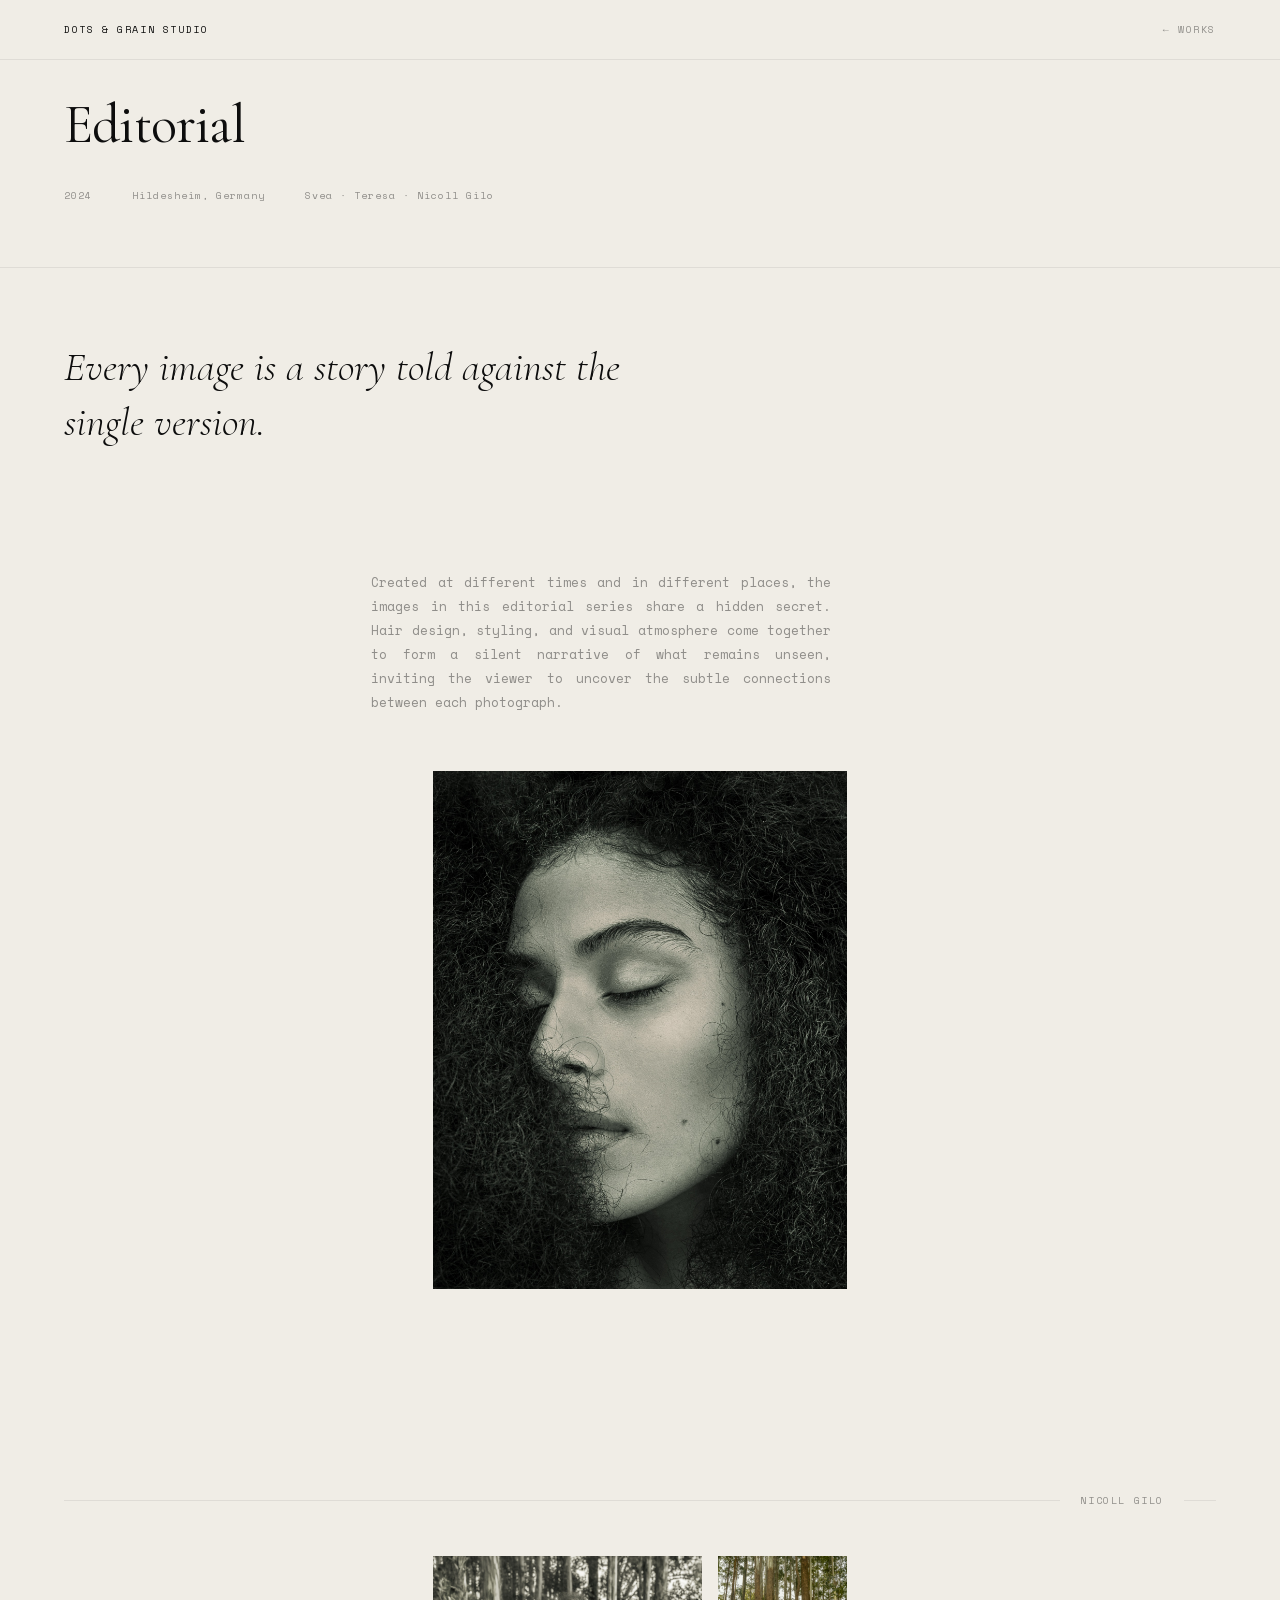
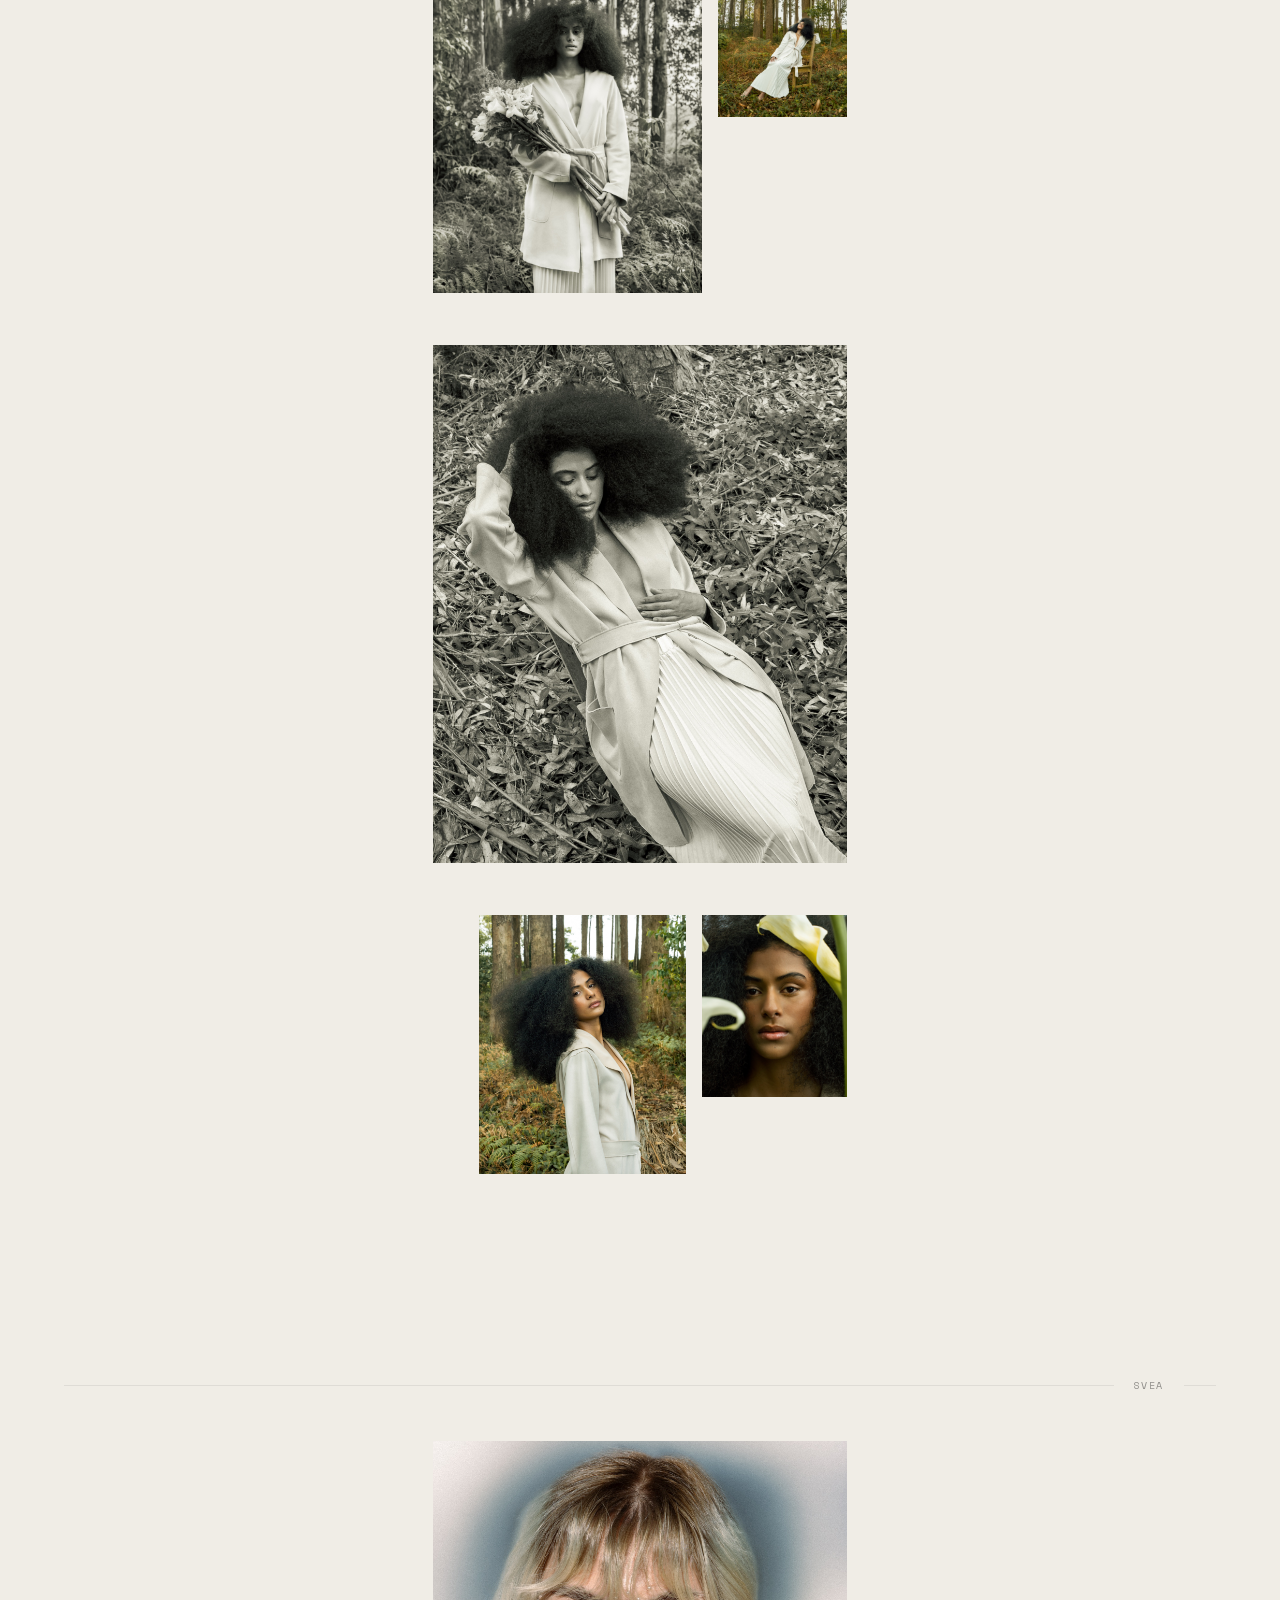
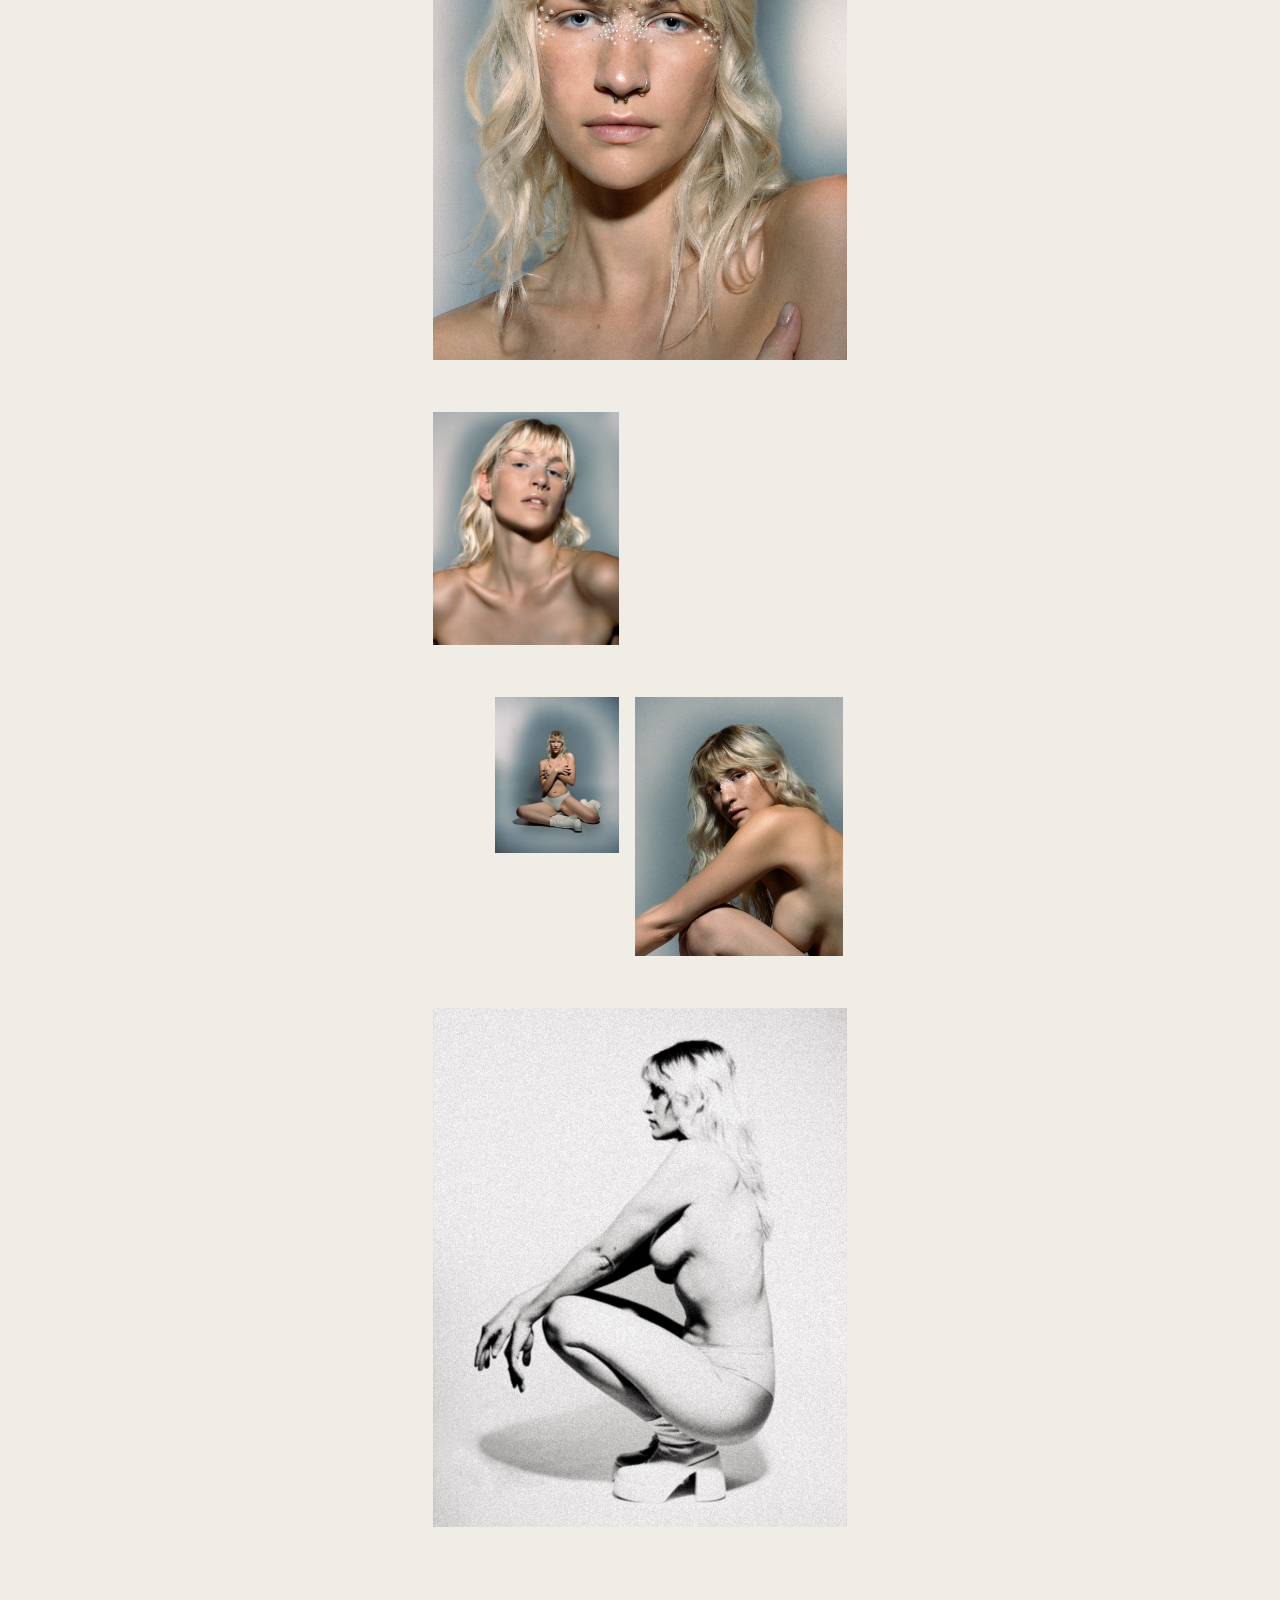
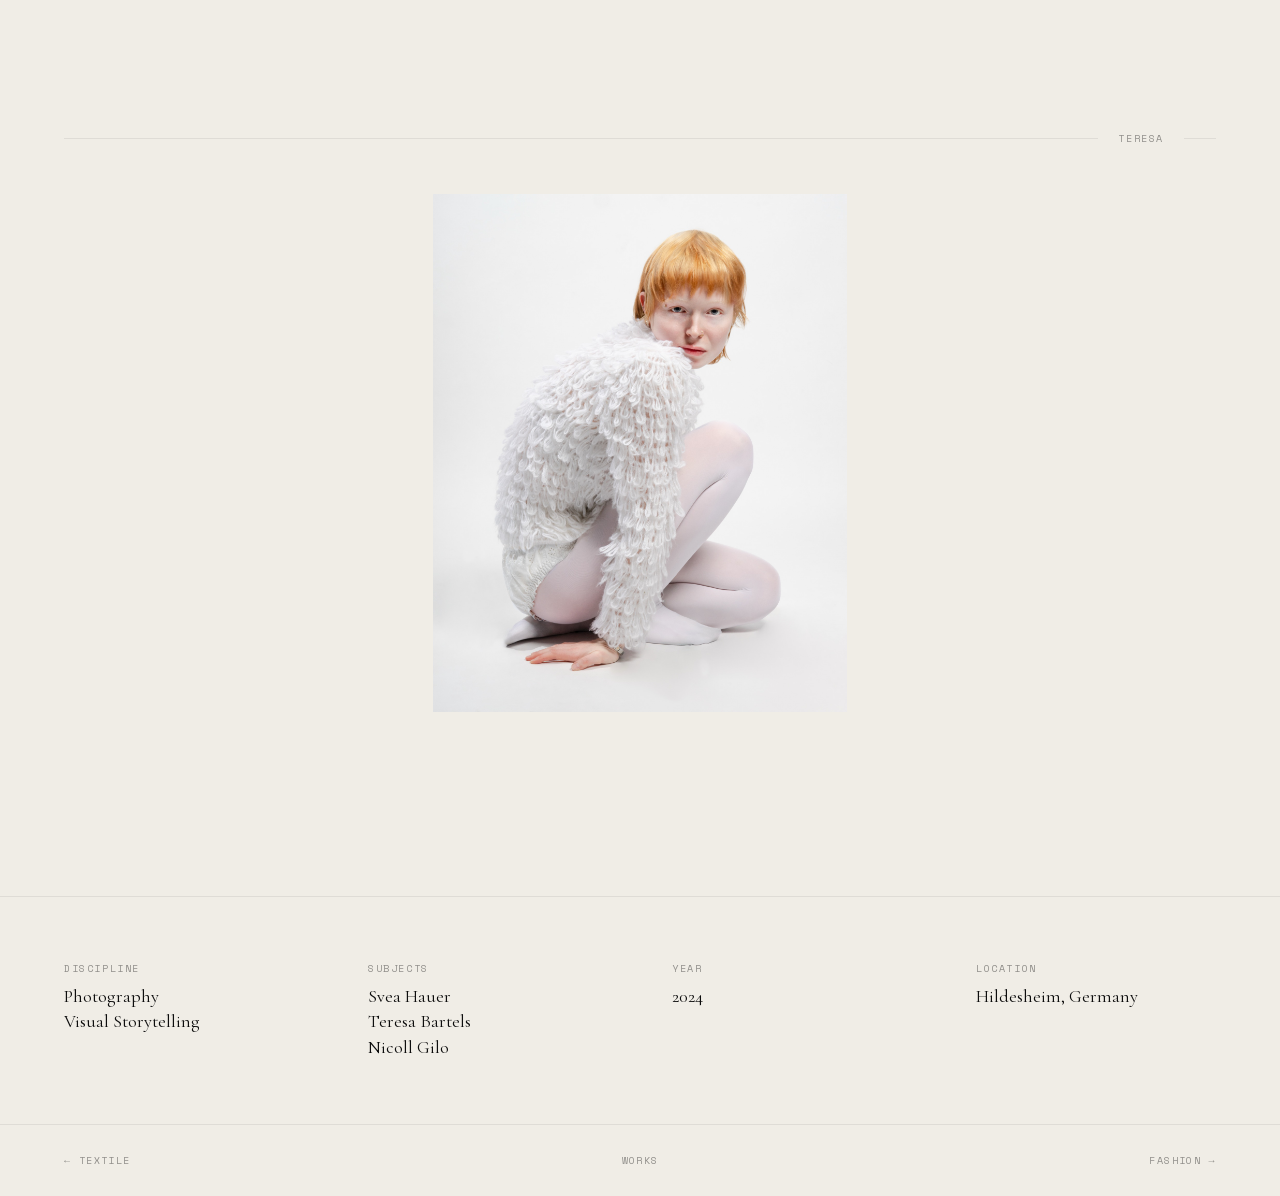
<file: 01_editorial/index.html>
<!DOCTYPE html>
<html lang="en">
<head>
  <meta charset="UTF-8">
  <meta name="viewport" content="width=device-width, initial-scale=1.0">
  <title>Editorial — Dots &amp; Grain Studio</title>
  <link rel="icon" type="image/svg+xml" href="../favicon.svg">
  <link rel="icon" type="image/png" href="../favicon.png">
  
  
  <link rel="stylesheet" href="../fonts.css">
  <link rel="stylesheet" href="../project.css?v=11">
</head>
<body>

<nav class="pnav">
  <a class="pnav-brand" href="../index.html">Dots &amp; Grain Studio</a>
  <a class="pnav-back" href="../index.html#works">← Works</a>
</nav>

<main>

  <header class="phero reveal">
    <div class="phero-num">01</div>
    <h1 class="phero-title">Editorial</h1>
    <div class="phero-meta">
      <span>2024</span>
      <span>Hildesheim, Germany</span>
      <span>Svea · Teresa · Nicoll Gilo</span>
    </div>
  </header>

  <div class="pstatement reveal">
    <p>Every image is a story told against the single version.</p>
  </div>

  <div class="ptext reveal">
    <div class="ptext-inner">
      <p>Created at different times and in different places, the images in this editorial series share a hidden secret. Hair design, styling, and visual atmosphere come together to form a silent narrative of what remains unseen, inviting the viewer to uncover the subtle connections between each photograph.</p>
    </div>
  </div>

  <!-- HERO IMAGE -->
  <div class="psection reveal">
    <div class="prow">
      <div class="pw-full pimg">
        <img src="Nicoll_Gilo/nicoll_gilo_05.jpg" alt="Editorial">
      </div>
    </div>
  </div>

  <div class="pspace-lg"></div>

  <!-- NICOLL GILO -->
  <div class="pdivider reveal"><span>Nicoll Gilo</span></div>

  <div class="psection reveal">
    <div class="prow">
      <div class="pw-65 pimg">
        <img src="Nicoll_Gilo/nicoll_gilo_01.jpg" alt="Nicoll Gilo">
      </div>
      <div class="pw-grow pimg">
        <img src="Nicoll_Gilo/nicoll_gilo_04.jpg" alt="Nicoll Gilo">
      </div>
    </div>
  </div>


  <div class="pspace-sm"></div>

  <div class="psection reveal">
    <div class="prow">
      <div class="pw-full pimg">
        <img src="Nicoll_Gilo/nicoll_gilo_06.jpg" alt="Nicoll Gilo">
      </div>
    </div>
  </div>

  <div class="pspace-sm"></div>

  <div class="psection reveal">
    <div class="prow">
      <div class="pw-50 pimg ml-auto">
        <img src="Nicoll_Gilo/nicoll_gilo_09.jpg" alt="Nicoll Gilo">
      </div>
      <div class="pw-35 pimg">
        <img src="Nicoll_Gilo/nicoll_gilo_11.jpg" alt="Nicoll Gilo">
      </div>
    </div>
  </div>

  <div class="pspace-lg"></div>

  <!-- SVEA -->
  <div class="pdivider reveal"><span>Svea</span></div>

  <div class="psection reveal">
    <div class="prow">
      <div class="pw-full pimg">
        <img src="Svea/01/svea_01_01.jpg" alt="Svea">
      </div>
    </div>
  </div>

  <div class="pspace-sm"></div>

  <div class="psection reveal">
    <div class="prow">
      <div class="pw-45 pimg">
        <img src="Svea/01/svea_01_02.jpg" alt="Svea">
      </div>
    </div>
  </div>

  <div class="pspace-sm"></div>

  <div class="psection reveal">
    <div class="prow">
      <div class="pw-30 pimg ml-15">
        <img src="Svea/01/svea_01_07.jpg" alt="Svea">
      </div>
      <div class="pw-50 pimg">
        <img src="Svea/01/svea_01_08.jpg" alt="Svea">
      </div>
    </div>
  </div>

  <div class="pspace-sm"></div>

  <div class="psection reveal">
    <div class="prow">
      <div class="pw-full pimg">
        <img src="Svea/02/svea_02_03.jpg" alt="Svea">
      </div>
    </div>
  </div>

  <div class="pspace-lg"></div>

  <!-- TERESA -->
  <div class="pdivider reveal"><span>Teresa</span></div>

  <div class="psection reveal">
    <div class="prow">
      <div class="pw-full pimg">
        <img src="Teresa/teresa_01.jpg" alt="Teresa">
      </div>
    </div>
  </div>

  <div class="pspace-xl"></div>

  <!-- CREDITS -->
  <dl class="pcredits reveal">
    <div class="pcredits-item">
      <dt>Discipline</dt>
      <dd>Photography<br>Visual Storytelling</dd>
    </div>
    <div class="pcredits-item">
      <dt>Subjects</dt>
      <dd>Svea Hauer<br>Teresa Bartels<br>Nicoll Gilo</dd>
    </div>
    <div class="pcredits-item">
      <dt>Year</dt>
      <dd>2024</dd>
    </div>
    <div class="pcredits-item">
      <dt>Location</dt>
      <dd>Hildesheim, Germany</dd>
    </div>
  </dl>

</main>

<nav class="pbottomnav">
  <a class="pbn-prev" href="../09_textile/index.html">← Textile</a>
  <a class="pbn-home" href="../index.html#works">Works</a>
  <a class="pbn-next" href="../02_fashion/index.html">Fashion →</a>
</nav>

<script src="../project.js"></script>

</body>
</html>
</file>
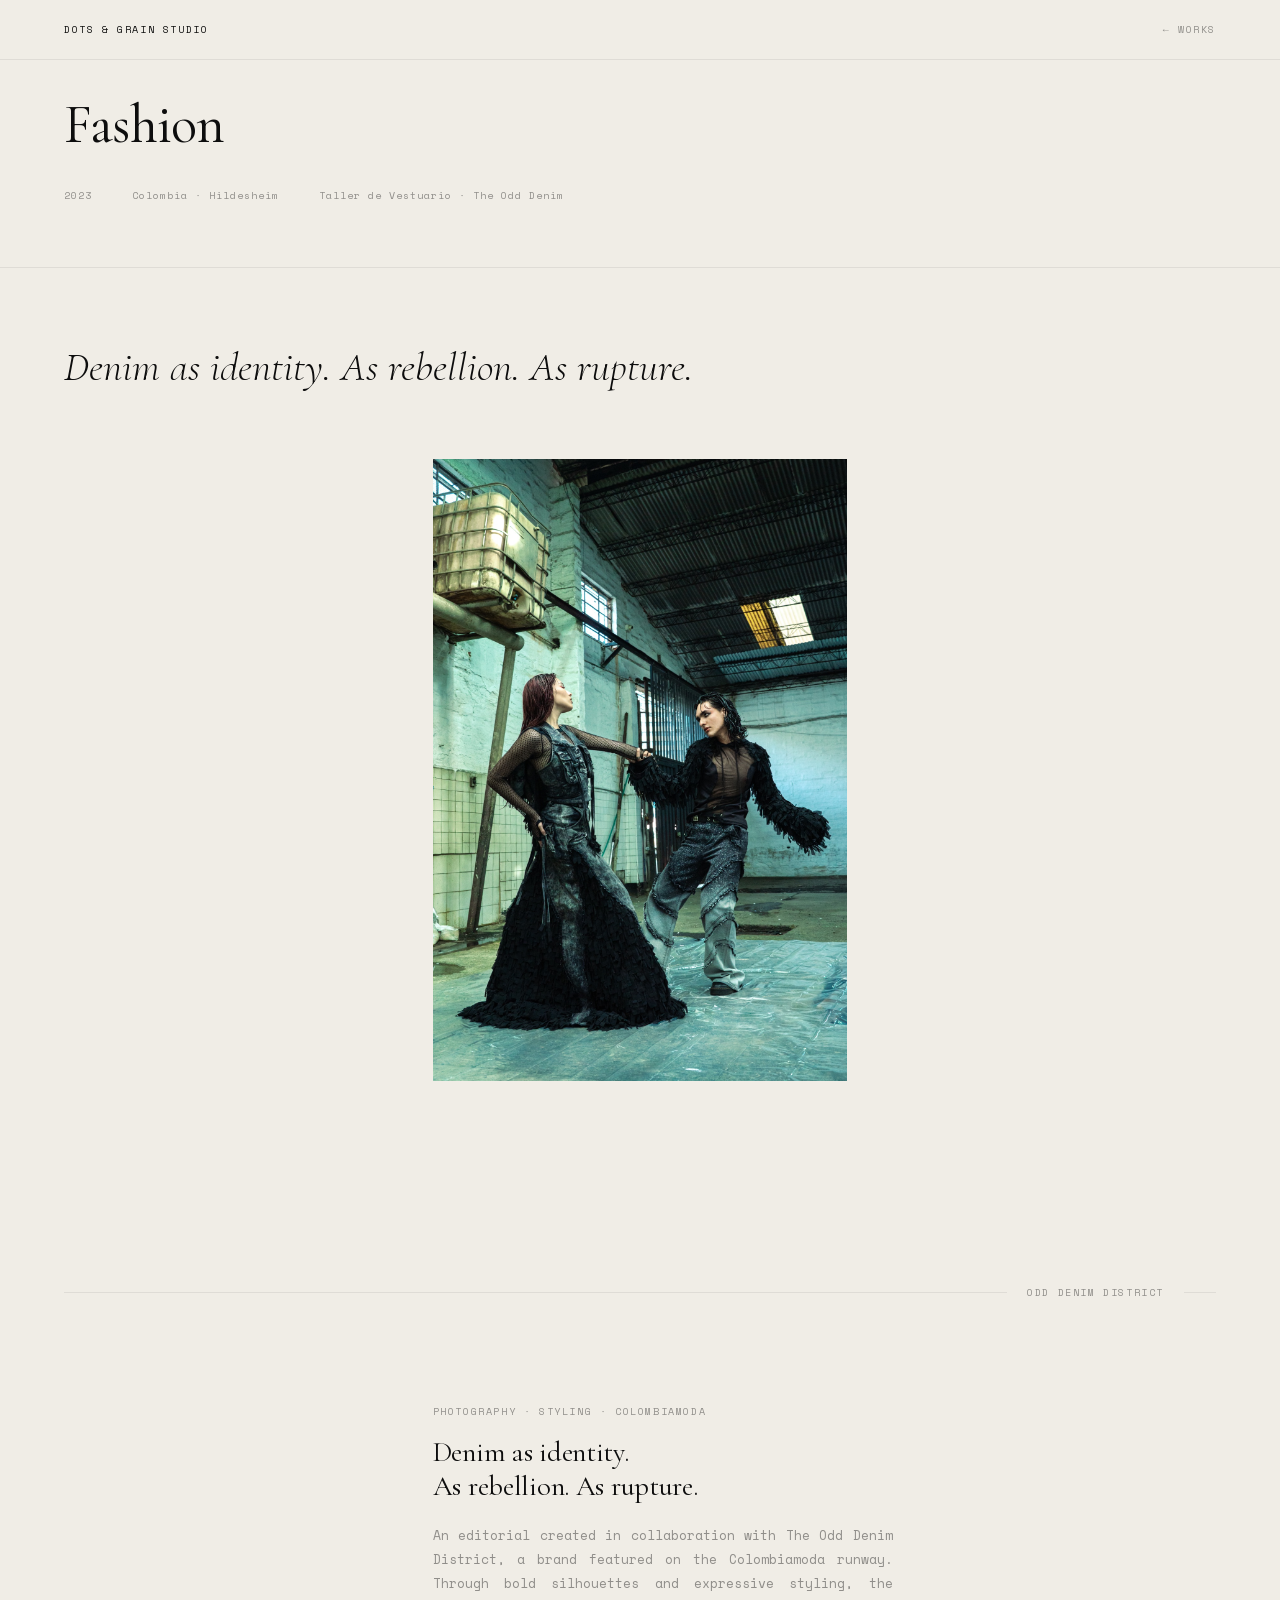
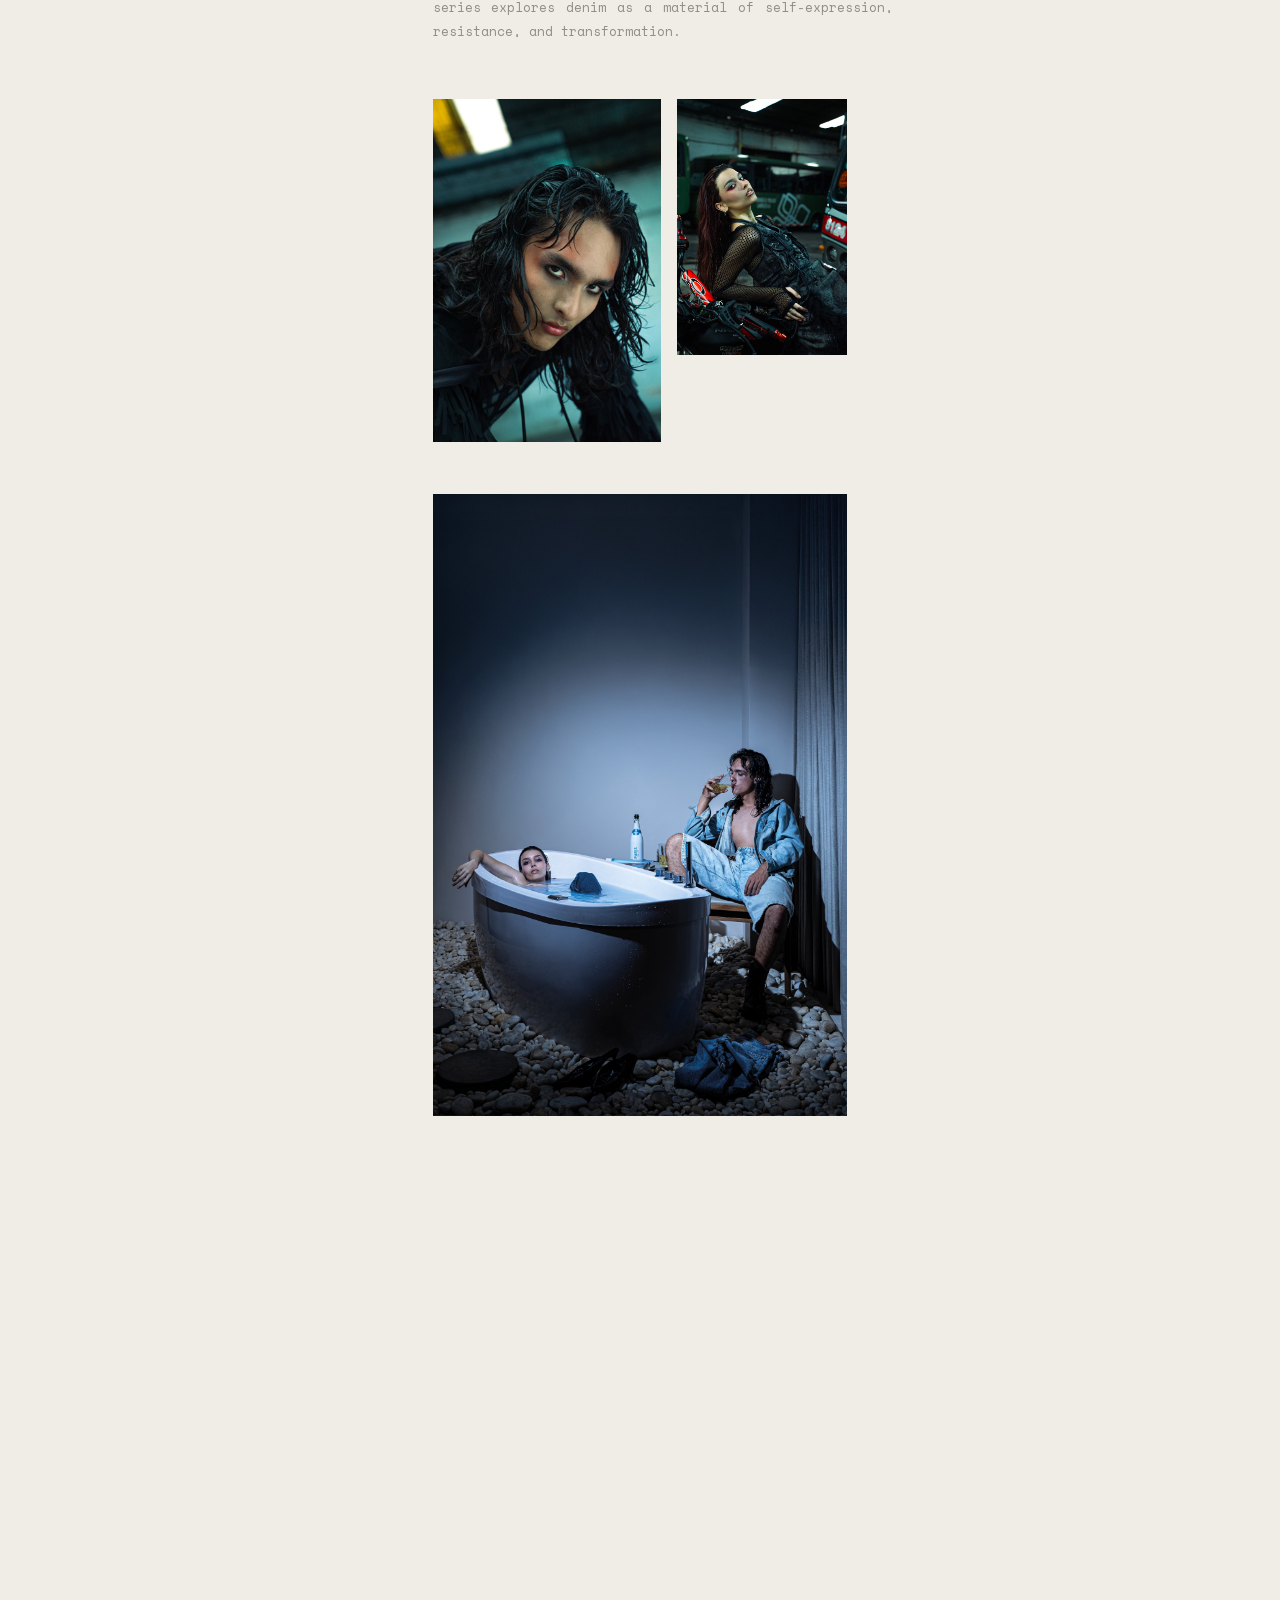
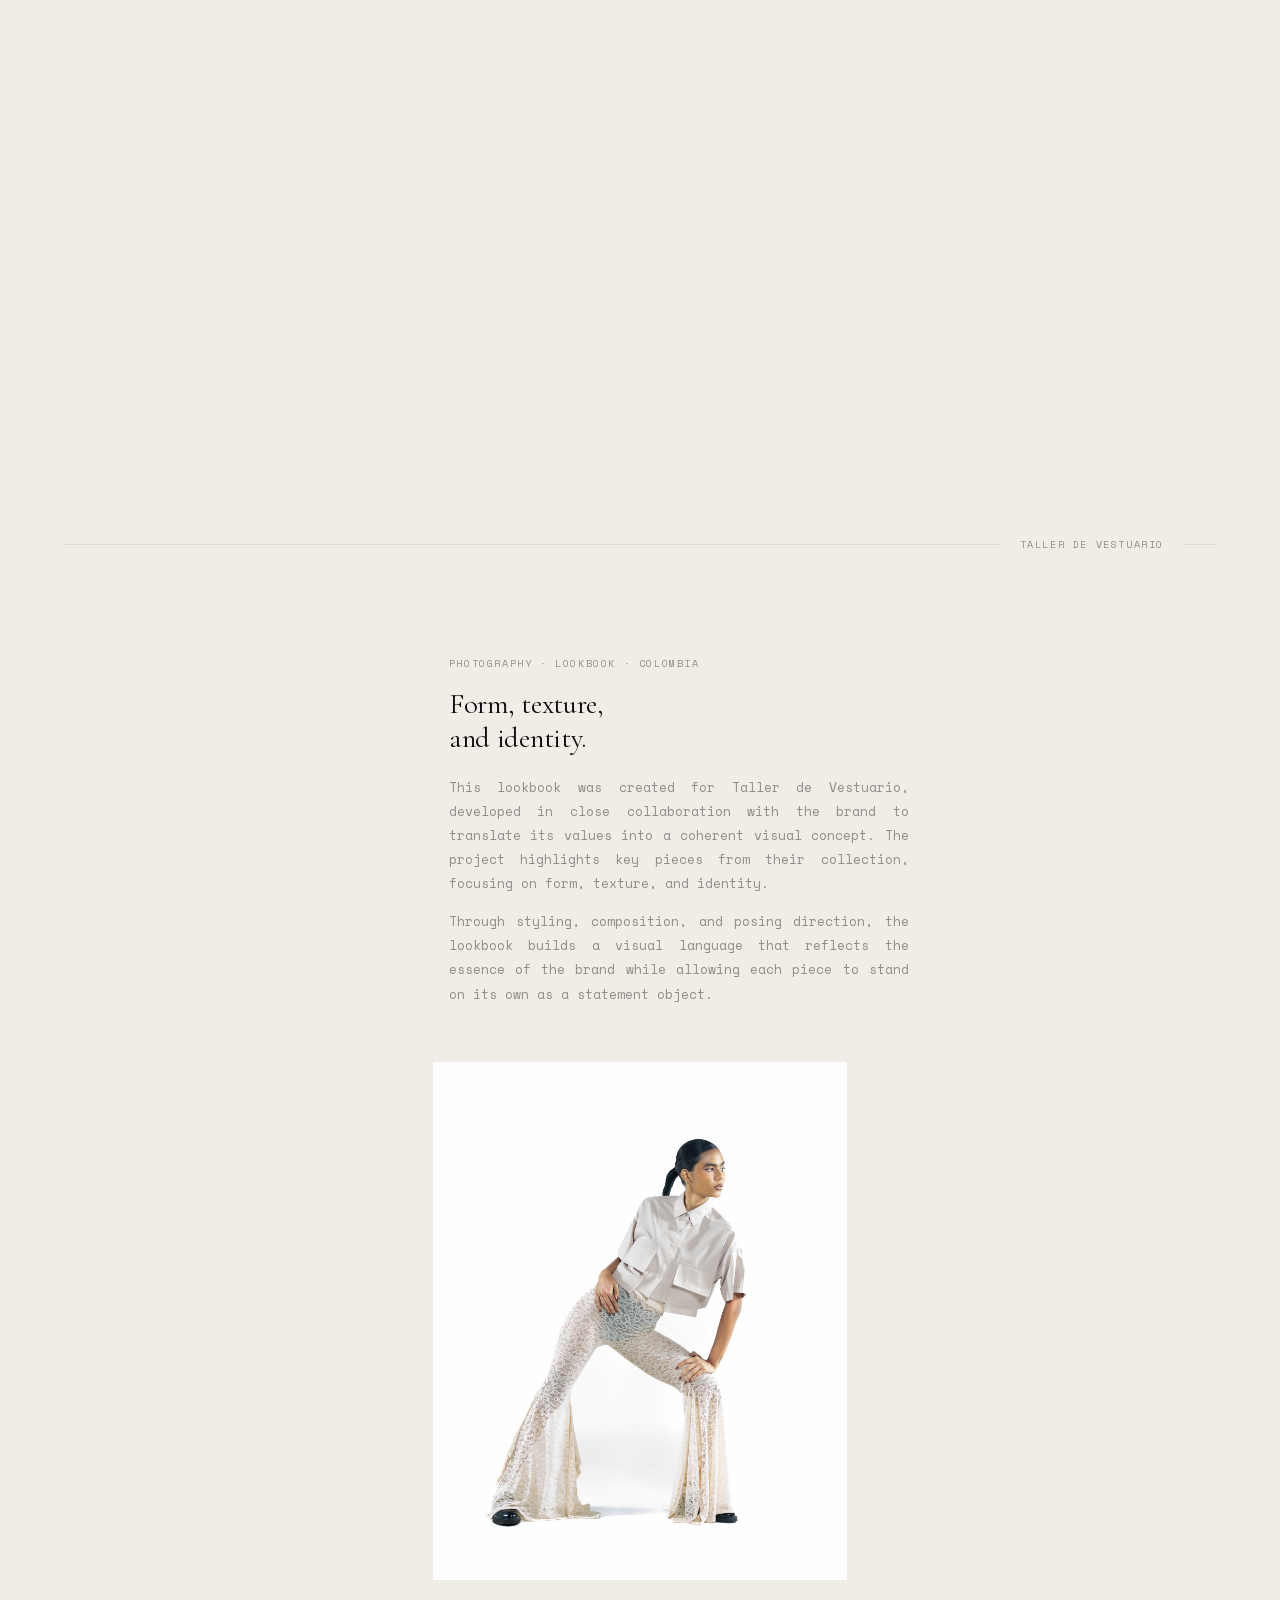
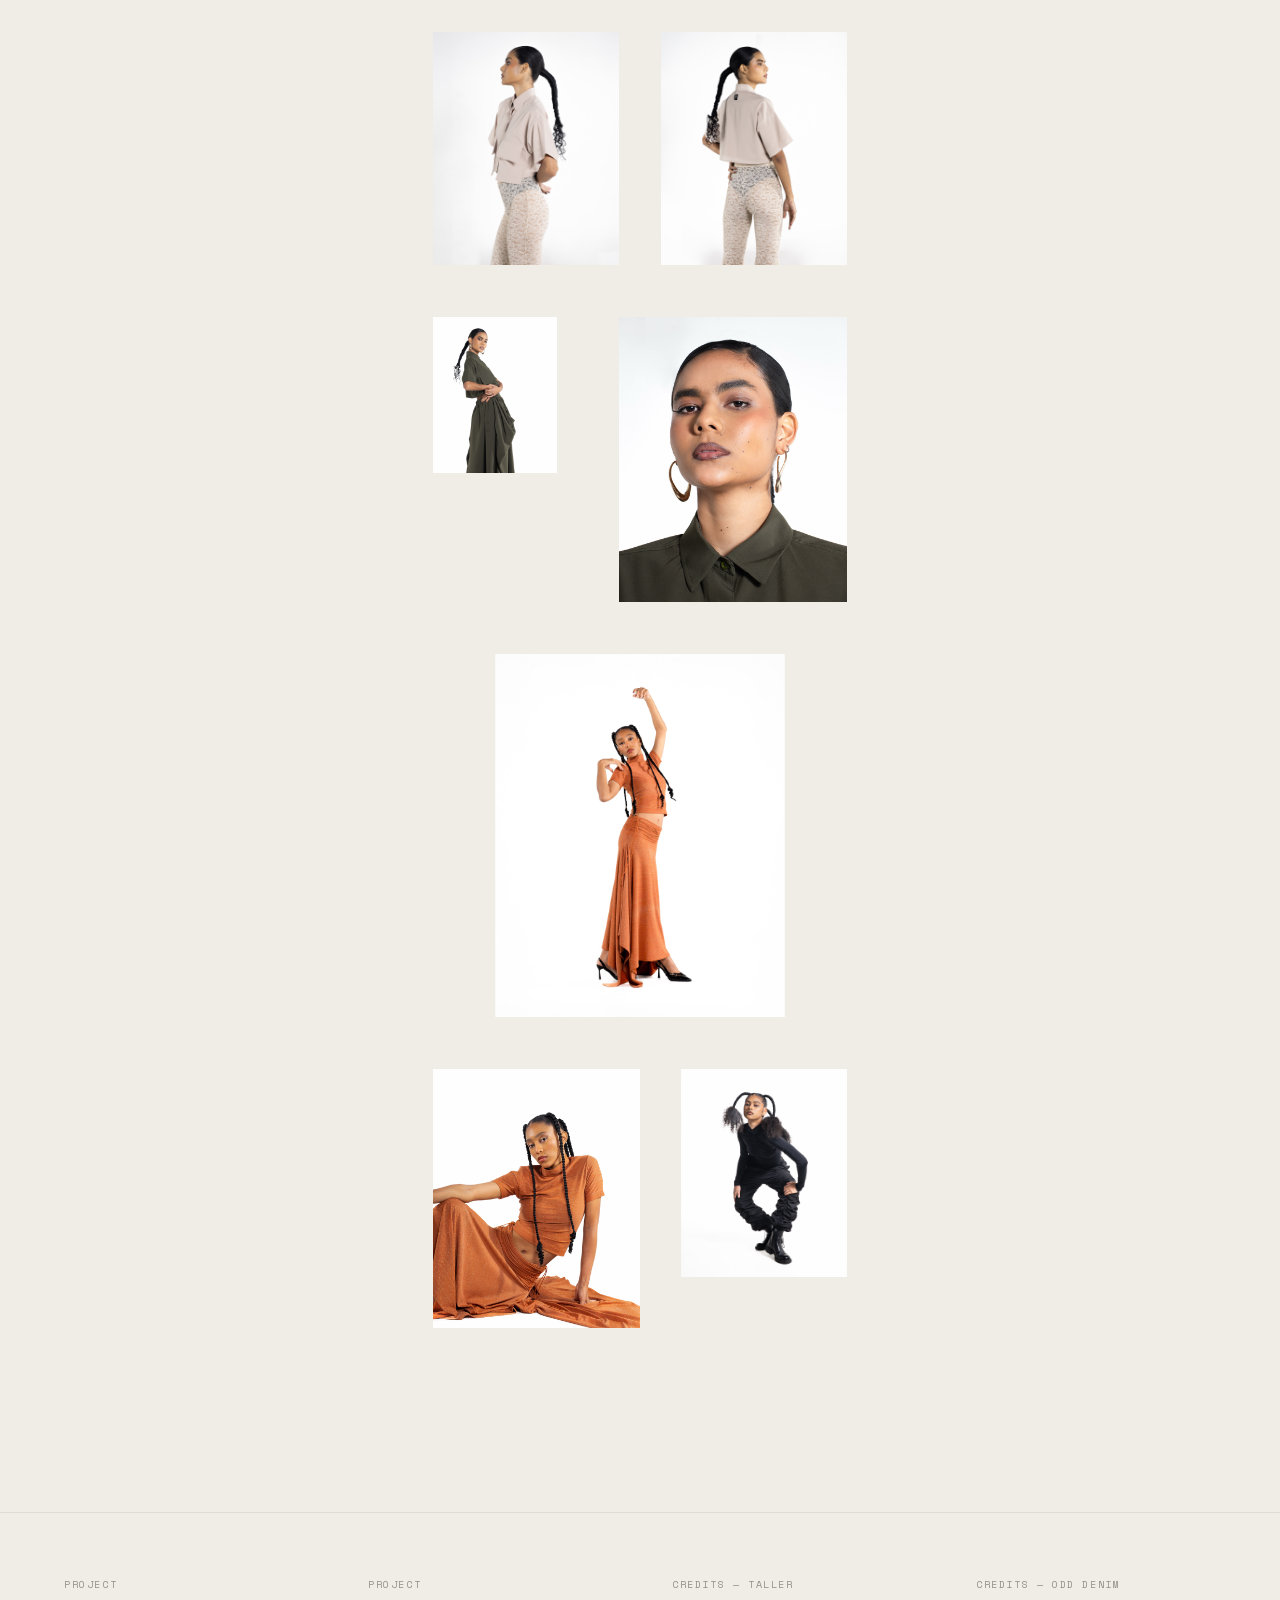
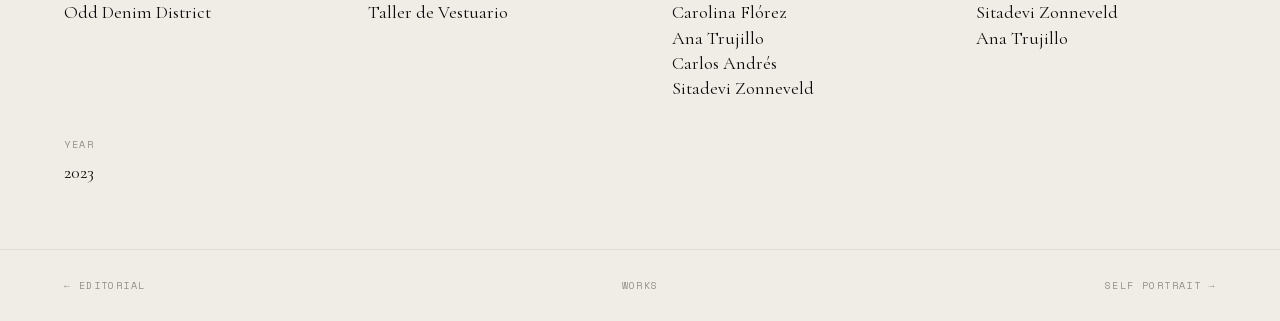
<file: 02_fashion/index.html>
<!DOCTYPE html>
<html lang="en">
<head>
  <meta charset="UTF-8">
  <meta name="viewport" content="width=device-width, initial-scale=1.0">
  <title>Fashion — Dots &amp; Grain Studio</title>
  <link rel="icon" type="image/svg+xml" href="../favicon.svg">
  <link rel="icon" type="image/png" href="../favicon.png">
  
  
  <link rel="stylesheet" href="../fonts.css">
  <link rel="stylesheet" href="../project.css?v=11">
</head>
<body>

<nav class="pnav">
  <a class="pnav-brand" href="../index.html">Dots &amp; Grain Studio</a>
  <a class="pnav-back" href="../index.html#works">← Works</a>
</nav>

<main>

  <header class="phero reveal">
    <div class="phero-num">02</div>
    <h1 class="phero-title">Fashion</h1>

    <div class="phero-meta">
      <span>2023</span>
      <span>Colombia · Hildesheim</span>
      <span>Taller de Vestuario · The Odd Denim</span>
    </div>
  </header>

  <div class="pstatement reveal">
    <p style="max-width: 1200px;">Denim as identity. As rebellion. As rupture.</p>
  </div>

  <!-- HERO IMAGE -->
  <div class="psection reveal">
    <div class="prow">
      <div class="pw-full pimg">
        <img src="The_Odd_Denim/odd_denim_01.jpg" alt="Odd Denim District">
      </div>
    </div>
  </div>

  <div class="pspace-lg"></div>

  <!-- ODD DENIM -->
  <div class="pdivider reveal"><span>Odd Denim District</span></div>

  <div class="ptext reveal">
    <div class="ptext-inner" style="margin-left: calc(8vw - 0.64 * var(--g))">
      <span class="label">Photography · Styling · Colombiamoda</span>
      <h2>Denim as identity.<br>As rebellion. As rupture.</h2>
      <p>An editorial created in collaboration with The Odd Denim District, a brand featured on the Colombiamoda runway. Through bold silhouettes and expressive styling, the series explores denim as a material of self-expression, resistance, and transformation.</p>
    </div>
  </div>

  <div class="psection reveal">
    <div class="prow">
      <div class="pw-55 pimg">
        <img src="The_Odd_Denim/odd_denim_02.jpg" alt="Odd Denim">
      </div>
      <div class="pw-grow pimg">
        <img src="The_Odd_Denim/odd_denim_03.jpg" alt="Odd Denim">
      </div>
    </div>
  </div>

  <div class="pspace-sm"></div>

  <div class="psection reveal">
    <div class="prow">
      <div class="pw-full pimg">
        <img src="The_Odd_Denim/odd_denim_04.jpg" alt="Odd Denim">
      </div>
    </div>
  </div>

  <div class="pspace-sm"></div>

  <div class="psection reveal">
    <div class="prow">
      <div class="pw-40 pimg ml-20">
        <img src="The_Odd_Denim/odd_denim_05.jpg" alt="Odd Denim">
      </div>
      <div class="pw-30 pimg">
        <img src="The_Odd_Denim/odd_denim_06.jpg" alt="Odd Denim">
      </div>
    </div>
  </div>

  <div class="pspace-sm"></div>

  <div class="psection reveal">
    <div class="prow">
      <div class="pw-65 pimg">
        <img src="The_Odd_Denim/odd_denim_07.jpg" alt="Odd Denim">
      </div>
      <div class="pw-grow pimg">
        <img src="The_Odd_Denim/odd_denim_08.jpg" alt="Odd Denim">
      </div>
    </div>
  </div>

  <div class="pspace-xl"></div>

  <!-- TALLER DE VESTUARIO -->
  <div class="pdivider reveal"><span>Taller de Vestuario</span></div>

  <div class="ptext reveal">
    <div class="ptext-inner right">
      <span class="label">Photography · Lookbook · Colombia</span>
      <h2>Form, texture,<br>and identity.</h2>
      <p>This lookbook was created for Taller de Vestuario, developed in close collaboration with the brand to translate its values into a coherent visual concept. The project highlights key pieces from their collection, focusing on form, texture, and identity.</p>
      <p>Through styling, composition, and posing direction, the lookbook builds a visual language that reflects the essence of the brand while allowing each piece to stand on its own as a statement object.</p>
    </div>
  </div>

  <div class="psection reveal">
    <div class="prow">
      <div class="pw-full pimg">
        <img src="Taller_de_Vestuario/taller_de_vestuario_01.jpg" alt="Taller de Vestuario">
      </div>
    </div>
  </div>

  <div class="pspace-sm"></div>

  <div class="psection reveal">
    <div class="prow">
      <div class="pw-45 pimg">
        <img src="Taller_de_Vestuario/taller_de_vestuario_03.jpg" alt="Taller de Vestuario">
      </div>
      <div class="pw-45 pimg ml-auto">
        <img src="Taller_de_Vestuario/taller_de_vestuario_04.jpg" alt="Taller de Vestuario">
      </div>
    </div>
  </div>

  <div class="pspace-sm"></div>

  <div class="psection reveal">
    <div class="prow">
      <div class="pw-30 pimg">
        <img src="Taller_de_Vestuario/taller_de_vestuario_06.jpg" alt="Taller de Vestuario">
      </div>
      <div class="pw-55 pimg ml-auto">
        <img src="Taller_de_Vestuario/taller_de_vestuario_08.jpg" alt="Taller de Vestuario">
      </div>
    </div>
  </div>

  <div class="pspace-sm"></div>

  <div class="psection reveal">
    <div class="prow">
      <div class="pw-70 pimg ml-15">
        <img src="Taller_de_Vestuario/taller_de_vestuario_10.jpg" alt="Taller de Vestuario">
      </div>
    </div>
  </div>

  <div class="pspace-sm"></div>

  <div class="psection reveal">
    <div class="prow">
      <div class="pw-50 pimg">
        <img src="Taller_de_Vestuario/taller_de_vestuario_12.jpg" alt="Taller de Vestuario">
      </div>
      <div class="pw-40 pimg ml-auto">
        <img src="Taller_de_Vestuario/taller_de_vestuario_14.jpg" alt="Taller de Vestuario">
      </div>
    </div>
  </div>

  <div class="pspace-xl"></div>

  <dl class="pcredits reveal">
    <div class="pcredits-item">
      <dt>Project</dt>
      <dd>Odd Denim District</dd>
    </div>
    <div class="pcredits-item">
      <dt>Project</dt>
      <dd>Taller de Vestuario</dd>
    </div>
    <div class="pcredits-item">
      <dt>Credits — Taller</dt>
      <dd>Carolina Flórez<br>Ana Trujillo<br>Carlos Andrés<br>Sitadevi Zonneveld</dd>
    </div>
    <div class="pcredits-item">
      <dt>Credits — Odd Denim</dt>
      <dd>Sitadevi Zonneveld<br>Ana Trujillo</dd>
    </div>
    <div class="pcredits-item">
      <dt>Year</dt>
      <dd>2023</dd>
    </div>
  </dl>

</main>

<nav class="pbottomnav">
  <a class="pbn-prev" href="../01_editorial/index.html">← Editorial</a>
  <a class="pbn-home" href="../index.html#works">Works</a>
  <a class="pbn-next" href="../03_self-portrait/index.html">Self Portrait →</a>
</nav>

<script src="../project.js"></script>

</body>
</html>
</file>
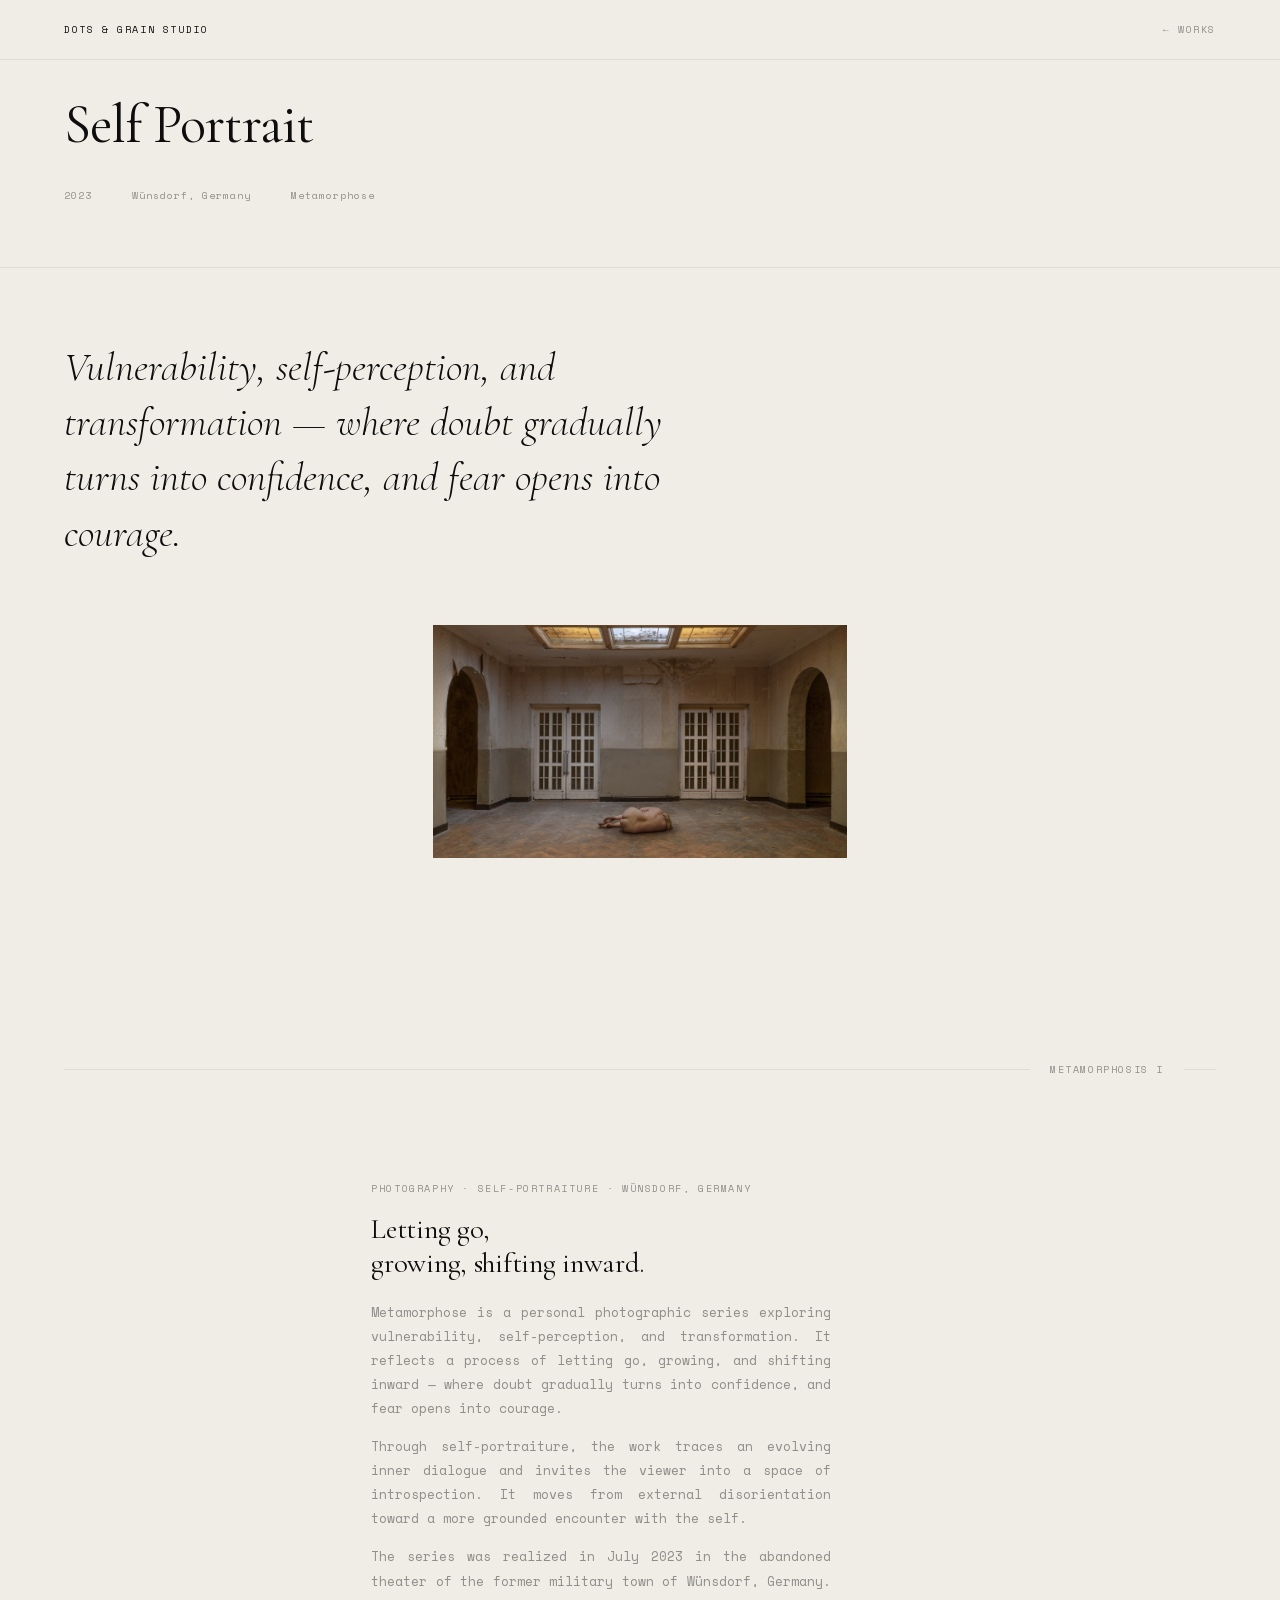
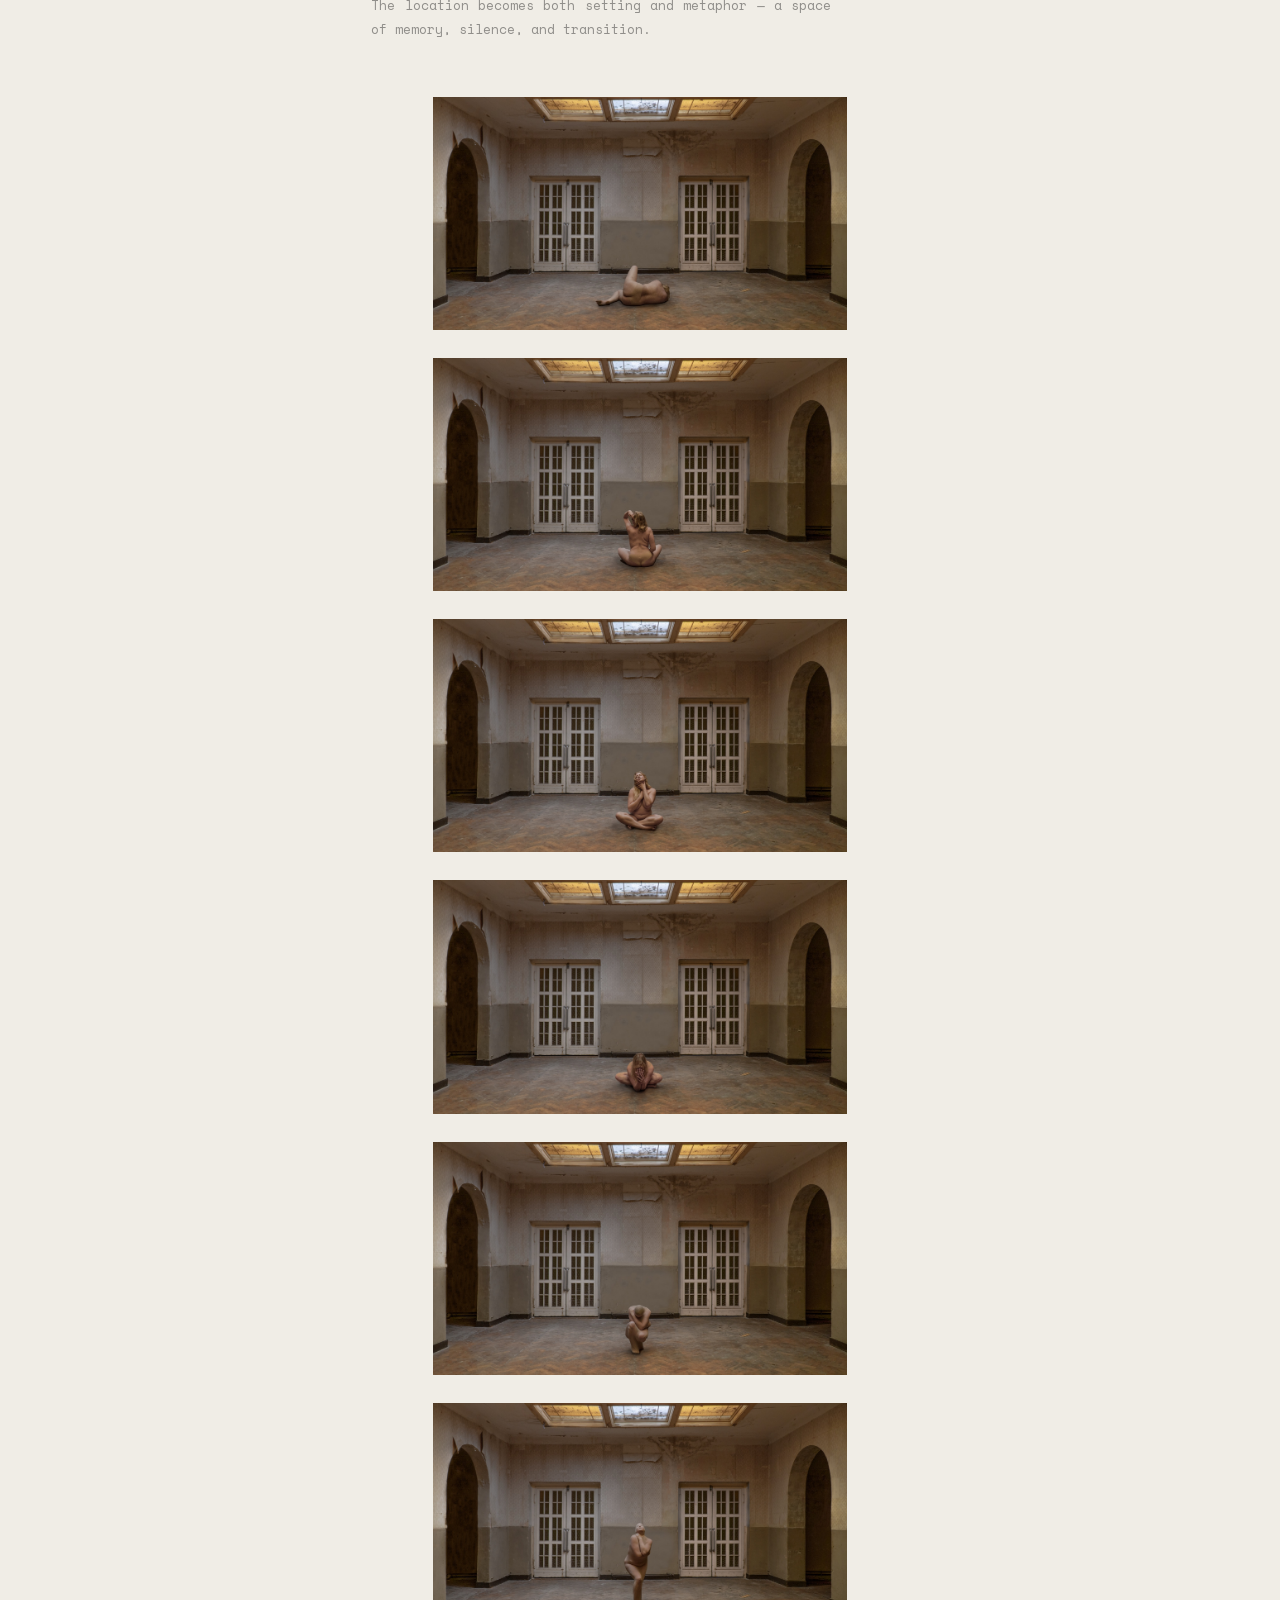
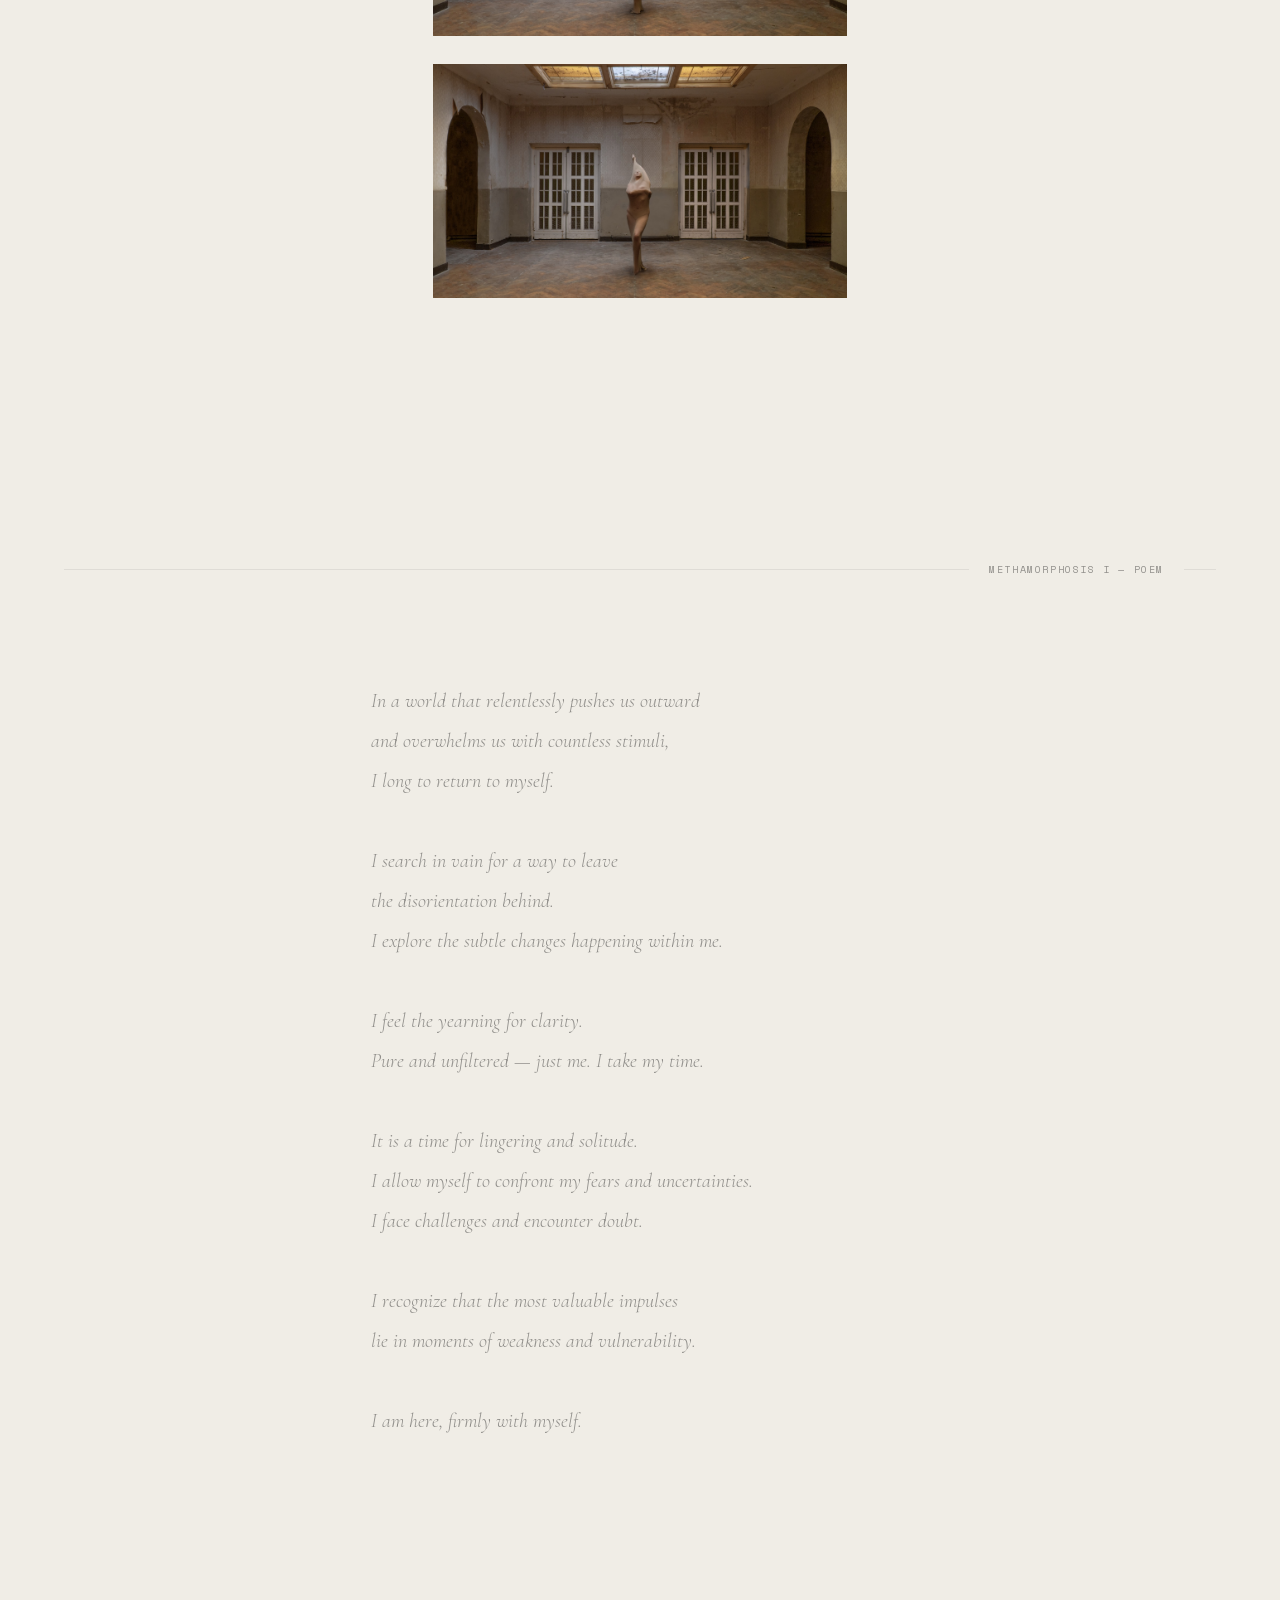
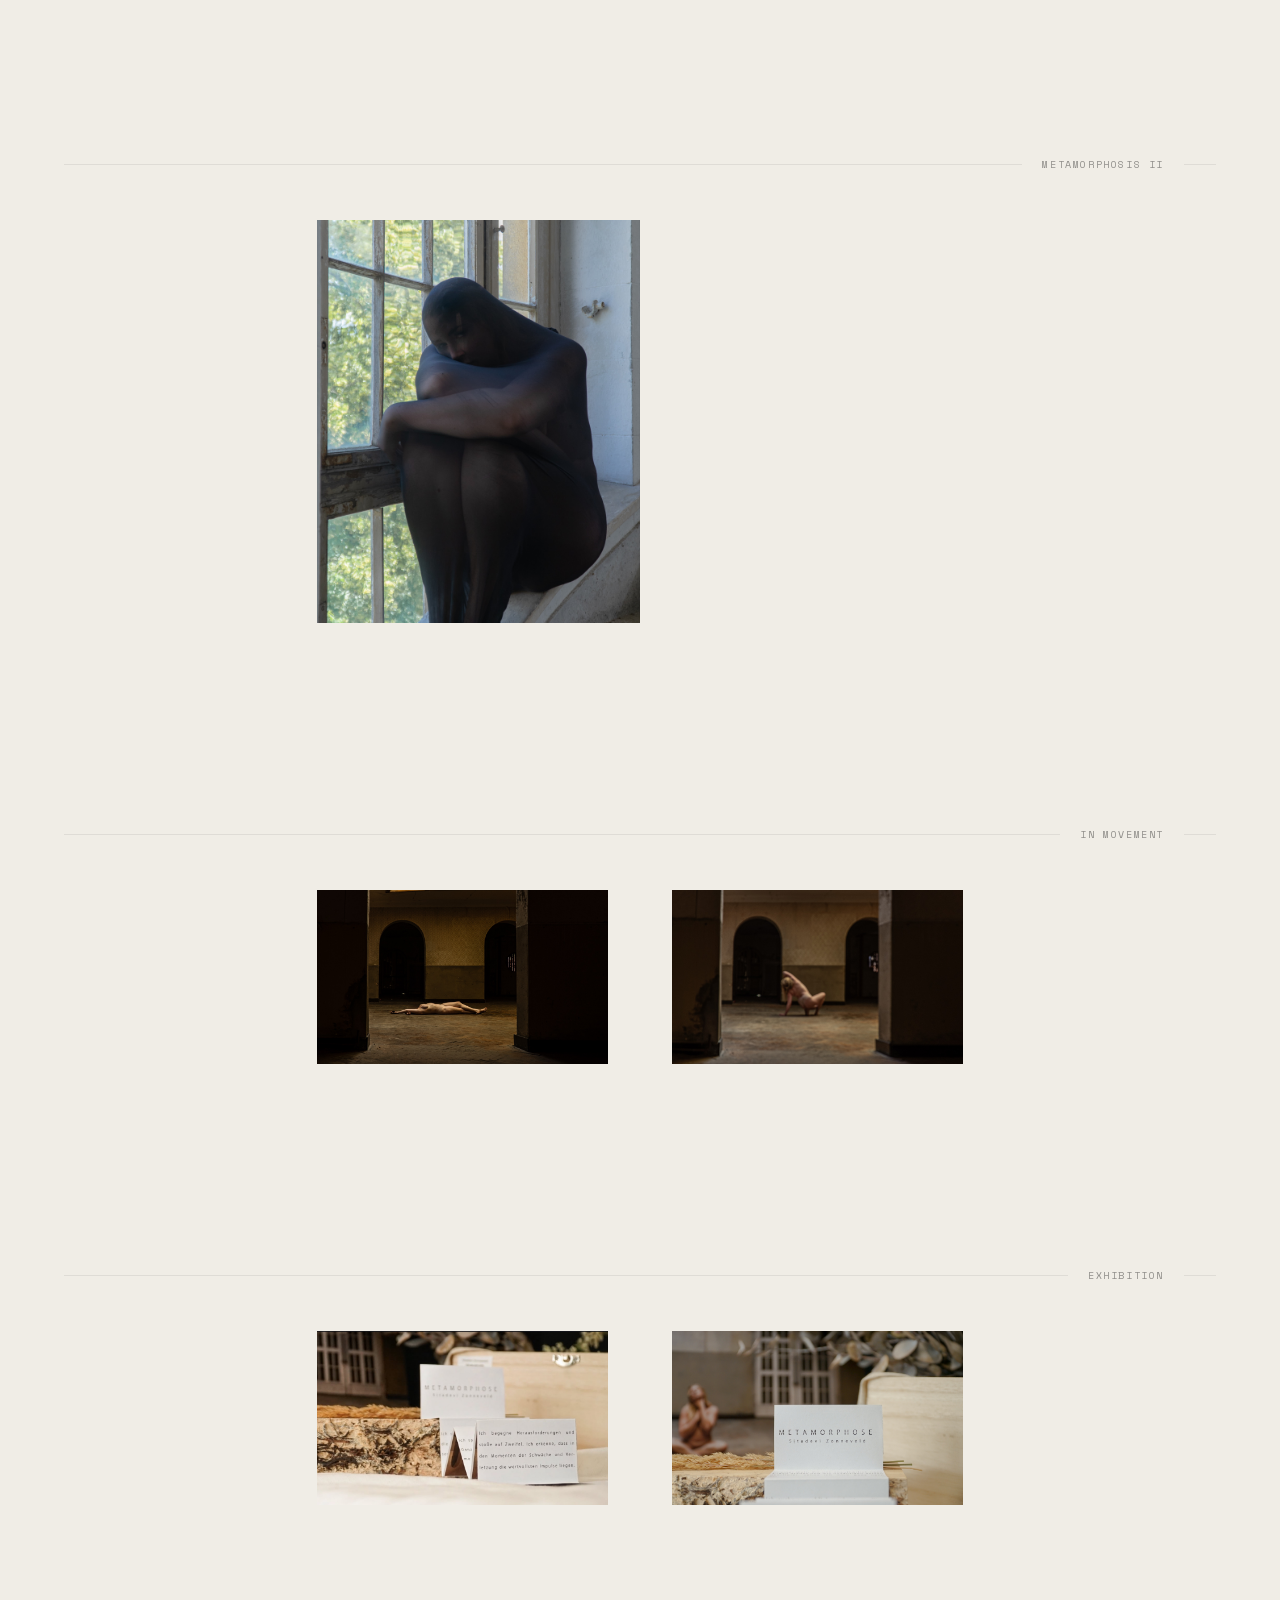
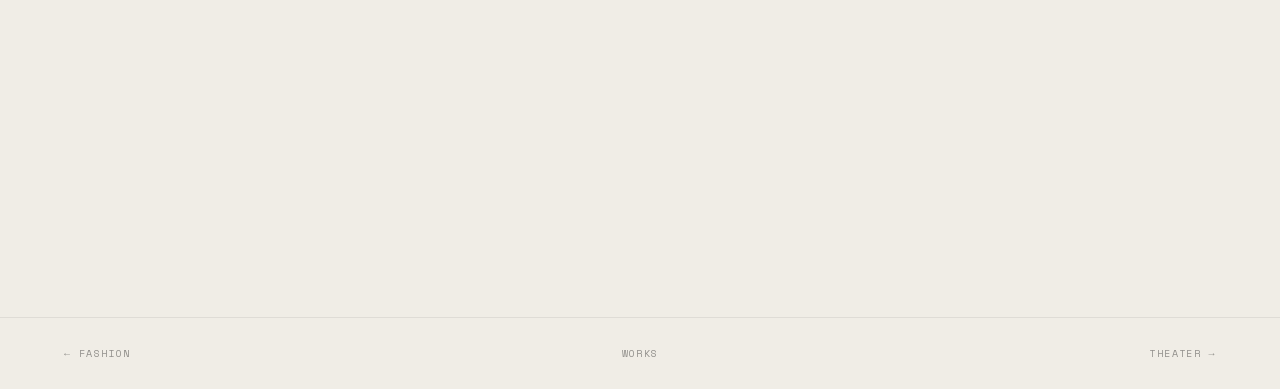
<file: 03_self-portrait/index.html>
<!DOCTYPE html>
<html lang="en">
<head>
  <meta charset="UTF-8">
  <meta name="viewport" content="width=device-width, initial-scale=1.0">
  <title>Self Portrait — Dots &amp; Grain Studio</title>
  <link rel="icon" type="image/svg+xml" href="../favicon.svg">
  <link rel="icon" type="image/png" href="../favicon.png">
  
  
  <link rel="stylesheet" href="../fonts.css">
  <link rel="stylesheet" href="../project.css?v=11">
</head>
<body>

<nav class="pnav">
  <a class="pnav-brand" href="../index.html">Dots &amp; Grain Studio</a>
  <a class="pnav-back" href="../index.html#works">← Works</a>
</nav>

<main>

  <header class="phero reveal">
    <div class="phero-num">03</div>
    <h1 class="phero-title">Self Portrait</h1>
    <div class="phero-meta">
      <span>2023</span>
      <span>Wünsdorf, Germany</span>
      <span>Metamorphose</span>
    </div>
  </header>

  <div class="pstatement reveal">
    <p>Vulnerability, self-perception, and transformation — where doubt gradually turns into confidence, and fear opens into courage.</p>
  </div>

  <div class="psection reveal">
    <div class="prow">
      <div class="pw-full pimg">
        <img src="Metamorphosis/Methamorphosis_1/methamorphosis_1_01.jpg" alt="Metamorphose">
      </div>
    </div>
  </div>

  <div class="pspace-lg"></div>

  <div class="pdivider reveal"><span>Metamorphosis I</span></div>

  <div class="ptext reveal">
    <div class="ptext-inner">
      <span class="label">Photography · Self-Portraiture · Wünsdorf, Germany</span>
      <h2>Letting go,<br>growing, shifting inward.</h2>
      <p>Metamorphose is a personal photographic series exploring vulnerability, self-perception, and transformation. It reflects a process of letting go, growing, and shifting inward — where doubt gradually turns into confidence, and fear opens into courage.</p>
      <p>Through self-portraiture, the work traces an evolving inner dialogue and invites the viewer into a space of introspection. It moves from external disorientation toward a more grounded encounter with the self.</p>
      <p>The series was realized in July 2023 in the abandoned theater of the former military town of Wünsdorf, Germany. The location becomes both setting and metaphor — a space of memory, silence, and transition.</p>
    </div>
  </div>

  <div class="psection reveal">
    <div class="prow">
      <div class="pw-full pimg">
        <img src="Metamorphosis/Methamorphosis_1/methamorphosis_1_02.jpg" alt="Metamorphose">
      </div>
    </div>
  </div>

  <div class="pspace-xs"></div>

  <div class="psection reveal">
    <div class="prow">
      <div class="pw-full pimg">
        <img src="Metamorphosis/Methamorphosis_1/methamorphosis_1_03.jpg" alt="Metamorphose">
      </div>
    </div>
  </div>

  <div class="pspace-xs"></div>

  <div class="psection reveal">
    <div class="prow">
      <div class="pw-full pimg">
        <img src="Metamorphosis/Methamorphosis_1/methamorphosis_1_04.jpg" alt="Metamorphose">
      </div>
    </div>
  </div>

  <div class="pspace-xs"></div>

  <div class="psection reveal">
    <div class="prow">
      <div class="pw-full pimg">
        <img src="Metamorphosis/Methamorphosis_1/methamorphosis_1_05.jpg" alt="Metamorphose">
      </div>
    </div>
  </div>

  <div class="pspace-xs"></div>

  <div class="psection reveal">
    <div class="prow">
      <div class="pw-full pimg">
        <img src="Metamorphosis/Methamorphosis_1/methamorphosis_1_06.jpg" alt="Metamorphose">
      </div>
    </div>
  </div>

  <div class="pspace-xs"></div>

  <div class="psection reveal">
    <div class="prow">
      <div class="pw-full pimg">
        <img src="Metamorphosis/Methamorphosis_1/methamorphosis_1_07.jpg" alt="Metamorphose">
      </div>
    </div>
  </div>

  <div class="pspace-xs"></div>

  <div class="psection reveal">
    <div class="prow">
      <div class="pw-full pimg">
        <img src="Metamorphosis/Methamorphosis_1/methamorphosis_1_08.jpg" alt="Metamorphose">
      </div>
    </div>
  </div>

  <div class="pspace-xl"></div>

  <div class="pdivider reveal"><span>Methamorphosis I — Poem</span></div>

  <div class="ppoem reveal">
    <p>
      In a world that relentlessly pushes us outward<br>
      and overwhelms us with countless stimuli,<br>
      I long to return to myself.<br>
      <br>
      I search in vain for a way to leave<br>
      the disorientation behind.<br>
      I explore the subtle changes happening within me.<br>
      <br>
      I feel the yearning for clarity.<br>
      Pure and unfiltered — just me. I take my time.<br>
      <br>
      It is a time for lingering and solitude.<br>
      I allow myself to confront my fears and uncertainties.<br>
      I face challenges and encounter doubt.<br>
      <br>
      I recognize that the most valuable impulses<br>
      lie in moments of weakness and vulnerability.<br>
      <br>
      I am here, firmly with myself.
    </p>
  </div>

  <div class="pspace-xl"></div>

  <div class="pdivider reveal"><span>Metamorphosis II</span></div>

  <div class="psection reveal">
    <div class="prow prow-lg">
      <div class="pw-50 pimg">
        <img src="Metamorphosis/Metamorphosis_2/metamorphosis_2_01.jpg" alt="Metamorphose II">
      </div>
    </div>
  </div>

  <div class="pspace-lg"></div>

  <div class="pdivider reveal"><span>In Movement</span></div>

  <div class="psection reveal">
    <div class="prow prow-lg prow-equal-h">
      <div class="pw-45 pimg">
        <img src="Metamorphosis/In Movement/in_movement_01.jpg" alt="In Movement">
      </div>
      <div class="pw-45 pimg ml-auto">
        <img src="Metamorphosis/In Movement/in_movement_02.jpg" alt="In Movement">
      </div>
    </div>
  </div>

  <div class="pspace-lg"></div>

  <div class="pdivider reveal"><span>Exhibition</span></div>

  <div class="psection reveal">
    <div class="prow prow-lg prow-equal-h">
      <div class="pw-45 pimg">
        <img src="Metamorphosis/Exhibiton/exhibition_01.jpg" alt="Exhibition">
      </div>
      <div class="pw-45 pimg ml-auto">
        <img src="Metamorphosis/Exhibiton/exhibition_02.jpg" alt="Exhibition">
      </div>
    </div>
  </div>

  <div class="pspace-xl"></div>

  <dl class="pcredits reveal">
    <div class="pcredits-item">
      <dt>Discipline</dt>
      <dd>Photography<br>Art Direction<br>Self-Portraiture</dd>
    </div>
    <div class="pcredits-item">
      <dt>Location</dt>
      <dd>Wünsdorf, Germany<br>Abandoned Theater</dd>
    </div>
    <div class="pcredits-item">
      <dt>Year</dt>
      <dd>2023</dd>
    </div>
  </dl>

</main>

<nav class="pbottomnav">
  <a class="pbn-prev" href="../02_fashion/index.html">← Fashion</a>
  <a class="pbn-home" href="../index.html#works">Works</a>
  <a class="pbn-next" href="../04_theater-costume/index.html">Theater →</a>
</nav>

<script src="../project.js"></script>

</body>
</html>
</file>
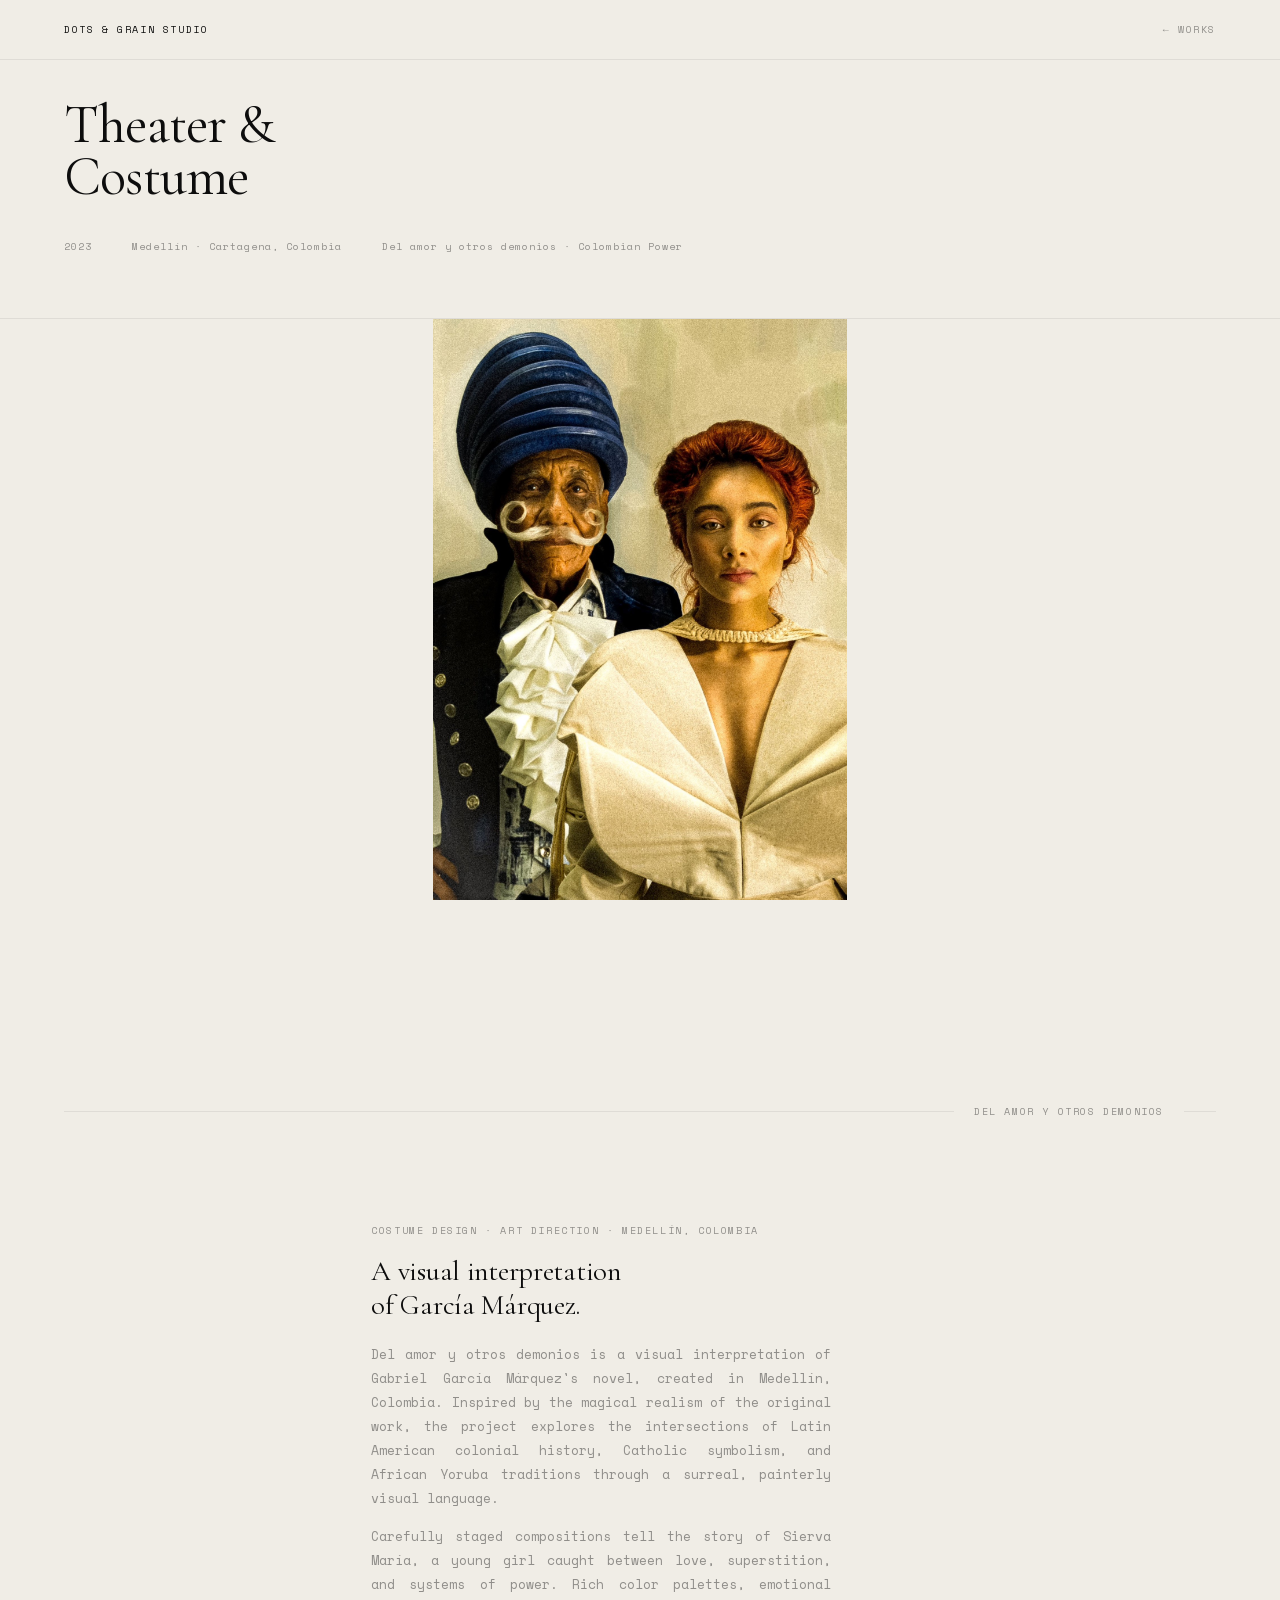
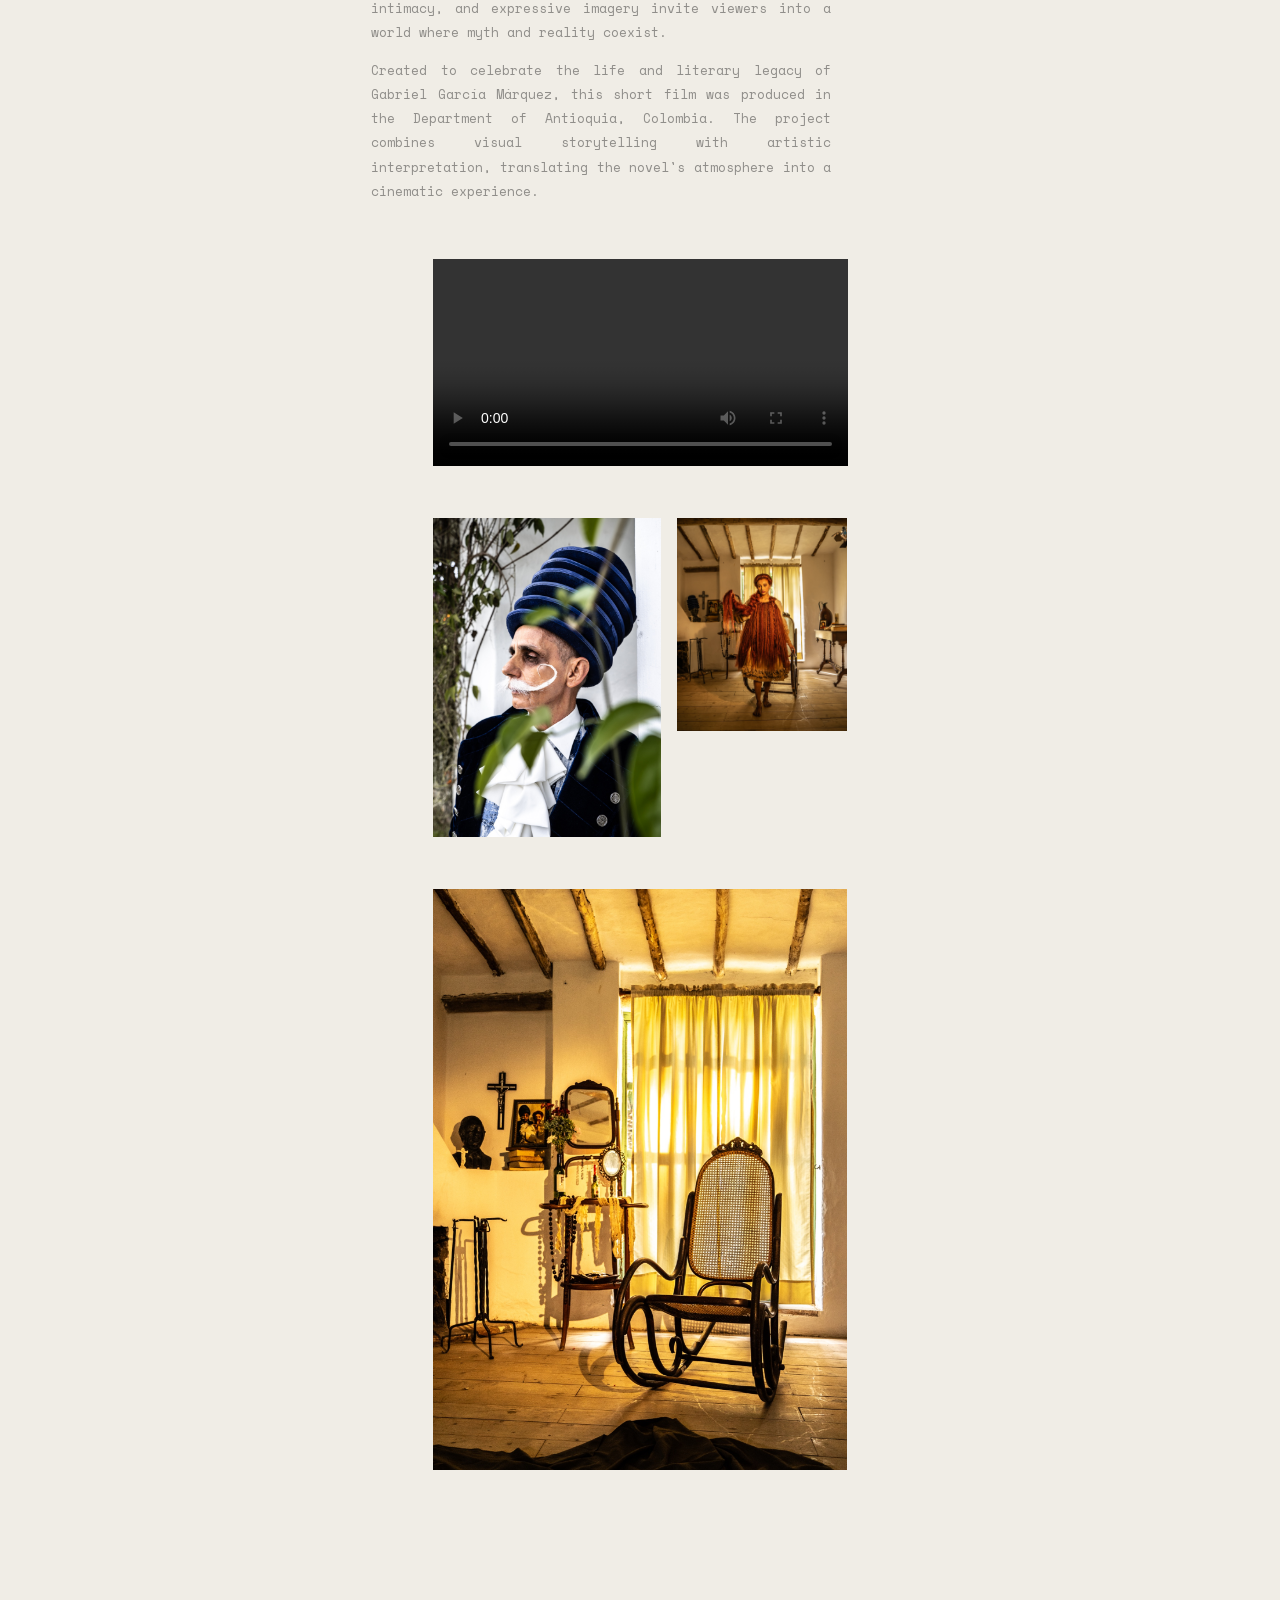
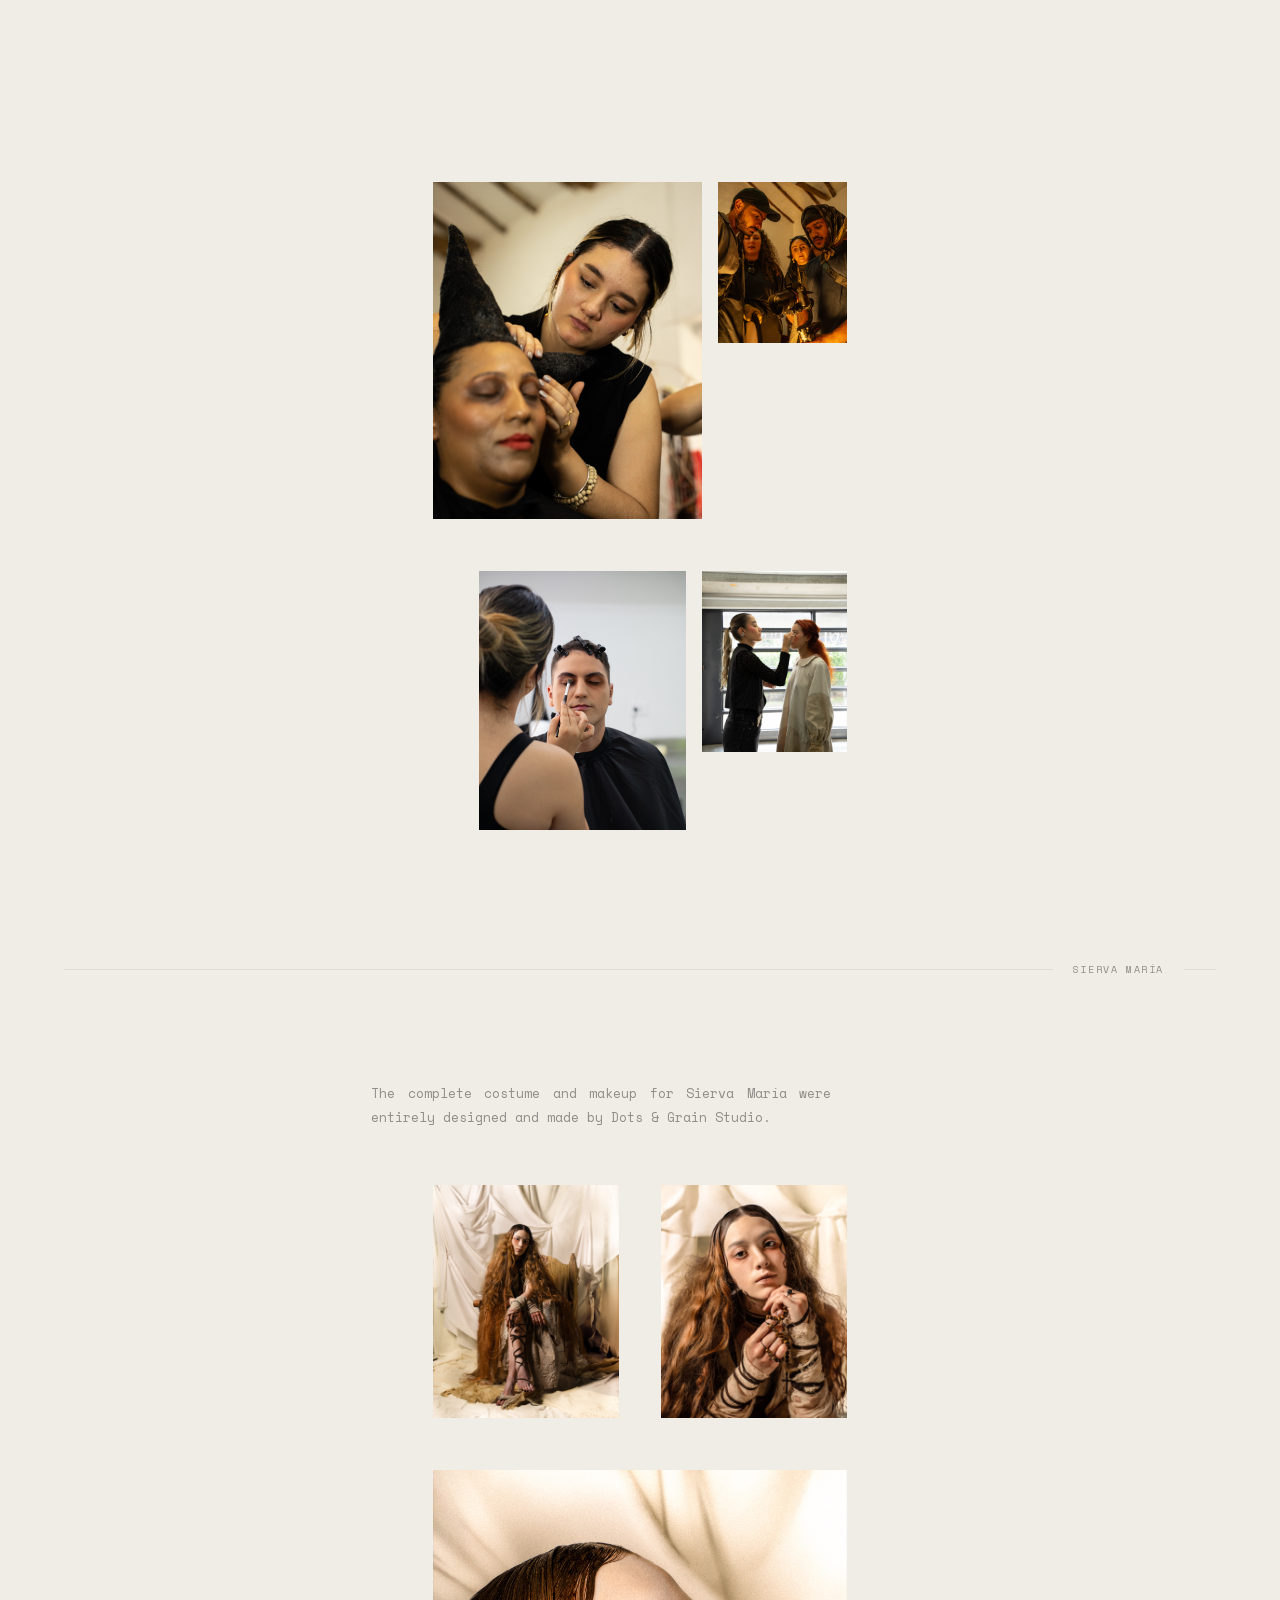
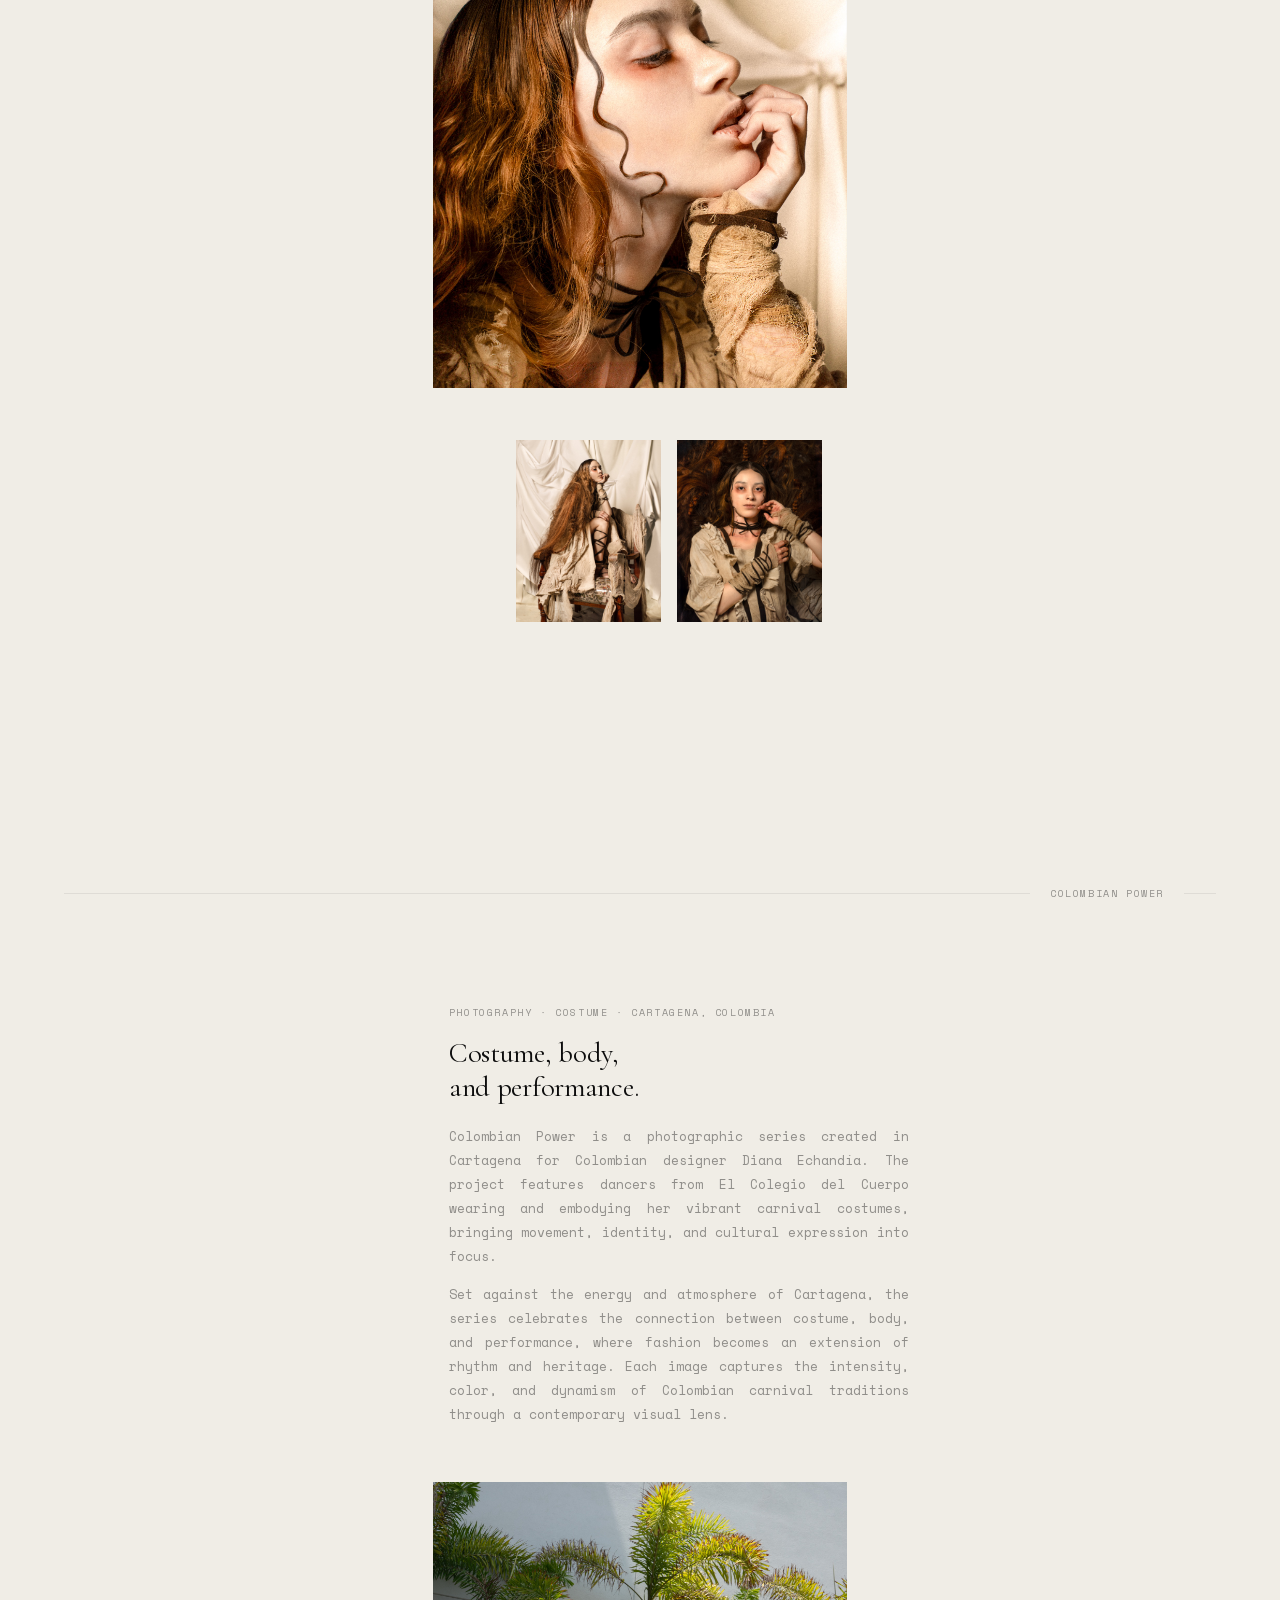
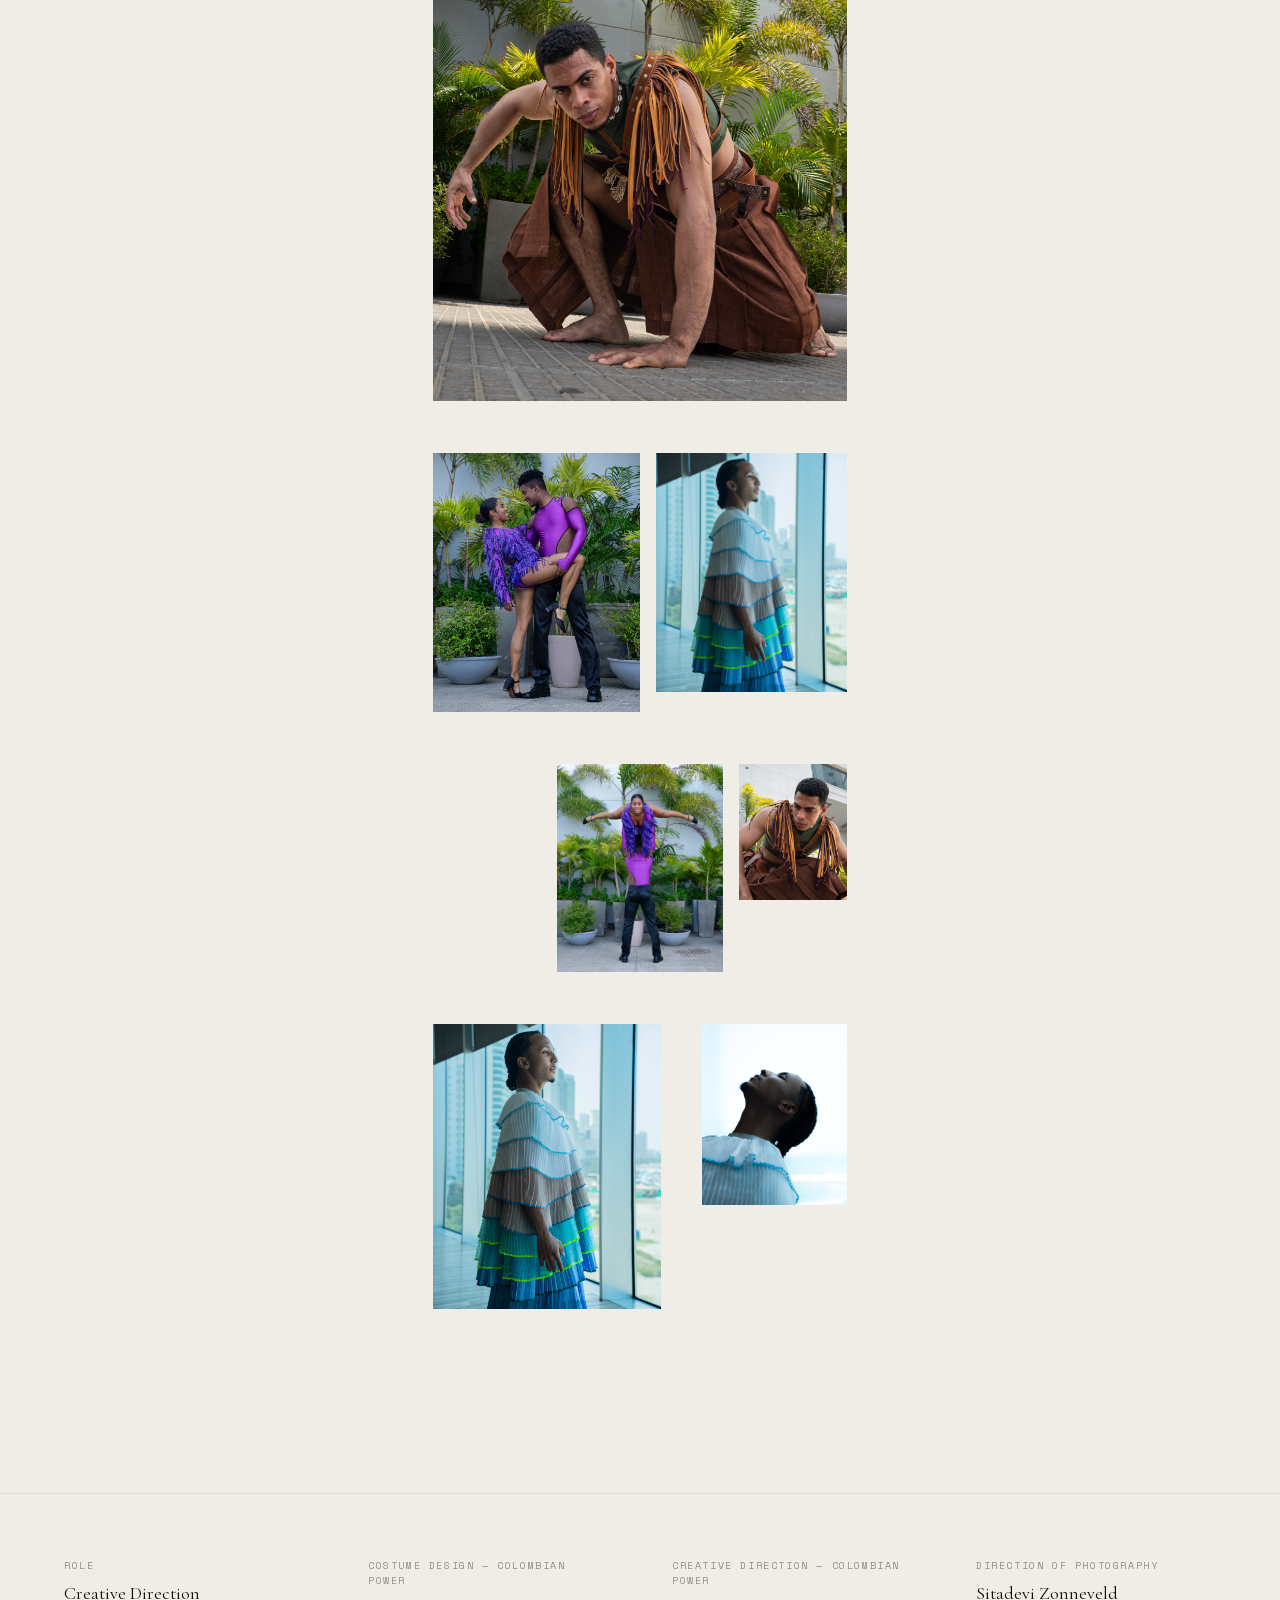
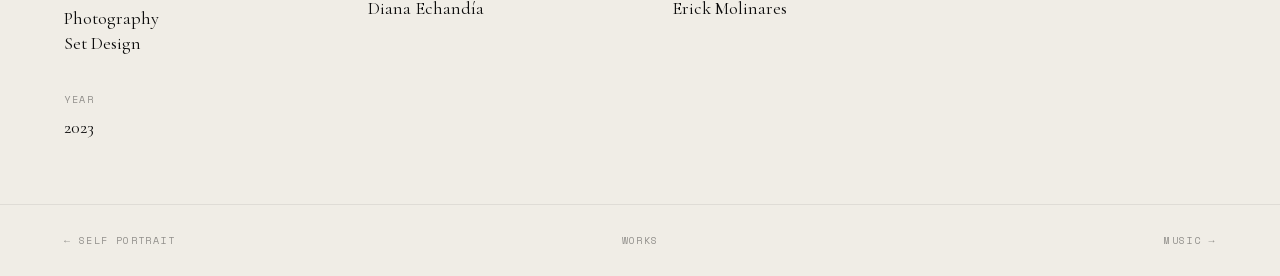
<file: 04_theater-costume/index.html>
<!DOCTYPE html>
<html lang="en">
<head>
  <meta charset="UTF-8">
  <meta name="viewport" content="width=device-width, initial-scale=1.0">
  <title>Theater &amp; Costume — Dots &amp; Grain Studio</title>
  <link rel="icon" type="image/svg+xml" href="../favicon.svg">
  <link rel="icon" type="image/png" href="../favicon.png">
  
  
  <link rel="stylesheet" href="../fonts.css">
  <link rel="stylesheet" href="../project.css?v=11">
</head>
<body>

<nav class="pnav">
  <a class="pnav-brand" href="../index.html">Dots &amp; Grain Studio</a>
  <a class="pnav-back" href="../index.html#works">← Works</a>
</nav>

<main>

  <header class="phero reveal">
    <div class="phero-num">04</div>
    <h1 class="phero-title">Theater &amp;<br>Costume</h1>
    <div class="phero-meta">
      <span>2023</span>
      <span>Medellín · Cartagena, Colombia</span>
      <span>Del amor y otros demonios · Colombian Power</span>
    </div>
  </header>


  <div class="psection reveal">
    <div class="prow">
      <div class="pw-full pimg">
        <img src="Amor_y_otros_Demonios/amor_y_otros_demonios_01.jpg" alt="Del amor y otros demonios">
      </div>
    </div>
  </div>

  <div class="pspace-lg"></div>

  <!-- DEL AMOR -->
  <div class="pdivider reveal"><span>Del amor y otros demonios</span></div>

  <div class="ptext reveal">
    <div class="ptext-inner">
      <span class="label">Costume Design · Art Direction · Medellín, Colombia</span>
      <h2>A visual interpretation<br>of García Márquez.</h2>
      <p>Del amor y otros demonios is a visual interpretation of Gabriel García Márquez's novel, created in Medellín, Colombia. Inspired by the magical realism of the original work, the project explores the intersections of Latin American colonial history, Catholic symbolism, and African Yoruba traditions through a surreal, painterly visual language.</p>
      <p>Carefully staged compositions tell the story of Sierva María, a young girl caught between love, superstition, and systems of power. Rich color palettes, emotional intimacy, and expressive imagery invite viewers into a world where myth and reality coexist.</p>
      <p>Created to celebrate the life and literary legacy of Gabriel García Márquez, this short film was produced in the Department of Antioquia, Colombia. The project combines visual storytelling with artistic interpretation, translating the novel's atmosphere into a cinematic experience.</p>
    </div>
  </div>

  <div class="psection reveal">
    <div class="prow">
      <div class="pw-full pvideo">
        <video src="https://media.dotsngrain.studio/Sierva.mp4#t=10" controls playsinline preload="metadata"></video>
        <button class="pvideo-sound" onclick="var v=this.previousElementSibling;v.muted=!v.muted;this.classList.toggle('pvideo-sound--on');this.textContent=v.muted?'Sound off':'Sound on';">Sound off</button>
      </div>
    </div>
  </div>

  <div class="pspace-sm"></div>

  <div class="psection reveal">
    <div class="prow">
      <div class="pw-55 pimg">
        <img src="Amor_y_otros_Demonios/amor_y_otros_demonios_03.jpg" alt="Del amor y otros demonios">
      </div>
      <div class="pw-grow pimg">
        <img src="Amor_y_otros_Demonios/amor_y_otros_demonios_04.jpg" alt="Del amor y otros demonios">
      </div>
    </div>
  </div>

  <div class="pspace-sm"></div>

  <div class="psection reveal">
    <div class="prow">
      <div class="pw-full pimg">
        <img src="Amor_y_otros_Demonios/amor_y_otros_demonios_05.jpg" alt="Del amor y otros demonios">
      </div>
    </div>
  </div>

  <div class="pspace-sm"></div>

  <div class="psection reveal">
    <div class="prow">
      <div class="pw-40 pimg ml-15">
        <img src="Amor_y_otros_Demonios/amor_y_otros_demonios_07.jpg" alt="Del amor y otros demonios">
      </div>
      <div class="pw-40 pimg">
        <img src="Amor_y_otros_Demonios/amor_y_otros_demonios_08.jpg" alt="Del amor y otros demonios">
      </div>
    </div>
  </div>

  <div class="pspace-sm"></div>

  <div class="psection reveal">
    <div class="prow">
      <div class="pw-65 pimg">
        <img src="Amor_y_otros_Demonios/amor_y_otros_demonios_10.jpg" alt="Del amor y otros demonios">
      </div>
      <div class="pw-grow pimg">
        <img src="Amor_y_otros_Demonios/amor_y_otros_demonios_12.jpg" alt="Del amor y otros demonios">
      </div>
    </div>
  </div>

  <div class="pspace-sm"></div>

  <div class="psection reveal">
    <div class="prow">
      <div class="pw-50 pimg ml-auto">
        <img src="Amor_y_otros_Demonios/amor_y_otros_demonios_15.jpg" alt="Del amor y otros demonios">
      </div>
      <div class="pw-35 pimg">
        <img src="Amor_y_otros_Demonios/amor_y_otros_demonios_18.jpg" alt="Del amor y otros demonios">
      </div>
    </div>
  </div>

  <div class="pspace-sm"></div>

  <!-- SIERVA MARÍA -->
  <div class="pdivider reveal"><span>Sierva María</span></div>

  <div class="ptext reveal">
    <div class="ptext-inner">
      <p>The complete costume and makeup for Sierva María were entirely designed and made by Dots &amp; Grain Studio.</p>
    </div>
  </div>

  <div class="psection reveal">
    <div class="prow">
      <div class="pw-45 pimg">
        <img src="Sierva_Maria/sierva_maria_01.jpg" alt="Sierva María">
      </div>
      <div class="pw-45 pimg ml-auto">
        <img src="Sierva_Maria/sierva_maria_alt_01.jpg" alt="Sierva María">
      </div>
    </div>
  </div>

  <div class="pspace-sm"></div>

  <div class="psection reveal">
    <div class="prow">
      <div class="pw-full pimg">
        <img src="Sierva_Maria/sierva_maria_alt_03.jpg" alt="Sierva María">
      </div>
    </div>
  </div>

  <div class="pspace-sm"></div>

  <div class="psection reveal">
    <div class="prow">
      <div class="pw-35 pimg ml-20">
        <img src="Sierva_Maria/sierva_maria_alt_04.jpg" alt="Sierva María">
      </div>
      <div class="pw-35 pimg">
        <img src="Sierva_Maria/sierva_maria_alt_05.jpg" alt="Sierva María">
      </div>
    </div>
  </div>

  <div class="pspace-xl"></div>

  <!-- COLOMBIAN POWER -->
  <div class="pdivider reveal"><span>Colombian Power</span></div>

  <div class="ptext reveal">
    <div class="ptext-inner right">
      <span class="label">Photography · Costume · Cartagena, Colombia</span>
      <h2>Costume, body,<br>and performance.</h2>
      <p>Colombian Power is a photographic series created in Cartagena for Colombian designer Diana Echandía. The project features dancers from El Colegio del Cuerpo wearing and embodying her vibrant carnival costumes, bringing movement, identity, and cultural expression into focus.</p>
      <p>Set against the energy and atmosphere of Cartagena, the series celebrates the connection between costume, body, and performance, where fashion becomes an extension of rhythm and heritage. Each image captures the intensity, color, and dynamism of Colombian carnival traditions through a contemporary visual lens.</p>
    </div>
  </div>

  <div class="psection reveal">
    <div class="prow">
      <div class="pw-full pimg">
        <img src="Colombian_Power/colombian_power_14.jpg" alt="Colombian Power">
      </div>
    </div>
  </div>

  <div class="pspace-sm"></div>

  <div class="psection reveal">
    <div class="prow">
      <div class="pw-50 pimg">
        <img src="Colombian_Power/colombian_power_15.jpg" alt="Colombian Power">
      </div>
      <div class="pw-grow pimg">
        <img src="Colombian_Power/colombian_power_16.jpg" alt="Colombian Power">
      </div>
    </div>
  </div>

  <div class="pspace-sm"></div>

  <div class="psection reveal">
    <div class="prow">
      <div class="pw-40 pimg ml-30">
        <img src="Colombian_Power/colombian_power_17.jpg" alt="Colombian Power">
      </div>
      <div class="pw-grow pimg">
        <img src="Colombian_Power/colombian_power_18.jpg" alt="Colombian Power">
      </div>
    </div>
  </div>

  <div class="pspace-sm"></div>

  <div class="psection reveal">
    <div class="prow">
      <div class="pw-55 pimg">
        <img src="Colombian_Power/diana_echandia_01.jpg" alt="Diana Echandía">
      </div>
      <div class="pw-35 pimg ml-auto">
        <img src="Colombian_Power/diana_echandia_02.jpg" alt="Diana Echandía">
      </div>
    </div>
  </div>

  <div class="pspace-xl"></div>

  <dl class="pcredits reveal">
    <div class="pcredits-item">
      <dt>Role</dt>
      <dd>Creative Direction<br>Photography<br>Set Design</dd>
    </div>
    <div class="pcredits-item">
      <dt>Costume Design — Colombian Power</dt>
      <dd>Diana Echandía</dd>
    </div>
    <div class="pcredits-item">
      <dt>Creative Direction — Colombian Power</dt>
      <dd>Erick Molinares</dd>
    </div>
    <div class="pcredits-item">
      <dt>Direction of Photography</dt>
      <dd>Sitadevi Zonneveld</dd>
    </div>
    <div class="pcredits-item">
      <dt>Year</dt>
      <dd>2023</dd>
    </div>
  </dl>

</main>

<nav class="pbottomnav">
  <a class="pbn-prev" href="../03_self-portrait/index.html">← Self Portrait</a>
  <a class="pbn-home" href="../index.html#works">Works</a>
  <a class="pbn-next" href="../05_music/index.html">Music →</a>
</nav>

<script src="../project.js"></script>

</body>
</html>
</file>
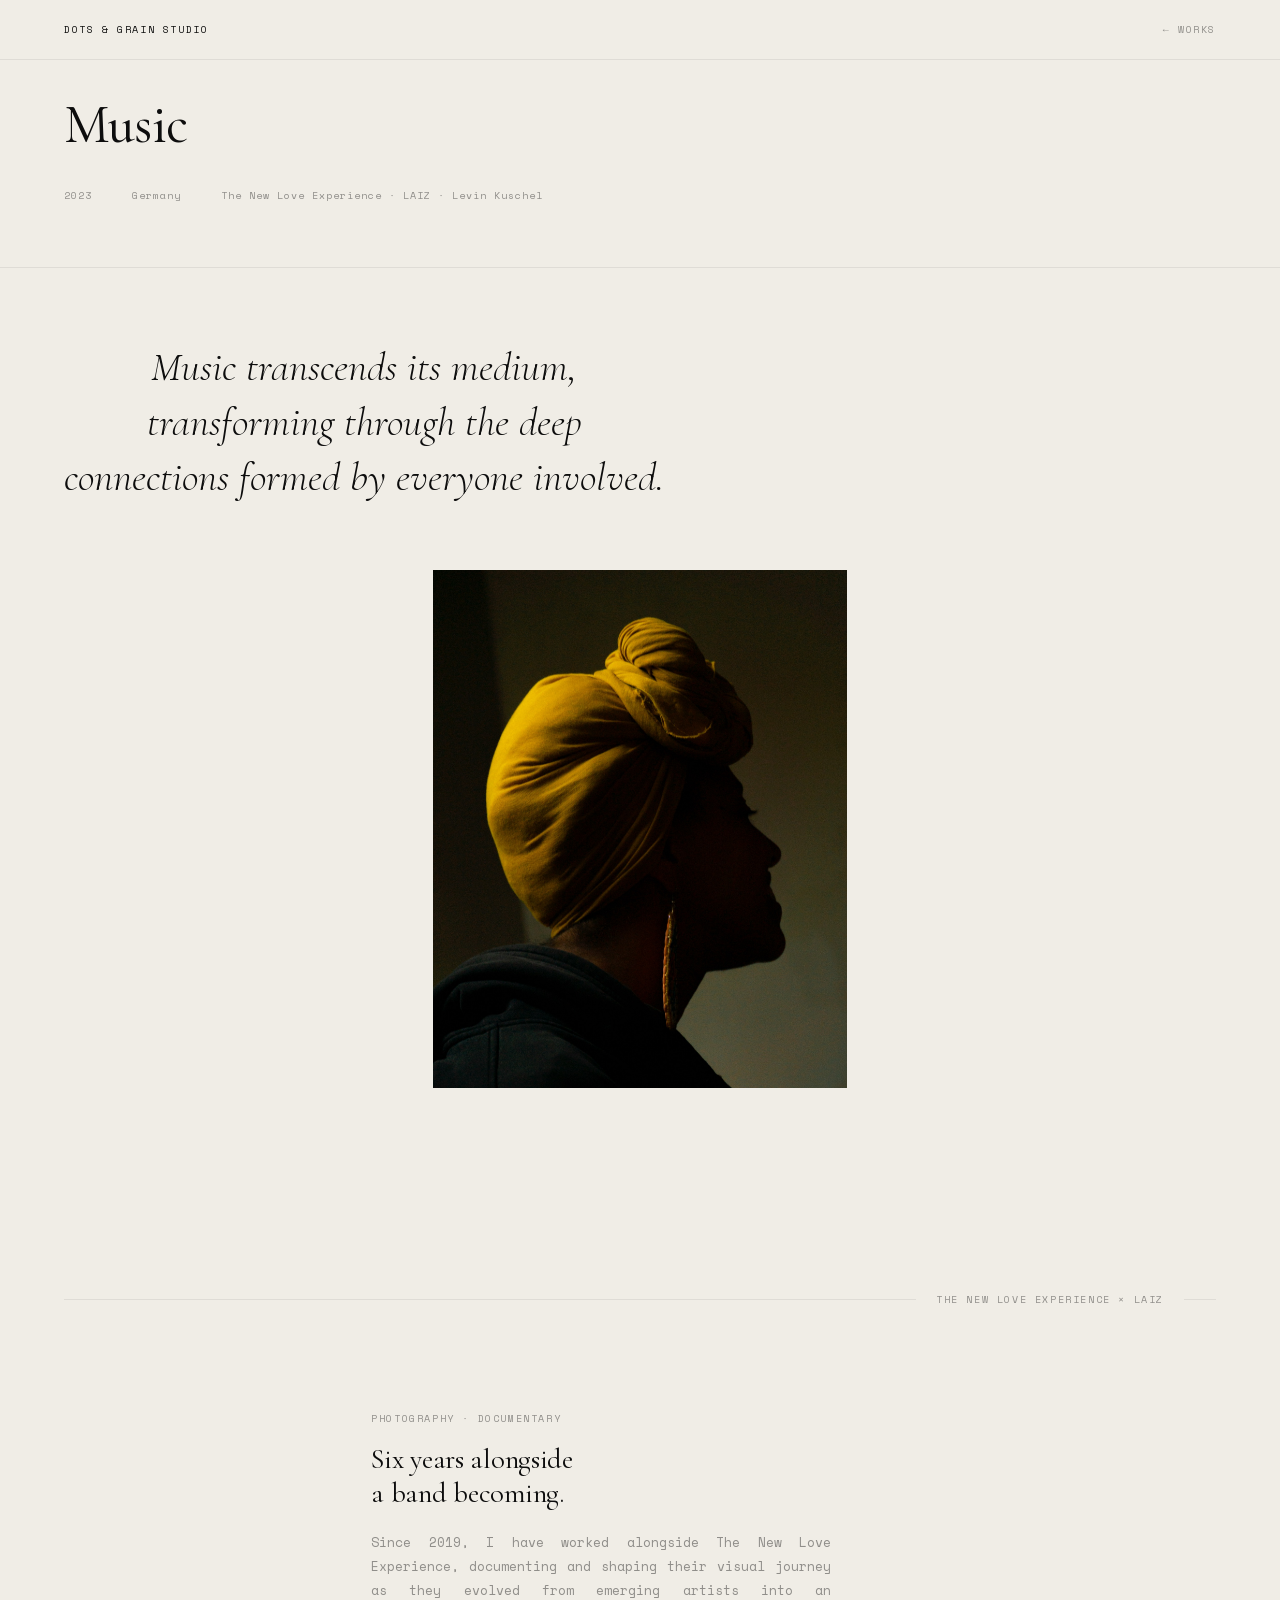
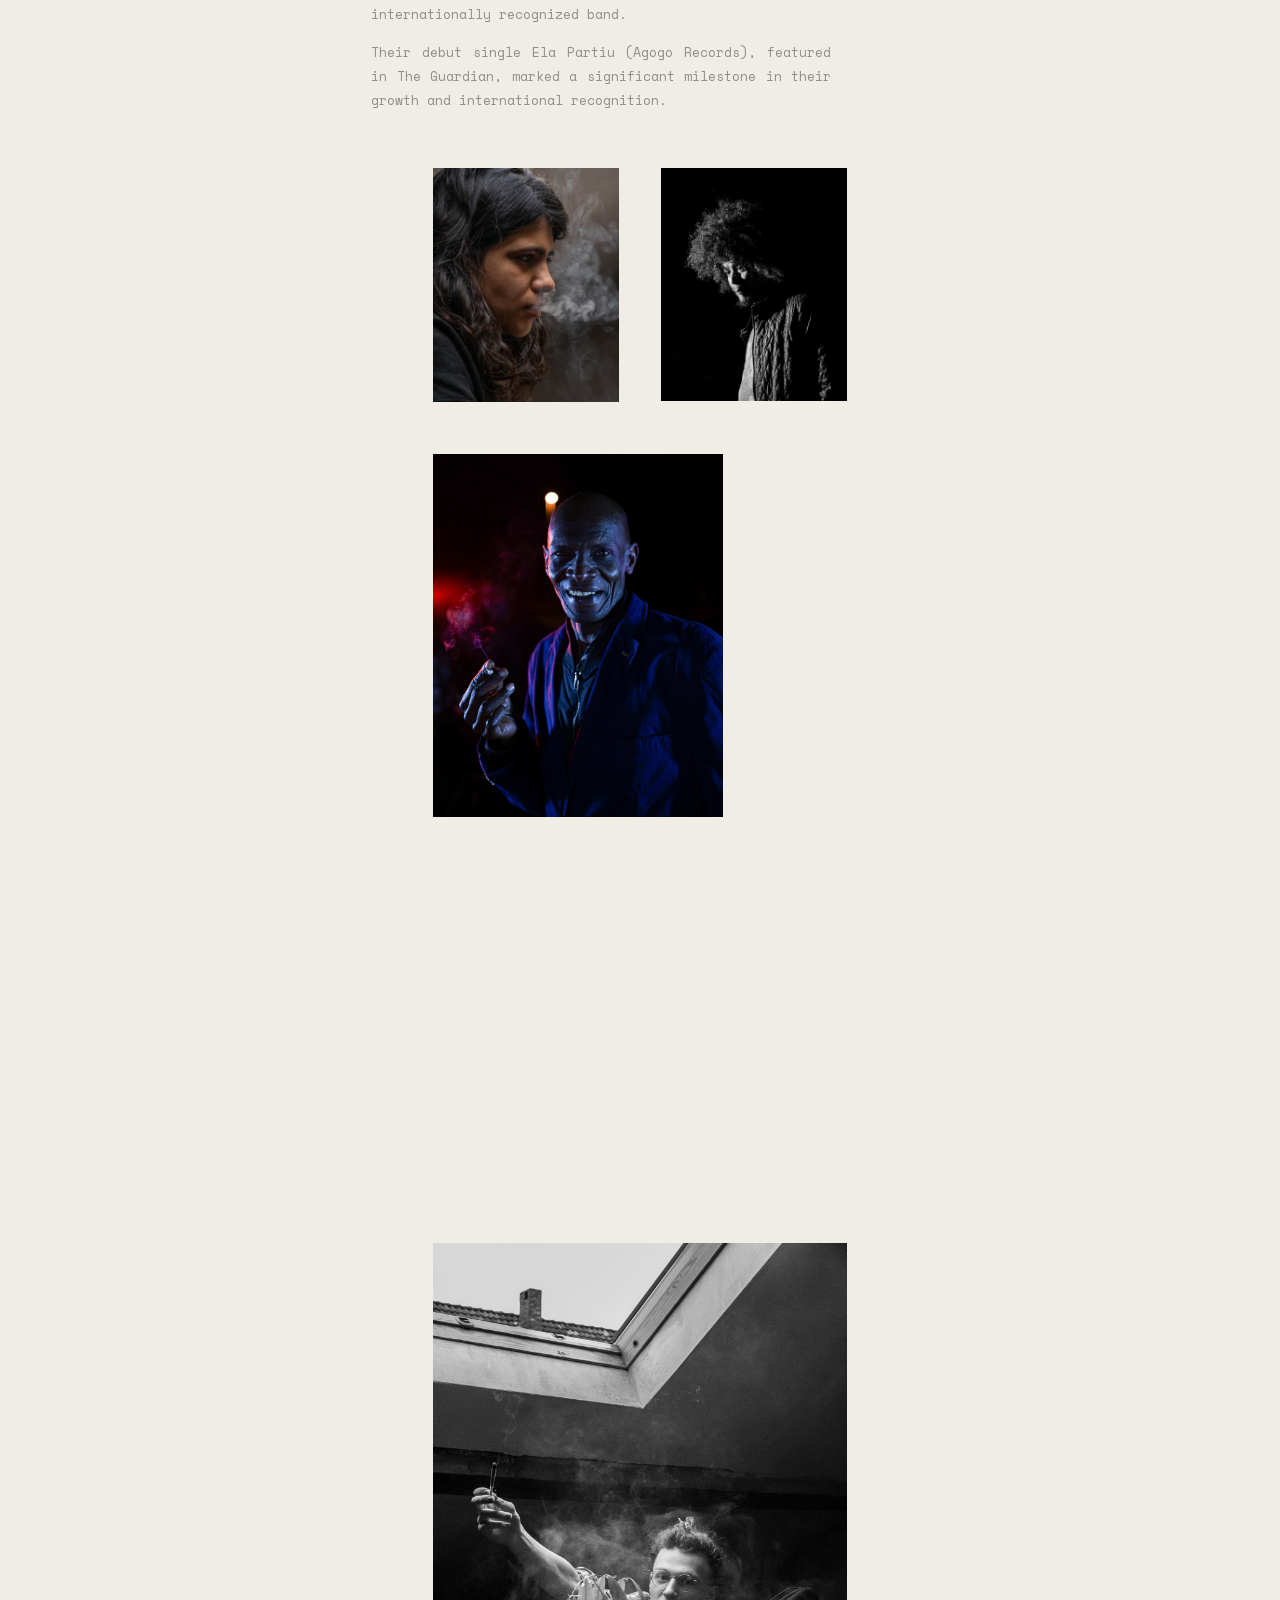
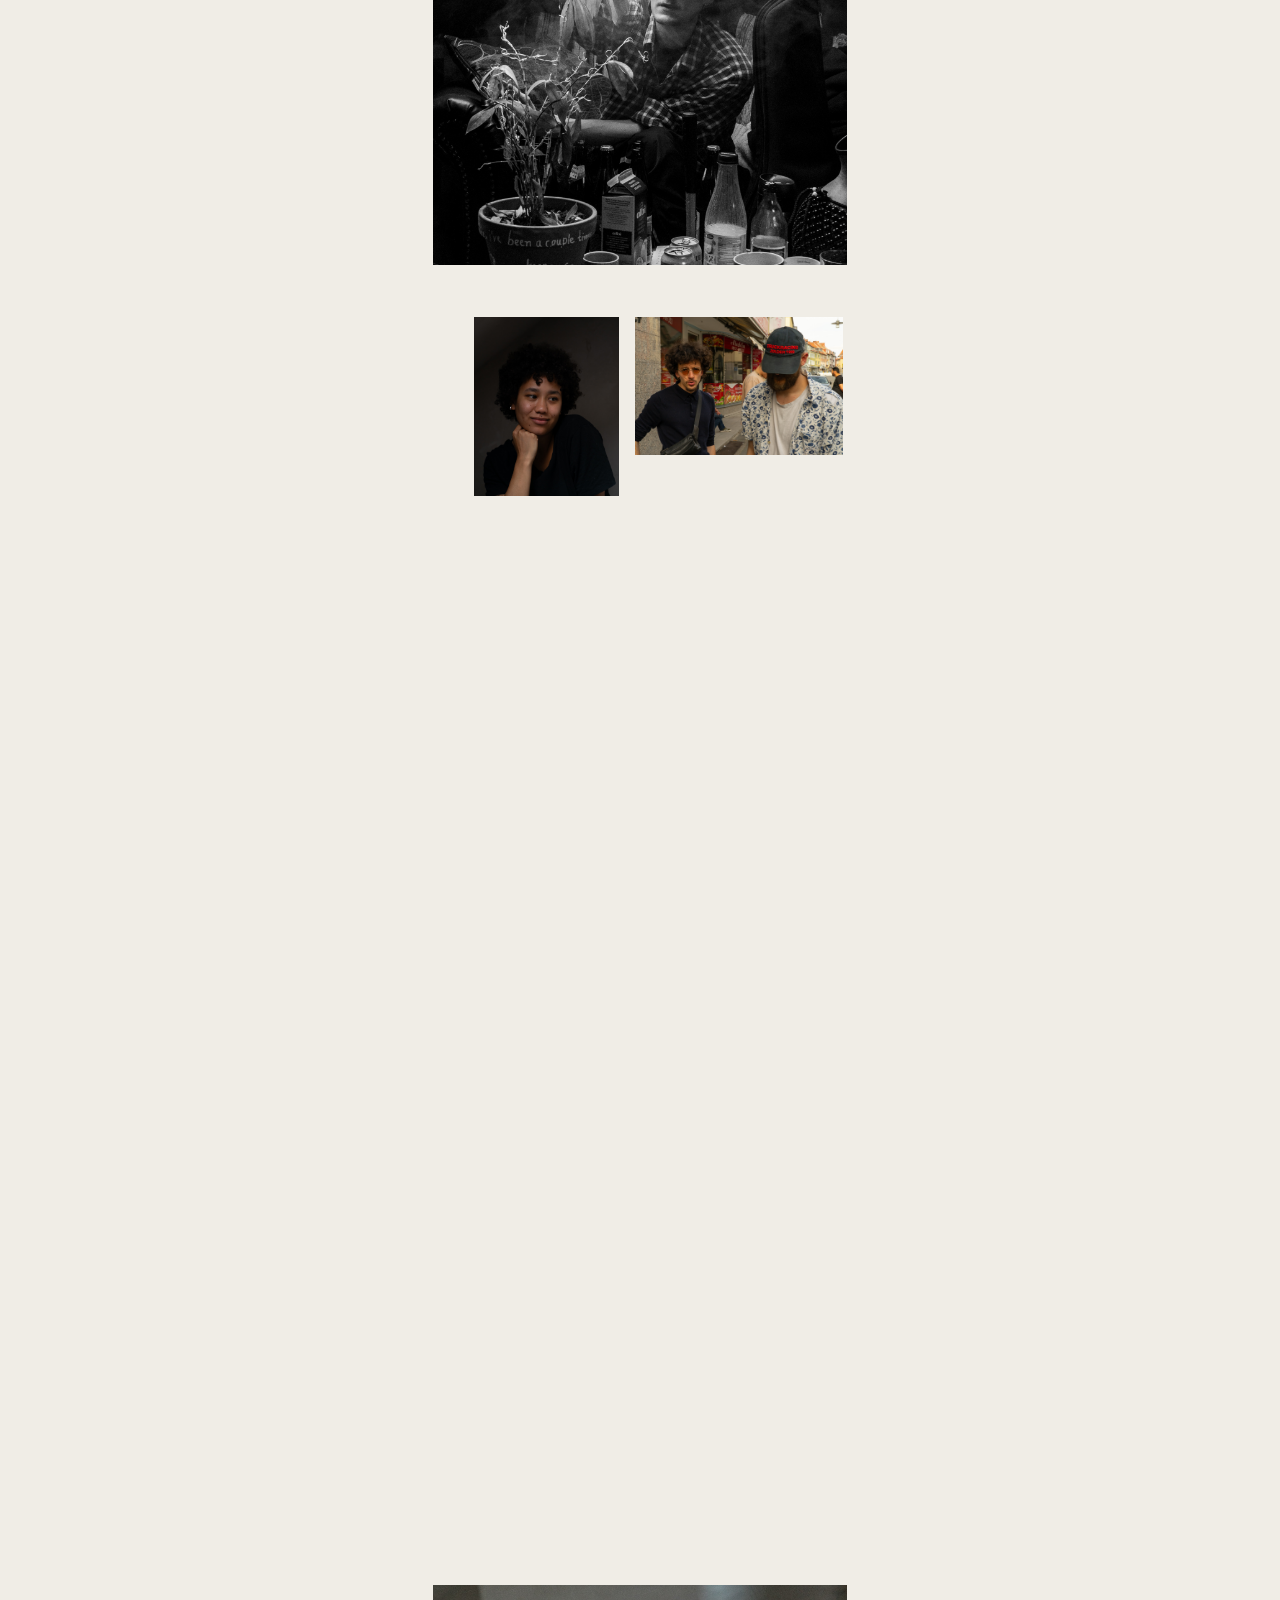
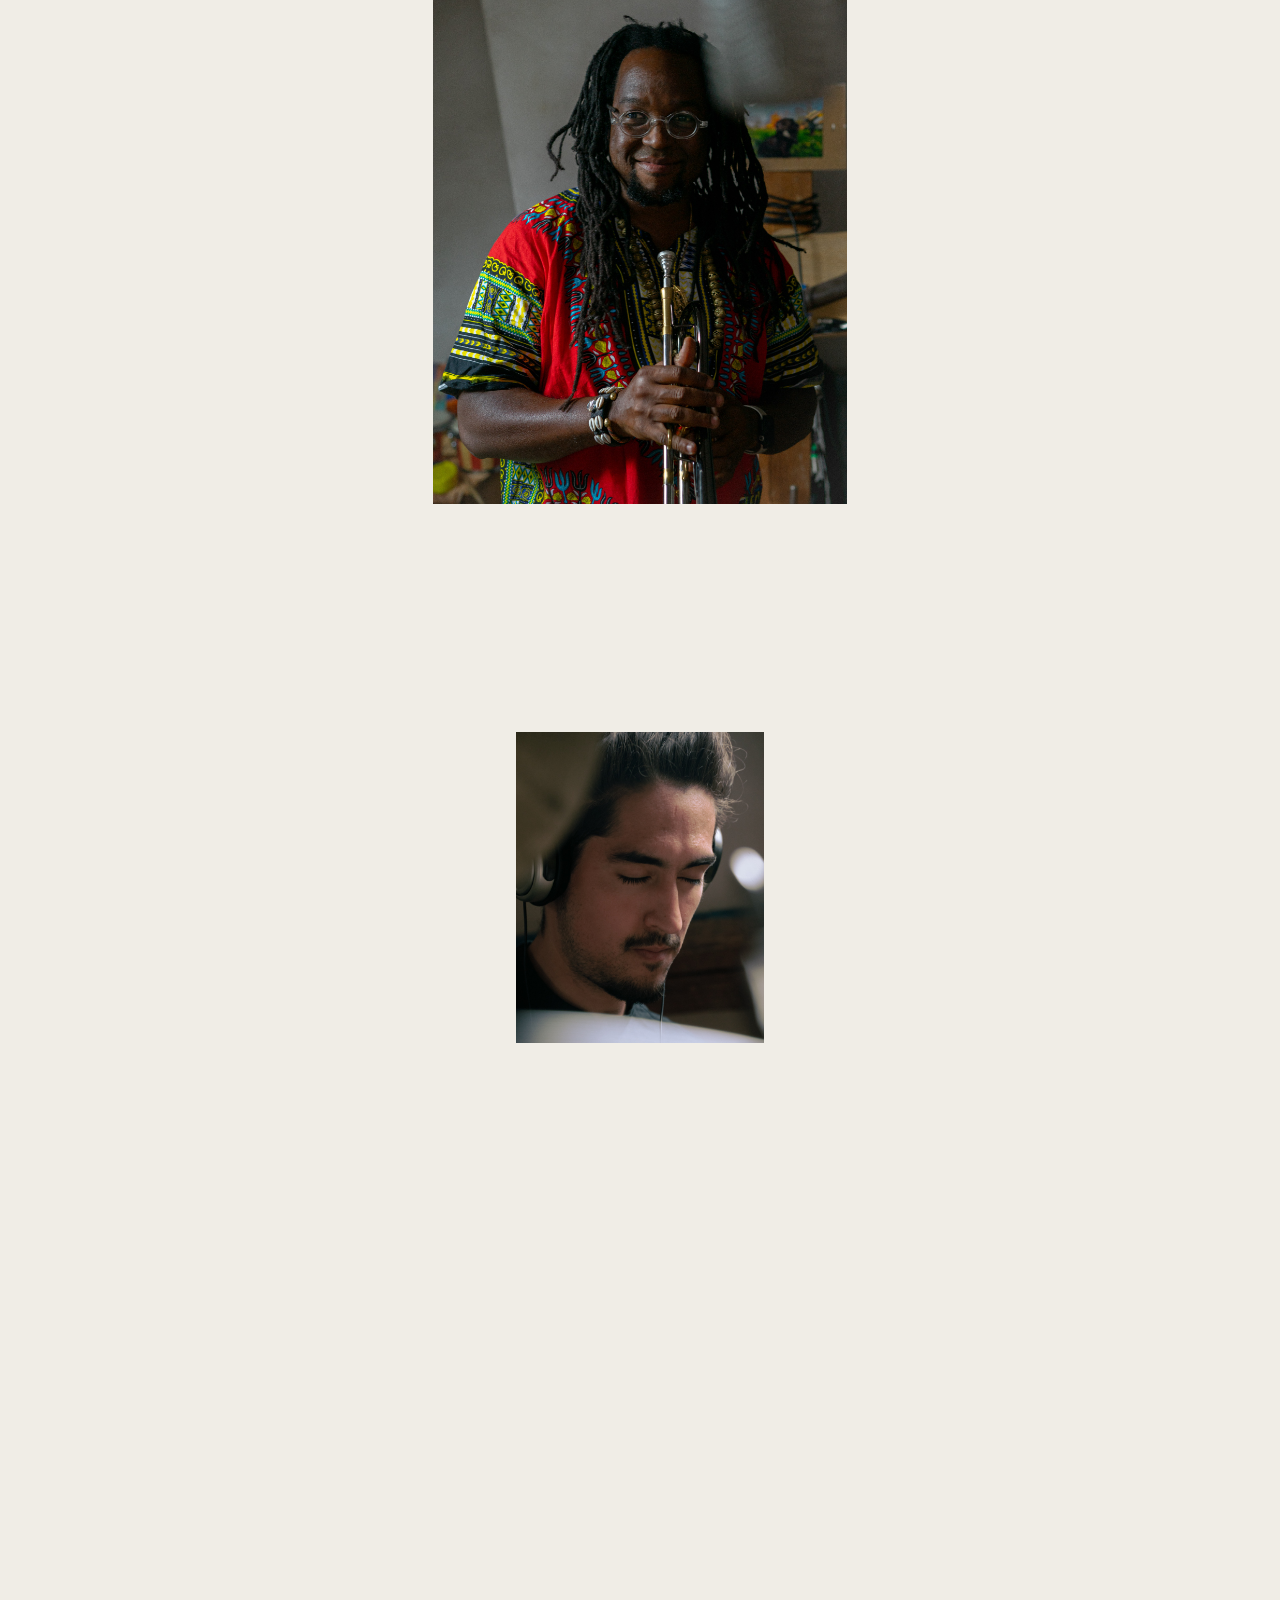
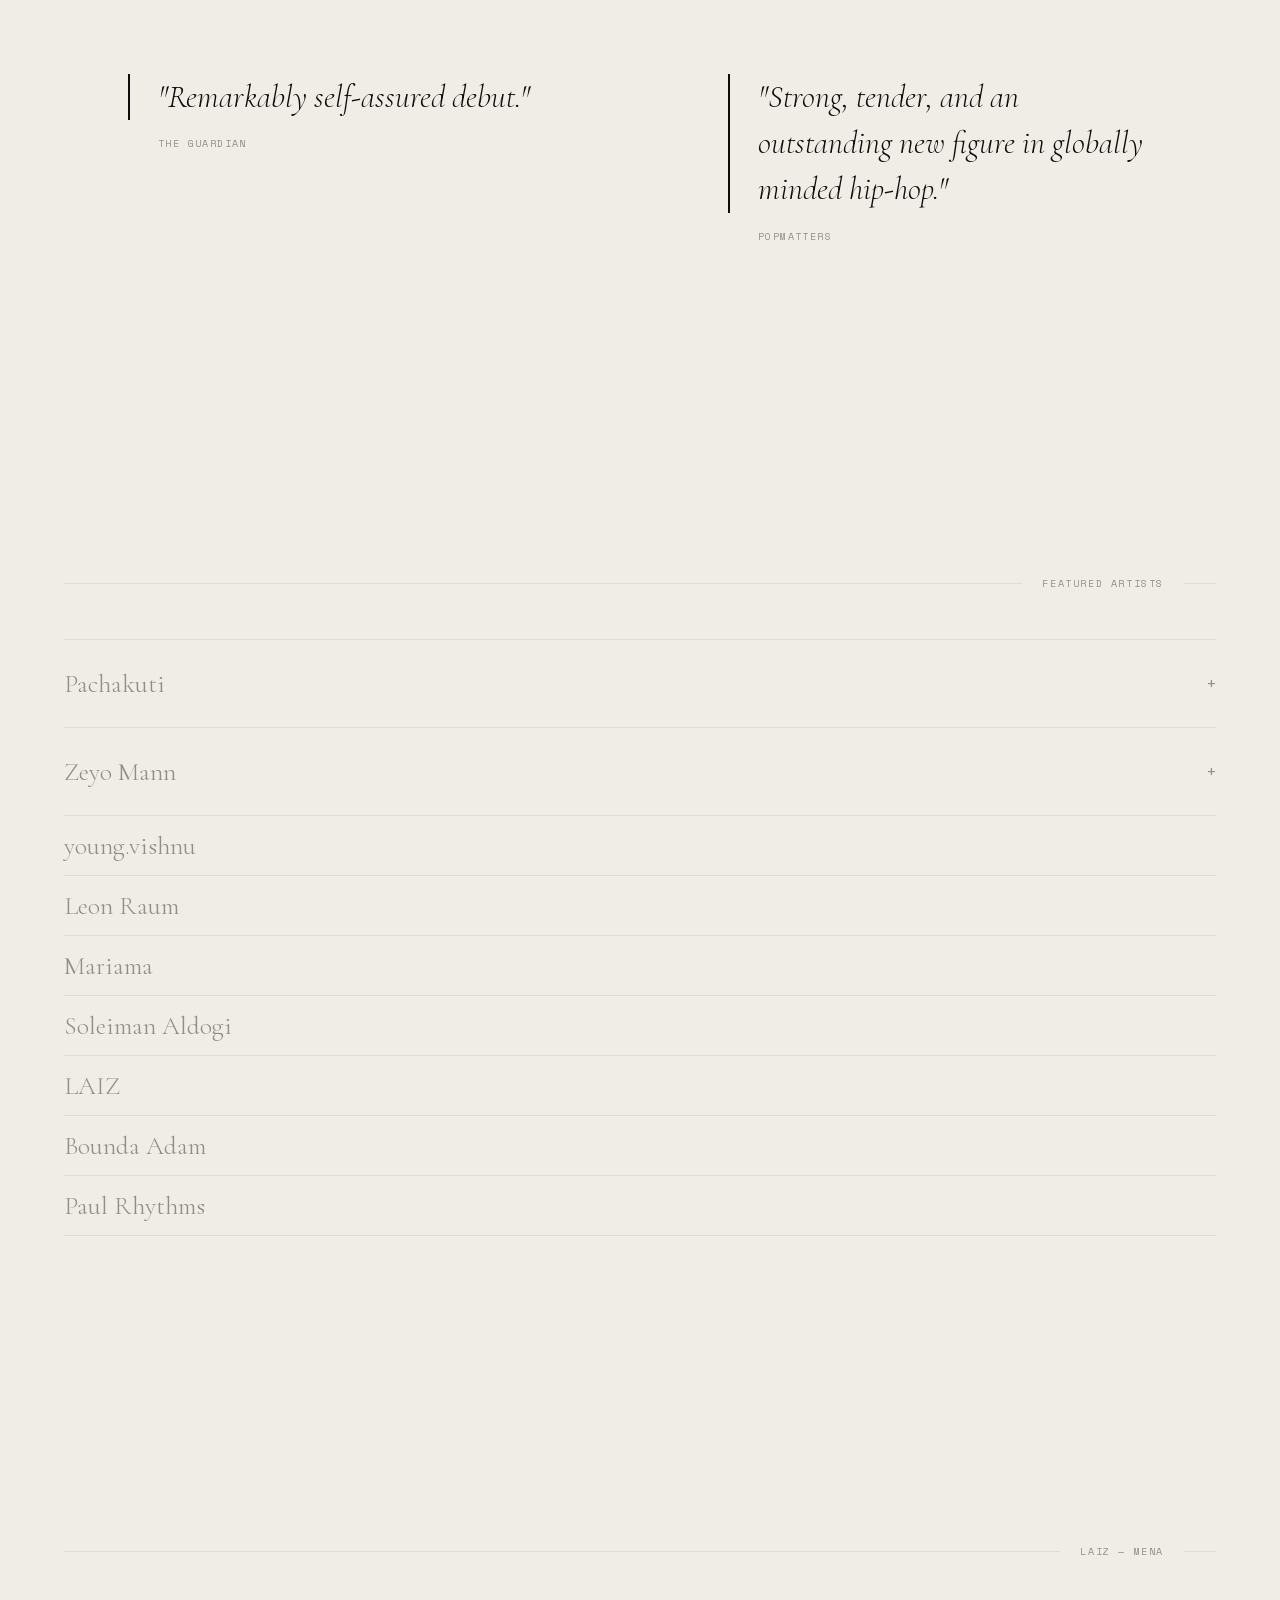
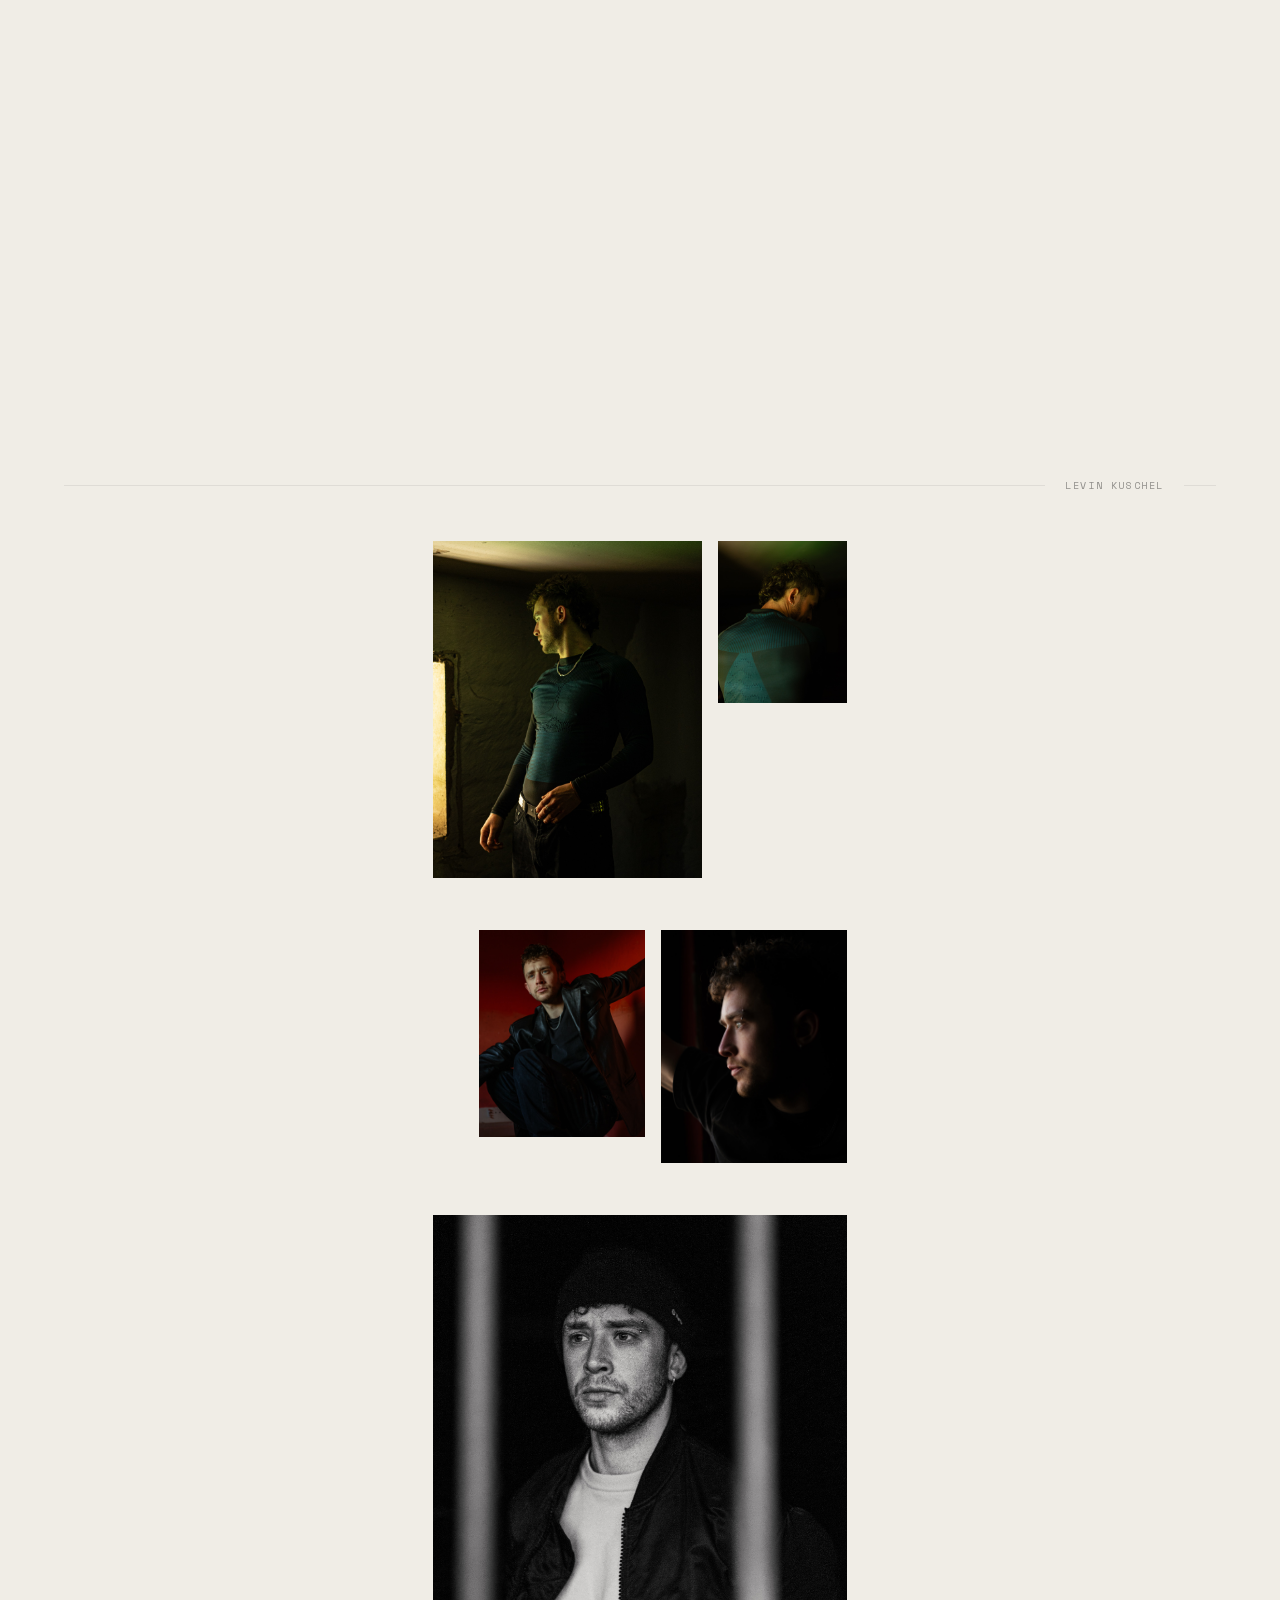
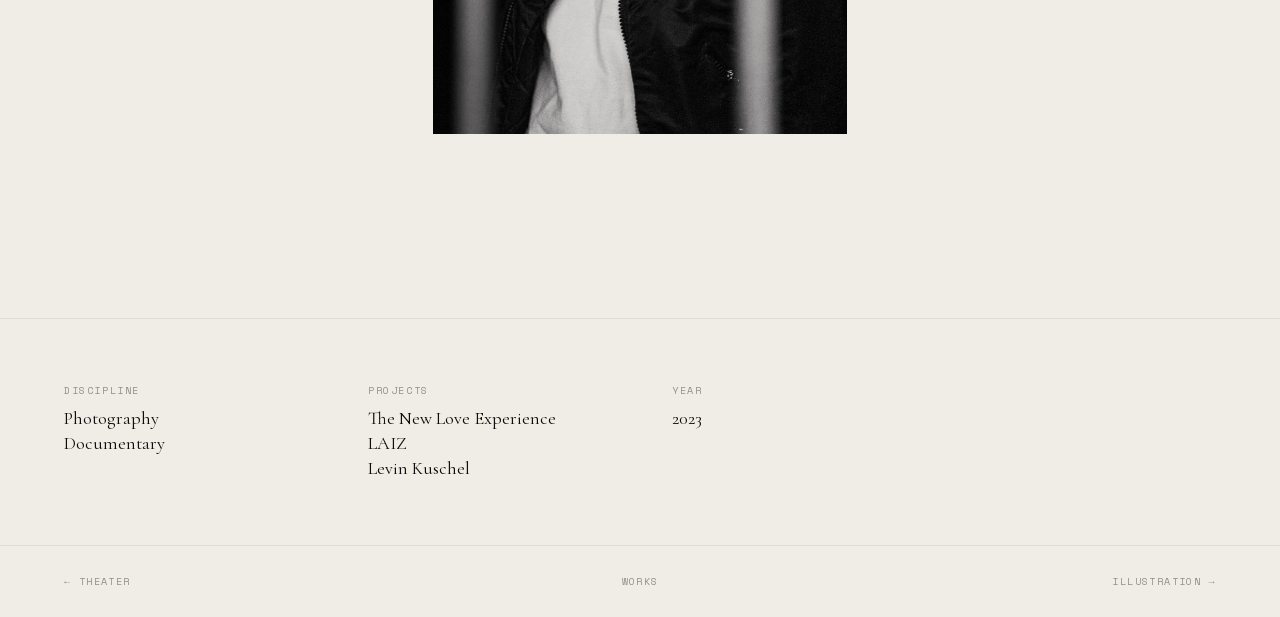
<file: 05_music/index.html>
<!DOCTYPE html>
<html lang="en">
<head>
  <meta charset="UTF-8">
  <meta name="viewport" content="width=device-width, initial-scale=1.0">
  <title>Music — Dots &amp; Grain Studio</title>
  <link rel="icon" type="image/svg+xml" href="../favicon.svg">
  <link rel="icon" type="image/png" href="../favicon.png">
  
  
  <link rel="stylesheet" href="../fonts.css">
  <link rel="stylesheet" href="../project.css?v=11">
</head>
<body>

<nav class="pnav">
  <a class="pnav-brand" href="../index.html">Dots &amp; Grain Studio</a>
  <a class="pnav-back" href="../index.html#works">← Works</a>
</nav>

<main>

  <header class="phero reveal">
    <div class="phero-num">05</div>
    <h1 class="phero-title">Music</h1>
    <div class="phero-meta">
      <span>2023</span>
      <span>Germany</span>
      <span>The New Love Experience · LAIZ · Levin Kuschel</span>
    </div>
  </header>

  <div class="pstatement reveal" style="text-align:center">
    <p>Music transcends its medium, transforming through the deep connections formed by everyone involved.</p>
  </div>

  <div class="psection reveal">
    <div class="prow">
      <div class="pw-full pimg">
        <img src="The_New_Love_Experience/nlx_02.jpg" alt="The New Love Experience">
      </div>
    </div>
  </div>

  <div class="pspace-lg"></div>

  <!-- NLX -->
  <div class="pdivider reveal"><span>The New Love Experience × LAIZ</span></div>

  <div class="ptext reveal">
    <div class="ptext-inner">
      <span class="label">Photography · Documentary</span>
      <h2>Six years alongside<br>a band becoming.</h2>
      <p>Since 2019, I have worked alongside The New Love Experience, documenting and shaping their visual journey as they evolved from emerging artists into an internationally recognized band.</p>
      <p>Their debut single Ela Partiu (Agogo Records), featured in The Guardian, marked a significant milestone in their growth and international recognition.</p>
    </div>
  </div>

  <div class="psection reveal">
    <div class="prow">
      <div class="pw-45 pimg">
        <img src="The_New_Love_Experience/nlx_05.jpg" alt="NLX">
      </div>
      <div class="pw-45 pimg ml-auto">
        <img src="The_New_Love_Experience/nlx_06.jpg" alt="NLX">
      </div>
    </div>
  </div>

  <div class="pspace-sm"></div>

  <div class="psection reveal">
    <div class="prow">
      <div class="pw-70 pimg">
        <img src="The_New_Love_Experience/nlx_07.jpg" alt="NLX">
      </div>
    </div>
  </div>

  <div class="pspace-sm"></div>

  <div class="psection reveal">
    <div class="prow prow-lg">
      <div class="pw-full pvideo">
        <video src="https://media.dotsngrain.studio/nlx_01.mov" autoplay muted loop playsinline></video>
      </div>
    </div>
  </div>

  <div class="pspace-sm"></div>

  <div class="psection reveal">
    <div class="prow">
      <div class="pw-full pimg">
        <img src="The_New_Love_Experience/nlx_09.jpg" alt="NLX">
      </div>
    </div>
  </div>

  <div class="pspace-sm"></div>

  <div class="psection reveal">
    <div class="prow">
      <div class="pw-35 pimg ml-10">
        <img src="The_New_Love_Experience/nlx_10.jpg" alt="NLX">
      </div>
      <div class="pw-50 pimg">
        <img src="The_New_Love_Experience/nlx_11.jpg" alt="NLX">
      </div>
    </div>
  </div>

  <div class="pspace-sm"></div>

  <div class="psection reveal">
    <div class="prow">
      <div class="pw-55 pimg ml-auto">
        <img src="The_New_Love_Experience/nlx_12.jpg" alt="NLX">
      </div>
    </div>
  </div>

  <div class="pspace-sm"></div>

  <div class="psection reveal">
    <div class="prow">
      <div class="pw-50 pvideo">
        <video src="https://media.dotsngrain.studio/nlx_15.mp4" autoplay muted loop playsinline></video>
      </div>
      <div class="pw-grow pvideo">
        <video src="https://media.dotsngrain.studio/nlx_16.mp4" autoplay muted loop playsinline></video>
      </div>
    </div>
  </div>

  <div class="pspace-sm"></div>

  <div class="psection reveal">
    <div class="prow">
      <div class="pw-45 pimg">
        <img src="The_New_Love_Experience/nlx_13.jpg" alt="NLX">
      </div>
      <div class="pw-45 pimg ml-auto">
        <img src="The_New_Love_Experience/nlx_14.jpg" alt="NLX">
      </div>
    </div>
  </div>

  <div class="pspace-sm"></div>

  <div class="psection reveal">
    <div class="prow">
      <div class="pw-full pvideo">
        <video src="https://media.dotsngrain.studio/nlx_08.mov" autoplay muted loop playsinline></video>
      </div>
    </div>
  </div>

  <div class="pspace-sm"></div>

  <div class="psection reveal">
    <div class="prow">
      <div class="pw-full pimg">
        <img src="The_New_Love_Experience/nlx_17.jpg" alt="NLX">
      </div>
    </div>
  </div>

  <div class="pspace-sm"></div>

  <div class="psection reveal">
    <div class="prow">
      <div class="pw-60 pvideo ml-auto">
        <video src="https://media.dotsngrain.studio/nlx_19.mp4" autoplay muted loop playsinline></video>
      </div>
    </div>
  </div>

  <div class="pspace-sm"></div>

  <div class="psection reveal">
    <div class="prow">
      <div class="pw-60 pimg ml-20">
        <img src="The_New_Love_Experience/nlx_20.jpg" alt="NLX">
      </div>
    </div>
  </div>

  <div class="pspace-sm"></div>

  <div class="psection reveal">
    <div class="prow prow-lg">
      <div class="pw-full pvideo">
        <video src="https://media.dotsngrain.studio/Timeline%201.mp4" autoplay muted loop playsinline></video>
      </div>
    </div>
  </div>

  <div class="pspace-xl"></div>

  <!-- PRESS -->
  <div style="display:flex;gap:48px;padding:0 var(--g)">
    <div class="pquote reveal" style="flex:1">
      <blockquote>"Remarkably self-assured debut."</blockquote>
      <cite>The Guardian</cite>
    </div>
    <div class="pquote reveal" style="flex:1">
      <blockquote>"Strong, tender, and an outstanding new figure in globally minded hip-hop."</blockquote>
      <cite>PopMatters</cite>
    </div>
  </div>

  <div class="pspace-xl"></div>

  <!-- ARTISTS -->
  <div class="pdivider reveal"><span>Featured Artists</span></div>

  <div class="partists reveal">
    <ul>
      <li class="artist-expandable">
        <button class="artist-header" aria-expanded="false">
          <span class="artist-name">Pachakuti</span>
          <span class="artist-toggle">+</span>
        </button>
        <div class="artist-bio">
          <div class="artist-bio-inner">
            <p>Colombian–German multi-instrumentalist, producer, and member of Sonic Intervention and The New Love Experience. In 2025, Pachakuti was awarded the German Jazz Prize. His work bridges jazz, experimental music, and global influences.</p>
          </div>
        </div>
      </li>
      <li class="artist-expandable">
        <button class="artist-header" aria-expanded="false">
          <span class="artist-name">Zeyo Mann</span>
          <span class="artist-toggle">+</span>
        </button>
        <div class="artist-bio">
          <div class="artist-bio-inner">
            <p>Sudanese rapper from Wad Madani. Beginning with poetry as a child, Zeyo developed a distinctive musical language shaped by Sudanese culture and contemporary hip-hop. Inspired by artists such as Big L and Jadakiss, he regards music as both a refuge and a powerful form of self-expression.</p>
          </div>
        </div>
      </li>
      <li><span class="artist-name">young.vishnu</span></li>
      <li><span class="artist-name">Leon Raum</span></li>
      <li><span class="artist-name">Mariama</span></li>
      <li><span class="artist-name">Soleiman Aldogi</span></li>
      <li><span class="artist-name">LAIZ</span></li>
      <li><span class="artist-name">Bounda Adam</span></li>
      <li><span class="artist-name">Paul Rhythms</span></li>
    </ul>
  </div>

  <style>
    .artist-header {
      width: 100%; background: none; border: none; cursor: pointer;
      display: flex; justify-content: space-between; align-items: center;
      padding: 14px 0; text-align: left;
    }
    .artist-expandable .artist-name {
      font-family: var(--f-display);
      font-size: clamp(18px, 2vw, 26px);
      font-weight: 300; color: var(--dim);
      transition: color .2s;
    }
    .artist-expandable:hover .artist-name,
    .artist-expandable.open .artist-name { color: var(--fg); }
    .artist-toggle {
      font-family: var(--f-ui); font-size: 16px; color: var(--dim);
      transition: transform .3s ease, color .2s;
      flex-shrink: 0; margin-left: 16px;
    }
    .artist-expandable.open .artist-toggle {
      transform: rotate(45deg); color: var(--fg);
    }
    .artist-bio {
      display: grid; grid-template-rows: 0fr;
      transition: grid-template-rows .35s ease;
    }
    .artist-expandable.open .artist-bio { grid-template-rows: 1fr; }
    .artist-bio-inner { overflow: hidden; }
    .artist-bio p {
      font-family: var(--f-ui); font-size: 12px; line-height: 1.9;
      color: var(--dim); padding-bottom: 20px; max-width: 560px;
    }
  </style>

  <div class="pspace-xl"></div>

  <!-- LAIZ VIDEO -->
  <div class="pdivider reveal"><span>LAIZ — MENA</span></div>

  <div class="psection reveal">
    <div class="prow">
      <div class="pw-full pvideo">
        <video src="https://media.dotsngrain.studio/MENA.mp4" autoplay muted loop playsinline></video>
      </div>
    </div>
  </div>

  <div class="pspace-xl"></div>

  <!-- LEVIN KUSCHEL -->
  <div class="pdivider reveal"><span>Levin Kuschel</span></div>

  <div class="psection reveal">
    <div class="prow">
      <div class="pw-65 pimg">
        <img src="Levin_Kuschel/levin_kuschel_01.jpg" alt="Levin Kuschel">
      </div>
      <div class="pw-grow pimg">
        <img src="Levin_Kuschel/levin_kuschel_02.jpg" alt="Levin Kuschel">
      </div>
    </div>
  </div>

  <div class="pspace-sm"></div>

  <div class="psection reveal">
    <div class="prow">
      <div class="pw-40 pimg ml-auto">
        <img src="Levin_Kuschel/levin_kuschel_04.jpg" alt="Levin Kuschel">
      </div>
      <div class="pw-45 pimg">
        <img src="Levin_Kuschel/levin_kuschel_05.jpg" alt="Levin Kuschel">
      </div>
    </div>
  </div>

  <div class="pspace-sm"></div>

  <div class="psection reveal">
    <div class="prow">
      <div class="pw-full pimg">
        <img src="Levin_Kuschel/levin_kuschel_07.jpg" alt="Levin Kuschel">
      </div>
    </div>
  </div>

  <div class="pspace-xl"></div>

  <dl class="pcredits reveal">
    <div class="pcredits-item">
      <dt>Discipline</dt>
      <dd>Photography<br>Documentary</dd>
    </div>
    <div class="pcredits-item">
      <dt>Projects</dt>
      <dd>The New Love Experience<br>LAIZ<br>Levin Kuschel</dd>
    </div>
    <div class="pcredits-item">
      <dt>Year</dt>
      <dd>2023</dd>
    </div>
  </dl>

</main>

<nav class="pbottomnav">
  <a class="pbn-prev" href="../04_theater-costume/index.html">← Theater</a>
  <a class="pbn-home" href="../index.html#works">Works</a>
  <a class="pbn-next" href="../06_Illustration/index.html">Illustration →</a>
</nav>

<script src="../project.js"></script>

</body>
</html>
</file>
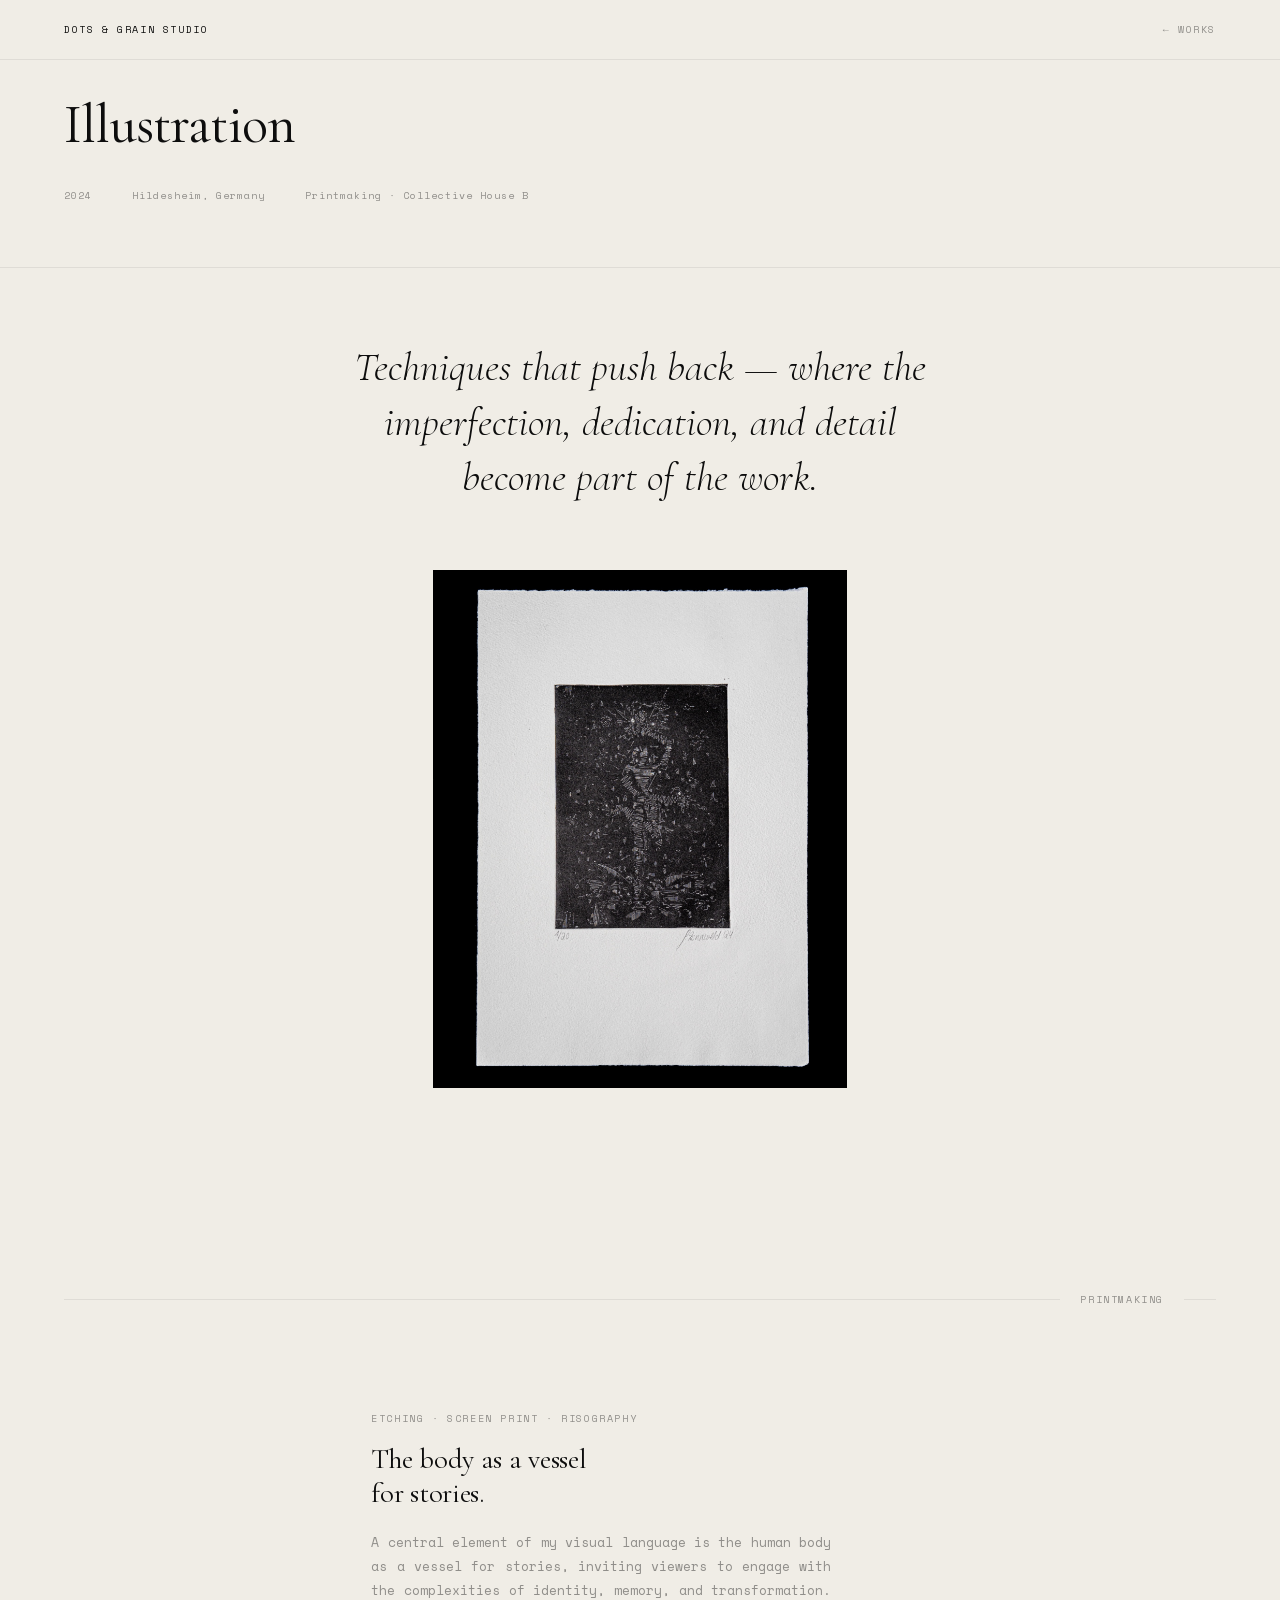
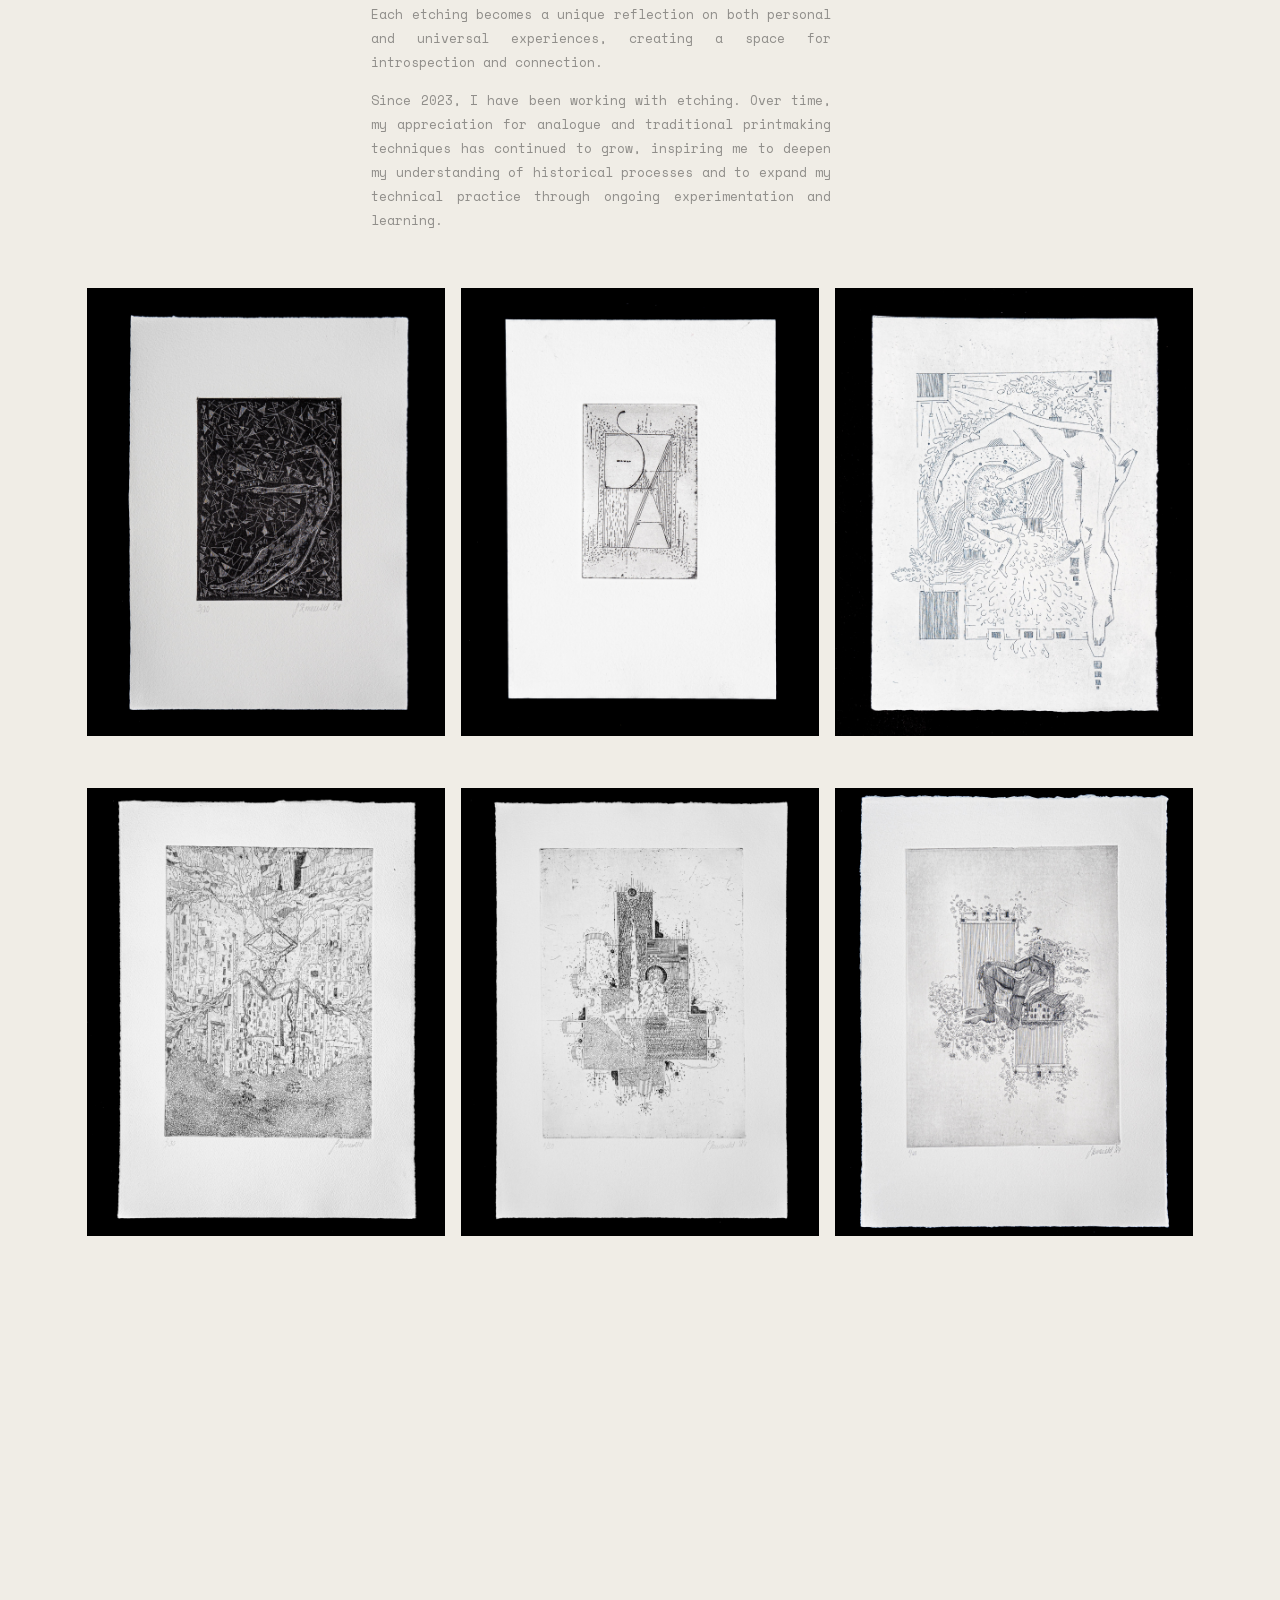
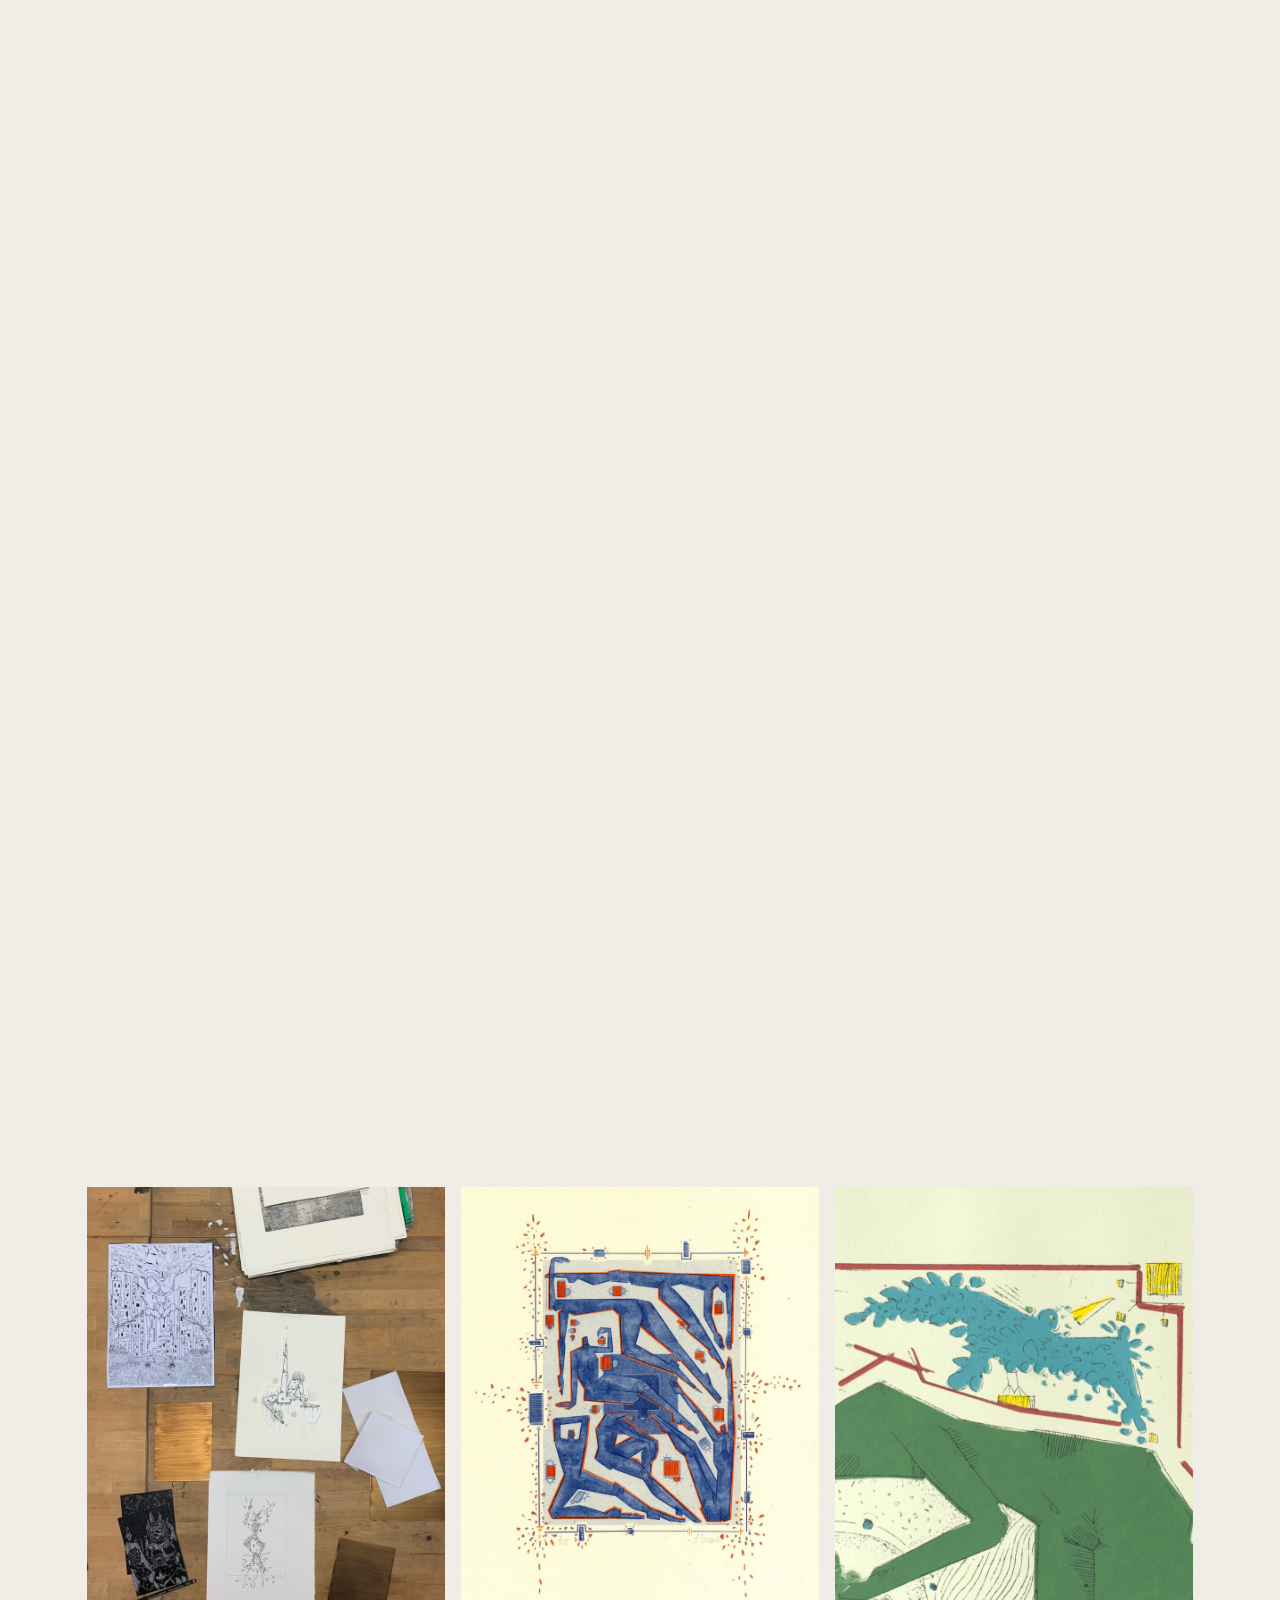
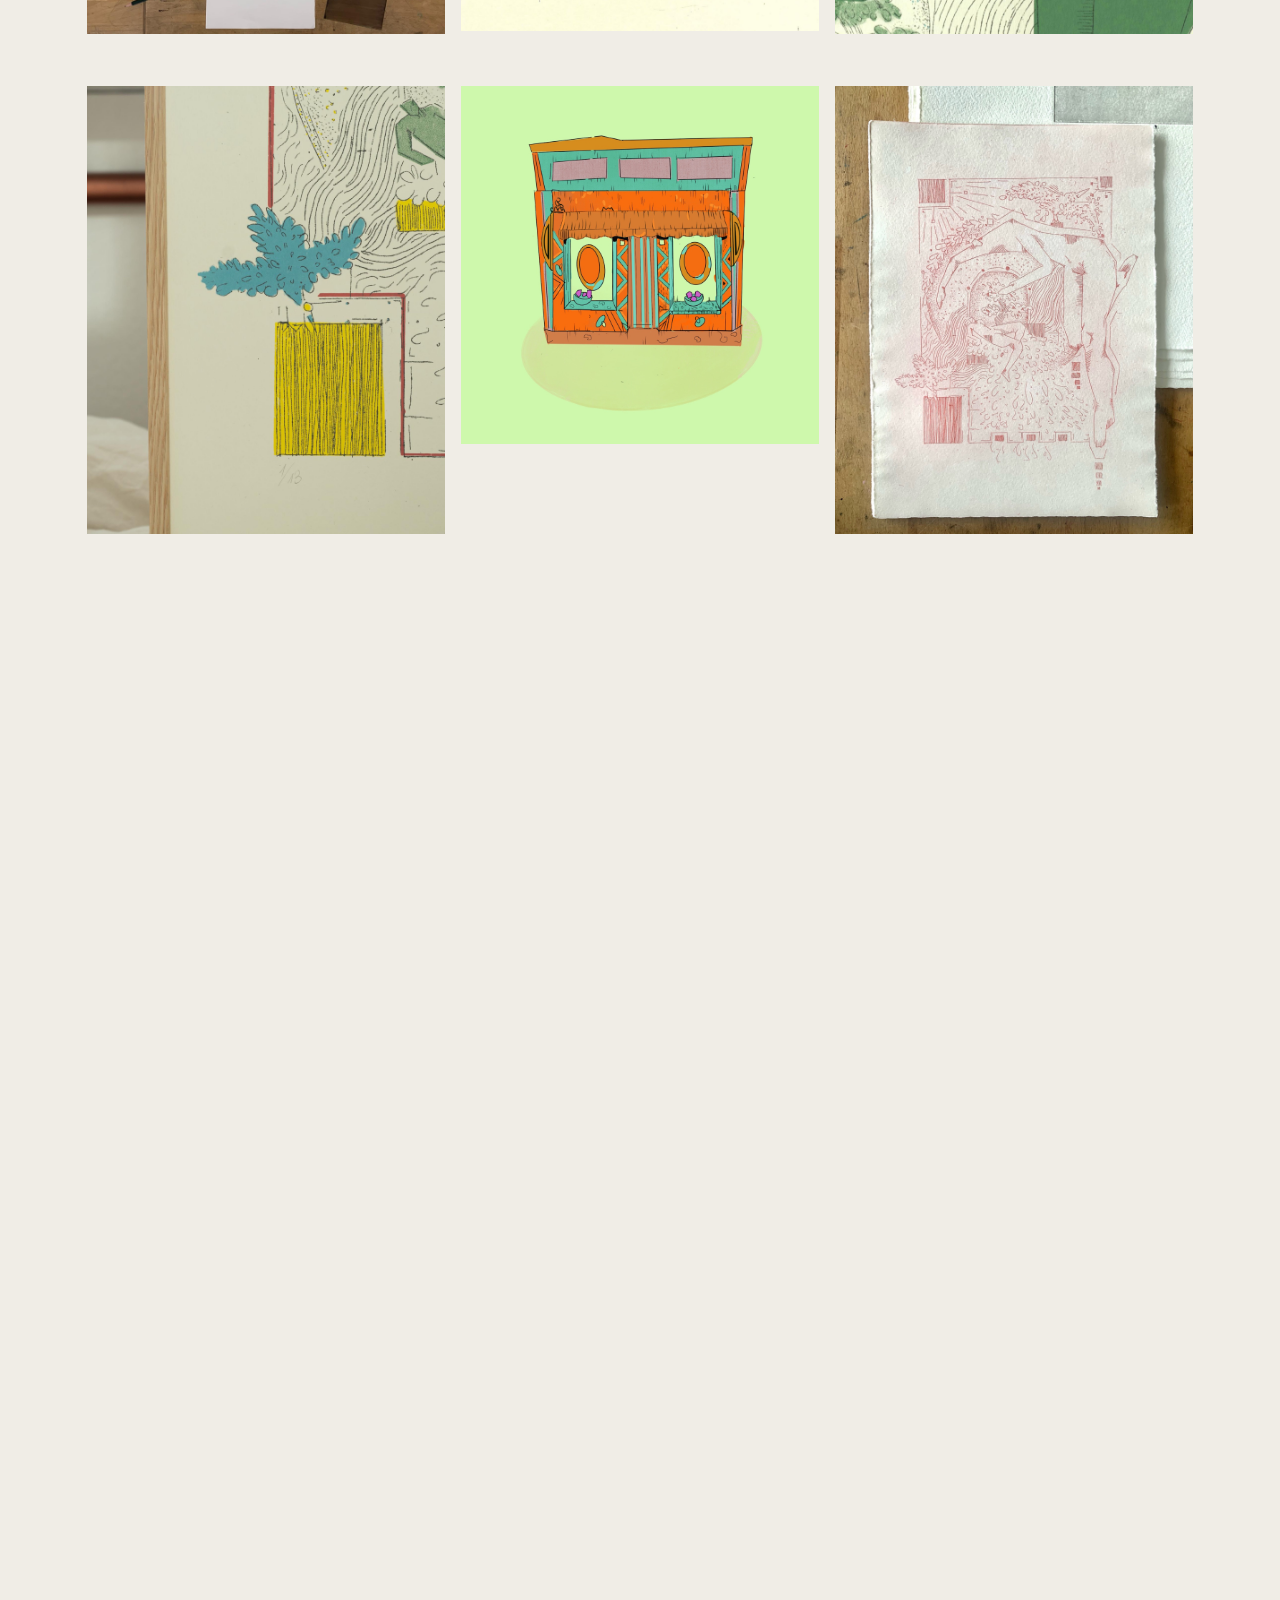
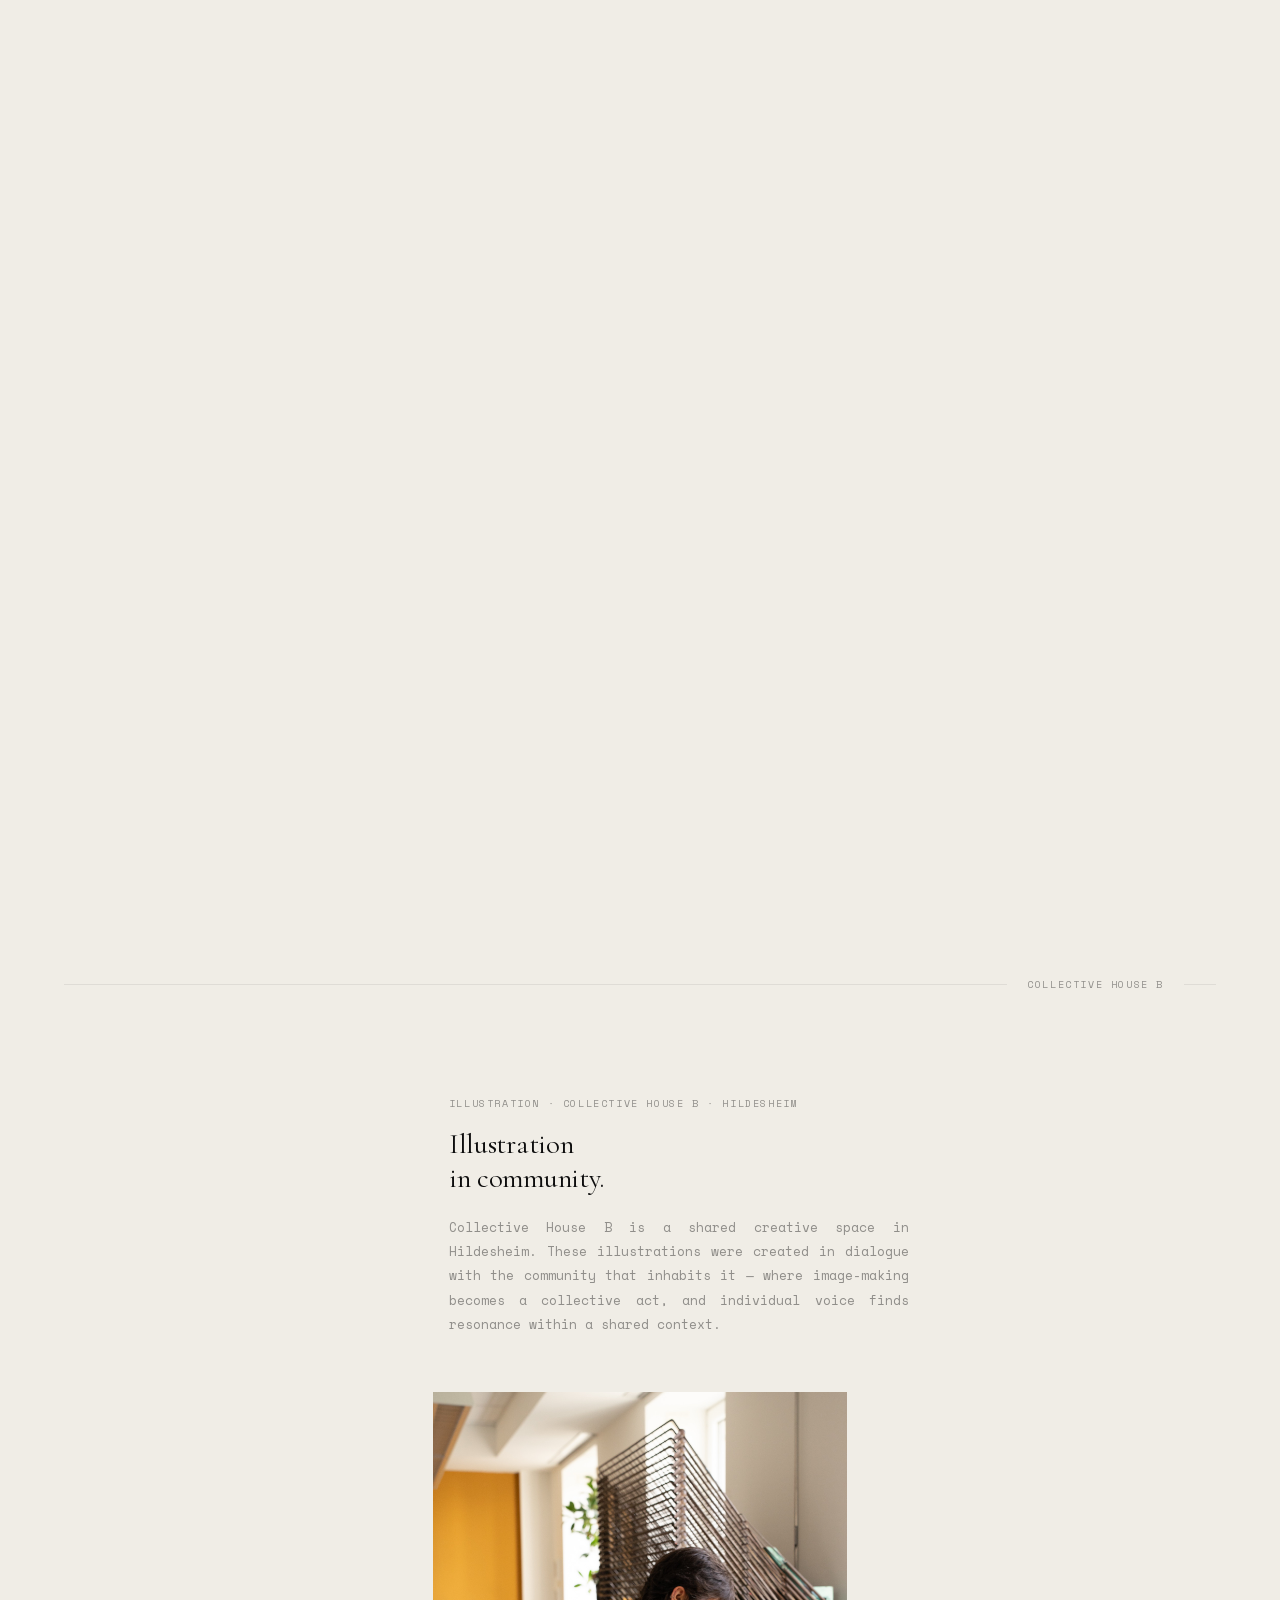
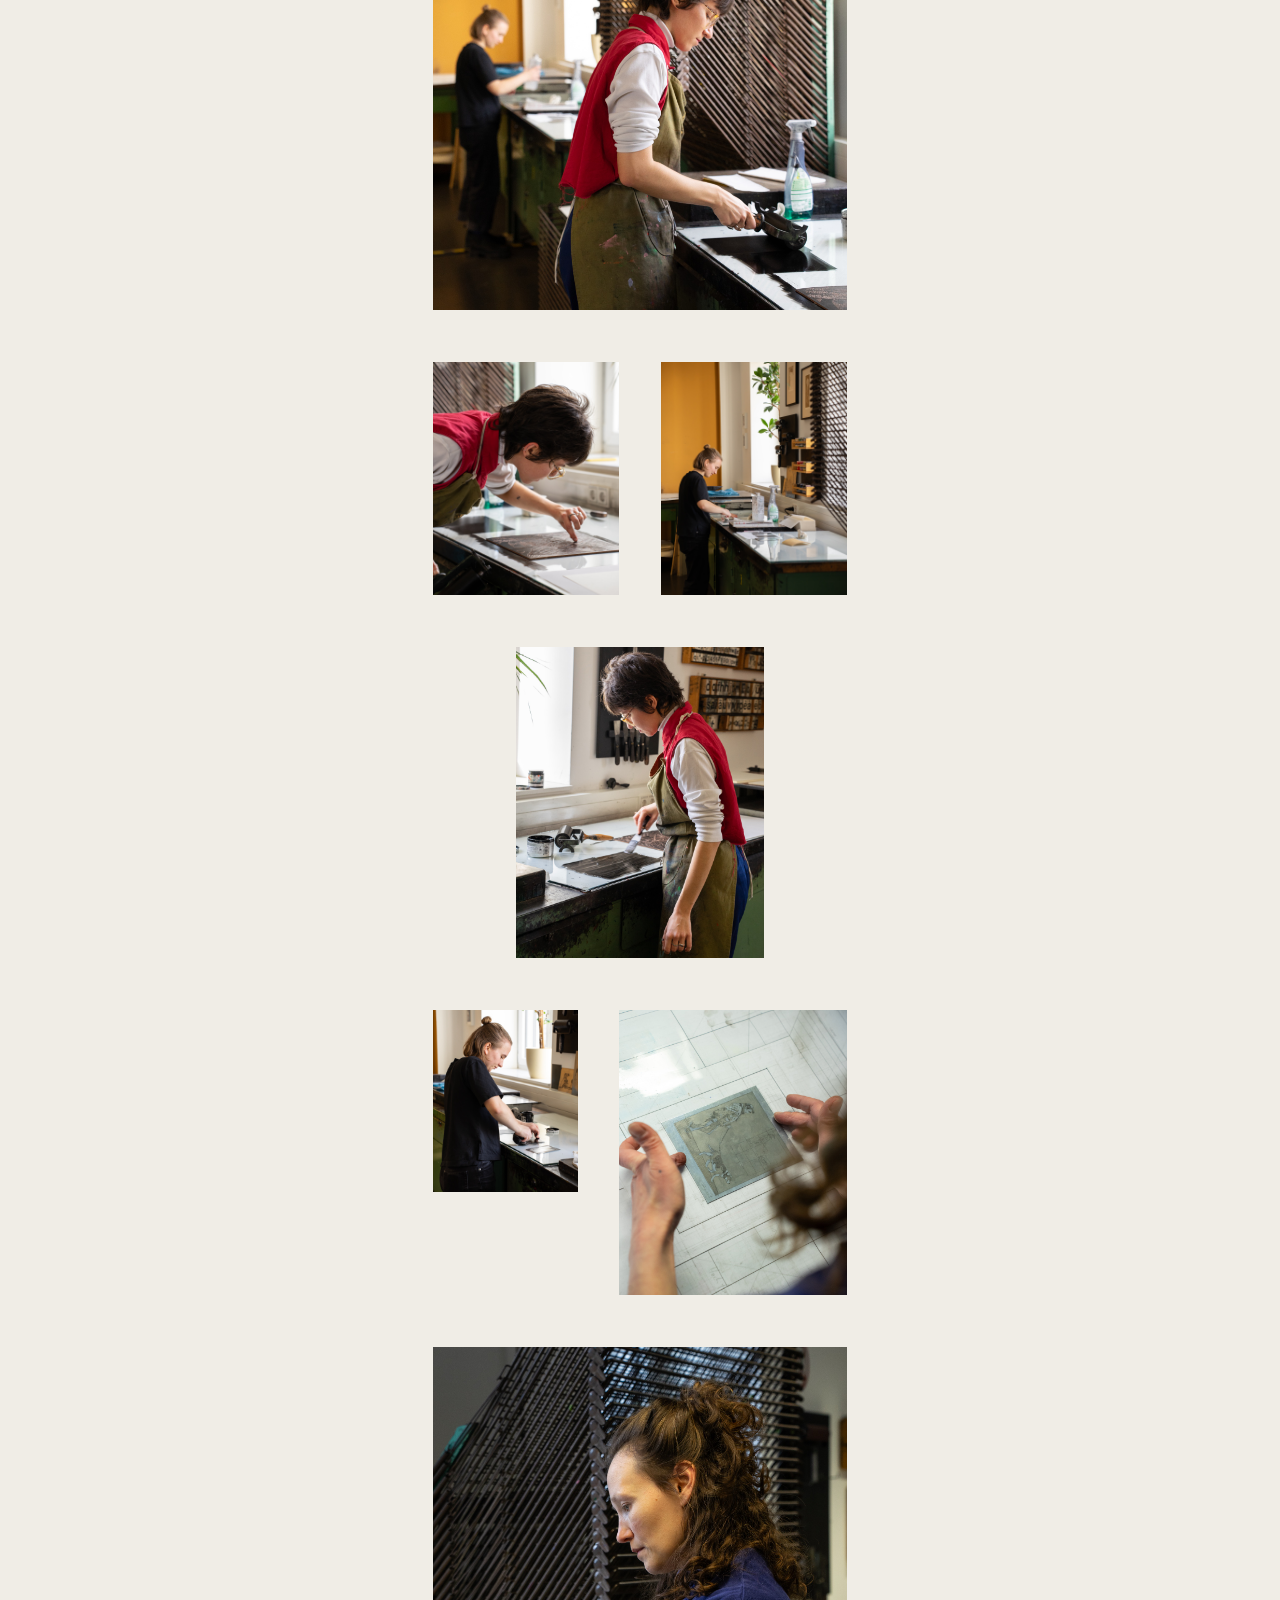
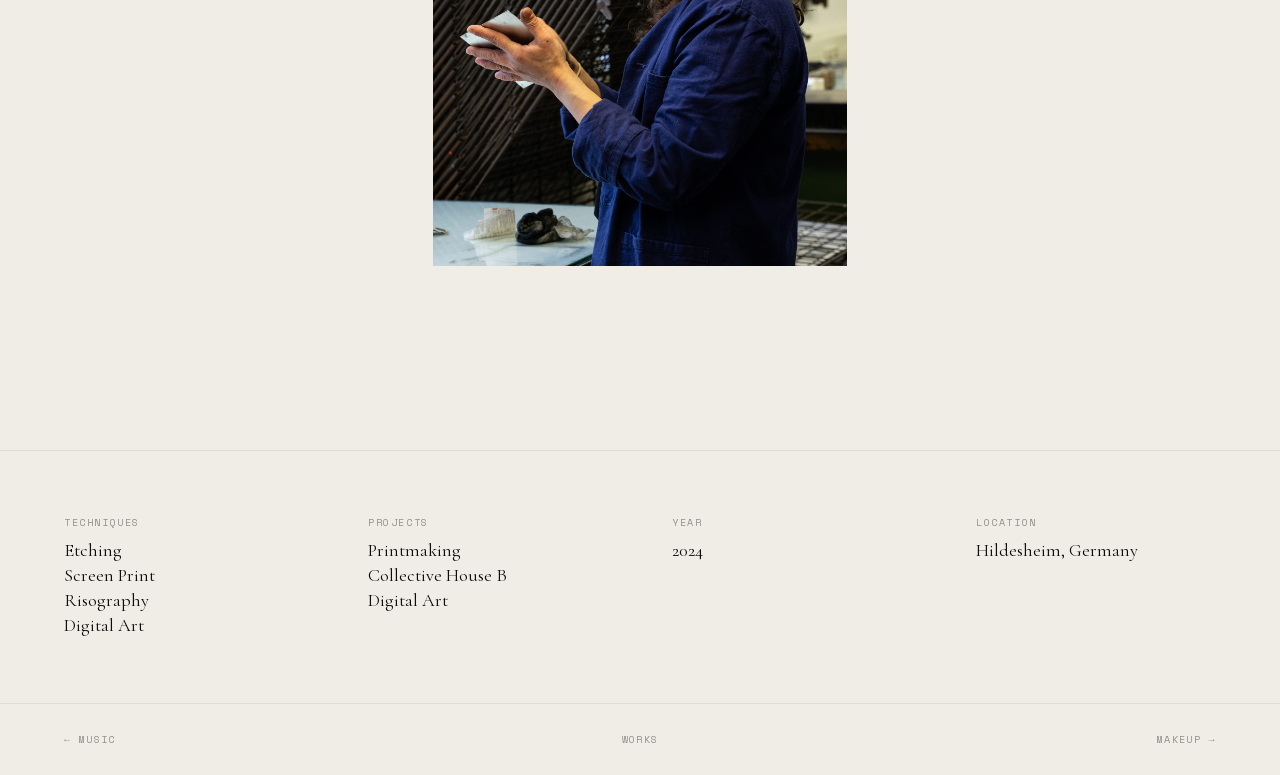
<file: 06_Illustration/index.html>
<!DOCTYPE html>
<html lang="en">
<head>
  <meta charset="UTF-8">
  <meta name="viewport" content="width=device-width, initial-scale=1.0">
  <title>Illustration — Dots &amp; Grain Studio</title>
  <link rel="icon" type="image/svg+xml" href="../favicon.svg">
  <link rel="icon" type="image/png" href="../favicon.png">
  
  
  <link rel="stylesheet" href="../fonts.css">
  <link rel="stylesheet" href="../project.css?v=11">
  <style>
    .pstatement p { text-align: center; margin-left: auto; margin-right: auto; }
  </style>
</head>
<body>

<nav class="pnav">
  <a class="pnav-brand" href="../index.html">Dots &amp; Grain Studio</a>
  <a class="pnav-back" href="../index.html#works">← Works</a>
</nav>

<main>

  <header class="phero reveal">
    <div class="phero-num">06</div>
    <h1 class="phero-title">Illustration</h1>
    <div class="phero-meta">
      <span>2024</span>
      <span>Hildesheim, Germany</span>
      <span>Printmaking · Collective House B</span>
    </div>
  </header>

  <div class="pstatement reveal">
    <p>Techniques that push back — where the imperfection, dedication, and detail become part of the work.</p>
  </div>

  <div class="psection reveal">
    <div class="prow">
      <div class="pw-full pimg">
        <img src="Printmaking/printmaking_01.jpg" alt="Printmaking">
      </div>
    </div>
  </div>

  <div class="pspace-lg"></div>

  <!-- PRINTMAKING -->
  <div class="pdivider reveal"><span>Printmaking</span></div>

  <div class="ptext reveal">
    <div class="ptext-inner">
      <span class="label">Etching · Screen Print · Risography</span>
      <h2>The body as a vessel<br>for stories.</h2>
      <p>A central element of my visual language is the human body as a vessel for stories, inviting viewers to engage with the complexities of identity, memory, and transformation. Each etching becomes a unique reflection on both personal and universal experiences, creating a space for introspection and connection.</p>
      <p>Since 2023, I have been working with etching. Over time, my appreciation for analogue and traditional printmaking techniques has continued to grow, inspiring me to deepen my understanding of historical processes and to expand my technical practice through ongoing experimentation and learning.</p>
    </div>
  </div>

  <div class="psection reveal">
    <div class="prow" style="max-width:96%;margin:0 auto">
      <div class="pw-grow pimg"><img src="Printmaking/printmaking_02.jpg" alt="Printmaking"></div>
      <div class="pw-grow pimg"><img src="Printmaking/printmaking_03.jpg" alt="Printmaking"></div>
      <div class="pw-grow pimg"><img src="Printmaking/printmaking_04.jpg" alt="Printmaking"></div>
    </div>
  </div>

  <div class="pspace-sm"></div>

  <div class="psection reveal">
    <div class="prow" style="max-width:96%;margin:0 auto">
      <div class="pw-grow pimg"><img src="Printmaking/printmaking_08.jpg" alt="Printmaking"></div>
      <div class="pw-grow pimg"><img src="Printmaking/printmaking_09.jpg" alt="Printmaking"></div>
      <div class="pw-grow pimg"><img src="Printmaking/printmaking_11.jpg" alt="Printmaking"></div>
    </div>
  </div>

  <div class="pspace-sm"></div>

  <div class="psection reveal">
    <div class="prow" style="max-width:96%;margin:0 auto">
      <div class="pw-grow pimg"><img src="Printmaking/printmaking_13.jpg" alt="Printmaking"></div>
      <div class="pw-grow pimg"><img src="Printmaking/printmaking_14.jpg" alt="Printmaking"></div>
      <div class="pw-grow pimg"><img src="Printmaking/printmaking_15.jpg" alt="Printmaking"></div>
    </div>
  </div>

  <div class="pspace-sm"></div>

  <div class="psection reveal">
    <div class="prow" style="max-width:96%;margin:0 auto">
      <div class="pw-grow pimg"><img src="Printmaking/printmaking_16.jpg" alt="Printmaking"></div>
      <div class="pw-grow pimg"><img src="Printmaking/printmaking_17.jpg" alt="Printmaking"></div>
      <div class="pw-grow pimg"><img src="Printmaking/printmaking_18.jpg" alt="Printmaking"></div>
    </div>
  </div>

  <div class="pspace-sm"></div>

  <div class="psection reveal">
    <div class="prow" style="max-width:96%;margin:0 auto">
      <div class="pw-grow pimg"><img src="Printmaking/printmaking_19.jpg" alt="Printmaking"></div>
      <div class="pw-grow pimg"><img src="Printmaking/printmaking_20.jpg" alt="Printmaking"></div>
      <div class="pw-grow pimg"><img src="Printmaking/printmaking_21.jpg" alt="Printmaking"></div>
    </div>
  </div>

  <div class="pspace-sm"></div>

  <div class="psection reveal">
    <div class="prow" style="max-width:96%;margin:0 auto">
      <div class="pw-grow pimg"><img src="Printmaking/printmaking_22.jpg" alt="Printmaking"></div>
      <div class="pw-grow pimg"><img src="Printmaking/printmaking_23.jpg" alt="Printmaking"></div>
      <div class="pw-grow pimg"><img src="Printmaking/printmaking_24.jpg" alt="Printmaking"></div>
    </div>
  </div>

  <div class="pspace-sm"></div>

  <div class="psection reveal">
    <div class="prow" style="max-width:96%;margin:0 auto">
      <div class="pw-grow pimg"><img src="Printmaking/printmaking_25.jpg" alt="Printmaking"></div>
      <div class="pw-grow pimg"><img src="Printmaking/printmaking_26.jpg" alt="Printmaking"></div>
      <div class="pw-grow pimg"><img src="Printmaking/printmaking_27.jpg" alt="Printmaking"></div>
    </div>
  </div>

  <div class="pspace-sm"></div>

  <div class="psection reveal">
    <div class="prow" style="max-width:96%;margin:0 auto">
      <div class="pw-grow pimg"><img src="Printmaking/printmaking_28.jpg" alt="Printmaking"></div>
      <div class="pw-grow pimg"><img src="Printmaking/printmaking_29.jpg" alt="Printmaking"></div>
    </div>
  </div>

  <div class="pspace-md"></div>

  <div class="psection reveal">
    <div class="prow prow-equal-h" style="max-width:96%;margin:0 auto">
      <div class="pw-grow pimg"><img src="Printmaking/printmaking_05.jpg" alt="Printmaking"></div>
      <div class="pw-grow pimg"><img src="Printmaking/printmaking_10.jpg" alt="Printmaking"></div>
    </div>
  </div>

  <div class="pspace-sm"></div>

  <div class="psection reveal">
    <div class="prow prow-equal-h" style="max-width:96%;margin:0 auto">
      <div class="pw-grow pimg"><img src="Printmaking/printmaking_07.jpg" alt="Printmaking"></div>
      <div class="pw-grow pimg"><img src="Printmaking/printmaking_12.jpg" alt="Printmaking"></div>
    </div>
  </div>

  <div class="pspace-lg"></div>

  <div class="psection reveal">
    <div class="prow" style="max-width:23%;margin:0 auto">
      <div class="pw-grow pvideo"><video src="https://media.dotsngrain.studio/printmaking_06.mp4" autoplay muted loop playsinline></video></div>
    </div>
  </div>

  <div class="pspace-xl"></div>

  <!-- COLLECTIVE HOUSE B -->
  <div class="pdivider reveal"><span>Collective House B</span></div>

  <div class="ptext reveal">
    <div class="ptext-inner right">
      <span class="label">Illustration · Collective House B · Hildesheim</span>
      <h2>Illustration<br>in community.</h2>
      <p>Collective House B is a shared creative space in Hildesheim. These illustrations were created in dialogue with the community that inhabits it — where image-making becomes a collective act, and individual voice finds resonance within a shared context.</p>
    </div>
  </div>

  <div class="psection reveal">
    <div class="prow">
      <div class="pw-full pimg">
        <img src="Collective_House_B/collective_house_b_01.jpg" alt="Collective House B">
      </div>
    </div>
  </div>

  <div class="pspace-sm"></div>

  <div class="psection reveal">
    <div class="prow">
      <div class="pw-45 pimg">
        <img src="Collective_House_B/collective_house_b_02.jpg" alt="Collective House B">
      </div>
      <div class="pw-45 pimg ml-auto">
        <img src="Collective_House_B/collective_house_b_03.jpg" alt="Collective House B">
      </div>
    </div>
  </div>

  <div class="pspace-sm"></div>

  <div class="psection reveal">
    <div class="prow">
      <div class="pw-60 pimg ml-20">
        <img src="Collective_House_B/collective_house_b_05.jpg" alt="Collective House B">
      </div>
    </div>
  </div>

  <div class="pspace-sm"></div>

  <div class="psection reveal">
    <div class="prow">
      <div class="pw-35 pimg">
        <img src="Collective_House_B/collective_house_b_06.jpg" alt="Collective House B">
      </div>
      <div class="pw-55 pimg ml-auto">
        <img src="Collective_House_B/collective_house_b_07.jpg" alt="Collective House B">
      </div>
    </div>
  </div>

  <div class="pspace-sm"></div>

  <div class="psection reveal">
    <div class="prow">
      <div class="pw-full pimg">
        <img src="Collective_House_B/collective_house_b_08.jpg" alt="Collective House B">
      </div>
    </div>
  </div>

  <div class="pspace-xl"></div>

  <dl class="pcredits reveal">
    <div class="pcredits-item">
      <dt>Techniques</dt>
      <dd>Etching<br>Screen Print<br>Risography<br>Digital Art</dd>
    </div>
    <div class="pcredits-item">
      <dt>Projects</dt>
      <dd>Printmaking<br>Collective House B<br>Digital Art</dd>
    </div>
    <div class="pcredits-item">
      <dt>Year</dt>
      <dd>2024</dd>
    </div>
    <div class="pcredits-item">
      <dt>Location</dt>
      <dd>Hildesheim, Germany</dd>
    </div>
  </dl>

</main>

<nav class="pbottomnav">
  <a class="pbn-prev" href="../05_music/index.html">← Music</a>
  <a class="pbn-home" href="../index.html#works">Works</a>
  <a class="pbn-next" href="../07_makeup/index.html">Makeup →</a>
</nav>

<script src="../project.js"></script>

</body>
</html>
</file>
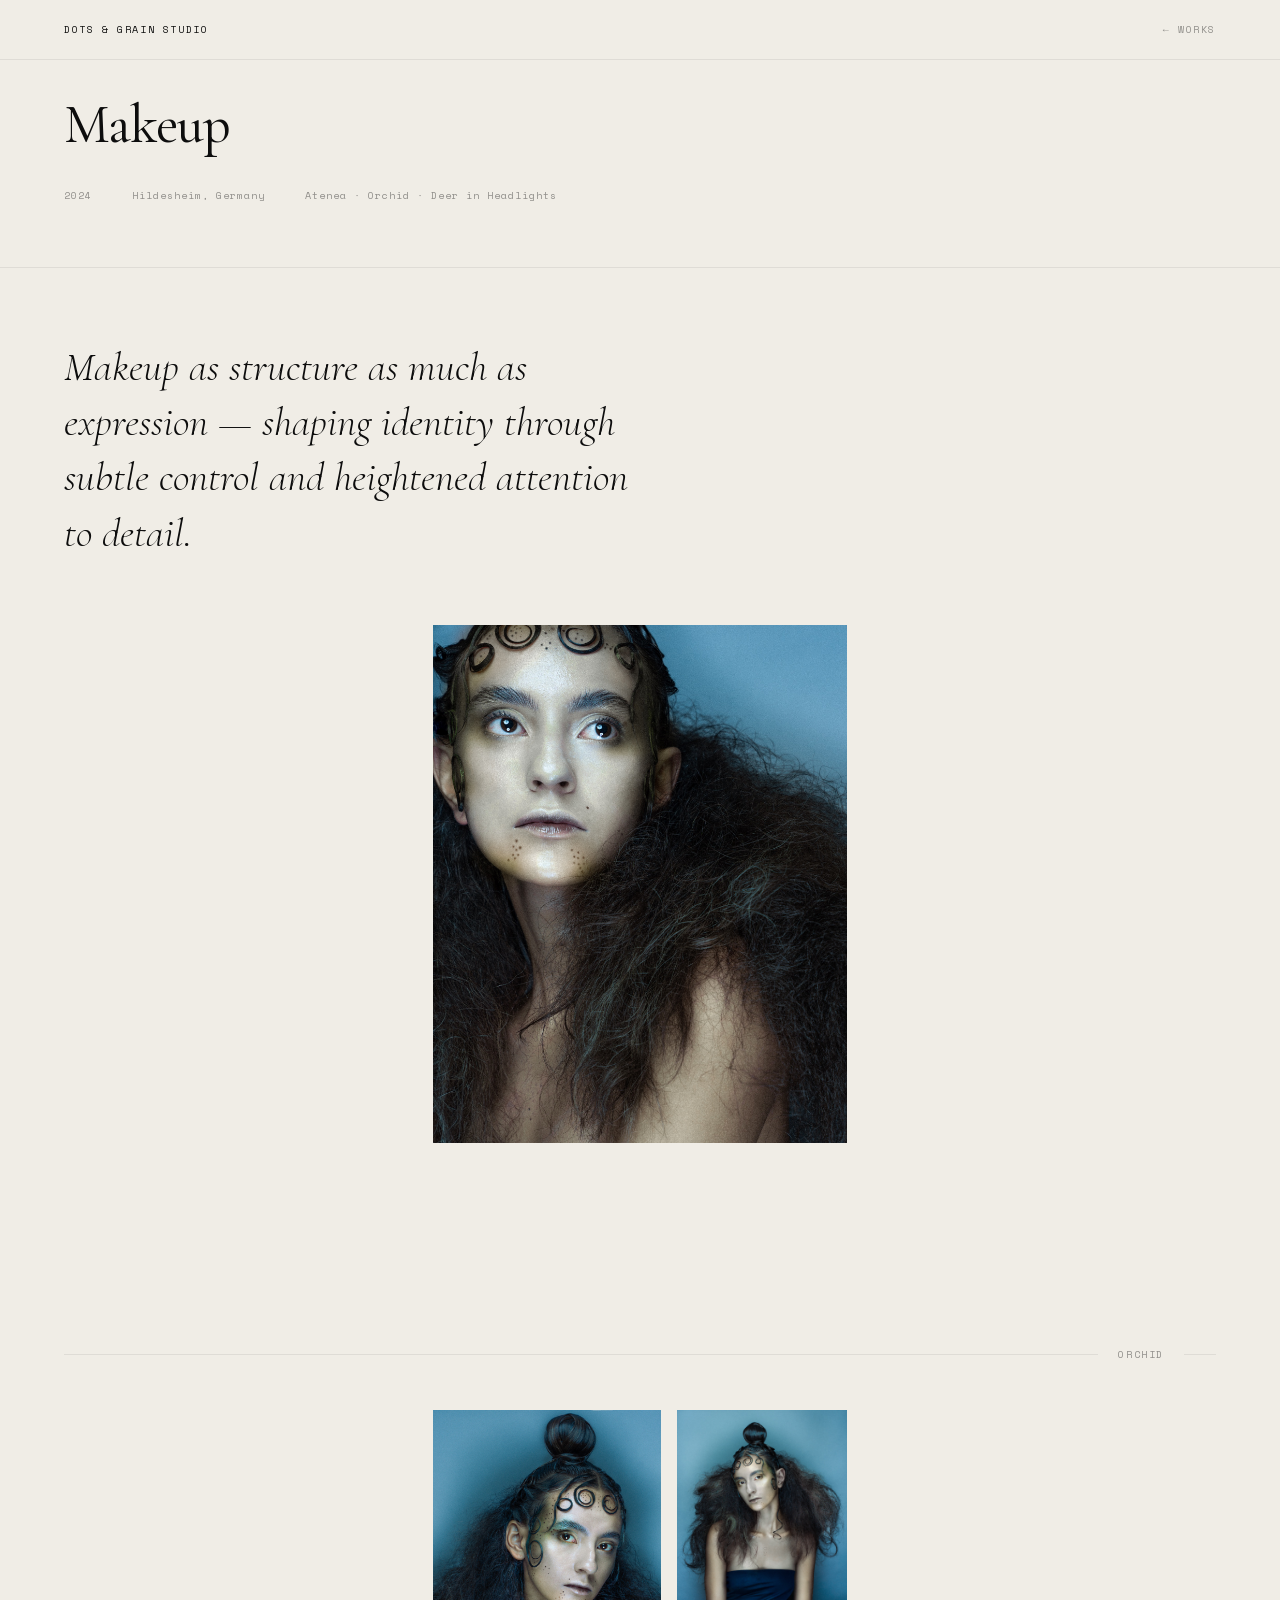
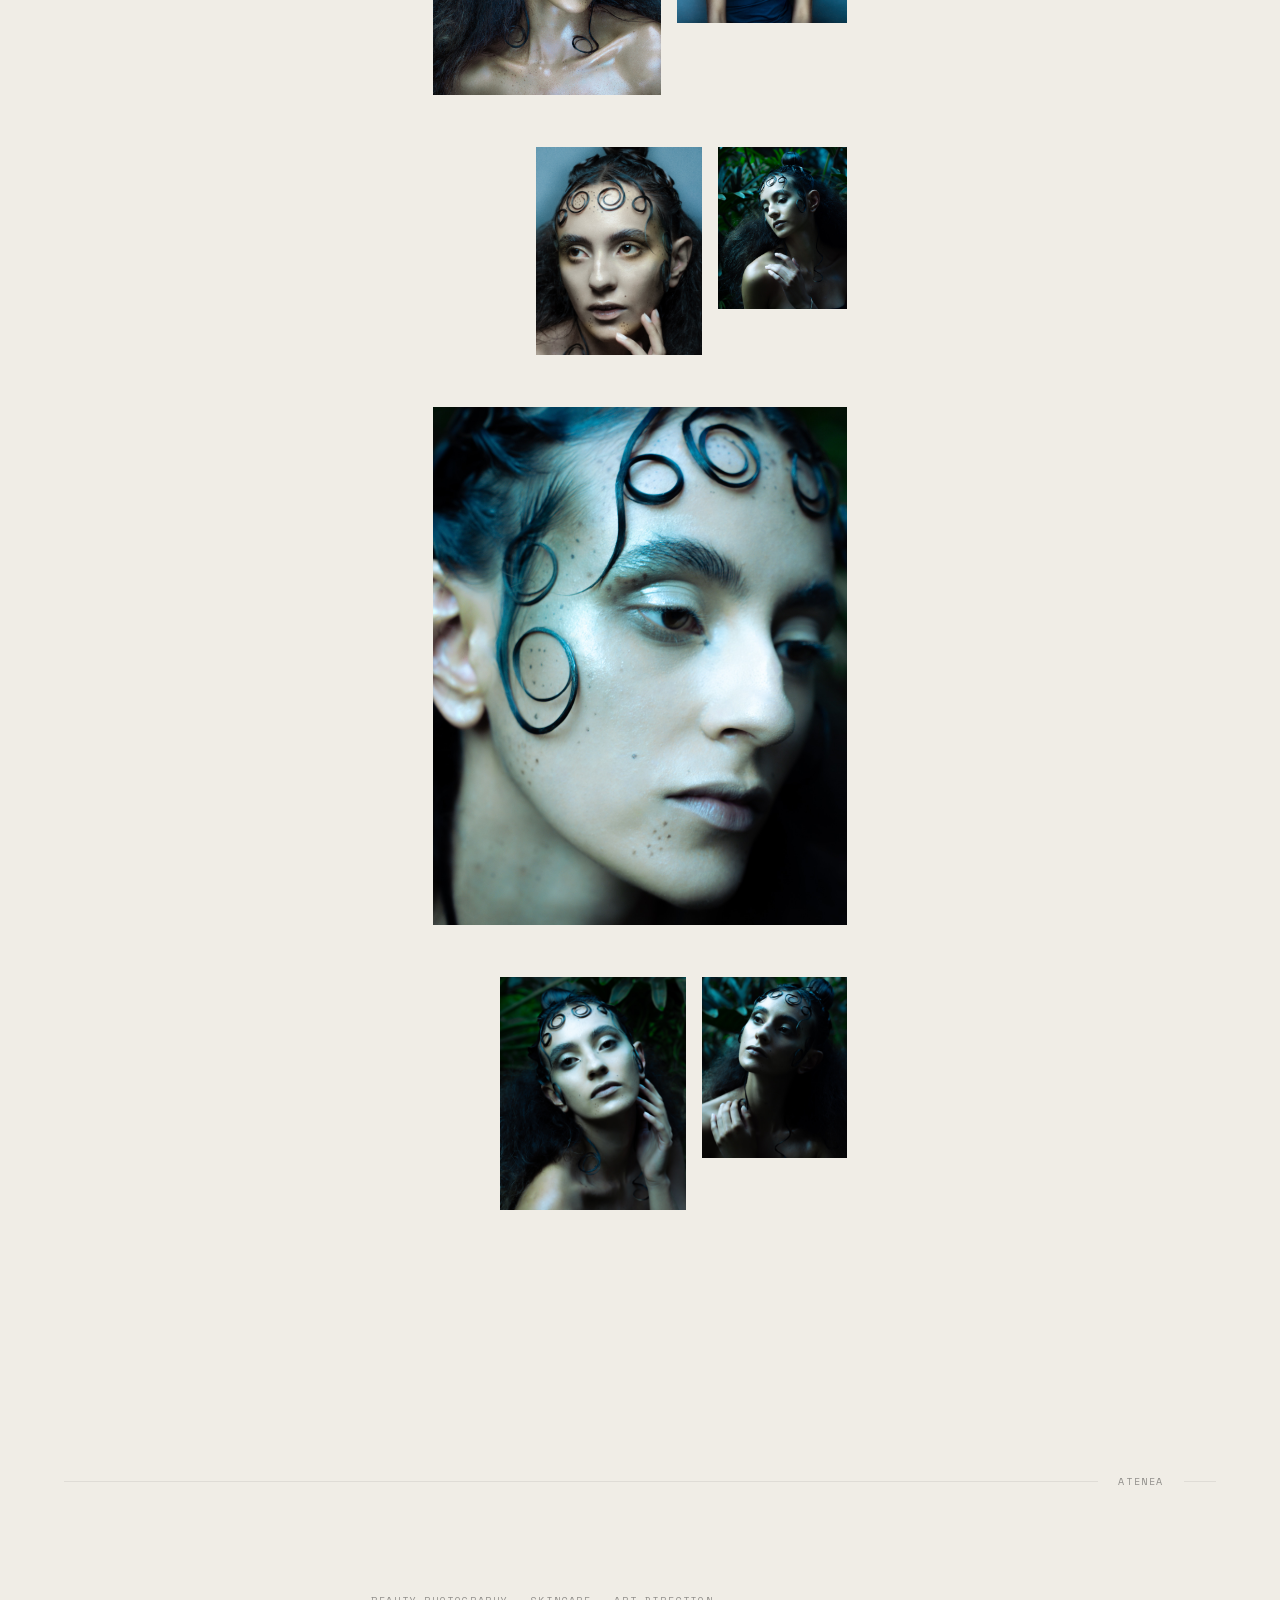
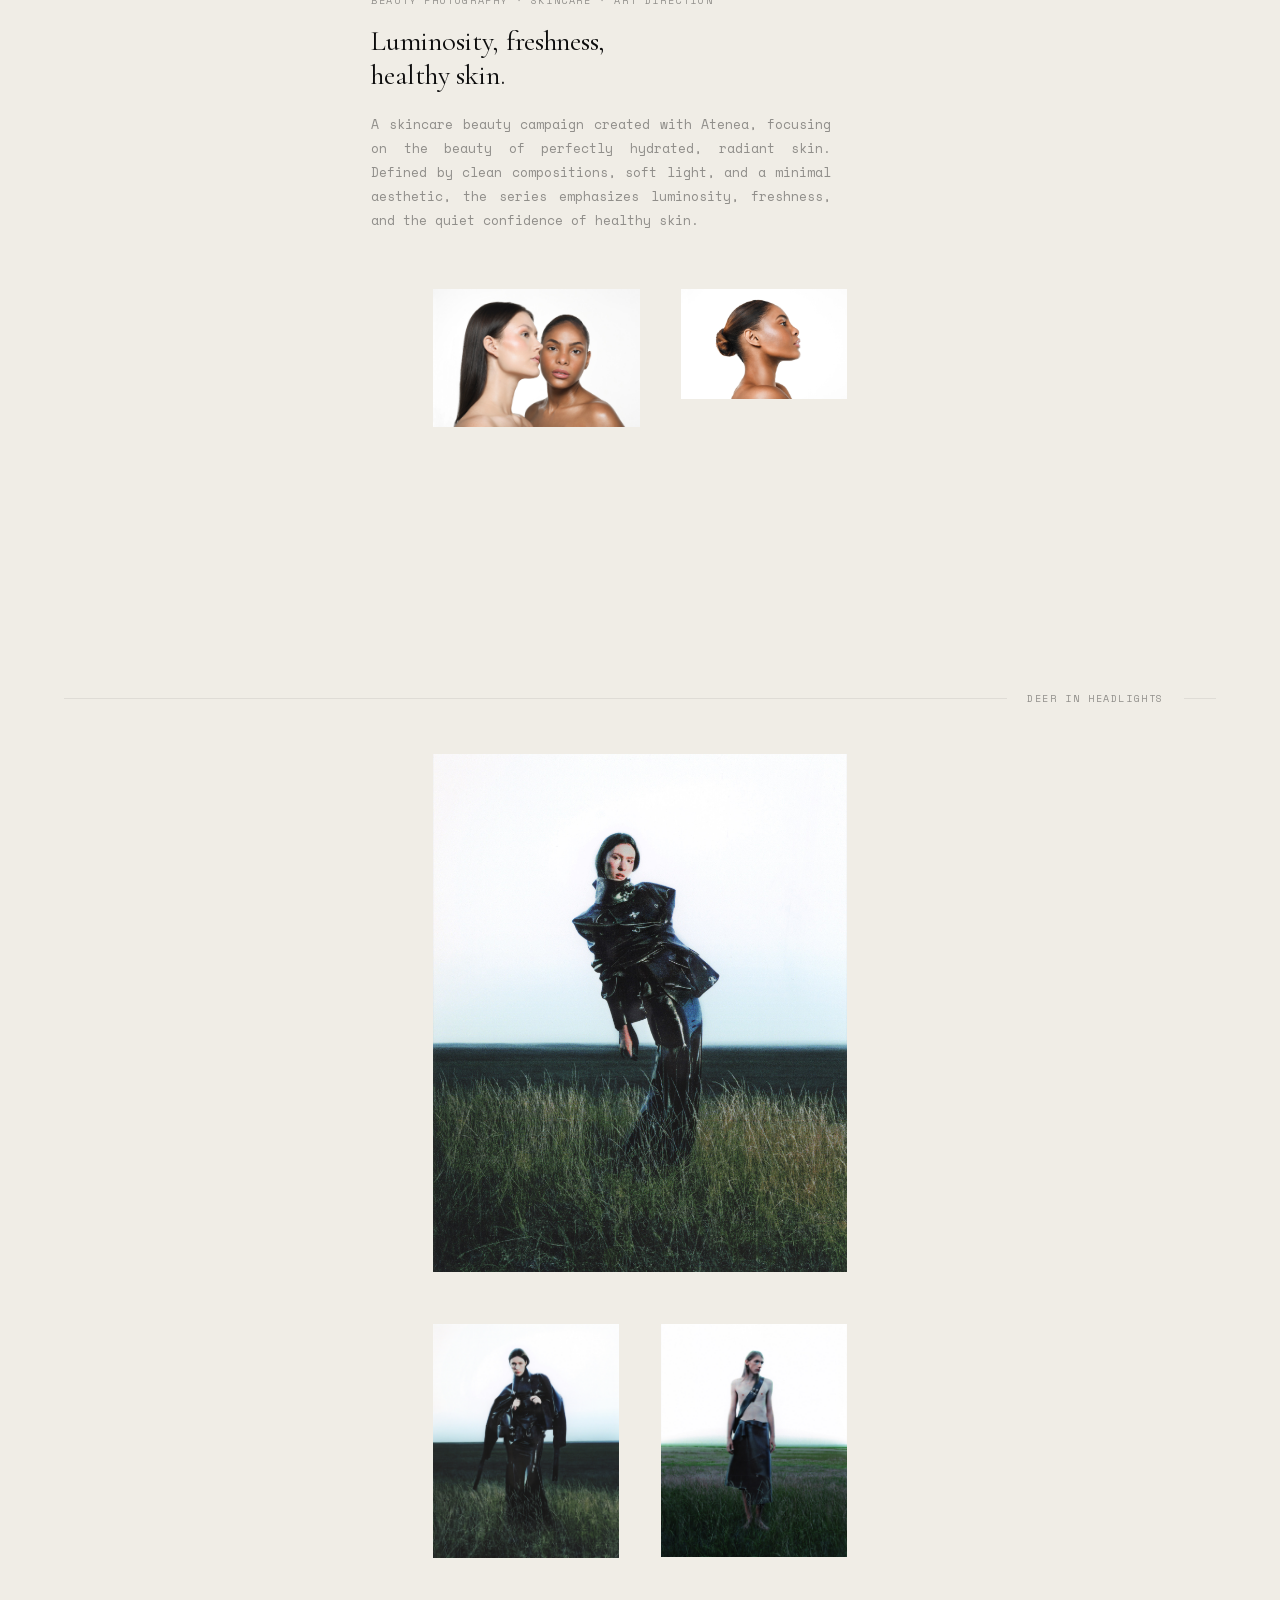
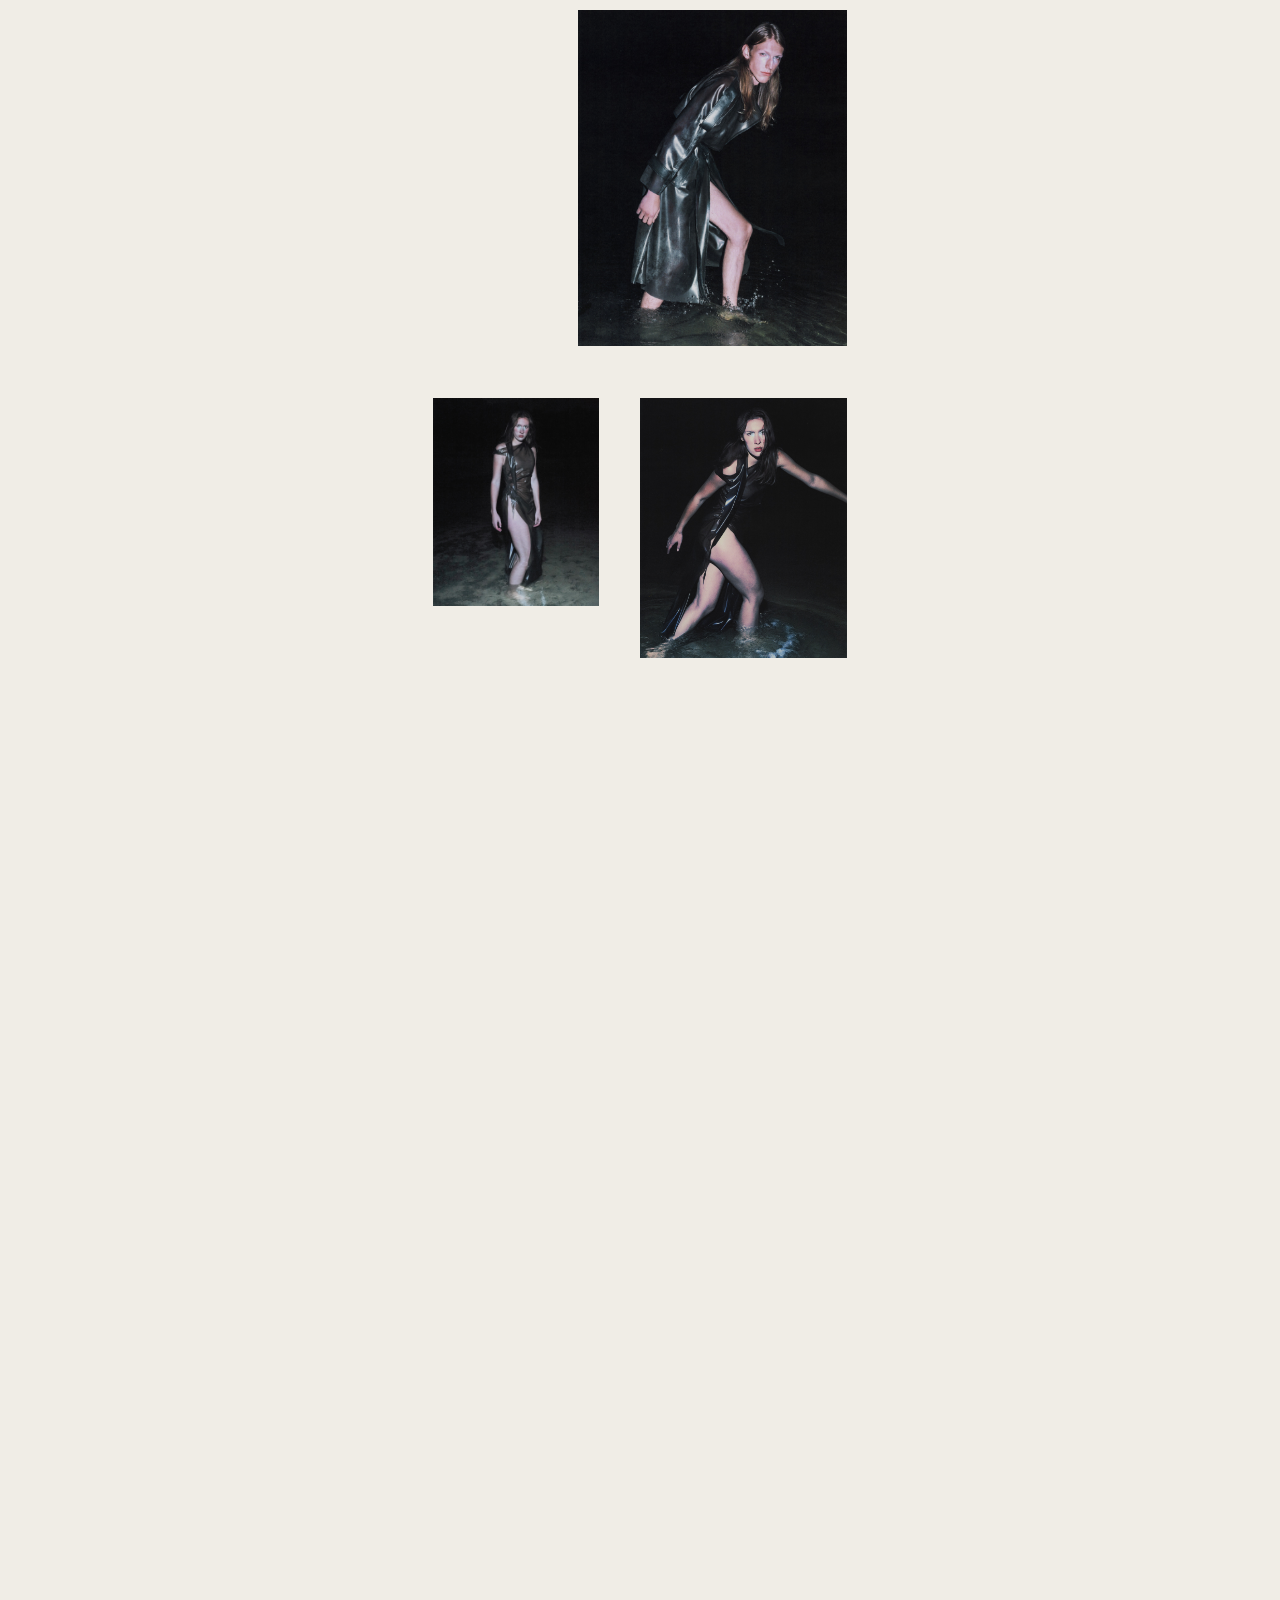
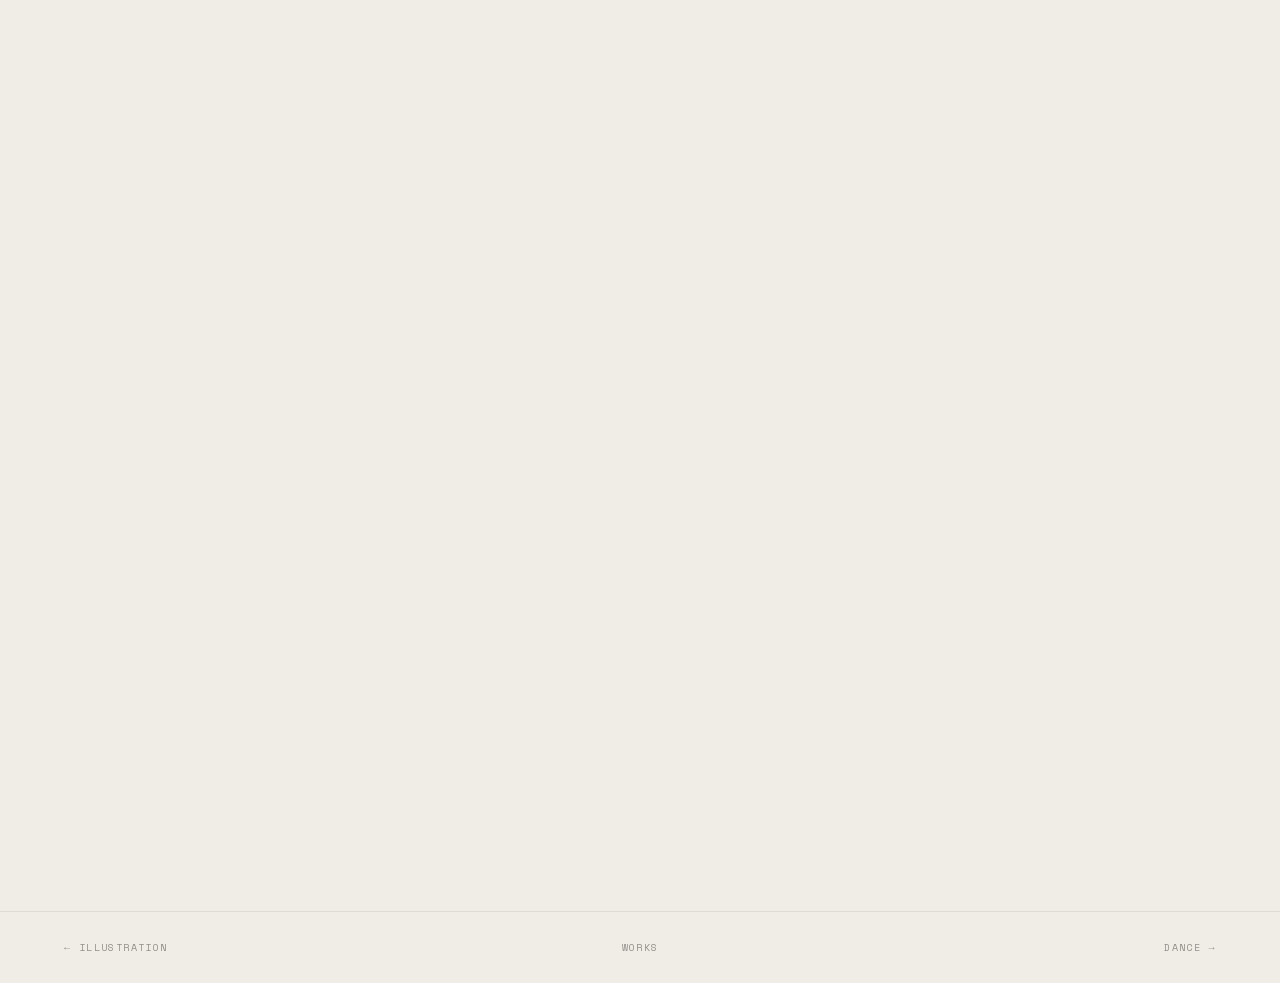
<file: 07_makeup/index.html>
<!DOCTYPE html>
<html lang="en">
<head>
  <meta charset="UTF-8">
  <meta name="viewport" content="width=device-width, initial-scale=1.0">
  <title>Makeup — Dots &amp; Grain Studio</title>
  <link rel="icon" type="image/svg+xml" href="../favicon.svg">
  <link rel="icon" type="image/png" href="../favicon.png">
  
  
  <link rel="stylesheet" href="../fonts.css">
  <link rel="stylesheet" href="../project.css?v=11">
</head>
<body>

<nav class="pnav">
  <a class="pnav-brand" href="../index.html">Dots &amp; Grain Studio</a>
  <a class="pnav-back" href="../index.html#works">← Works</a>
</nav>

<main>

  <header class="phero reveal">
    <div class="phero-num">07</div>
    <h1 class="phero-title">Makeup</h1>
    <div class="phero-meta">
      <span>2024</span>
      <span>Hildesheim, Germany</span>
      <span>Atenea · Orchid · Deer in Headlights</span>
    </div>
  </header>

  <div class="pstatement reveal">
    <p>Makeup as structure as much as expression — shaping identity through subtle control and heightened attention to detail.</p>
  </div>

  <div class="psection reveal">
    <div class="prow">
      <div class="pw-full pimg">
        <img src="Orchid/orchid_01.jpg" alt="Orchid">
      </div>
    </div>
  </div>

  <div class="pspace-lg"></div>

  <!-- ORCHID -->
  <div class="pdivider reveal"><span>Orchid</span></div>

  <div class="psection reveal">
    <div class="prow">
      <div class="pw-55 pimg">
        <img src="Orchid/orchid_02.jpg" alt="Orchid">
      </div>
      <div class="pw-grow pimg">
        <img src="Orchid/orchid_03.jpg" alt="Orchid">
      </div>
    </div>
  </div>

  <div class="pspace-sm"></div>

  <div class="psection reveal">
    <div class="prow">
      <div class="pw-40 pimg ml-25">
        <img src="Orchid/orchid_04.jpg" alt="Orchid">
      </div>
      <div class="pw-grow pimg">
        <img src="Orchid/orchid_05.jpg" alt="Orchid">
      </div>
    </div>
  </div>

  <div class="pspace-sm"></div>

  <div class="psection reveal">
    <div class="prow">
      <div class="pw-full pimg">
        <img src="Orchid/orchid_06.jpg" alt="Orchid">
      </div>
    </div>
  </div>

  <div class="pspace-sm"></div>

  <div class="psection reveal">
    <div class="prow">
      <div class="pw-45 pimg ml-auto">
        <img src="Orchid/orchid_07.jpg" alt="Orchid">
      </div>
      <div class="pw-35 pimg">
        <img src="Orchid/orchid_08.jpg" alt="Orchid">
      </div>
    </div>
  </div>

  <div class="pspace-xl"></div>

  <!-- ATENEA -->
  <div class="pdivider reveal"><span>Atenea</span></div>

  <div class="ptext reveal">
    <div class="ptext-inner">
      <span class="label">Beauty Photography · Skincare · Art Direction</span>
      <h2>Luminosity, freshness,<br>healthy skin.</h2>
      <p>A skincare beauty campaign created with Atenea, focusing on the beauty of perfectly hydrated, radiant skin. Defined by clean compositions, soft light, and a minimal aesthetic, the series emphasizes luminosity, freshness, and the quiet confidence of healthy skin.</p>
    </div>
  </div>

  <div class="psection reveal">
    <div class="prow">
      <div class="pw-50 pimg">
        <img src="Atenea/atenea_02.jpg" alt="Atenea">
      </div>
      <div class="pw-40 pimg ml-auto">
        <img src="Atenea/atenea_03.jpg" alt="Atenea">
      </div>
    </div>
  </div>

  <div class="pspace-xl"></div>

  <!-- DEER IN HEADLIGHTS -->
  <div class="pdivider reveal"><span>Deer in Headlights</span></div>

  <div class="psection reveal">
    <div class="prow">
      <div class="pw-full pimg">
        <img src="Deer_in_Headlights/morphstudio_deer_in_headlights_03.jpg" alt="Deer in Headlights">
      </div>
    </div>
  </div>

  <div class="pspace-sm"></div>

  <div class="psection reveal">
    <div class="prow">
      <div class="pw-45 pimg">
        <img src="Deer_in_Headlights/morphstudio_deer_in_headlights_04.jpg" alt="Deer in Headlights">
      </div>
      <div class="pw-45 pimg ml-auto">
        <img src="Deer_in_Headlights/morphstudio_deer_in_headlights_05.jpg" alt="Deer in Headlights">
      </div>
    </div>
  </div>

  <div class="pspace-sm"></div>

  <div class="psection reveal">
    <div class="prow">
      <div class="pw-65 pimg ml-auto">
        <img src="Deer_in_Headlights/morphstudio_deer_in_headlights_07.jpg" alt="Deer in Headlights">
      </div>
    </div>
  </div>

  <div class="pspace-sm"></div>

  <div class="psection reveal">
    <div class="prow">
      <div class="pw-40 pimg">
        <img src="Deer_in_Headlights/morphstudio_deer_in_headlights_09.jpg" alt="Deer in Headlights">
      </div>
      <div class="pw-50 pimg ml-auto">
        <img src="Deer_in_Headlights/morphstudio_deer_in_headlights_10.jpg" alt="Deer in Headlights">
      </div>
    </div>
  </div>

  <div class="pspace-sm"></div>

  <div class="psection reveal">
    <div class="prow">
      <div class="pw-full pimg">
        <img src="Deer_in_Headlights/morphstudio_deer_in_headlights_11.jpg" alt="Deer in Headlights">
      </div>
    </div>
  </div>

  <div class="pspace-sm"></div>

  <div class="psection reveal">
    <div class="prow">
      <div class="pw-35 pimg ml-15">
        <img src="Deer_in_Headlights/morphstudio_deer_in_headlights_13.jpg" alt="Deer in Headlights">
      </div>
      <div class="pw-40 pimg">
        <img src="Deer_in_Headlights/morphstudio_deer_in_headlights_15.jpg" alt="Deer in Headlights">
      </div>
    </div>
  </div>

  <div class="pspace-xl"></div>

  <!-- ON SET -->
  <div class="pdivider reveal"><span>On Set</span></div>

  <div class="psection reveal">
    <div class="prow">
      <div class="pw-55 pimg ml-auto">
        <img src="On_Set_Makeup/on_set_02.jpg" alt="On Set">
      </div>
      <div class="pw-35 pimg">
        <img src="On_Set_Makeup/on_set_03.jpg" alt="On Set">
      </div>
    </div>
  </div>

  <div class="pspace-xl"></div>

  <dl class="pcredits reveal">
    <div class="pcredits-item">
      <dt>Discipline</dt>
      <dd>Conceptual Makeup<br>Art Direction<br>Beauty Photography</dd>
    </div>
    <div class="pcredits-item">
      <dt>Credits — Atenea</dt>
      <dd>Sitadevi Zonneveld<br>Ana Trujillo</dd>
    </div>
    <div class="pcredits-item">
      <dt>Year</dt>
      <dd>2024</dd>
    </div>
  </dl>

</main>

<nav class="pbottomnav">
  <a class="pbn-prev" href="../06_Illustration/index.html">← Illustration</a>
  <a class="pbn-home" href="../index.html#works">Works</a>
  <a class="pbn-next" href="../08_dance/index.html">Dance →</a>
</nav>

<script src="../project.js"></script>

</body>
</html>
</file>
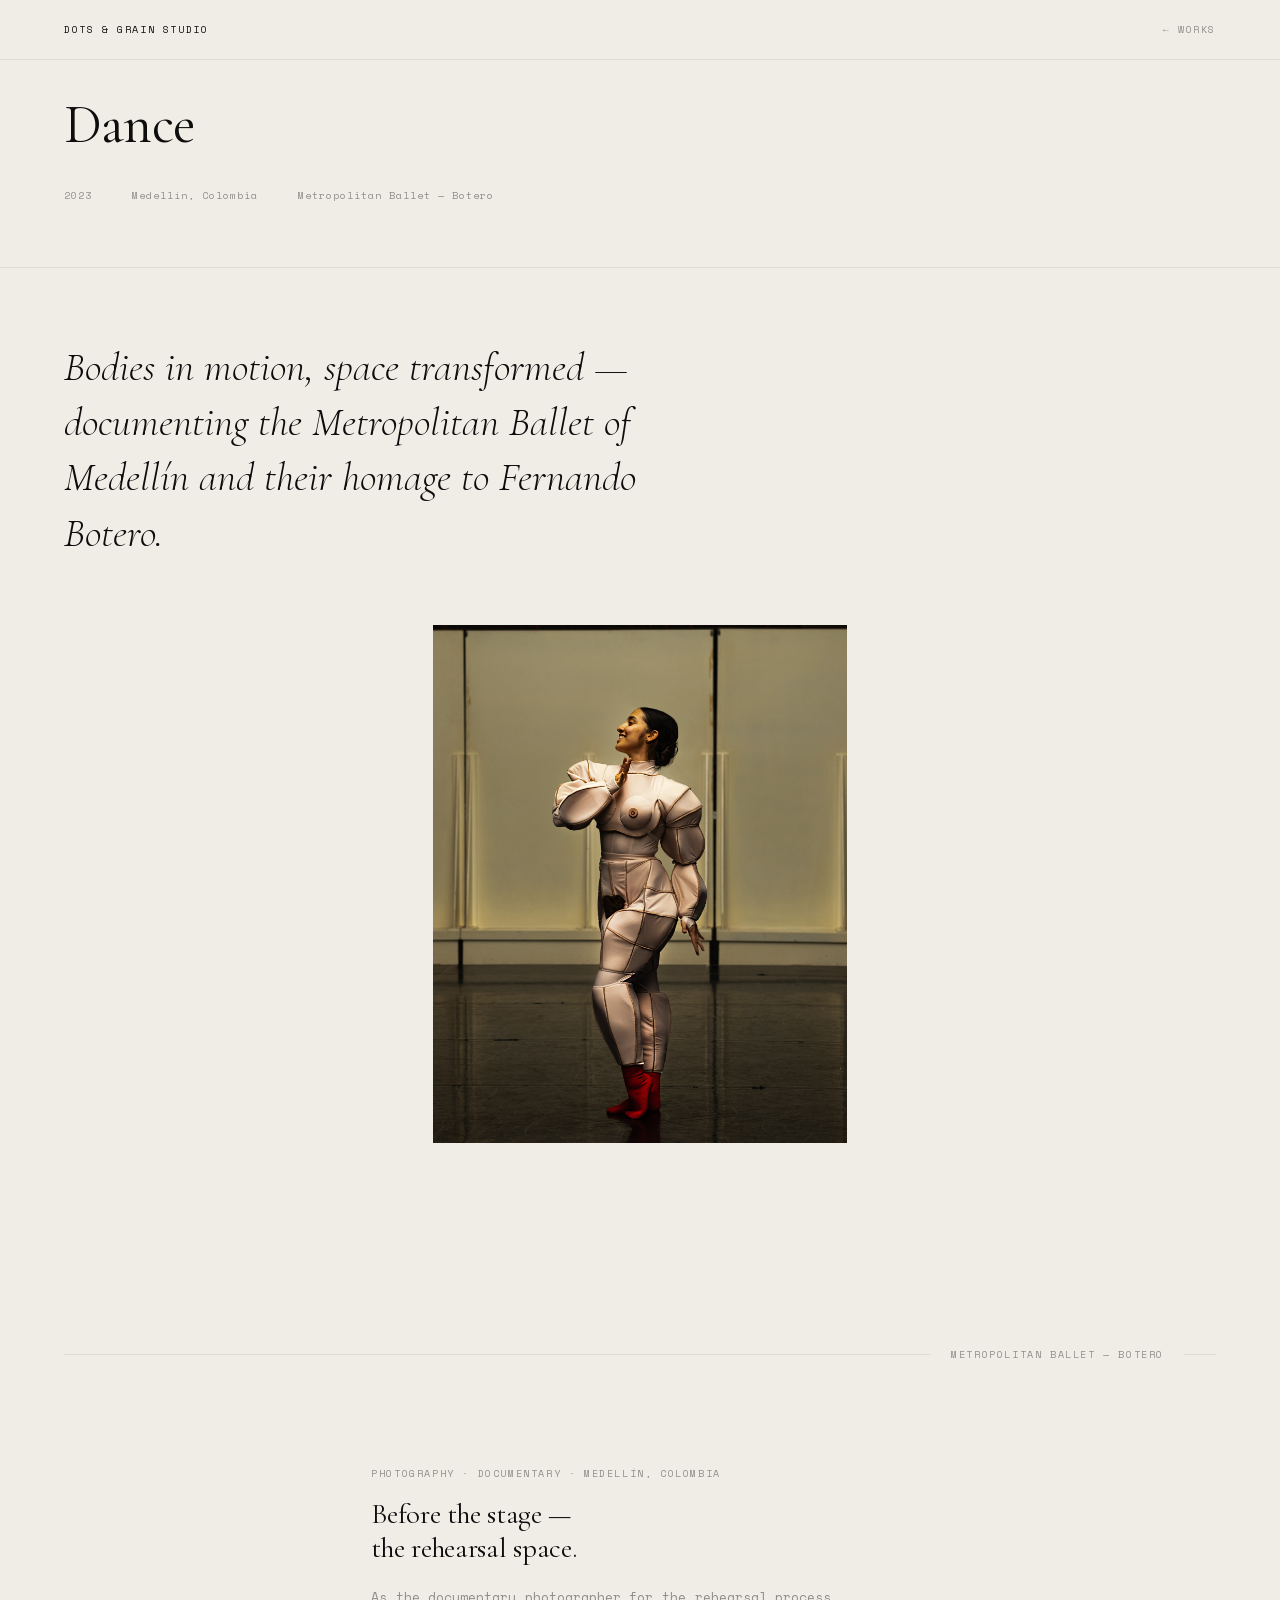
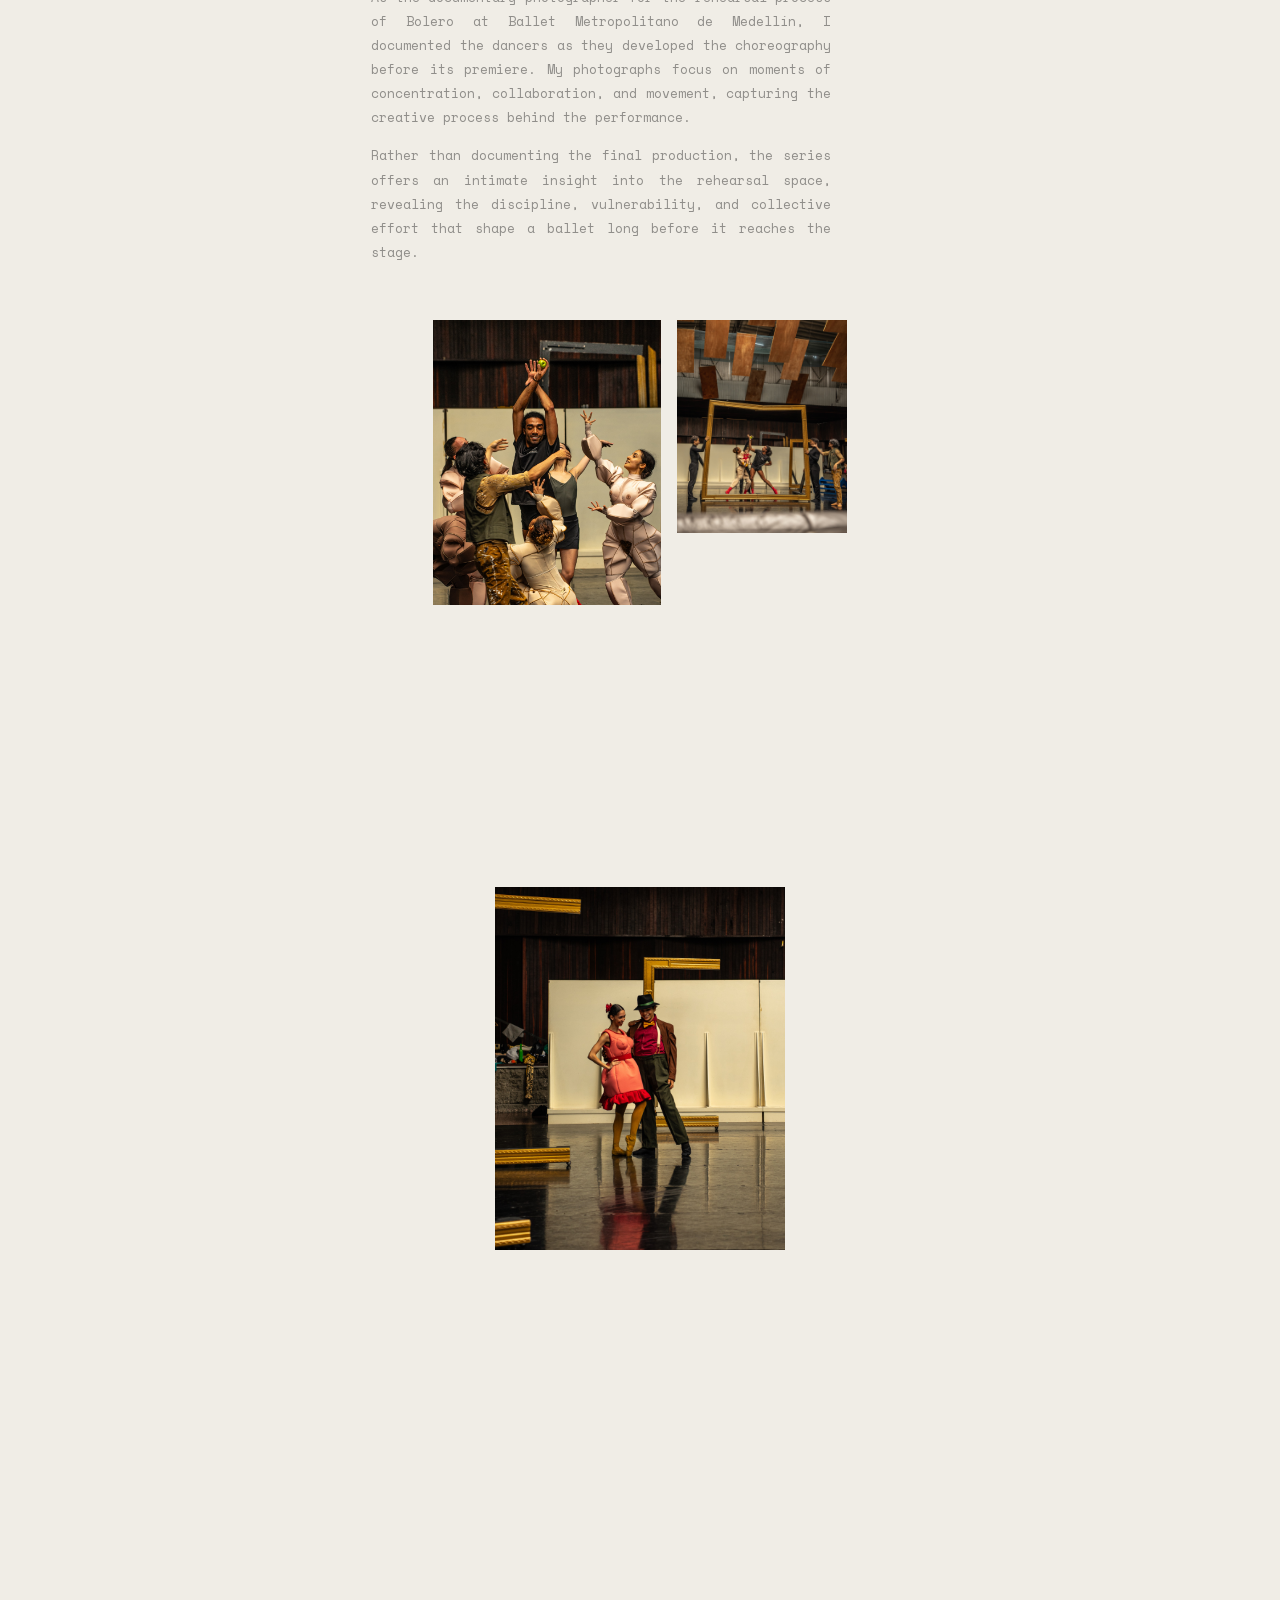
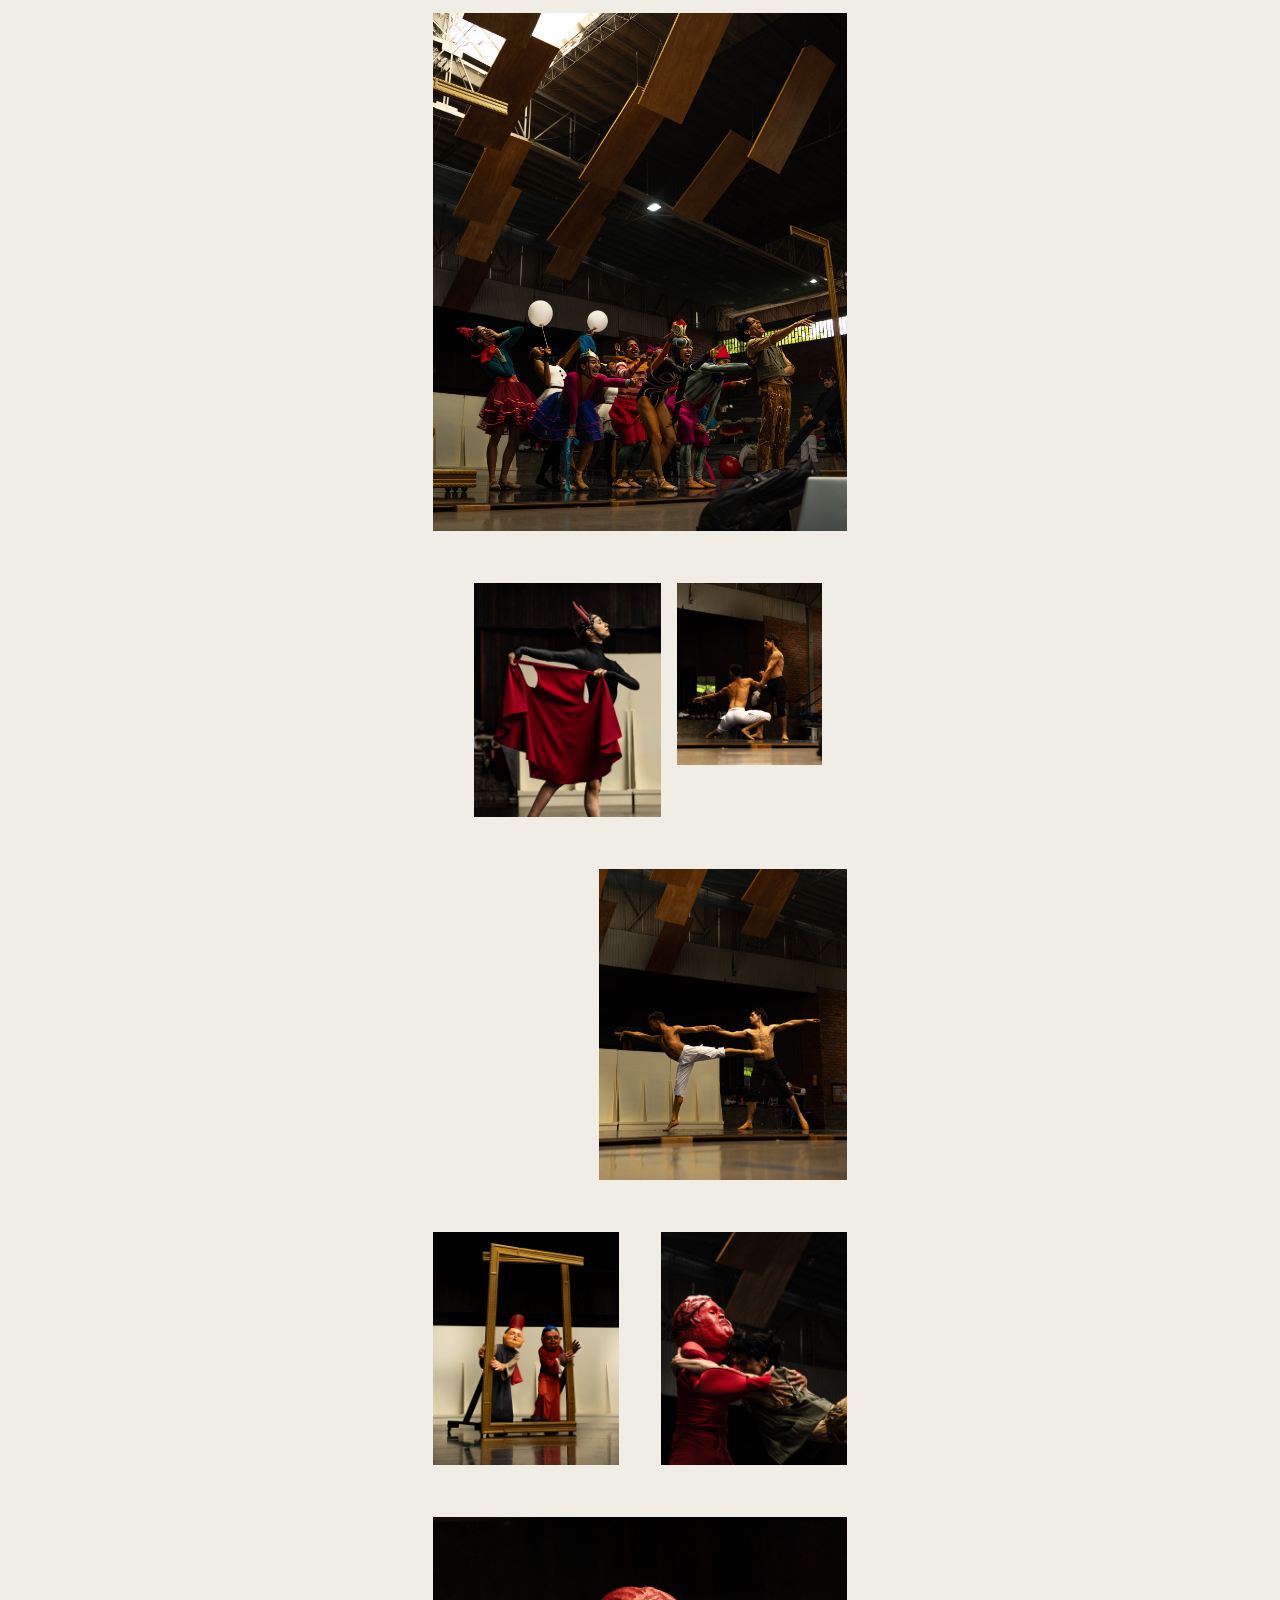
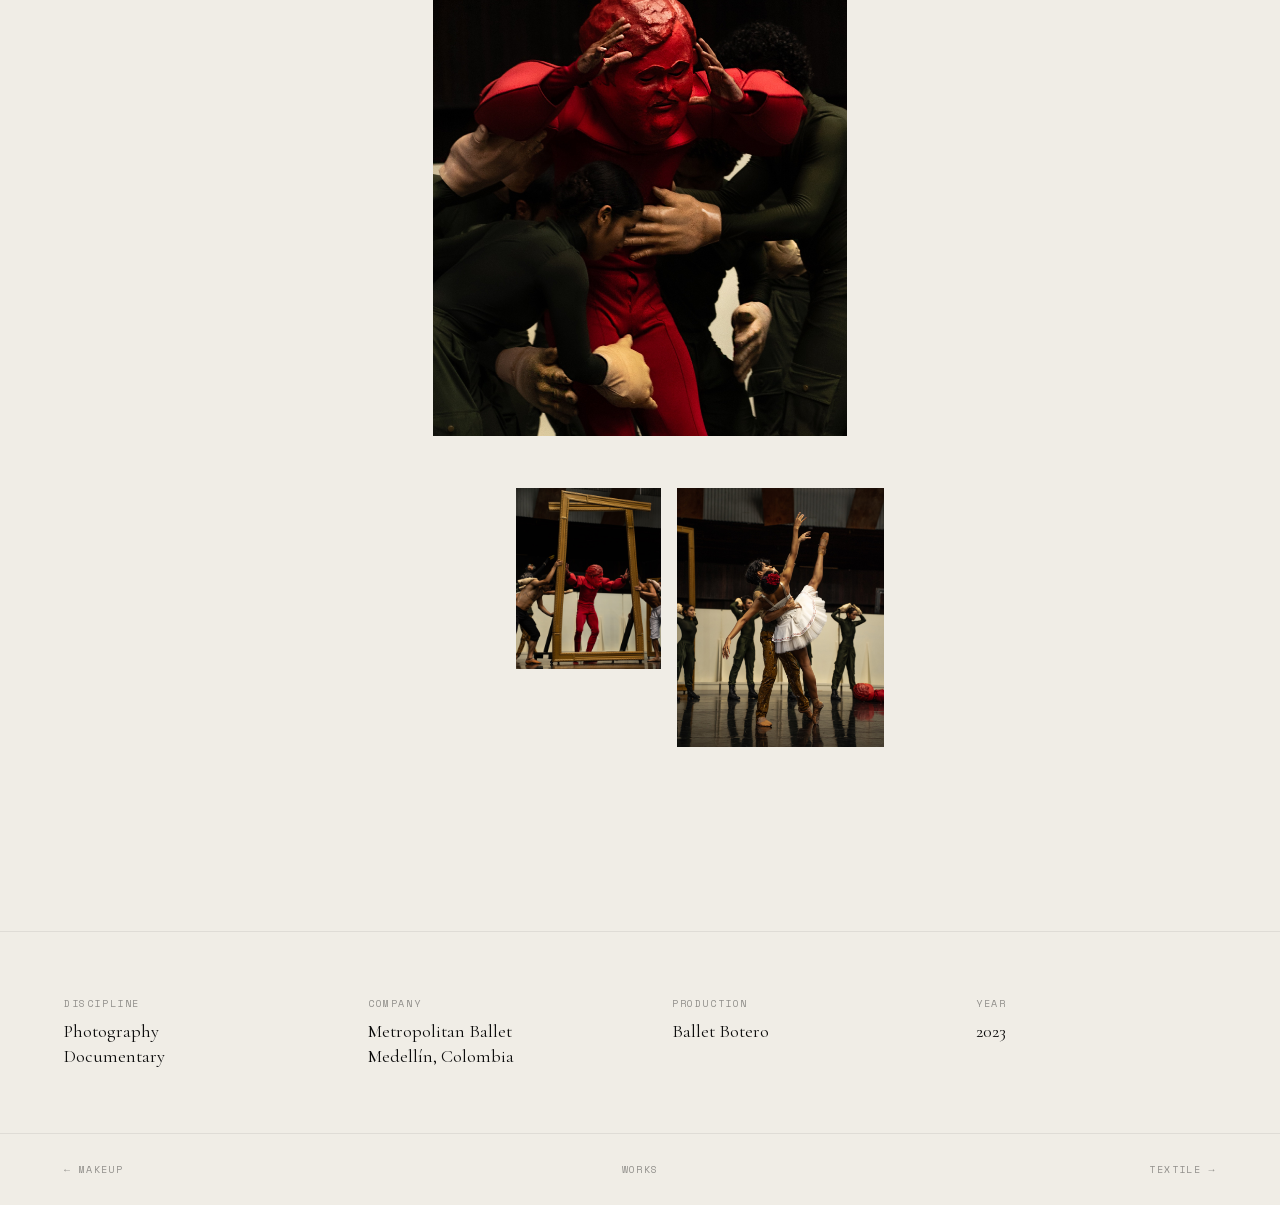
<file: 08_dance/index.html>
<!DOCTYPE html>
<html lang="en">
<head>
  <meta charset="UTF-8">
  <meta name="viewport" content="width=device-width, initial-scale=1.0">
  <title>Dance — Dots &amp; Grain Studio</title>
  <link rel="icon" type="image/svg+xml" href="../favicon.svg">
  <link rel="icon" type="image/png" href="../favicon.png">
  
  
  <link rel="stylesheet" href="../fonts.css">
  <link rel="stylesheet" href="../project.css?v=11">
</head>
<body>

<nav class="pnav">
  <a class="pnav-brand" href="../index.html">Dots &amp; Grain Studio</a>
  <a class="pnav-back" href="../index.html#works">← Works</a>
</nav>

<main>

  <header class="phero reveal">
    <div class="phero-num">08</div>
    <h1 class="phero-title">Dance</h1>
    <div class="phero-meta">
      <span>2023</span>
      <span>Medellín, Colombia</span>
      <span>Metropolitan Ballet — Botero</span>
    </div>
  </header>

  <div class="pstatement reveal">
    <p>Bodies in motion, space transformed — documenting the Metropolitan Ballet of Medellín and their homage to Fernando Botero.</p>
  </div>

  <div class="psection reveal">
    <div class="prow">
      <div class="pw-full pimg">
        <img src="Metropolitan_Ballet_Botero/botero_01.jpg" alt="Ballet Botero">
      </div>
    </div>
  </div>

  <div class="pspace-lg"></div>

  <div class="pdivider reveal"><span>Metropolitan Ballet — Botero</span></div>

  <div class="ptext reveal">
    <div class="ptext-inner">
      <span class="label">Photography · Documentary · Medellín, Colombia</span>
      <h2>Before the stage —<br>the rehearsal space.</h2>
      <p>As the documentary photographer for the rehearsal process of Bolero at Ballet Metropolitano de Medellín, I documented the dancers as they developed the choreography before its premiere. My photographs focus on moments of concentration, collaboration, and movement, capturing the creative process behind the performance.</p>
      <p>Rather than documenting the final production, the series offers an intimate insight into the rehearsal space, revealing the discipline, vulnerability, and collective effort that shape a ballet long before it reaches the stage.</p>
    </div>
  </div>

  <div class="psection reveal">
    <div class="prow">
      <div class="pw-55 pimg">
        <img src="Metropolitan_Ballet_Botero/botero_02.jpg" alt="Ballet Botero">
      </div>
      <div class="pw-grow pimg">
        <img src="Metropolitan_Ballet_Botero/botero_03.jpg" alt="Ballet Botero">
      </div>
    </div>
  </div>

  <div class="pspace-sm"></div>

  <div class="psection reveal">
    <div class="prow">
      <div class="pw-full pvideo pvideo-crop" style="aspect-ratio: 21/9">
        <video src="https://media.dotsngrain.studio/BOTERO_S002_S001_T080.MP4" autoplay muted loop playsinline></video>
      </div>
    </div>
  </div>

  <div class="pspace-sm"></div>

  <div class="psection reveal">
    <div class="prow">
      <div class="pw-70 pimg ml-15">
        <img src="Metropolitan_Ballet_Botero/botero_05.jpg" alt="Ballet Botero">
      </div>
    </div>
  </div>

  <div class="pspace-sm"></div>

  <div class="psection reveal">
    <div class="prow">
      <div class="pw-40 pimg">
        <img src="Metropolitan_Ballet_Botero/botero_07.jpg" alt="Ballet Botero">
      </div>
      <div class="pw-50 pimg ml-auto">
        <img src="Metropolitan_Ballet_Botero/botero_08.jpg" alt="Ballet Botero">
      </div>
    </div>
  </div>

  <div class="pspace-sm"></div>

  <div class="psection reveal">
    <div class="prow">
      <div class="pw-full pimg">
        <img src="Metropolitan_Ballet_Botero/botero_10.jpg" alt="Ballet Botero">
      </div>
    </div>
  </div>

  <div class="pspace-sm"></div>

  <div class="psection reveal">
    <div class="prow">
      <div class="pw-45 pimg ml-10">
        <img src="Metropolitan_Ballet_Botero/botero_12.jpg" alt="Ballet Botero">
      </div>
      <div class="pw-35 pimg">
        <img src="Metropolitan_Ballet_Botero/botero_13.jpg" alt="Ballet Botero">
      </div>
    </div>
  </div>

  <div class="pspace-sm"></div>

  <div class="psection reveal">
    <div class="prow">
      <div class="pw-60 pimg ml-auto">
        <img src="Metropolitan_Ballet_Botero/botero_15.jpg" alt="Ballet Botero">
      </div>
    </div>
  </div>

  <div class="pspace-sm"></div>

  <div class="psection reveal">
    <div class="prow">
      <div class="pw-45 pimg">
        <img src="Metropolitan_Ballet_Botero/botero_17.jpg" alt="Ballet Botero">
      </div>
      <div class="pw-45 pimg ml-auto">
        <img src="Metropolitan_Ballet_Botero/botero_19.jpg" alt="Ballet Botero">
      </div>
    </div>
  </div>

  <div class="pspace-sm"></div>

  <div class="psection reveal">
    <div class="prow">
      <div class="pw-full pimg">
        <img src="Metropolitan_Ballet_Botero/botero_21.jpg" alt="Ballet Botero">
      </div>
    </div>
  </div>

  <div class="pspace-sm"></div>

  <div class="psection reveal">
    <div class="prow">
      <div class="pw-35 pimg ml-20">
        <img src="Metropolitan_Ballet_Botero/botero_23.jpg" alt="Ballet Botero">
      </div>
      <div class="pw-50 pimg">
        <img src="Metropolitan_Ballet_Botero/botero_25.jpg" alt="Ballet Botero">
      </div>
    </div>
  </div>

  <div class="pspace-xl"></div>

  <dl class="pcredits reveal">
    <div class="pcredits-item">
      <dt>Discipline</dt>
      <dd>Photography<br>Documentary</dd>
    </div>
    <div class="pcredits-item">
      <dt>Company</dt>
      <dd>Metropolitan Ballet<br>Medellín, Colombia</dd>
    </div>
    <div class="pcredits-item">
      <dt>Production</dt>
      <dd>Ballet Botero</dd>
    </div>
    <div class="pcredits-item">
      <dt>Year</dt>
      <dd>2023</dd>
    </div>
  </dl>

</main>

<nav class="pbottomnav">
  <a class="pbn-prev" href="../07_makeup/index.html">← Makeup</a>
  <a class="pbn-home" href="../index.html#works">Works</a>
  <a class="pbn-next" href="../09_textile/index.html">Textile →</a>
</nav>

<script src="../project.js"></script>

</body>
</html>
</file>
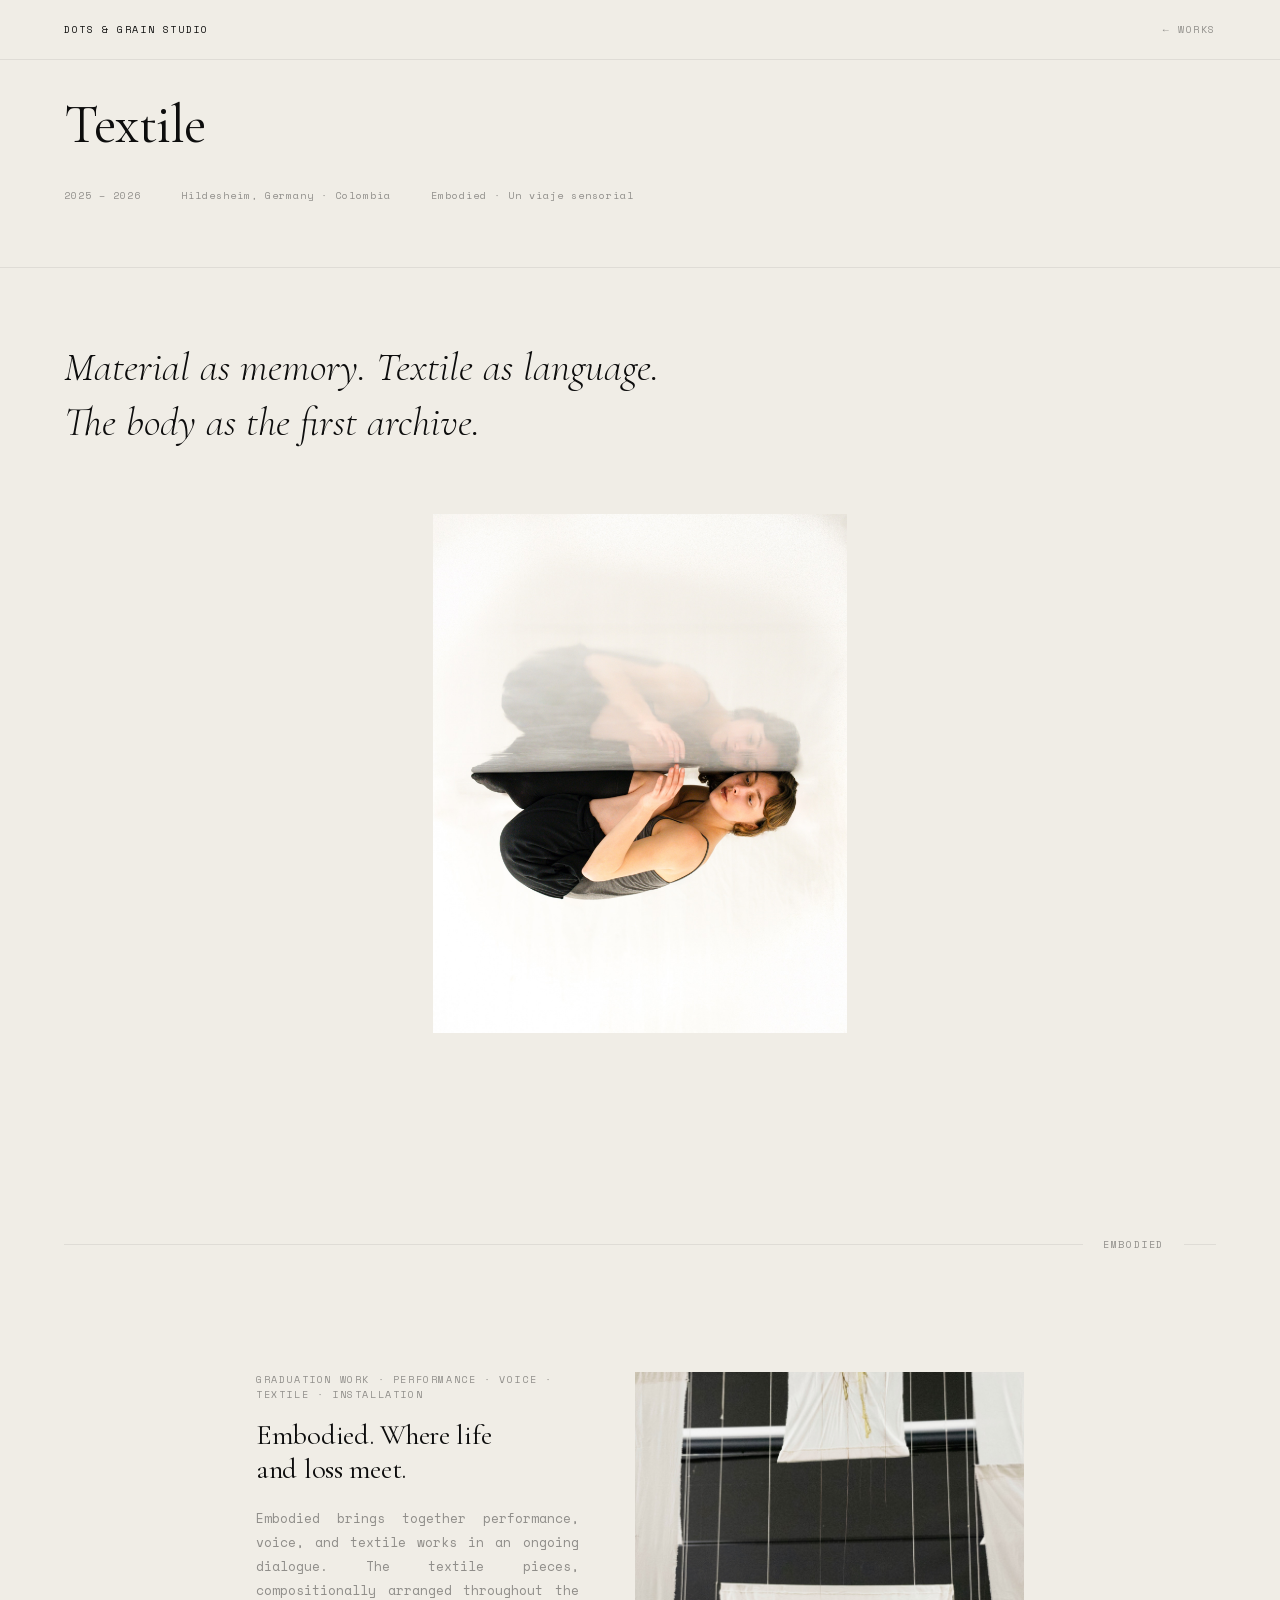
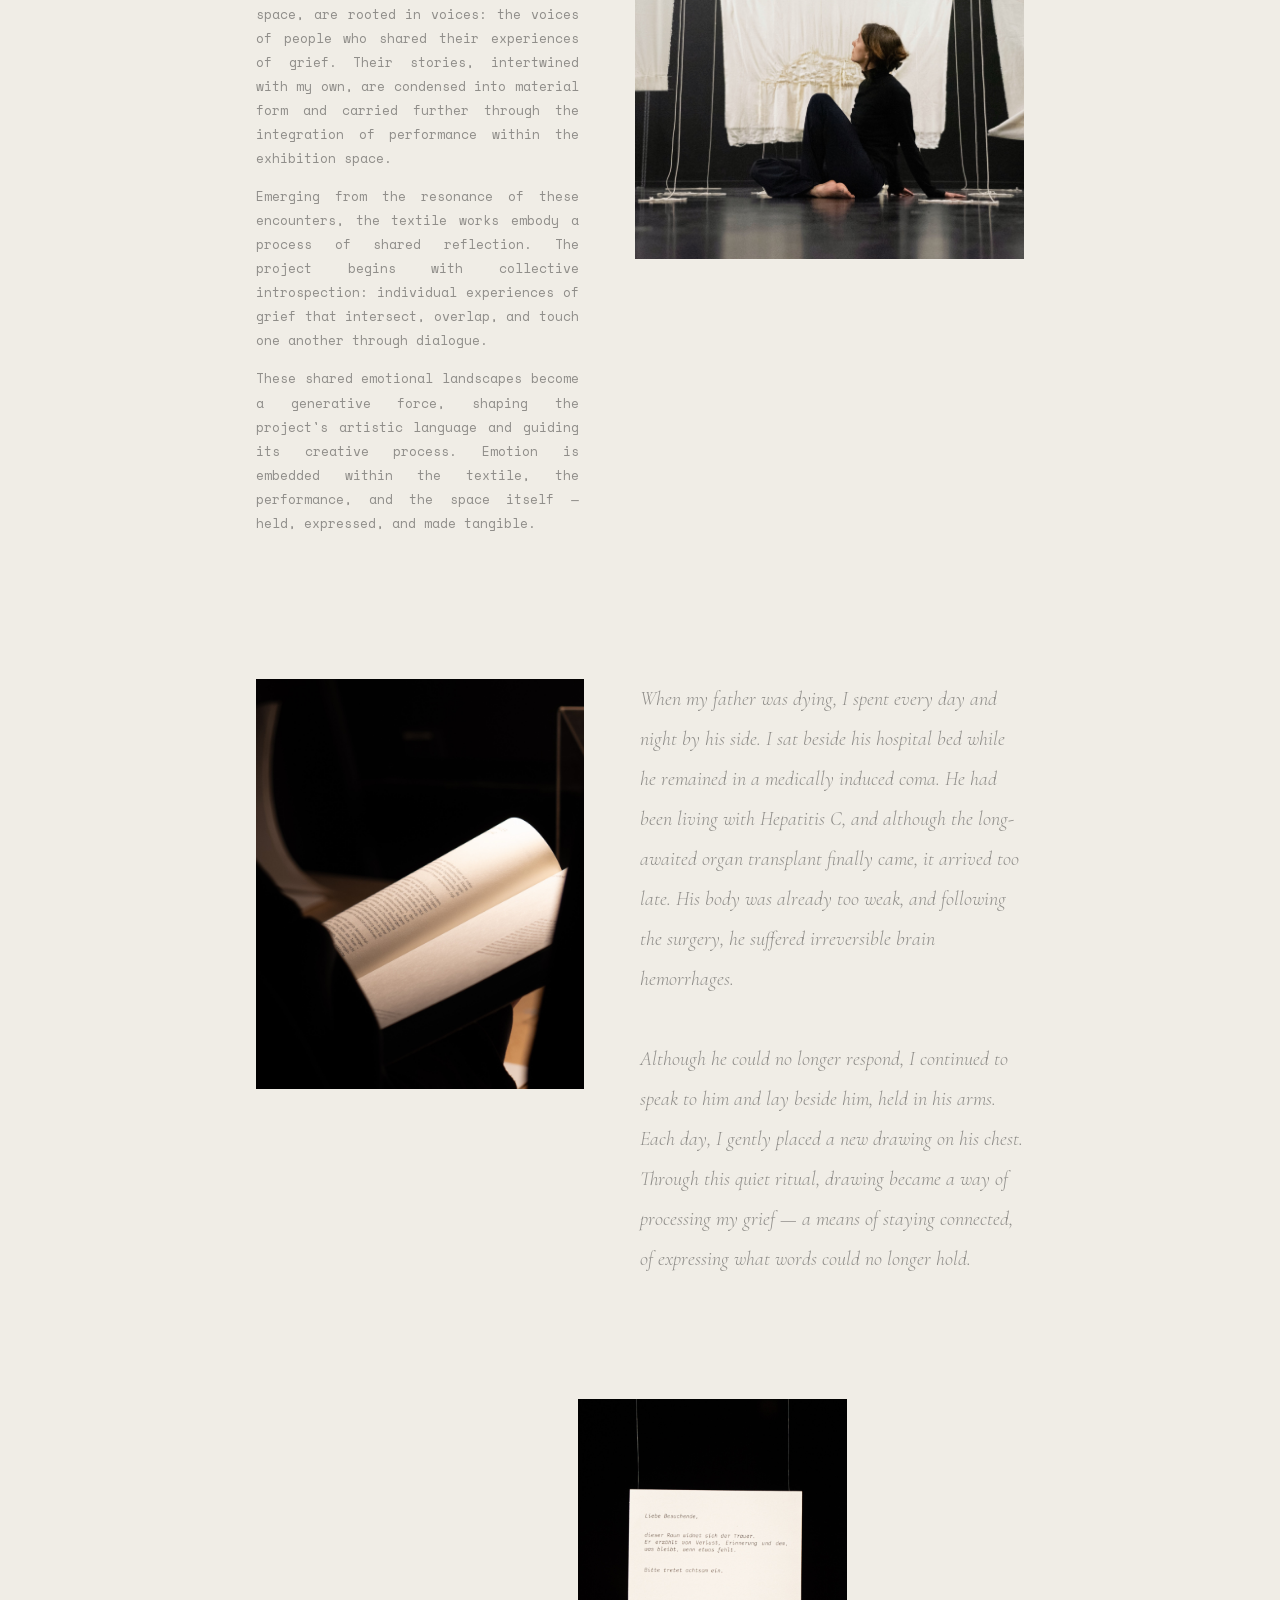
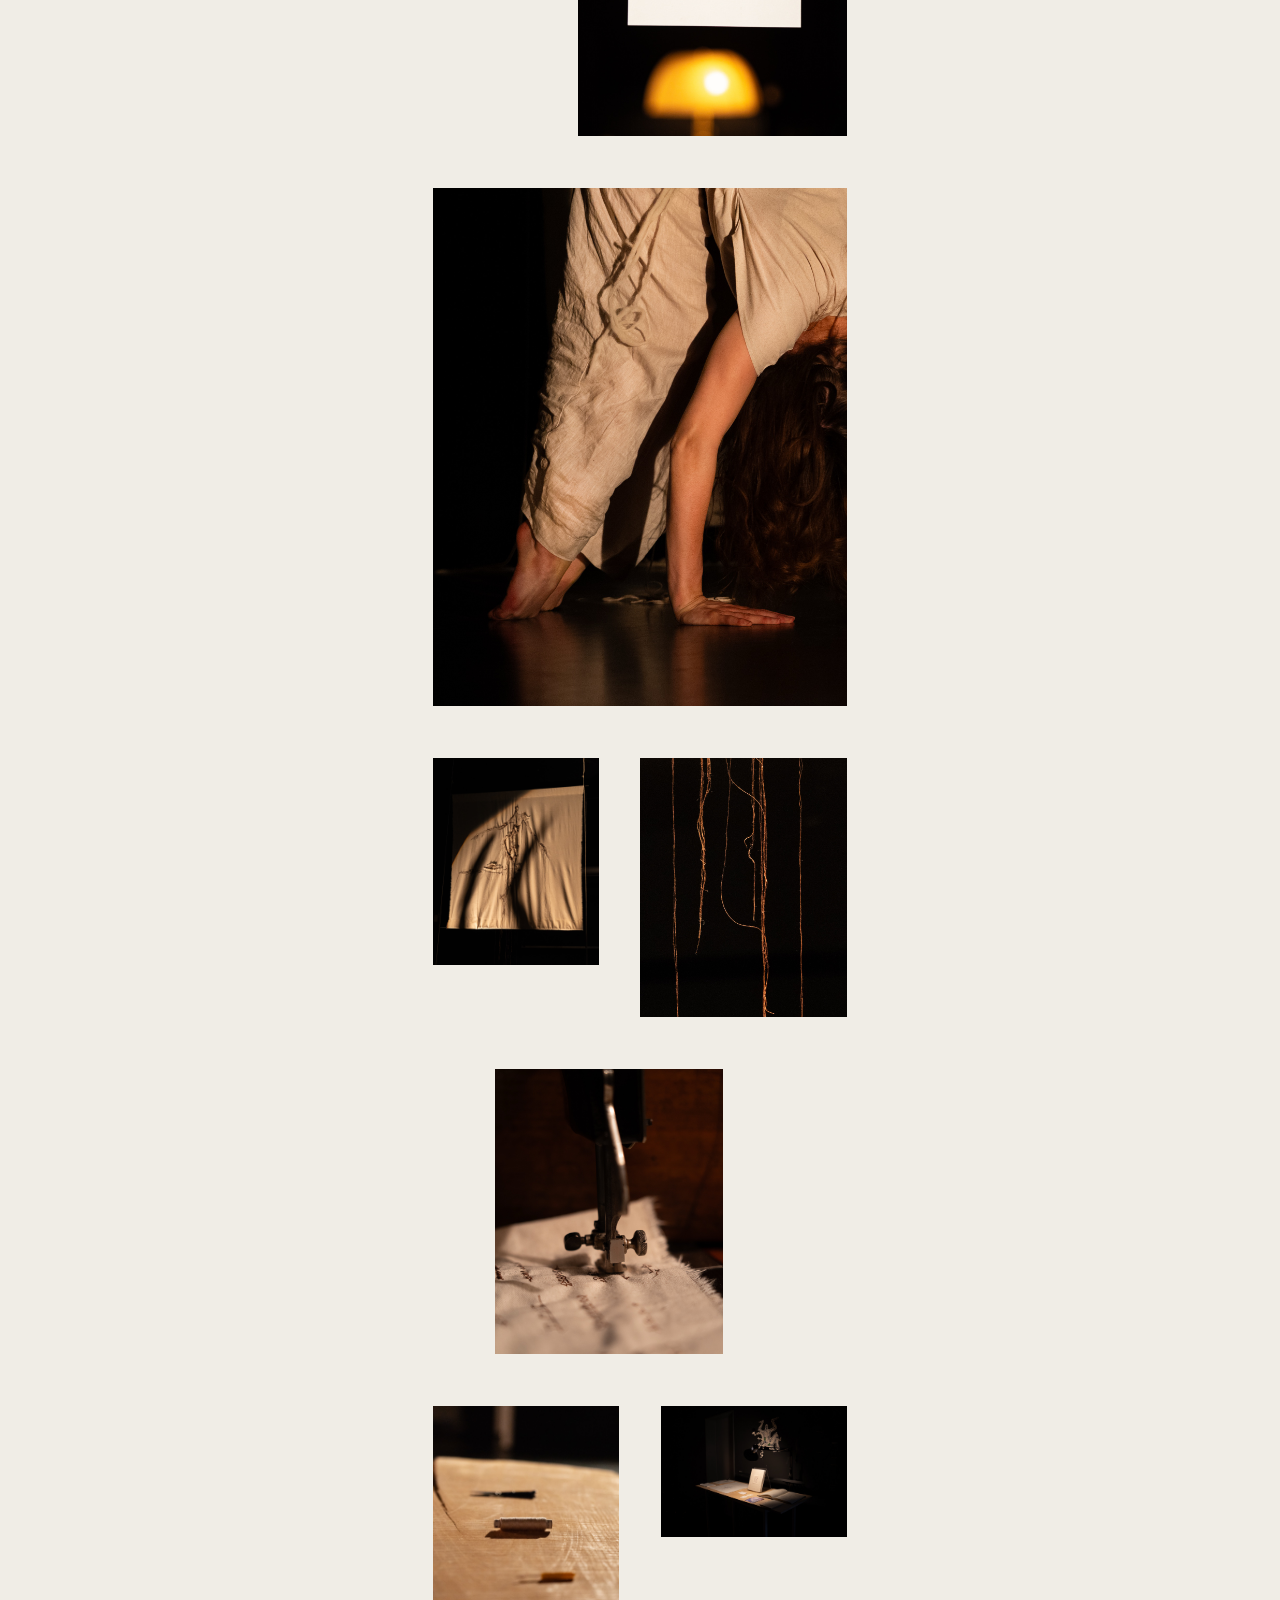
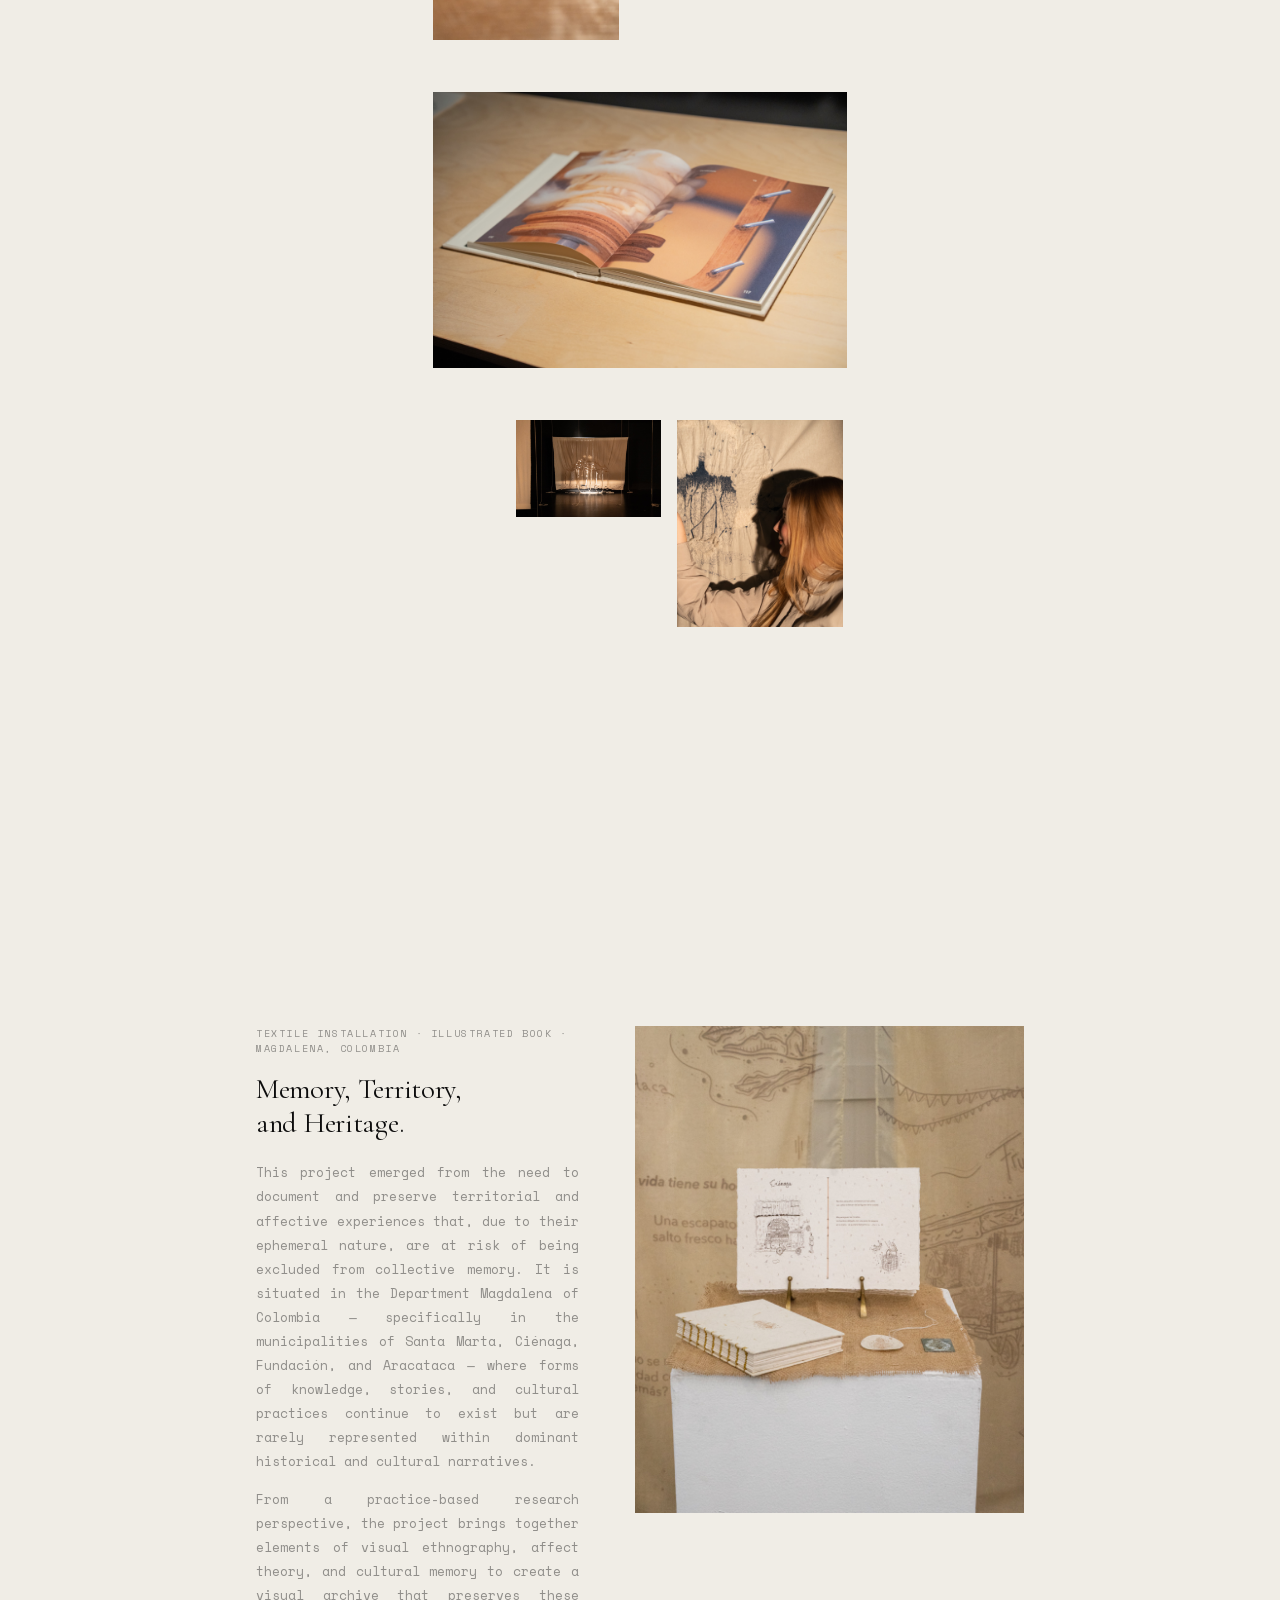
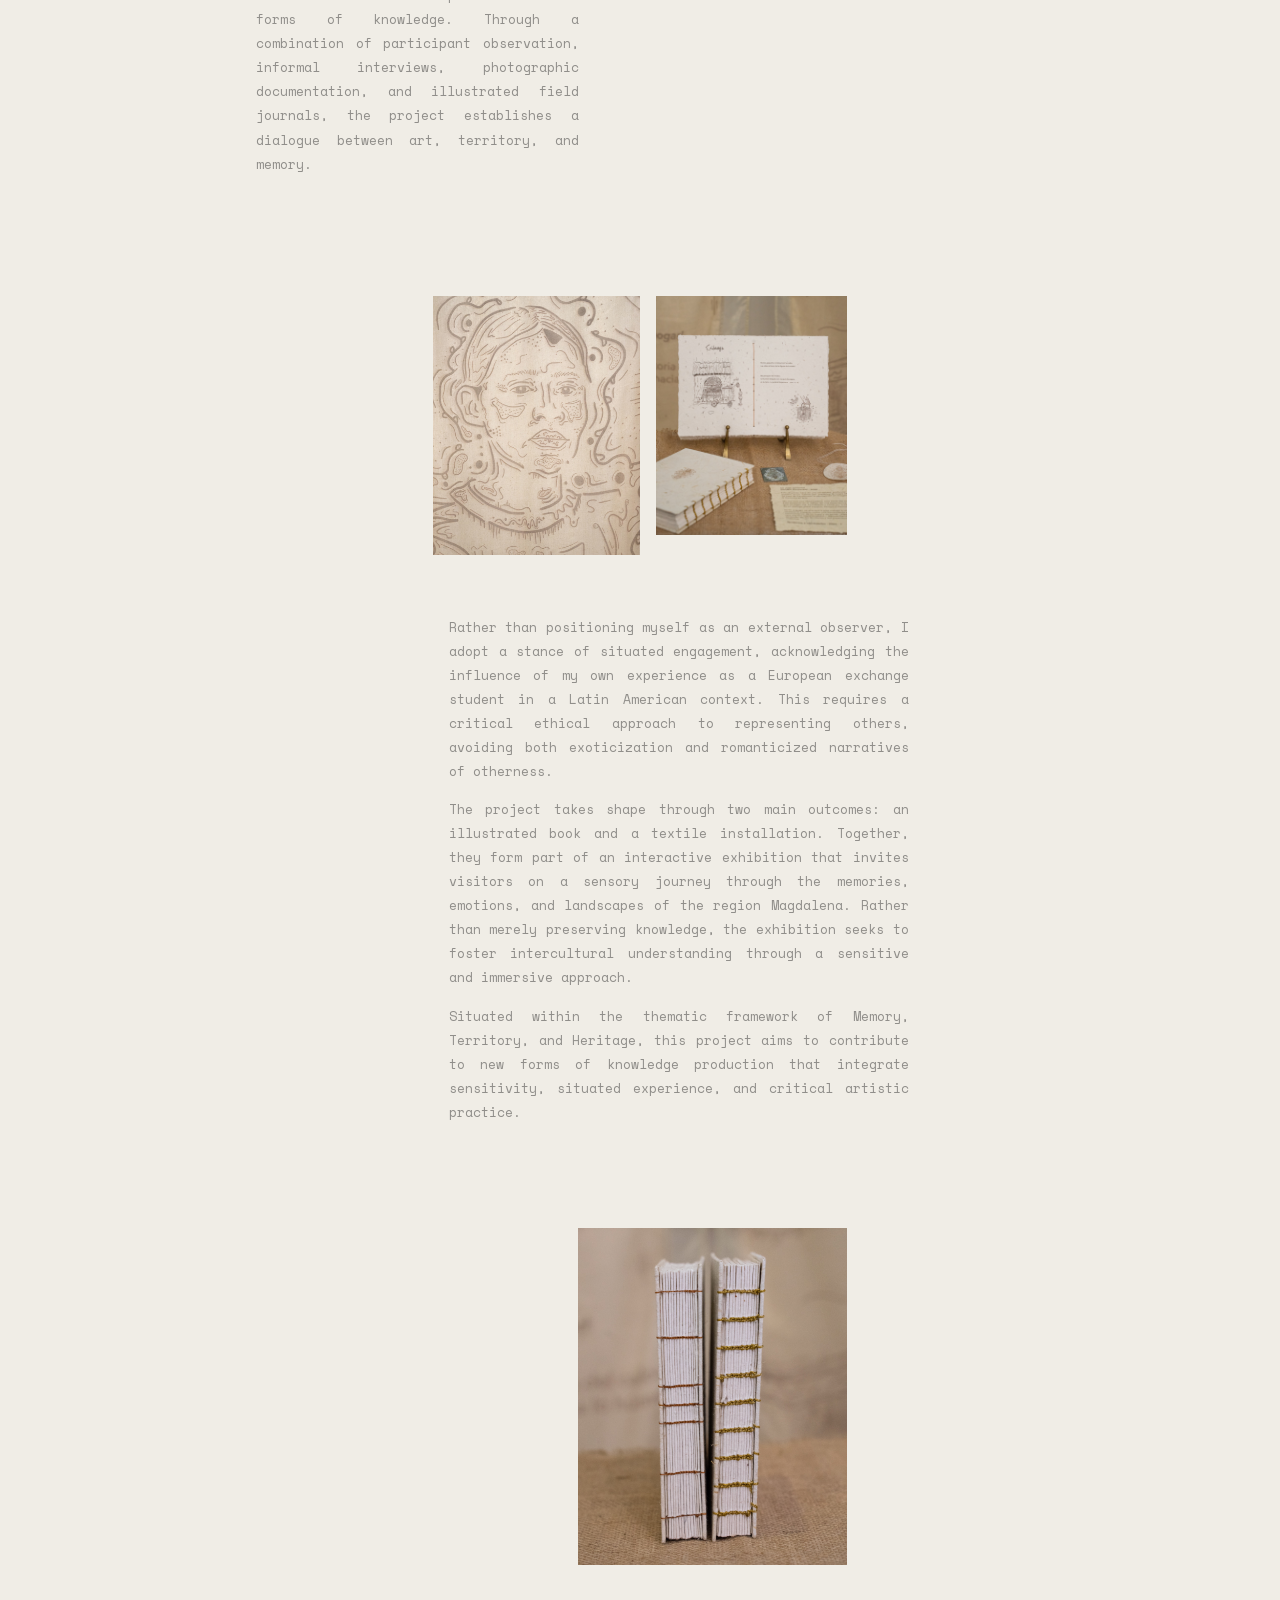
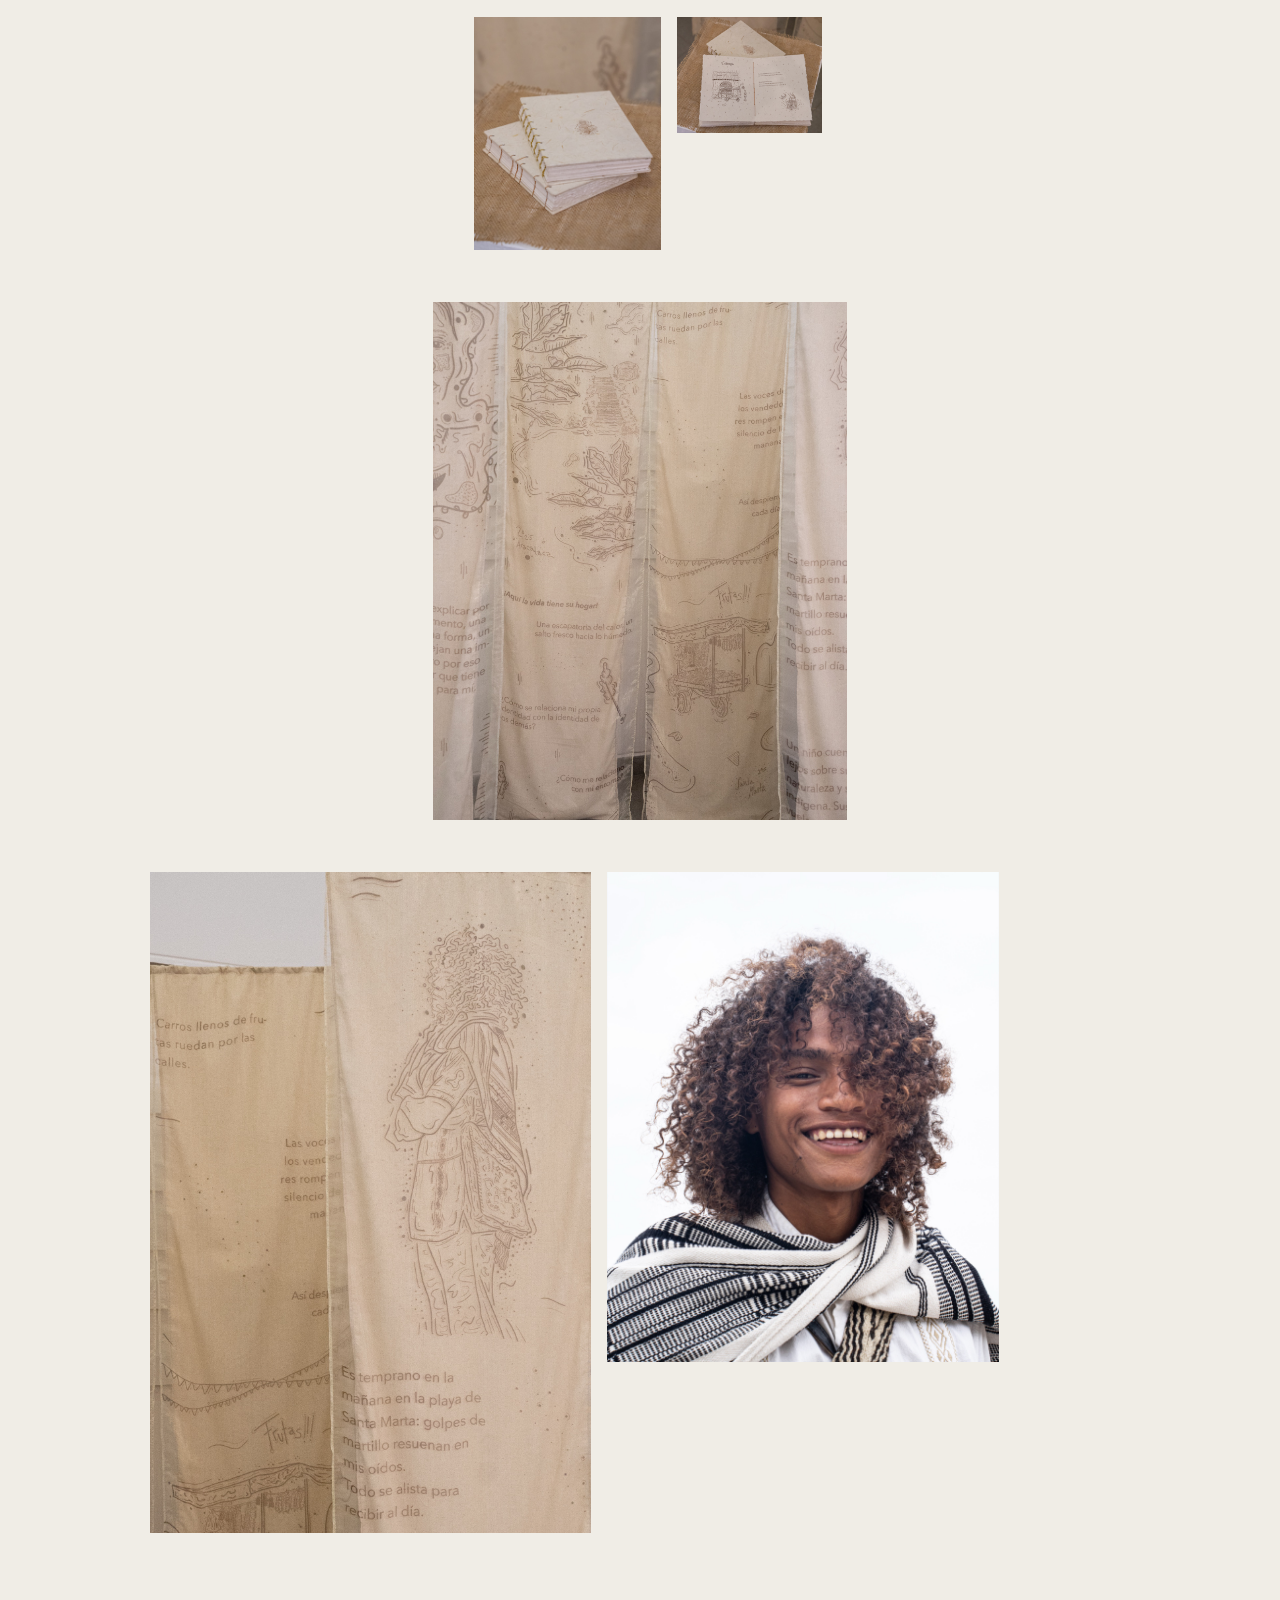
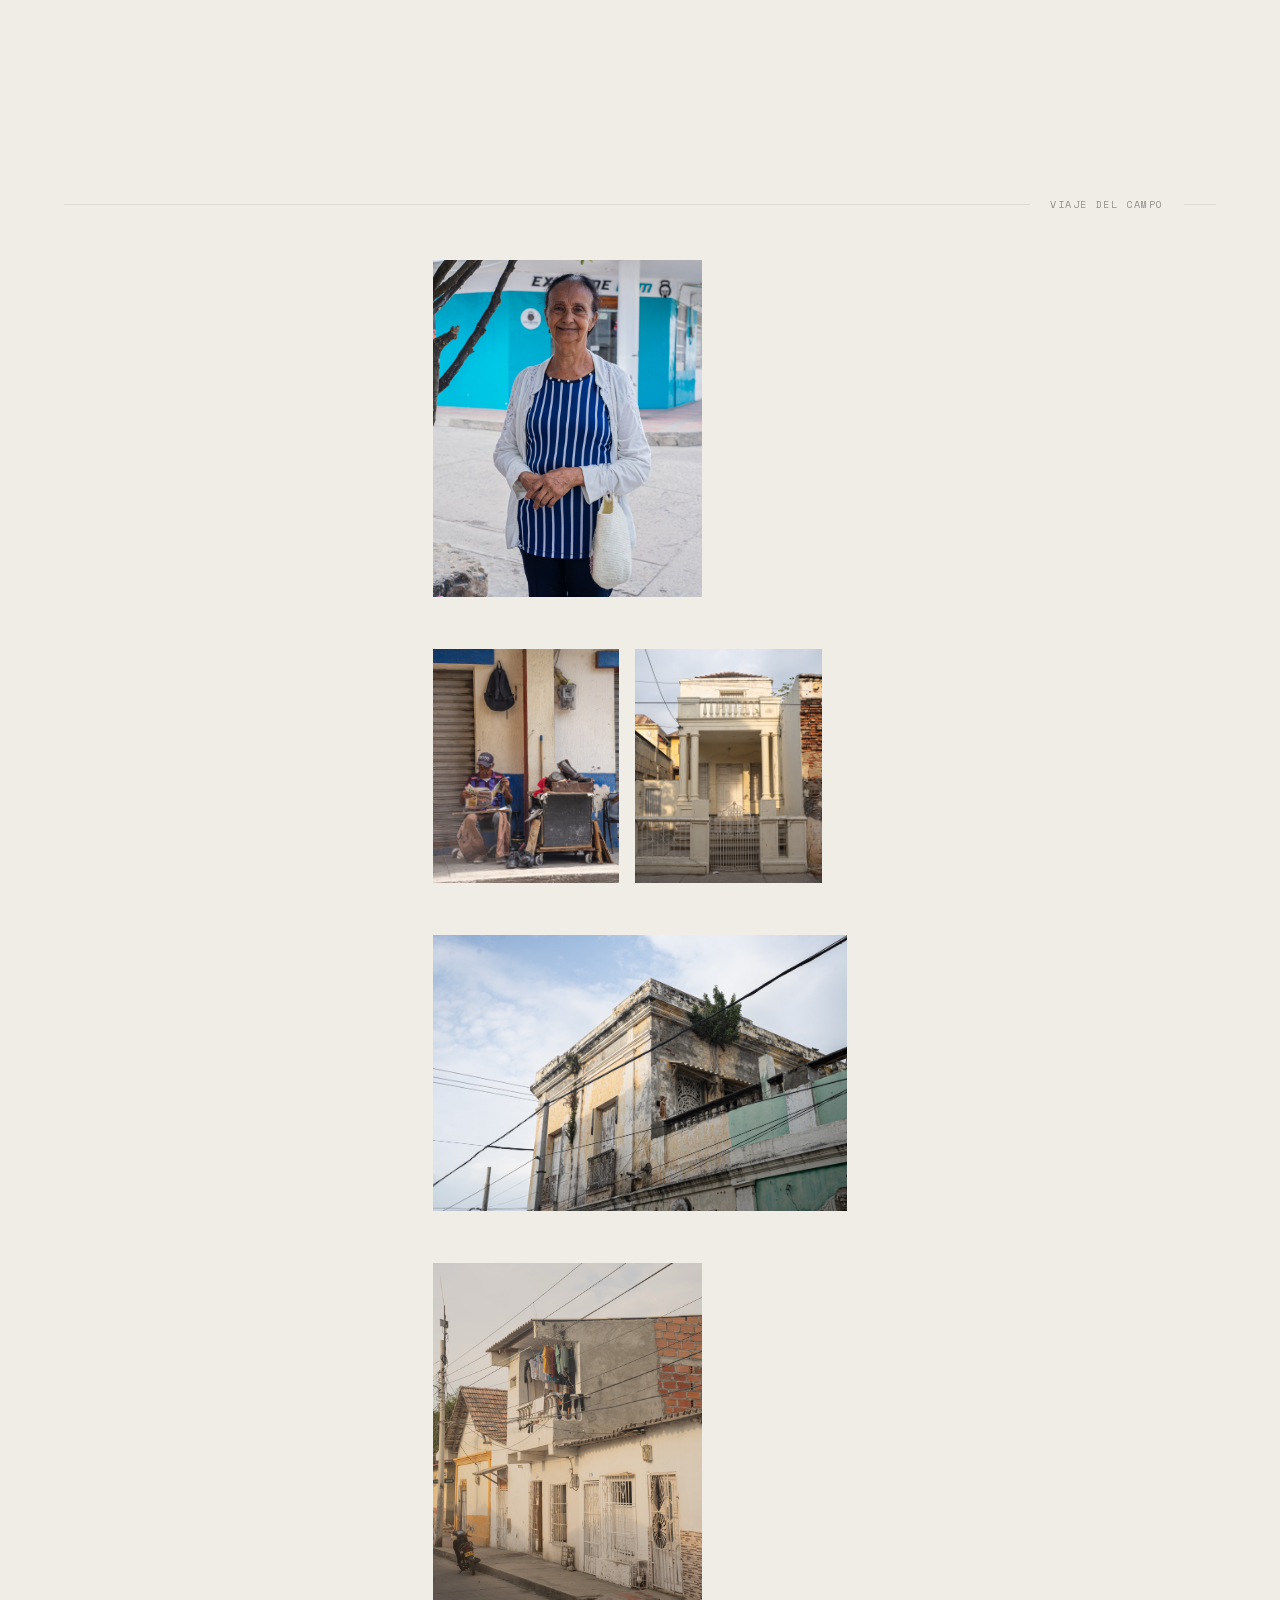
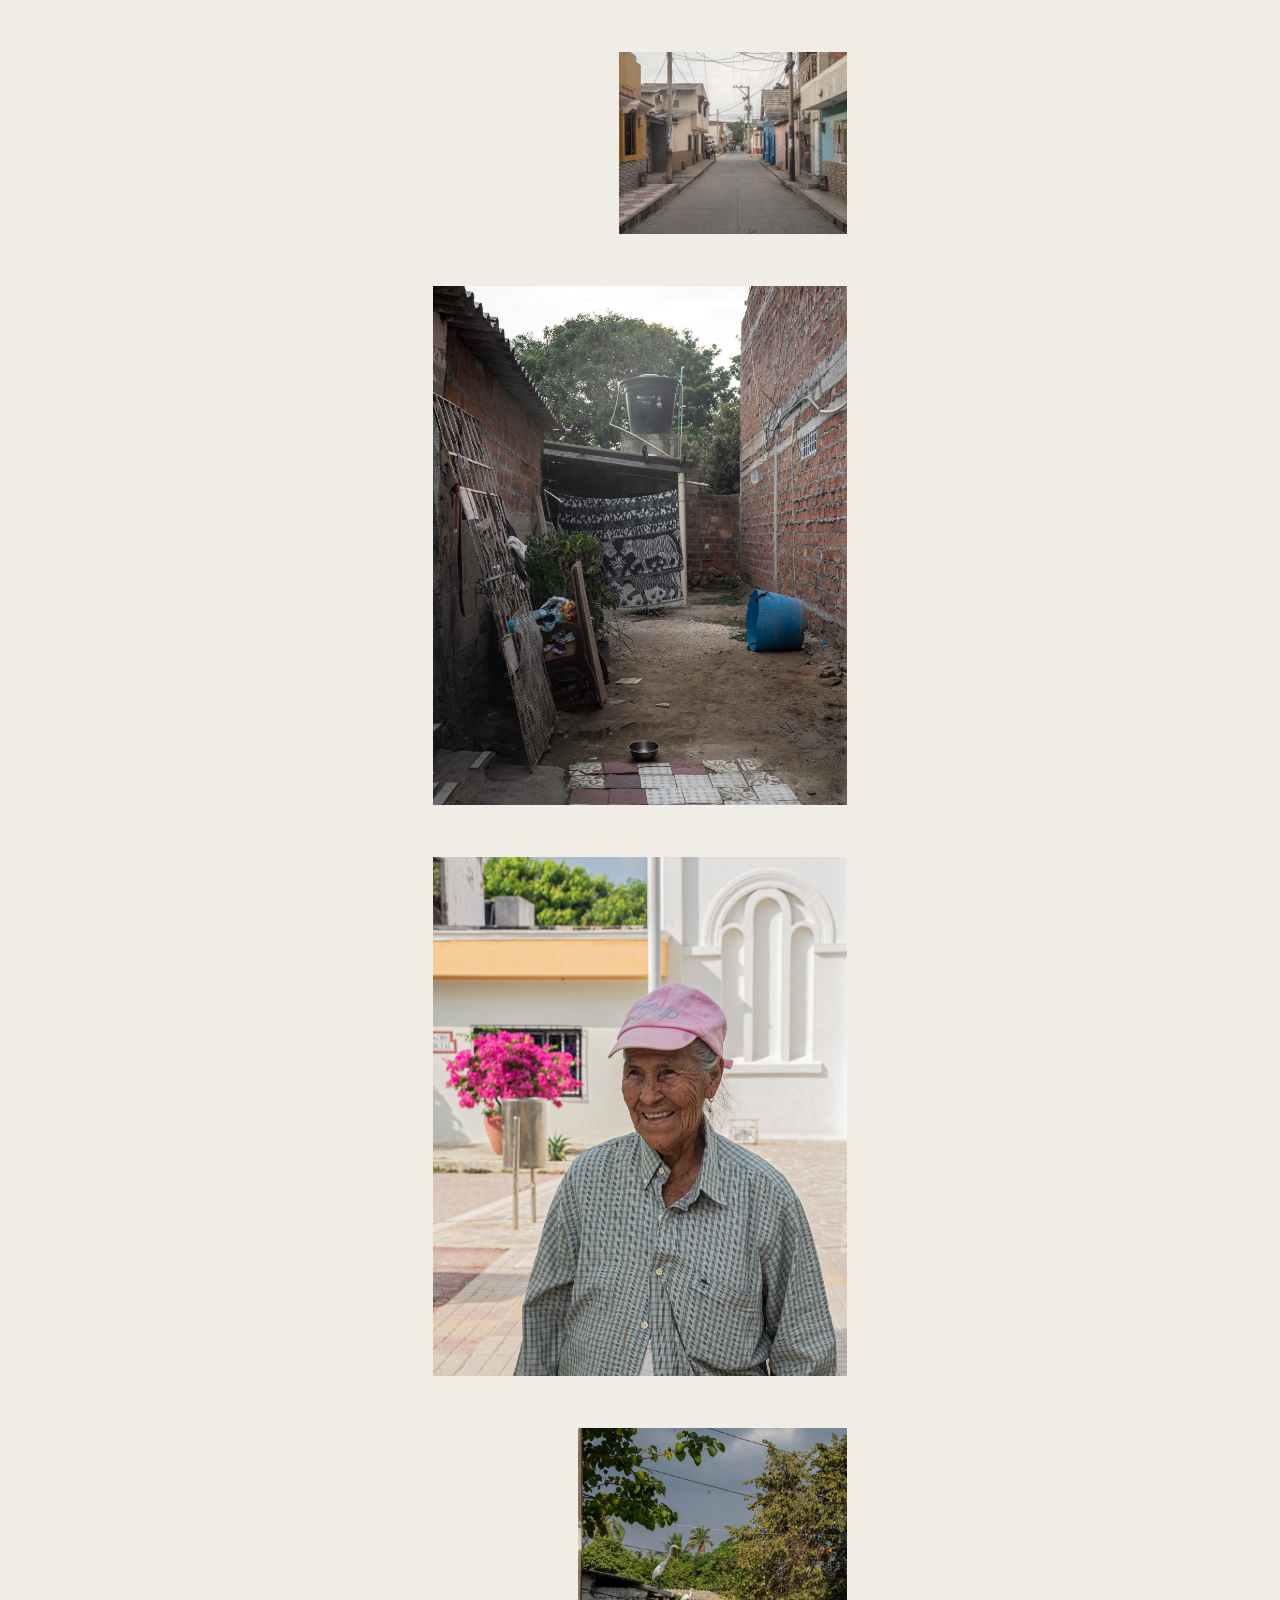
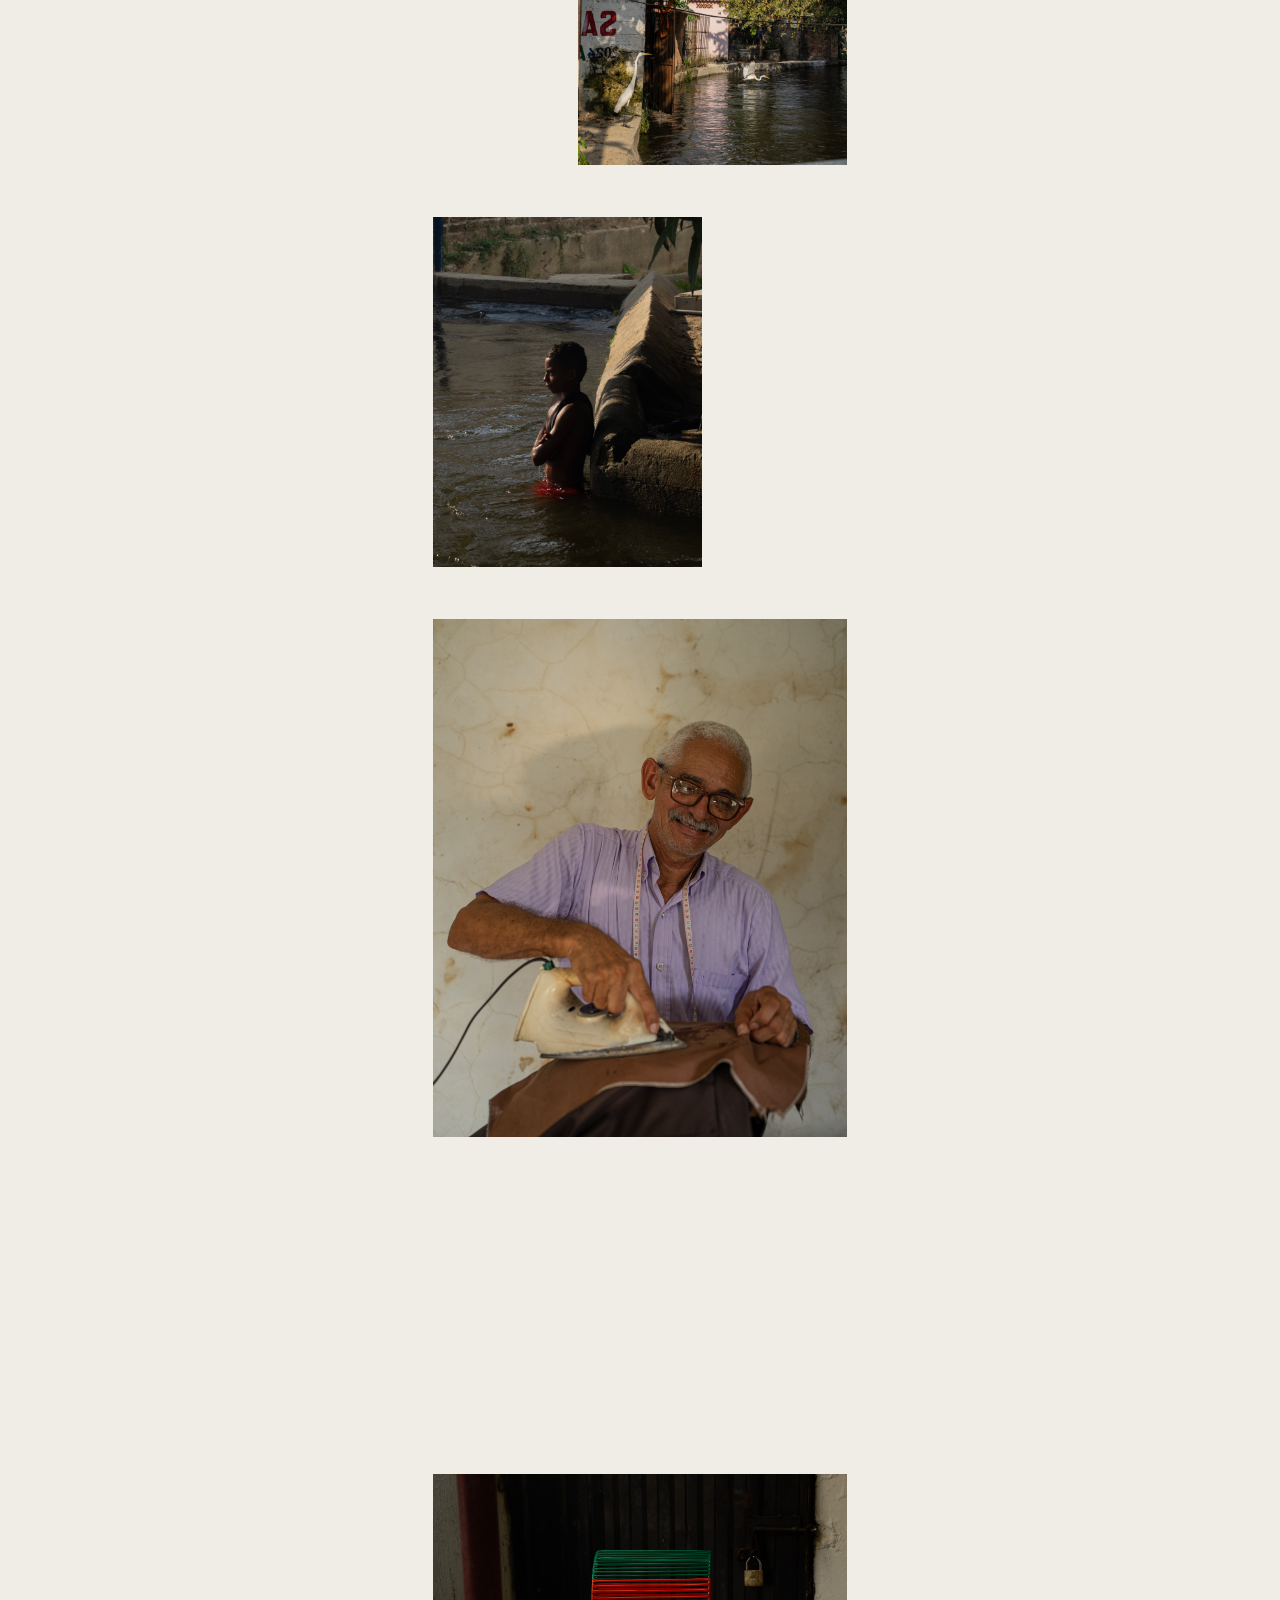
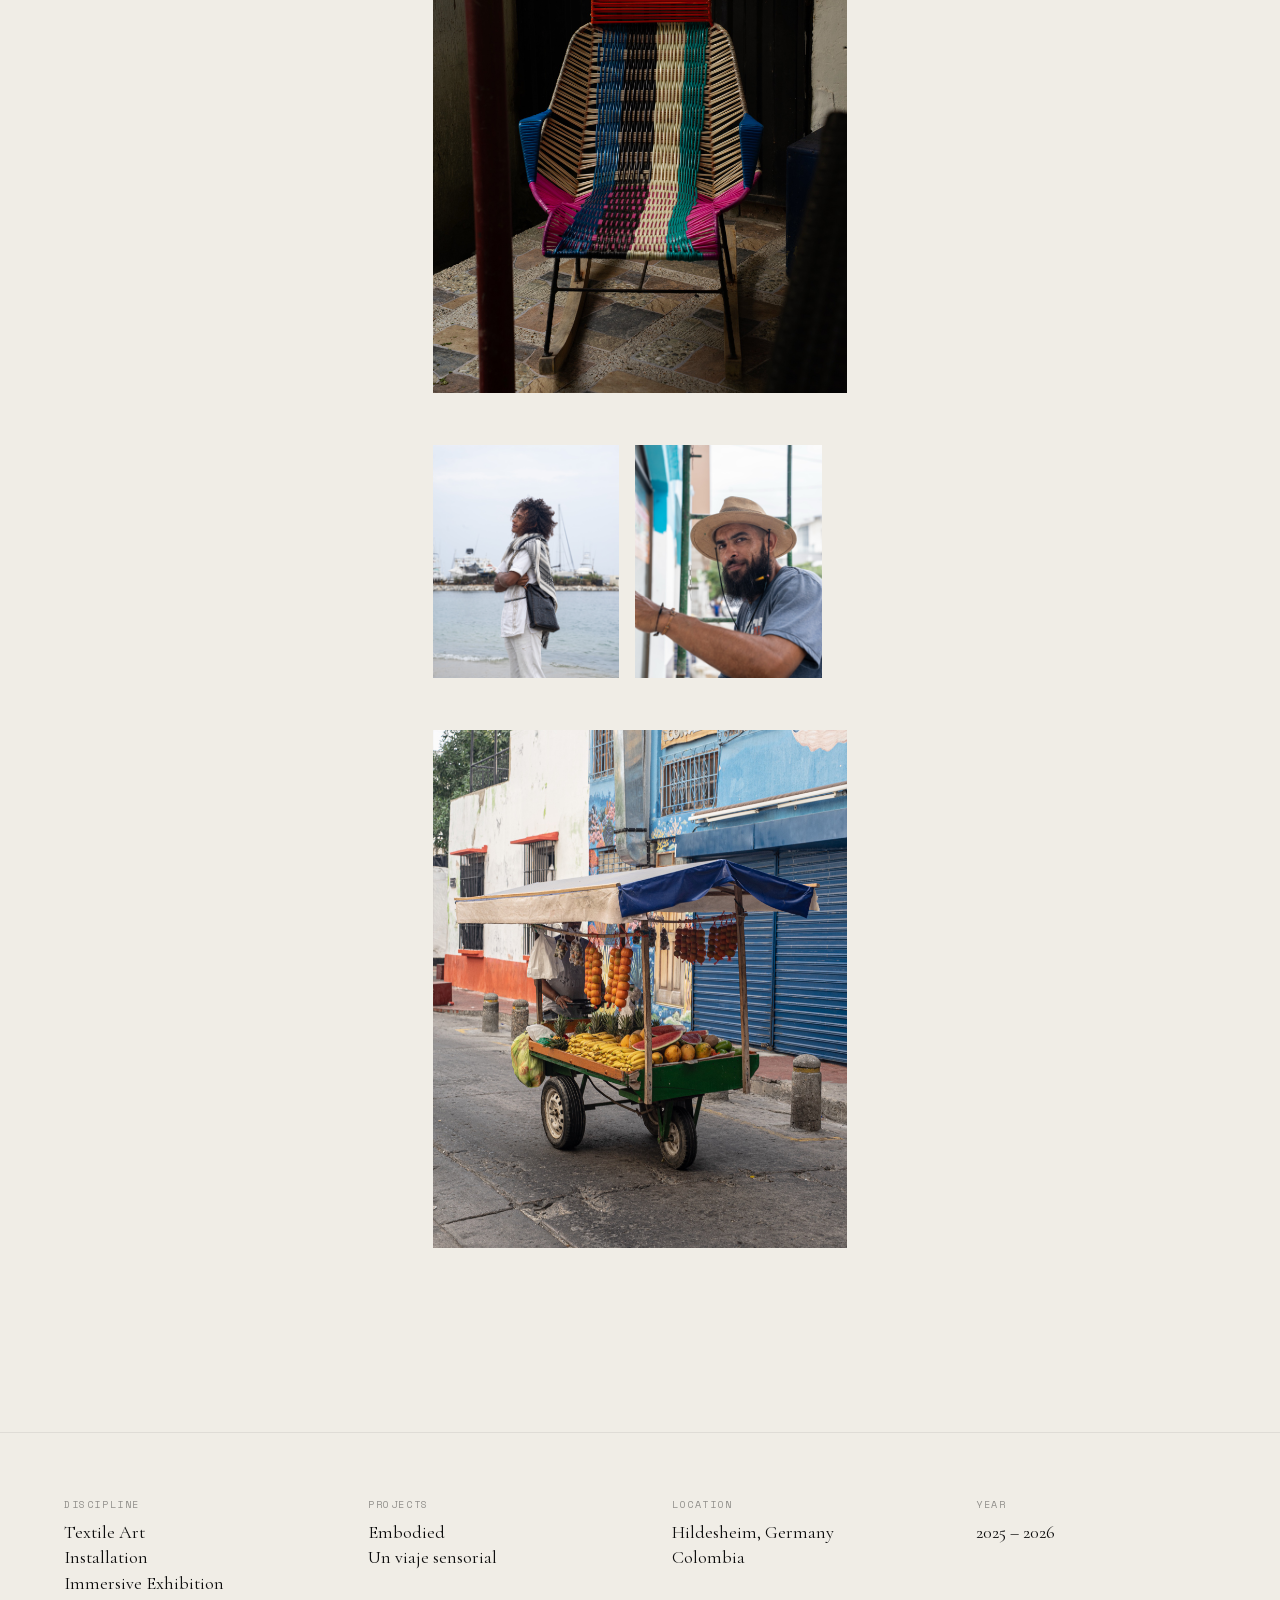
<file: 09_textile/index.html>
<!DOCTYPE html>
<html lang="en">
<head>
  <meta charset="UTF-8">
  <meta name="viewport" content="width=device-width, initial-scale=1.0">
  <title>Textile — Dots &amp; Grain Studio</title>
  <link rel="icon" type="image/svg+xml" href="../favicon.svg">
  <link rel="icon" type="image/png" href="../favicon.png">
  
  
  <link rel="stylesheet" href="../fonts.css">
  <link rel="stylesheet" href="../project.css?v=11">
</head>
<body>

<nav class="pnav">
  <a class="pnav-brand" href="../index.html">Dots &amp; Grain Studio</a>
  <a class="pnav-back" href="../index.html#works">← Works</a>
</nav>

<main>

  <header class="phero reveal">
    <div class="phero-num">09</div>
    <h1 class="phero-title">Textile</h1>
    <div class="phero-meta">
      <span>2025 – 2026</span>
      <span>Hildesheim, Germany · Colombia</span>
      <span>Embodied · Un viaje sensorial</span>
    </div>
  </header>

  <div class="pstatement reveal">
    <p>Material as memory. Textile as language. The body as the first archive.</p>
  </div>

  <div class="psection reveal">
    <div class="prow">
      <div class="pw-full pimg">
        <img src="Embodied/embodied_01.jpg" alt="Embodied">
      </div>
    </div>
  </div>

  <div class="pspace-lg"></div>

  <!-- EMBODIED -->
  <div class="pdivider reveal"><span>Embodied</span></div>

  <div class="prow-textimg reveal">
    <div class="ptext">
      <div class="ptext-inner">
        <span class="label">Graduation Work · Performance · Voice · Textile · Installation</span>
        <h2>Embodied. Where life<br>and loss meet.</h2>
        <p>Embodied brings together performance, voice, and textile works in an ongoing dialogue. The textile pieces, compositionally arranged throughout the space, are rooted in voices: the voices of people who shared their experiences of grief. Their stories, intertwined with my own, are condensed into material form and carried further through the integration of performance within the exhibition space.</p>
        <p>Emerging from the resonance of these encounters, the textile works embody a process of shared reflection. The project begins with collective introspection: individual experiences of grief that intersect, overlap, and touch one another through dialogue.</p>
        <p>These shared emotional landscapes become a generative force, shaping the project's artistic language and guiding its creative process. Emotion is embedded within the textile, the performance, and the space itself — held, expressed, and made tangible.</p>
      </div>
    </div>
    <div class="pimg">
      <img src="Embodied/embodied_02.jpg" alt="Embodied">
    </div>
  </div>

  <div class="prow-textimg reveal">
    <div class="pimg">
      <img src="Embodied/embodied_03.jpg" alt="Embodied">
    </div>
    <div class="ppoem">
      <p>
        When my father was dying, I spent every day and night by his side. I sat beside his hospital bed while he remained in a medically induced coma. He had been living with Hepatitis C, and although the long-awaited organ transplant finally came, it arrived too late. His body was already too weak, and following the surgery, he suffered irreversible brain hemorrhages.<br>
        <br>
        Although he could no longer respond, I continued to speak to him and lay beside him, held in his arms. Each day, I gently placed a new drawing on his chest. Through this quiet ritual, drawing became a way of processing my grief — a means of staying connected, of expressing what words could no longer hold.
      </p>
    </div>
  </div>

  <div class="pspace-sm"></div>

  <div class="psection reveal">
    <div class="prow">
      <div class="pw-65 pimg ml-auto">
        <img src="Embodied/embodied_04.jpg" alt="Embodied">
      </div>
    </div>
  </div>

  <div class="pspace-sm"></div>

  <div class="psection reveal">
    <div class="prow">
      <div class="pw-full pimg">
        <img src="Embodied/embodied_05.jpg" alt="Embodied">
      </div>
    </div>
  </div>

  <div class="pspace-sm"></div>

  <div class="psection reveal">
    <div class="prow">
      <div class="pw-40 pimg">
        <img src="Embodied/embodied_06.jpg" alt="Embodied">
      </div>
      <div class="pw-50 pimg ml-auto">
        <img src="Embodied/embodied_07.jpg" alt="Embodied">
      </div>
    </div>
  </div>

  <div class="pspace-sm"></div>

  <div class="psection reveal">
    <div class="prow">
      <div class="pw-55 pimg ml-15">
        <img src="Embodied/embodied_08.jpg" alt="Embodied">
      </div>
    </div>
  </div>

  <div class="pspace-sm"></div>

  <div class="psection reveal">
    <div class="prow">
      <div class="pw-45 pimg">
        <img src="Embodied/embodied_09.jpg" alt="Embodied">
      </div>
      <div class="pw-45 pimg ml-auto">
        <img src="Embodied/embodied_10.jpg" alt="Embodied">
      </div>
    </div>
  </div>

  <div class="pspace-sm"></div>

  <div class="psection reveal">
    <div class="prow">
      <div class="pw-full pimg">
        <img src="Embodied/embodied_11.jpg" alt="Embodied">
      </div>
    </div>
  </div>

  <div class="pspace-sm"></div>

  <div class="psection reveal">
    <div class="prow">
      <div class="pw-35 pimg ml-20">
        <img src="Embodied/embodied_12.jpg" alt="Embodied">
      </div>
      <div class="pw-40 pimg">
        <img src="Embodied/embodied_13.jpg" alt="Embodied">
      </div>
    </div>
  </div>

  <div class="pspace-xl"></div>

  <!-- UN VIAJE SENSORIAL -->
  <div class="pdivider reveal"><span>Un viaje sensorial: entre memoria e imagen. Capturar la esencia de un lugar a través de narrativas visuales.</span></div>

  <div class="prow-textimg reveal">
    <div class="ptext">
      <div class="ptext-inner">
        <span class="label">Textile Installation · Illustrated Book · Magdalena, Colombia</span>
        <h2>Memory, Territory,<br>and Heritage.</h2>
        <p>This project emerged from the need to document and preserve territorial and affective experiences that, due to their ephemeral nature, are at risk of being excluded from collective memory. It is situated in the Department Magdalena of Colombia — specifically in the municipalities of Santa Marta, Ciénaga, Fundación, and Aracataca — where forms of knowledge, stories, and cultural practices continue to exist but are rarely represented within dominant historical and cultural narratives.</p>
        <p>From a practice-based research perspective, the project brings together elements of visual ethnography, affect theory, and cultural memory to create a visual archive that preserves these forms of knowledge. Through a combination of participant observation, informal interviews, photographic documentation, and illustrated field journals, the project establishes a dialogue between art, territory, and memory.</p>
      </div>
    </div>
    <div class="pimg">
      <img src="Una_Viaje_Sensorial/Exhibition/una_viaje_sensorial_01.jpg" alt="Una Viaje Sensorial">
    </div>
  </div>

  <div class="pspace-sm"></div>

  <div class="psection reveal">
    <div class="prow">
      <div class="pw-50 pimg">
        <img src="Una_Viaje_Sensorial/Exhibition/una_viaje_sensorial_02.jpg" alt="Una Viaje Sensorial">
      </div>
      <div class="pw-grow pimg">
        <img src="Una_Viaje_Sensorial/Exhibition/una_viaje_sensorial_03.jpg" alt="Una Viaje Sensorial">
      </div>
    </div>
  </div>

  <div class="ptext reveal">
    <div class="ptext-inner right">
      <p>Rather than positioning myself as an external observer, I adopt a stance of situated engagement, acknowledging the influence of my own experience as a European exchange student in a Latin American context. This requires a critical ethical approach to representing others, avoiding both exoticization and romanticized narratives of otherness.</p>
      <p>The project takes shape through two main outcomes: an illustrated book and a textile installation. Together, they form part of an interactive exhibition that invites visitors on a sensory journey through the memories, emotions, and landscapes of the region Magdalena. Rather than merely preserving knowledge, the exhibition seeks to foster intercultural understanding through a sensitive and immersive approach.</p>
      <p>Situated within the thematic framework of Memory, Territory, and Heritage, this project aims to contribute to new forms of knowledge production that integrate sensitivity, situated experience, and critical artistic practice.</p>
    </div>
  </div>

  <div class="pspace-sm"></div>

  <div class="psection reveal">
    <div class="prow">
      <div class="pw-65 pimg ml-auto">
        <img src="Una_Viaje_Sensorial/Exhibition/una_viaje_sensorial_04.jpg" alt="Una Viaje Sensorial">
      </div>
    </div>
  </div>

  <div class="pspace-sm"></div>

  <div class="psection reveal">
    <div class="prow">
      <div class="pw-45 pimg ml-10">
        <img src="Una_Viaje_Sensorial/Exhibition/una_viaje_sensorial_05.jpg" alt="Una Viaje Sensorial">
      </div>
      <div class="pw-35 pimg">
        <img src="Una_Viaje_Sensorial/Exhibition/una_viaje_sensorial_06.jpg" alt="Una Viaje Sensorial">
      </div>
    </div>
  </div>

  <div class="pspace-sm"></div>

  <div class="psection reveal">
    <div class="prow">
      <div class="pw-full pimg">
        <img src="Una_Viaje_Sensorial/Exhibition/una_viaje_sensorial_07.jpg" alt="Una Viaje Sensorial">
      </div>
    </div>
  </div>

  <div class="pspace-sm"></div>

  <div class="psection reveal">
    <div class="prow" style="max-width:85%;margin:0 auto">
      <div class="pw-45 pimg">
        <img src="Una_Viaje_Sensorial/Exhibition/Libro_Installacion_Sitadevi_Zonneveld-15.jpg" alt="Una Viaje Sensorial">
      </div>
      <div class="pw-40 pimg">
        <img src="Una_Viaje_Sensorial/Viaje_del_Campo/una_viaje_sensorial_08.jpg" alt="Una Viaje Sensorial">
      </div>
    </div>
  </div>

  <div class="pspace-xl"></div>

  <!-- VIAJE DEL CAMPO -->
  <div class="pdivider reveal"><span>Viaje del Campo</span></div>

  <div class="psection reveal">
    <div class="prow">
      <div class="pw-65 pimg">
        <img src="Una_Viaje_Sensorial/Viaje_del_Campo/investigation-5.JPG" alt="Viaje del Campo">
      </div>
    </div>
  </div>

  <div class="pspace-sm"></div>

  <div class="psection reveal">
    <div class="prow">
      <div class="pw-45 pimg">
        <img src="Una_Viaje_Sensorial/Viaje_del_Campo/investigation-16.JPG" alt="Viaje del Campo">
      </div>
      <div class="pw-45 pimg">
        <img src="Una_Viaje_Sensorial/Viaje_del_Campo/investigation-23.JPG" alt="Viaje del Campo">
      </div>
    </div>
  </div>

  <div class="pspace-sm"></div>

  <div class="psection reveal">
    <div class="prow">
      <div class="pw-full pimg">
        <img src="Una_Viaje_Sensorial/Viaje_del_Campo/investigation-24.JPG" alt="Viaje del Campo">
      </div>
    </div>
  </div>

  <div class="pspace-sm"></div>

  <div class="psection reveal">
    <div class="prow">
      <div class="pw-65 pimg">
        <img src="Una_Viaje_Sensorial/Viaje_del_Campo/investigation-25.JPG" alt="Viaje del Campo">
      </div>
    </div>
  </div>

  <div class="pspace-sm"></div>

  <div class="psection reveal">
    <div class="prow">
      <div class="pw-55 pimg ml-auto">
        <img src="Una_Viaje_Sensorial/Viaje_del_Campo/investigation-26.JPG" alt="Viaje del Campo">
      </div>
    </div>
  </div>

  <div class="pspace-sm"></div>

  <div class="psection reveal">
    <div class="prow">
      <div class="pw-full pimg">
        <img src="Una_Viaje_Sensorial/Viaje_del_Campo/investigation-27.JPG" alt="Viaje del Campo">
      </div>
    </div>
  </div>

  <div class="pspace-sm"></div>

  <div class="psection reveal">
    <div class="prow">
      <div class="pw-full pimg">
        <img src="Una_Viaje_Sensorial/Viaje_del_Campo/investigation-38.JPG" alt="Viaje del Campo">
      </div>
    </div>
  </div>

  <div class="pspace-sm"></div>

  <div class="psection reveal">
    <div class="prow">
      <div class="pw-65 pimg ml-auto">
        <img src="Una_Viaje_Sensorial/Viaje_del_Campo/investigation-44.jpg" alt="Viaje del Campo">
      </div>
    </div>
  </div>

  <div class="pspace-sm"></div>

  <div class="psection reveal">
    <div class="prow">
      <div class="pw-65 pimg">
        <img src="Una_Viaje_Sensorial/Viaje_del_Campo/investigation-45.jpg" alt="Viaje del Campo">
      </div>
    </div>
  </div>

  <div class="pspace-sm"></div>

  <div class="psection reveal">
    <div class="prow">
      <div class="pw-full pimg">
        <img src="Una_Viaje_Sensorial/Viaje_del_Campo/investigation-49 2.JPG" alt="Viaje del Campo">
      </div>
    </div>
  </div>

  <div class="pspace-sm"></div>

  <div class="psection reveal">
    <div class="prow">
      <div class="pw-45 pimg">
        <img src="Una_Viaje_Sensorial/Viaje_del_Campo/investigation-50.JPG" alt="Viaje del Campo">
      </div>
      <div class="pw-45 pimg">
        <img src="Una_Viaje_Sensorial/Viaje_del_Campo/investigation-51.JPG" alt="Viaje del Campo">
      </div>
    </div>
  </div>

  <div class="pspace-sm"></div>

  <div class="psection reveal">
    <div class="prow">
      <div class="pw-full pimg">
        <img src="Una_Viaje_Sensorial/Viaje_del_Campo/investigation-52.JPG" alt="Viaje del Campo">
      </div>
    </div>
  </div>

  <div class="pspace-sm"></div>

  <div class="psection reveal">
    <div class="prow">
      <div class="pw-45 pimg">
        <img src="Una_Viaje_Sensorial/Viaje_del_Campo/investigation-53.JPG" alt="Viaje del Campo">
      </div>
      <div class="pw-45 pimg">
        <img src="Una_Viaje_Sensorial/Viaje_del_Campo/investigation-55.JPG" alt="Viaje del Campo">
      </div>
    </div>
  </div>

  <div class="pspace-sm"></div>

  <div class="psection reveal">
    <div class="prow">
      <div class="pw-full pimg">
        <img src="Una_Viaje_Sensorial/Viaje_del_Campo/investigation-65.JPG" alt="Viaje del Campo">
      </div>
    </div>
  </div>

  <div class="pspace-xl"></div>

  <dl class="pcredits reveal">
    <div class="pcredits-item">
      <dt>Discipline</dt>
      <dd>Textile Art<br>Installation<br>Immersive Exhibition<br>Sound Design</dd>
    </div>
    <div class="pcredits-item">
      <dt>Projects</dt>
      <dd>Embodied<br>Un viaje sensorial</dd>
    </div>
    <div class="pcredits-item">
      <dt>Location</dt>
      <dd>Hildesheim, Germany<br>Colombia</dd>
    </div>
    <div class="pcredits-item">
      <dt>Year</dt>
      <dd>2025 – 2026</dd>
    </div>
  </dl>

</main>

<nav class="pbottomnav">
  <a class="pbn-prev" href="../08_dance/index.html">← Dance</a>
  <a class="pbn-home" href="../index.html#works">Works</a>
  <a class="pbn-next" href="../01_editorial/index.html">Editorial →</a>
</nav>

<script src="../project.js"></script>

</body>
</html>
</file>
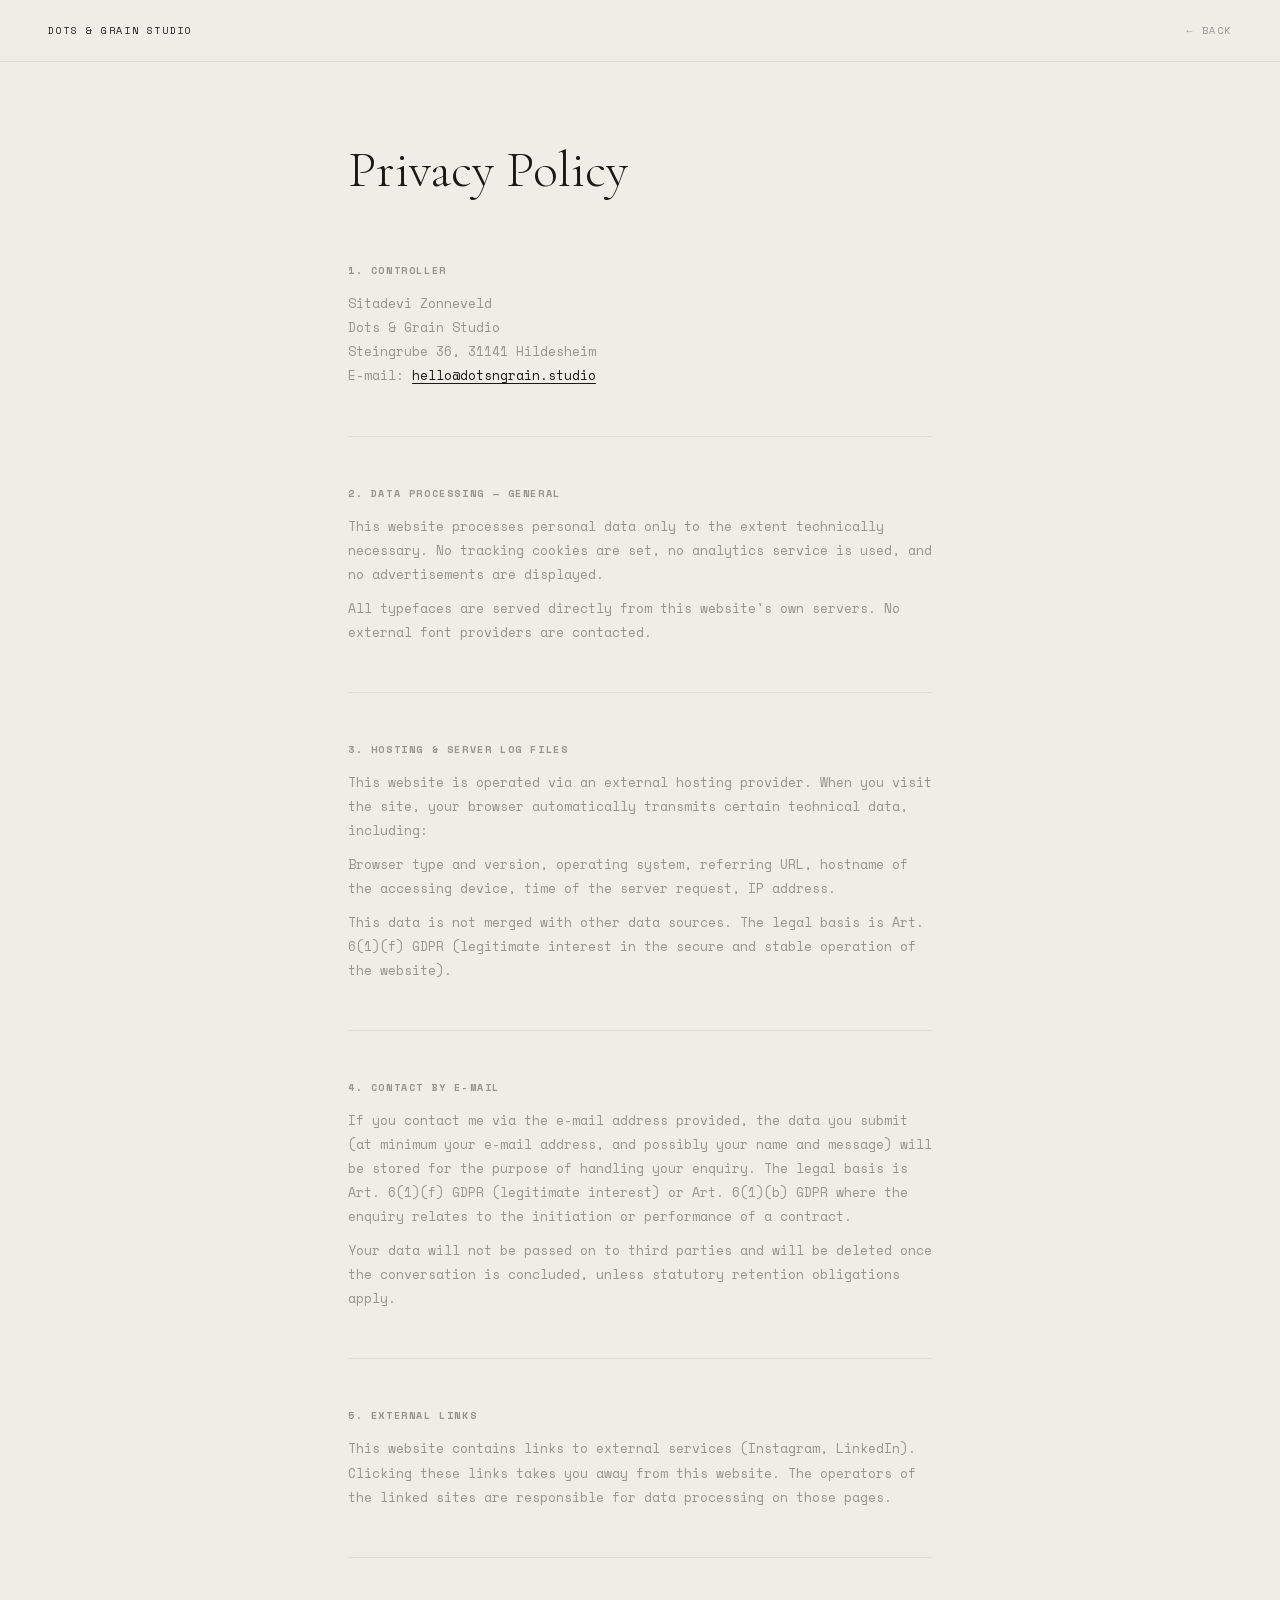
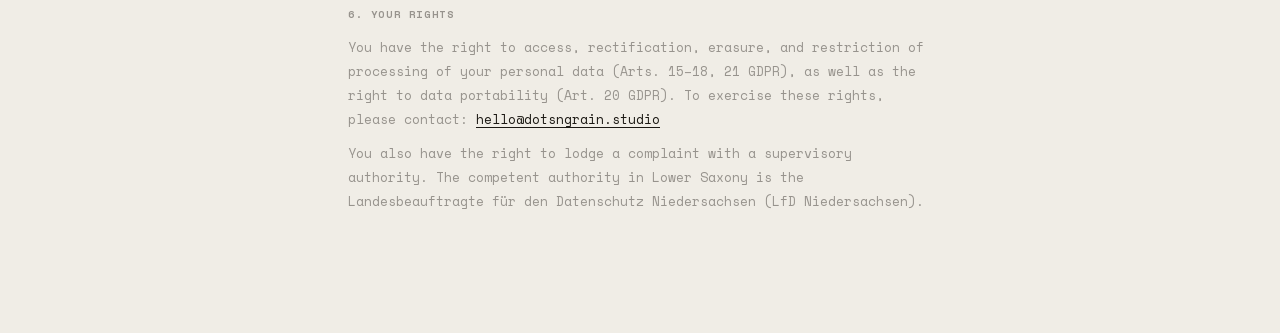
<file: datenschutz/index.html>
<!DOCTYPE html>
<html lang="en">
<head>
  <meta charset="UTF-8">
  <meta name="viewport" content="width=device-width, initial-scale=1.0">
  <title>Privacy Policy — Dots &amp; Grain Studio</title>
  <link rel="icon" type="image/svg+xml" href="../favicon.svg">
  <link rel="icon" type="image/png" href="../favicon.png">
  <link rel="stylesheet" href="../fonts.css">
  <style>
    *, *::before, *::after { box-sizing: border-box; margin: 0; padding: 0; }
    :root {
      --bg: #F0EDE6;
      --fg: #1C1914;
      --dim: rgba(28,25,20,0.42);
      --line: rgba(28,25,20,0.07);
      --f-display: 'Cormorant Garamond', Georgia, serif;
      --f-ui: 'Space Mono', monospace;
    }
    body {
      background: var(--bg);
      color: var(--fg);
      font-family: var(--f-ui);
      font-size: 13px;
      line-height: 1.7;
      -webkit-font-smoothing: antialiased;
    }
    a { color: inherit; text-decoration: none; }
    nav {
      position: sticky; top: 0; z-index: 10;
      display: flex; justify-content: space-between; align-items: center;
      padding: 22px 48px;
      background: var(--bg);
      border-bottom: 1px solid var(--line);
    }
    .nav-brand { font-size: 10px; letter-spacing: .16em; text-transform: uppercase; }
    .nav-back   { font-size: 10px; letter-spacing: .16em; text-transform: uppercase; color: var(--dim); }
    .nav-back:hover { color: var(--fg); }
    main {
      max-width: 680px;
      margin: 0 auto;
      padding: 80px 48px 120px;
    }
    h1 {
      font-family: var(--f-display);
      font-size: clamp(28px, 4vw, 52px);
      font-weight: 300;
      line-height: 1.1;
      margin-bottom: 64px;
    }
    h2 {
      font-size: 10px;
      letter-spacing: .16em;
      text-transform: uppercase;
      color: var(--dim);
      margin-top: 48px;
      margin-bottom: 12px;
    }
    p {
      line-height: 1.85;
      color: var(--dim);
      margin-bottom: 10px;
    }
    p:last-child { margin-bottom: 0; }
    a.mail { color: var(--fg); text-decoration: underline; text-underline-offset: 3px; }
    .divider {
      border: none;
      border-top: 1px solid var(--line);
      margin: 48px 0;
    }
  </style>
</head>
<body>

<nav>
  <a class="nav-brand" href="../index.html">Dots &amp; Grain Studio</a>
  <a class="nav-back" href="../index.html">← Back</a>
</nav>

<main>

  <h1>Privacy Policy</h1>

  <h2>1. Controller</h2>
  <p>
    Sitadevi Zonneveld<br>
    Dots &amp; Grain Studio<br>
    Steingrube 36, 31141 Hildesheim<br>
    E-mail: <a class="mail" href="mailto:hello@dotsngrain.studio">hello@dotsngrain.studio</a>
  </p>

  <hr class="divider">

  <h2>2. Data Processing — General</h2>
  <p>
    This website processes personal data only to the extent technically necessary. No tracking cookies are set, no analytics service is used, and no advertisements are displayed.
  </p>
  <p>
    All typefaces are served directly from this website's own servers. No external font providers are contacted.
  </p>

  <hr class="divider">

  <h2>3. Hosting &amp; Server Log Files</h2>
  <p>
    This website is operated via an external hosting provider. When you visit the site, your browser automatically transmits certain technical data, including:
  </p>
  <p>
    Browser type and version, operating system, referring URL, hostname of the accessing device, time of the server request, IP address.
  </p>
  <p>
    This data is not merged with other data sources. The legal basis is Art. 6(1)(f) GDPR (legitimate interest in the secure and stable operation of the website).
  </p>

  <hr class="divider">

  <h2>4. Contact by E-mail</h2>
  <p>
    If you contact me via the e-mail address provided, the data you submit (at minimum your e-mail address, and possibly your name and message) will be stored for the purpose of handling your enquiry. The legal basis is Art. 6(1)(f) GDPR (legitimate interest) or Art. 6(1)(b) GDPR where the enquiry relates to the initiation or performance of a contract.
  </p>
  <p>
    Your data will not be passed on to third parties and will be deleted once the conversation is concluded, unless statutory retention obligations apply.
  </p>

  <hr class="divider">

  <h2>5. External Links</h2>
  <p>
    This website contains links to external services (Instagram, LinkedIn). Clicking these links takes you away from this website. The operators of the linked sites are responsible for data processing on those pages.
  </p>

  <hr class="divider">

  <h2>6. Your Rights</h2>
  <p>
    You have the right to access, rectification, erasure, and restriction of processing of your personal data (Arts. 15–18, 21 GDPR), as well as the right to data portability (Art. 20 GDPR). To exercise these rights, please contact: <a class="mail" href="mailto:hello@dotsngrain.studio">hello@dotsngrain.studio</a>
  </p>
  <p>
    You also have the right to lodge a complaint with a supervisory authority. The competent authority in Lower Saxony is the Landesbeauftragte für den Datenschutz Niedersachsen (LfD Niedersachsen).
  </p>

</main>

</body>
</html>
</file>
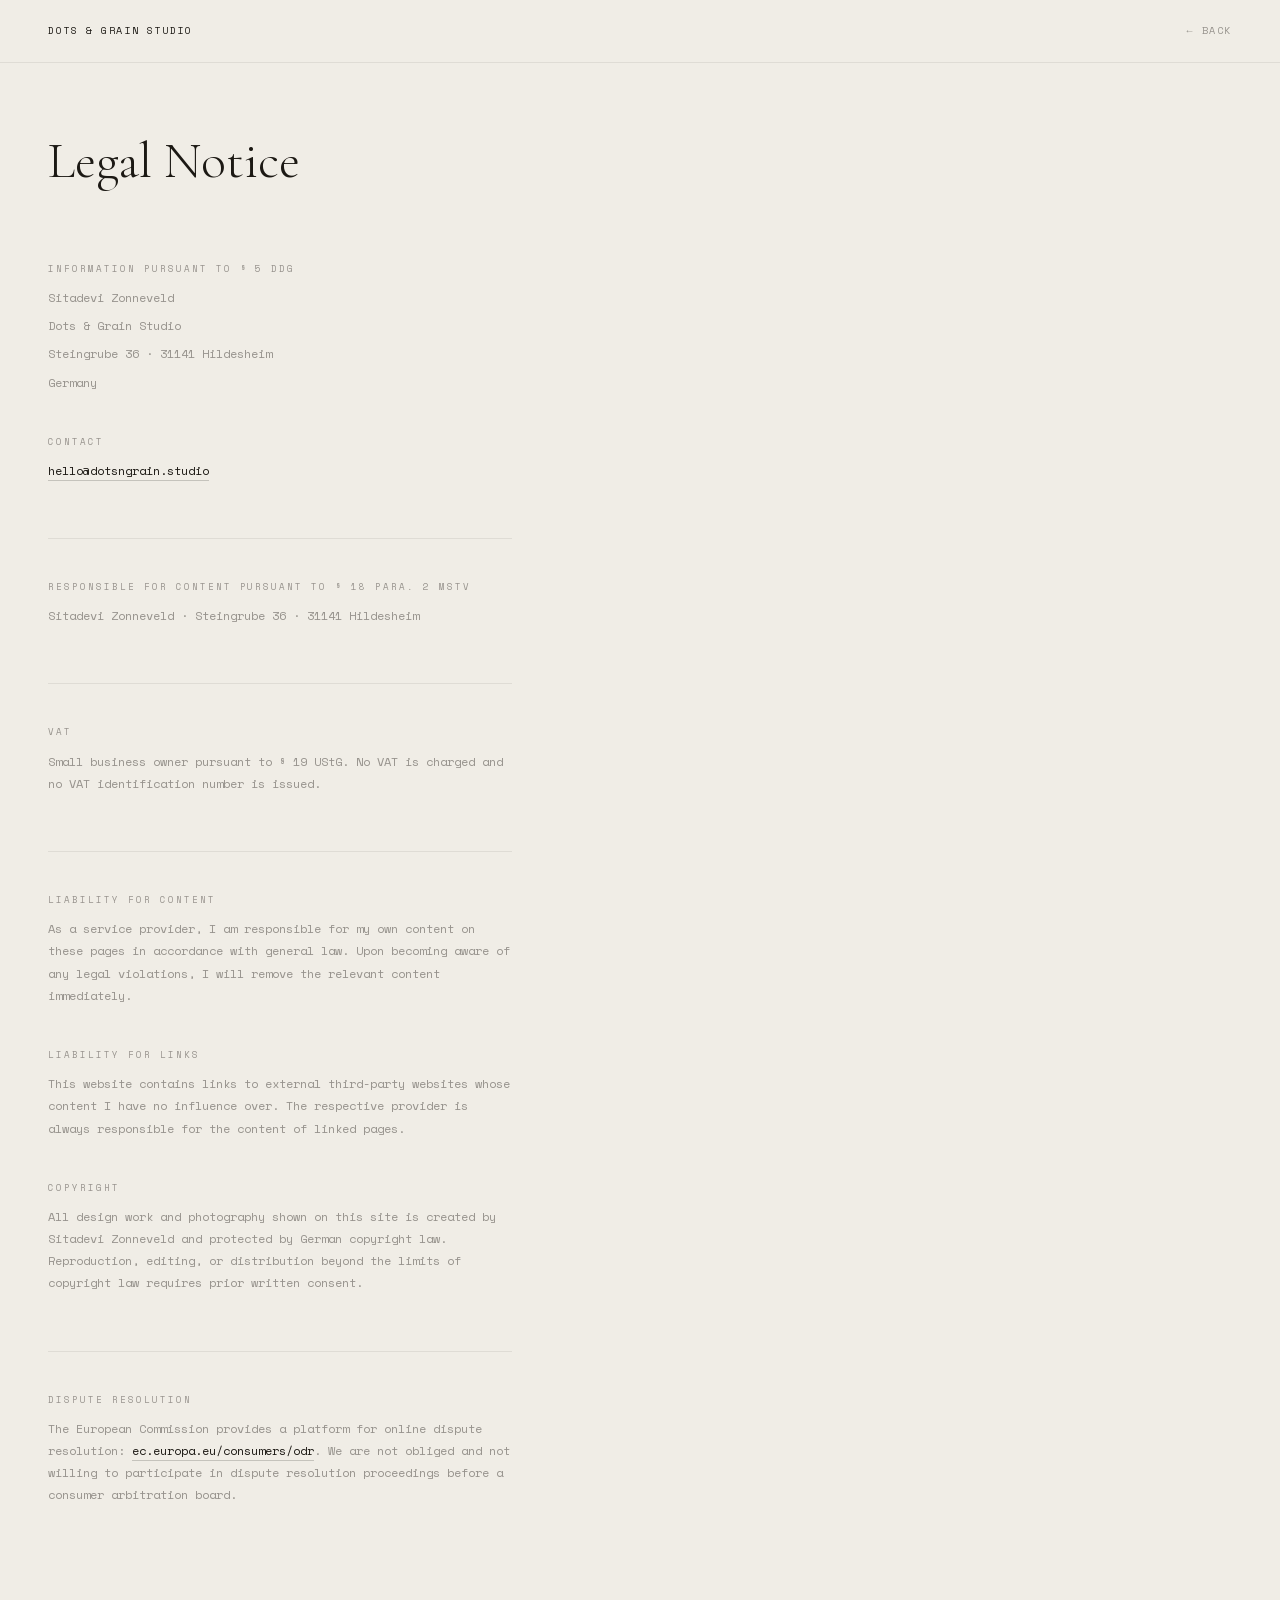
<file: impressum/index.html>
<!DOCTYPE html>
<html lang="en">
<head>
  <meta charset="UTF-8">
  <meta name="viewport" content="width=device-width, initial-scale=1.0">
  <title>Legal Notice — Dots &amp; Grain Studio</title>
  <link rel="icon" type="image/svg+xml" href="../favicon.svg">
  <link rel="icon" type="image/png" href="../favicon.png">
  <link rel="stylesheet" href="../fonts.css">
  <style>
    *, *::before, *::after { box-sizing: border-box; margin: 0; padding: 0; }
    :root {
      --bg: #F0EDE6;
      --fg: #1C1914;
      --dim: rgba(28,25,20,0.42);
      --line: rgba(28,25,20,0.08);
      --f-display: 'Cormorant Garamond', Georgia, serif;
      --f-ui: 'Space Mono', monospace;
    }
    body {
      background: var(--bg);
      color: var(--fg);
      font-family: var(--f-ui);
      font-size: 12px;
      line-height: 1.8;
      -webkit-font-smoothing: antialiased;
    }
    a { color: inherit; text-decoration: none; }
    a:hover { opacity: .6; }

    nav {
      display: flex; justify-content: space-between; align-items: center;
      padding: 22px 48px;
      border-bottom: 1px solid var(--line);
    }
    .nav-brand { font-size: 10px; letter-spacing: .16em; text-transform: uppercase; }
    .nav-back   { font-size: 10px; letter-spacing: .16em; text-transform: uppercase; color: var(--dim); }

    main {
      max-width: 560px;
      padding: 72px 48px 120px;
    }

    h1 {
      font-family: var(--f-display);
      font-size: clamp(32px, 4vw, 52px);
      font-weight: 300;
      line-height: 1.05;
      margin-bottom: 72px;
    }

    .block { margin-bottom: 40px; }
    .block:last-child { margin-bottom: 0; }

    .label {
      font-size: 9px;
      letter-spacing: .22em;
      text-transform: uppercase;
      color: var(--dim);
      display: block;
      margin-bottom: 10px;
    }

    p {
      font-size: 12px;
      line-height: 1.85;
      color: var(--dim);
    }
    p + p { margin-top: 6px; }

    a.link { color: var(--fg); border-bottom: 1px solid rgba(28,25,20,.2); padding-bottom: 1px; }

    .section-gap { margin-top: 56px; padding-top: 40px; border-top: 1px solid var(--line); }
  </style>
</head>
<body>

<nav>
  <a class="nav-brand" href="../index.html">Dots &amp; Grain Studio</a>
  <a class="nav-back" href="../index.html">← Back</a>
</nav>

<main>

  <h1>Legal Notice</h1>

  <div class="block">
    <span class="label">Information pursuant to § 5 DDG</span>
    <p>Sitadevi Zonneveld</p>
    <p>Dots &amp; Grain Studio</p>
    <p>Steingrube 36 · 31141 Hildesheim</p>
    <p>Germany</p>
  </div>

  <div class="block">
    <span class="label">Contact</span>
    <p><a class="link" href="mailto:hello@dotsngrain.studio">hello@dotsngrain.studio</a></p>
  </div>

  <div class="block section-gap">
    <span class="label">Responsible for content pursuant to § 18 para. 2 MStV</span>
    <p>Sitadevi Zonneveld · Steingrube 36 · 31141 Hildesheim</p>
  </div>

  <div class="block section-gap">
    <span class="label">VAT</span>
    <p>Small business owner pursuant to § 19 UStG. No VAT is charged and no VAT identification number is issued.</p>
  </div>

  <div class="block section-gap">
    <span class="label">Liability for content</span>
    <p>As a service provider, I am responsible for my own content on these pages in accordance with general law. Upon becoming aware of any legal violations, I will remove the relevant content immediately.</p>
  </div>

  <div class="block">
    <span class="label">Liability for links</span>
    <p>This website contains links to external third-party websites whose content I have no influence over. The respective provider is always responsible for the content of linked pages.</p>
  </div>

  <div class="block">
    <span class="label">Copyright</span>
    <p>All design work and photography shown on this site is created by Sitadevi Zonneveld and protected by German copyright law. Reproduction, editing, or distribution beyond the limits of copyright law requires prior written consent.</p>
  </div>

  <div class="block section-gap">
    <span class="label">Dispute resolution</span>
    <p>The European Commission provides a platform for online dispute resolution: <a class="link" href="https://ec.europa.eu/consumers/odr" target="_blank" rel="noopener">ec.europa.eu/consumers/odr</a>. We are not obliged and not willing to participate in dispute resolution proceedings before a consumer arbitration board.</p>
  </div>

</main>

</body>
</html>
</file>
<file: fonts.css>
/* Self-hosted fonts — no external requests */

/* latin-ext */
@font-face {
  font-family: 'Cormorant Garamond';
  font-style: italic;
  font-weight: 300;
  font-display: swap;
  src: url('fonts/CormorantGaramond-300-italic-latin-ext.woff2') format('woff2');
  unicode-range: U+0100-02BA, U+02BD-02C5, U+02C7-02CC, U+02CE-02D7, U+02DD-02FF, U+0304, U+0308, U+0329, U+1D00-1DBF, U+1E00-1E9F, U+1EF2-1EFF, U+2020, U+20A0-20AB, U+20AD-20C0, U+2113, U+2C60-2C7F, U+A720-A7FF;
}

/* latin */
@font-face {
  font-family: 'Cormorant Garamond';
  font-style: italic;
  font-weight: 300;
  font-display: swap;
  src: url('fonts/CormorantGaramond-300-italic-latin.woff2') format('woff2');
  unicode-range: U+0000-00FF, U+0131, U+0152-0153, U+02BB-02BC, U+02C6, U+02DA, U+02DC, U+0304, U+0308, U+0329, U+2000-206F, U+20AC, U+2122, U+2191, U+2193, U+2212, U+2215, U+FEFF, U+FFFD;
}

/* latin-ext */
@font-face {
  font-family: 'Cormorant Garamond';
  font-style: italic;
  font-weight: 400;
  font-display: swap;
  src: url('fonts/CormorantGaramond-400-italic-latin-ext.woff2') format('woff2');
  unicode-range: U+0100-02BA, U+02BD-02C5, U+02C7-02CC, U+02CE-02D7, U+02DD-02FF, U+0304, U+0308, U+0329, U+1D00-1DBF, U+1E00-1E9F, U+1EF2-1EFF, U+2020, U+20A0-20AB, U+20AD-20C0, U+2113, U+2C60-2C7F, U+A720-A7FF;
}

/* latin */
@font-face {
  font-family: 'Cormorant Garamond';
  font-style: italic;
  font-weight: 400;
  font-display: swap;
  src: url('fonts/CormorantGaramond-400-italic-latin.woff2') format('woff2');
  unicode-range: U+0000-00FF, U+0131, U+0152-0153, U+02BB-02BC, U+02C6, U+02DA, U+02DC, U+0304, U+0308, U+0329, U+2000-206F, U+20AC, U+2122, U+2191, U+2193, U+2212, U+2215, U+FEFF, U+FFFD;
}

/* latin-ext */
@font-face {
  font-family: 'Cormorant Garamond';
  font-style: normal;
  font-weight: 300;
  font-display: swap;
  src: url('fonts/CormorantGaramond-300-normal-latin-ext.woff2') format('woff2');
  unicode-range: U+0100-02BA, U+02BD-02C5, U+02C7-02CC, U+02CE-02D7, U+02DD-02FF, U+0304, U+0308, U+0329, U+1D00-1DBF, U+1E00-1E9F, U+1EF2-1EFF, U+2020, U+20A0-20AB, U+20AD-20C0, U+2113, U+2C60-2C7F, U+A720-A7FF;
}

/* latin */
@font-face {
  font-family: 'Cormorant Garamond';
  font-style: normal;
  font-weight: 300;
  font-display: swap;
  src: url('fonts/CormorantGaramond-300-normal-latin.woff2') format('woff2');
  unicode-range: U+0000-00FF, U+0131, U+0152-0153, U+02BB-02BC, U+02C6, U+02DA, U+02DC, U+0304, U+0308, U+0329, U+2000-206F, U+20AC, U+2122, U+2191, U+2193, U+2212, U+2215, U+FEFF, U+FFFD;
}

/* latin-ext */
@font-face {
  font-family: 'Cormorant Garamond';
  font-style: normal;
  font-weight: 400;
  font-display: swap;
  src: url('fonts/CormorantGaramond-400-normal-latin-ext.woff2') format('woff2');
  unicode-range: U+0100-02BA, U+02BD-02C5, U+02C7-02CC, U+02CE-02D7, U+02DD-02FF, U+0304, U+0308, U+0329, U+1D00-1DBF, U+1E00-1E9F, U+1EF2-1EFF, U+2020, U+20A0-20AB, U+20AD-20C0, U+2113, U+2C60-2C7F, U+A720-A7FF;
}

/* latin */
@font-face {
  font-family: 'Cormorant Garamond';
  font-style: normal;
  font-weight: 400;
  font-display: swap;
  src: url('fonts/CormorantGaramond-400-normal-latin.woff2') format('woff2');
  unicode-range: U+0000-00FF, U+0131, U+0152-0153, U+02BB-02BC, U+02C6, U+02DA, U+02DC, U+0304, U+0308, U+0329, U+2000-206F, U+20AC, U+2122, U+2191, U+2193, U+2212, U+2215, U+FEFF, U+FFFD;
}

/* latin-ext */
@font-face {
  font-family: 'Space Mono';
  font-style: italic;
  font-weight: 400;
  font-display: swap;
  src: url('fonts/SpaceMono-400-italic-latin-ext.woff2') format('woff2');
  unicode-range: U+0100-02BA, U+02BD-02C5, U+02C7-02CC, U+02CE-02D7, U+02DD-02FF, U+0304, U+0308, U+0329, U+1D00-1DBF, U+1E00-1E9F, U+1EF2-1EFF, U+2020, U+20A0-20AB, U+20AD-20C0, U+2113, U+2C60-2C7F, U+A720-A7FF;
}

/* latin */
@font-face {
  font-family: 'Space Mono';
  font-style: italic;
  font-weight: 400;
  font-display: swap;
  src: url('fonts/SpaceMono-400-italic-latin.woff2') format('woff2');
  unicode-range: U+0000-00FF, U+0131, U+0152-0153, U+02BB-02BC, U+02C6, U+02DA, U+02DC, U+0304, U+0308, U+0329, U+2000-206F, U+20AC, U+2122, U+2191, U+2193, U+2212, U+2215, U+FEFF, U+FFFD;
}

/* latin-ext */
@font-face {
  font-family: 'Space Mono';
  font-style: normal;
  font-weight: 400;
  font-display: swap;
  src: url('fonts/SpaceMono-400-normal-latin-ext.woff2') format('woff2');
  unicode-range: U+0100-02BA, U+02BD-02C5, U+02C7-02CC, U+02CE-02D7, U+02DD-02FF, U+0304, U+0308, U+0329, U+1D00-1DBF, U+1E00-1E9F, U+1EF2-1EFF, U+2020, U+20A0-20AB, U+20AD-20C0, U+2113, U+2C60-2C7F, U+A720-A7FF;
}

/* latin */
@font-face {
  font-family: 'Space Mono';
  font-style: normal;
  font-weight: 400;
  font-display: swap;
  src: url('fonts/SpaceMono-400-normal-latin.woff2') format('woff2');
  unicode-range: U+0000-00FF, U+0131, U+0152-0153, U+02BB-02BC, U+02C6, U+02DA, U+02DC, U+0304, U+0308, U+0329, U+2000-206F, U+20AC, U+2122, U+2191, U+2193, U+2212, U+2215, U+FEFF, U+FFFD;
}

/* latin-ext */
@font-face {
  font-family: 'Space Mono';
  font-style: normal;
  font-weight: 700;
  font-display: swap;
  src: url('fonts/SpaceMono-700-normal-latin-ext.woff2') format('woff2');
  unicode-range: U+0100-02BA, U+02BD-02C5, U+02C7-02CC, U+02CE-02D7, U+02DD-02FF, U+0304, U+0308, U+0329, U+1D00-1DBF, U+1E00-1E9F, U+1EF2-1EFF, U+2020, U+20A0-20AB, U+20AD-20C0, U+2113, U+2C60-2C7F, U+A720-A7FF;
}

/* latin */
@font-face {
  font-family: 'Space Mono';
  font-style: normal;
  font-weight: 700;
  font-display: swap;
  src: url('fonts/SpaceMono-700-normal-latin.woff2') format('woff2');
  unicode-range: U+0000-00FF, U+0131, U+0152-0153, U+02BB-02BC, U+02C6, U+02DA, U+02DC, U+0304, U+0308, U+0329, U+2000-206F, U+20AC, U+2122, U+2191, U+2193, U+2212, U+2215, U+FEFF, U+FFFD;
}

/* latin-ext */
@font-face {
  font-family: 'Spectral';
  font-style: italic;
  font-weight: 300;
  font-display: swap;
  src: url('fonts/Spectral-300-italic-latin-ext.woff2') format('woff2');
  unicode-range: U+0100-02BA, U+02BD-02C5, U+02C7-02CC, U+02CE-02D7, U+02DD-02FF, U+0304, U+0308, U+0329, U+1D00-1DBF, U+1E00-1E9F, U+1EF2-1EFF, U+2020, U+20A0-20AB, U+20AD-20C0, U+2113, U+2C60-2C7F, U+A720-A7FF;
}

/* latin */
@font-face {
  font-family: 'Spectral';
  font-style: italic;
  font-weight: 300;
  font-display: swap;
  src: url('fonts/Spectral-300-italic-latin.woff2') format('woff2');
  unicode-range: U+0000-00FF, U+0131, U+0152-0153, U+02BB-02BC, U+02C6, U+02DA, U+02DC, U+0304, U+0308, U+0329, U+2000-206F, U+20AC, U+2122, U+2191, U+2193, U+2212, U+2215, U+FEFF, U+FFFD;
}

/* latin-ext */
@font-face {
  font-family: 'Spectral';
  font-style: italic;
  font-weight: 400;
  font-display: swap;
  src: url('fonts/Spectral-400-italic-latin-ext.woff2') format('woff2');
  unicode-range: U+0100-02BA, U+02BD-02C5, U+02C7-02CC, U+02CE-02D7, U+02DD-02FF, U+0304, U+0308, U+0329, U+1D00-1DBF, U+1E00-1E9F, U+1EF2-1EFF, U+2020, U+20A0-20AB, U+20AD-20C0, U+2113, U+2C60-2C7F, U+A720-A7FF;
}

/* latin */
@font-face {
  font-family: 'Spectral';
  font-style: italic;
  font-weight: 400;
  font-display: swap;
  src: url('fonts/Spectral-400-italic-latin.woff2') format('woff2');
  unicode-range: U+0000-00FF, U+0131, U+0152-0153, U+02BB-02BC, U+02C6, U+02DA, U+02DC, U+0304, U+0308, U+0329, U+2000-206F, U+20AC, U+2122, U+2191, U+2193, U+2212, U+2215, U+FEFF, U+FFFD;
}

/* latin-ext */
@font-face {
  font-family: 'Spectral';
  font-style: normal;
  font-weight: 300;
  font-display: swap;
  src: url('fonts/Spectral-300-normal-latin-ext.woff2') format('woff2');
  unicode-range: U+0100-02BA, U+02BD-02C5, U+02C7-02CC, U+02CE-02D7, U+02DD-02FF, U+0304, U+0308, U+0329, U+1D00-1DBF, U+1E00-1E9F, U+1EF2-1EFF, U+2020, U+20A0-20AB, U+20AD-20C0, U+2113, U+2C60-2C7F, U+A720-A7FF;
}

/* latin */
@font-face {
  font-family: 'Spectral';
  font-style: normal;
  font-weight: 300;
  font-display: swap;
  src: url('fonts/Spectral-300-normal-latin.woff2') format('woff2');
  unicode-range: U+0000-00FF, U+0131, U+0152-0153, U+02BB-02BC, U+02C6, U+02DA, U+02DC, U+0304, U+0308, U+0329, U+2000-206F, U+20AC, U+2122, U+2191, U+2193, U+2212, U+2215, U+FEFF, U+FFFD;
}

/* latin-ext */
@font-face {
  font-family: 'Spectral';
  font-style: normal;
  font-weight: 400;
  font-display: swap;
  src: url('fonts/Spectral-400-normal-latin-ext.woff2') format('woff2');
  unicode-range: U+0100-02BA, U+02BD-02C5, U+02C7-02CC, U+02CE-02D7, U+02DD-02FF, U+0304, U+0308, U+0329, U+1D00-1DBF, U+1E00-1E9F, U+1EF2-1EFF, U+2020, U+20A0-20AB, U+20AD-20C0, U+2113, U+2C60-2C7F, U+A720-A7FF;
}

/* latin */
@font-face {
  font-family: 'Spectral';
  font-style: normal;
  font-weight: 400;
  font-display: swap;
  src: url('fonts/Spectral-400-normal-latin.woff2') format('woff2');
  unicode-range: U+0000-00FF, U+0131, U+0152-0153, U+02BB-02BC, U+02C6, U+02DA, U+02DC, U+0304, U+0308, U+0329, U+2000-206F, U+20AC, U+2122, U+2191, U+2193, U+2212, U+2215, U+FEFF, U+FFFD;
}
</file>
<file: project.css>
:root {
  --bg: #F0EDE6;
  --fg: #0D0D0D;
  --dim: rgba(13,13,13,0.42);
  --line: rgba(13,13,13,0.07);
  --f-display: 'Cormorant Garamond', Georgia, serif;
  --f-ui: 'Space Mono', monospace;
  --g: clamp(20px, 5vw, 80px);
}
*, *::before, *::after { box-sizing: border-box; margin: 0; padding: 0; }
html { scroll-behavior: smooth; }
body {
  background: var(--bg);
  color: var(--fg);
  font-family: var(--f-ui);
  font-size: 12px;
  -webkit-font-smoothing: antialiased;
  overflow-x: hidden;
}
img, video { display: block; width: 100%; height: auto; object-fit: cover; }
a { color: inherit; text-decoration: none; }

/* NAV */
.pnav {
  position: fixed; top: 0; left: 0; right: 0; z-index: 100;
  display: flex; justify-content: space-between; align-items: center;
  padding: 22px var(--g);
  background: var(--bg);
  border-bottom: 1px solid var(--line);
}
.pnav-brand {
  font-size: 10px; letter-spacing: .16em; text-transform: uppercase; color: var(--fg);
}
.pnav-back {
  font-size: 10px; letter-spacing: .16em; text-transform: uppercase;
  color: var(--dim); transition: color .25s;
}
.pnav-back:hover { color: var(--fg); }

/* HERO */
.phero {
  padding: 100px var(--g) 64px;
  border-bottom: 1px solid var(--line);
}
.phero-num { display: none; }
.phero-title {
  font-family: var(--f-display);
  font-size: clamp(26px, 4.25vw, 65px);
  font-weight: 400; line-height: 0.95;
  letter-spacing: -.015em; margin-bottom: 36px;
}
.phero-tags {
  display: flex; flex-wrap: wrap; gap: 8px; margin-bottom: 48px;
}
.phero-tag {
  font-size: 10px; letter-spacing: .16em; text-transform: uppercase;
  color: var(--dim); border: 1px solid var(--line); padding: 5px 12px;
}
.phero-meta {
  display: flex; gap: 40px; flex-wrap: wrap;
}
.phero-meta span {
  font-size: 10px; letter-spacing: .1em; color: var(--dim);
}

/* STATEMENT */
.pstatement {
  padding: 72px var(--g) 64px;
}
.pstatement p {
  font-family: var(--f-display);
  font-size: clamp(22px, 3.2vw, 46px);
  font-weight: 300; font-style: italic; line-height: 1.35;
  max-width: 600px;
}

/* LAYOUT HELPERS */
.psection { padding: 0 var(--g); margin-bottom: 4px; }
.pspace-xs { height: 24px; }
.pspace-sm { height: 48px; }
.pspace-md { height: 80px; }
.pspace-lg { height: 120px; }
.pspace-xl { height: 180px; }

/* IMAGE ROWS */
.prow { display: flex; gap: 16px; align-items: flex-start; max-width: 36%; margin-left: auto; margin-right: auto; }
.prow.prow-lg { max-width: 56%; }

/* Equal-height pairs: force 5:3 box via padding trick, image fills via absolute */
.prow-equal-h .pimg {
  overflow: hidden;
  position: relative;
}
.prow-equal-h .pimg::before {
  content: '';
  display: block;
  padding-bottom: 60%; /* 3/5 = 60% → 5:3 landscape ratio */
}
.prow-equal-h .pimg img {
  position: absolute;
  inset: 0;
  width: 100%;
  height: 100%;
  object-fit: cover;
  object-position: center;
}
.prow + .prow { margin-top: 16px; }

/* Image width classes */
.pw-full { width: 100%; flex-shrink: 0; }
.pw-72   { width: 72%;  flex-shrink: 0; }
.pw-70   { width: 70%;  flex-shrink: 0; }
.pw-65   { width: 65%;  flex-shrink: 0; }
.pw-60   { width: 60%;  flex-shrink: 0; }
.pw-55   { width: 55%;  flex-shrink: 0; }
.pw-50   { width: 50%;  flex-shrink: 0; }
.pw-45   { width: 45%;  flex-shrink: 0; }
.pw-40   { width: 40%;  flex-shrink: 0; }
.pw-35   { width: 35%;  flex-shrink: 0; }
.pw-30   { width: 30%;  flex-shrink: 0; }
.pw-25   { width: 25%;  flex-shrink: 0; }
.pw-grow { flex: 1 1 0; min-width: 0; }

/* Center offset (push image to right) */
.ml-auto { margin-left: auto; }
.ml-10   { margin-left: 10%; }
.ml-15   { margin-left: 15%; }
.ml-20   { margin-left: 20%; }
.ml-25   { margin-left: 25%; }
.ml-30   { margin-left: 30%; }

/* Align image to right edge */
.mr-auto { margin-right: auto; }

/* Contained single image — never crop, show full natural ratio */
.pimg { overflow: visible; }
.pimg img { width: 100%; height: auto; display: block; }

/* VIDEO */
.pvideo { position: relative; }
.pvideo video { width: 100%; height: auto; display: block; }

/* TEXT + IMAGE SIDE BY SIDE */
.prow-textimg {
  display: flex;
  gap: 56px;
  align-items: flex-start;
  max-width: 70%;
  margin: 0 auto;
  padding: 72px var(--g);
}
.prow-textimg .ptext { padding: 0; flex: 0 0 42%; max-width: none; margin: 0; }
.prow-textimg .ptext-inner { max-width: none; }
.prow-textimg .pimg { flex: 1; min-width: 0; }
.prow-textimg .pimg img { width: 100%; height: auto; display: block; }
.prow-textimg .ppoem { padding: 0; flex: 0 0 50%; max-width: none; margin: 0; }
.prow-textimg .ppoem p { max-width: none; }
@media (max-width: 720px) {
  .prow-textimg { flex-direction: column; max-width: 100%; padding: 48px var(--g); }
  .prow-textimg .ptext { flex: none; }
}

/* TEXT BLOCKS */
.ptext {
  padding: 56px var(--g);
  max-width: 52%;
  margin-left: auto;
  margin-right: auto;
}
.ptext-inner { max-width: 460px; margin-left: 0; margin-right: auto; }
.ptext-inner.right { margin-left: auto; margin-right: 0; }
.ptext-inner.center { margin: 0 auto; }
.ptext h2 {
  font-family: var(--f-display);
  font-size: clamp(22px, 2.2vw, 32px);
  font-weight: 400; letter-spacing: -.01em; margin-bottom: 20px;
}
.ptext p {
  font-size: 13px; line-height: 1.85; color: var(--dim); margin-bottom: 14px;
  text-align: justify;
  hyphens: auto; -webkit-hyphens: auto;
  hyphenate-limit-chars: 6 3 3;
  -webkit-hyphenate-limit-before: 3;
  -webkit-hyphenate-limit-after: 3;
  orphans: 3; widows: 3;
  overflow-wrap: break-word;
}
.ptext p:last-child { margin-bottom: 0; }
.ptext .label {
  font-size: 10px; letter-spacing: .16em; text-transform: uppercase;
  color: var(--dim); margin-bottom: 16px; display: block;
}

/* SECTION DIVIDER */
.pdivider {
  padding: 0 var(--g);
  display: flex; align-items: center; gap: 20px;
  margin: 80px 0 48px;
}
.pdivider::before { content: ''; flex: 1; height: 1px; background: var(--line); }
.pdivider::after  { content: ''; width: 32px; height: 1px; background: var(--line); }
.pdivider span {
  font-size: 10px; letter-spacing: .16em; text-transform: uppercase;
  color: var(--dim); white-space: nowrap;
}

/* PRESS QUOTE */
.pquote {
  padding: 0 var(--g); margin: 72px 0;
}
.pquote blockquote {
  font-family: var(--f-display);
  font-size: clamp(20px, 2.5vw, 34px);
  font-style: italic; font-weight: 300; line-height: 1.45;
  border-left: 2px solid var(--fg); padding-left: 28px;
  max-width: 760px; margin-bottom: 14px;
}
.pquote cite {
  font-size: 10px; letter-spacing: .14em; text-transform: uppercase;
  color: var(--dim); padding-left: 30px; font-style: normal;
}

/* POEM */
.ppoem {
  padding: 56px var(--g);
  max-width: 52%;
  margin-left: auto;
  margin-right: auto;
}
.ppoem p {
  font-family: var(--f-display);
  font-size: clamp(14px, 1.6vw, 20px);
  font-weight: 300; font-style: italic;
  line-height: 2; color: var(--dim); max-width: 480px; text-align: left;
}

/* ARTIST LIST */
.partists {
  padding: 0 var(--g); margin: 48px 0;
}
.partists ul { list-style: none; }
.partists li {
  font-family: var(--f-display);
  font-size: clamp(18px, 2vw, 26px);
  font-weight: 300;
  padding: 14px 0;
  border-bottom: 1px solid var(--line);
  color: var(--dim);
  transition: color .2s;
}
.partists li:first-child { border-top: 1px solid var(--line); }
.partists li:hover { color: var(--fg); }

/* CREDITS */
.pcredits {
  border-top: 1px solid var(--line);
  padding: 64px var(--g);
  display: grid;
  grid-template-columns: repeat(auto-fill, minmax(180px, 1fr));
  gap: 36px 64px;
}
.pcredits dt {
  font-size: 10px; letter-spacing: .16em; text-transform: uppercase;
  color: var(--dim); margin-bottom: 8px;
}
.pcredits dd {
  font-family: var(--f-display);
  font-size: 18px; font-weight: 400; color: var(--fg); line-height: 1.4;
}

/* BOTTOM NAV */
.pbottomnav {
  border-top: 1px solid var(--line);
  display: grid; grid-template-columns: 1fr 1fr 1fr;
  align-items: center; padding: 28px var(--g);
}
.pbottomnav a {
  font-size: 10px; letter-spacing: .14em; text-transform: uppercase;
  color: var(--dim); transition: color .25s;
}
.pbottomnav a:hover { color: var(--fg); }
.pbottomnav .pbn-home { text-align: center; }
.pbottomnav .pbn-next { text-align: right; }

/* CROP — hides baked-in black bars */
.pvideo-crop { overflow: hidden; }
.pvideo-crop video { width: 100%; height: 100%; object-fit: cover; object-position: center; }

/* SOUND TOGGLE */
.pvideo-sound {
  position: absolute;
  bottom: 12px; right: 12px;
  z-index: 10;
  display: inline-flex; align-items: center; gap: 6px;
  background: rgba(13,13,13,0.42);
  backdrop-filter: blur(12px); -webkit-backdrop-filter: blur(12px);
  border: 0.5px solid rgba(240,237,230,0.18);
  color: rgba(240,237,230,0.7);
  font-family: var(--f-ui); font-size: 8px;
  letter-spacing: .18em; text-transform: uppercase;
  padding: 7px 12px; cursor: pointer;
  opacity: 0;
  transition: opacity .25s, background .25s, color .25s;
}
.pvideo:hover .pvideo-sound { opacity: 1; }
.pvideo-sound:hover { background: rgba(13,13,13,0.65); color: rgba(240,237,230,1); }
.pvideo-sound--on { border-color: rgba(240,237,230,0.35); color: rgba(240,237,230,0.9); }

/* SCROLL REVEAL */
.reveal {
  opacity: 0;
  transform: translateY(24px);
  transition: opacity .8s ease, transform .8s ease;
}
.reveal.on { opacity: 1; transform: none; }

/* VIEW TRANSITIONS */
@view-transition { navigation: auto; }
@media (prefers-reduced-motion: no-preference) {
  ::view-transition-old(root) {
    animation: vt-out 0.32s cubic-bezier(.22,1,.36,1) both;
  }
  ::view-transition-new(root) {
    animation: vt-in 0.48s cubic-bezier(.22,1,.36,1) both;
  }
  @keyframes vt-out { to   { opacity: 0; transform: translateY(-10px) scale(0.98); } }
  @keyframes vt-in  { from { opacity: 0; transform: translateY(14px); } }
}

/* MOBILE */
@media (max-width: 720px) {
  .prow { flex-wrap: wrap; }
  .prow > * { width: 100% !important; flex: none; margin-left: 0 !important; }
  .phero-num { font-size: 64px; }
  .phero-title { font-size: 48px; }
  .ptext-inner.right { margin-left: 0; }
  .pbottomnav { display: flex; justify-content: space-between; }
  .pbn-home { display: none; }
}
</file>
